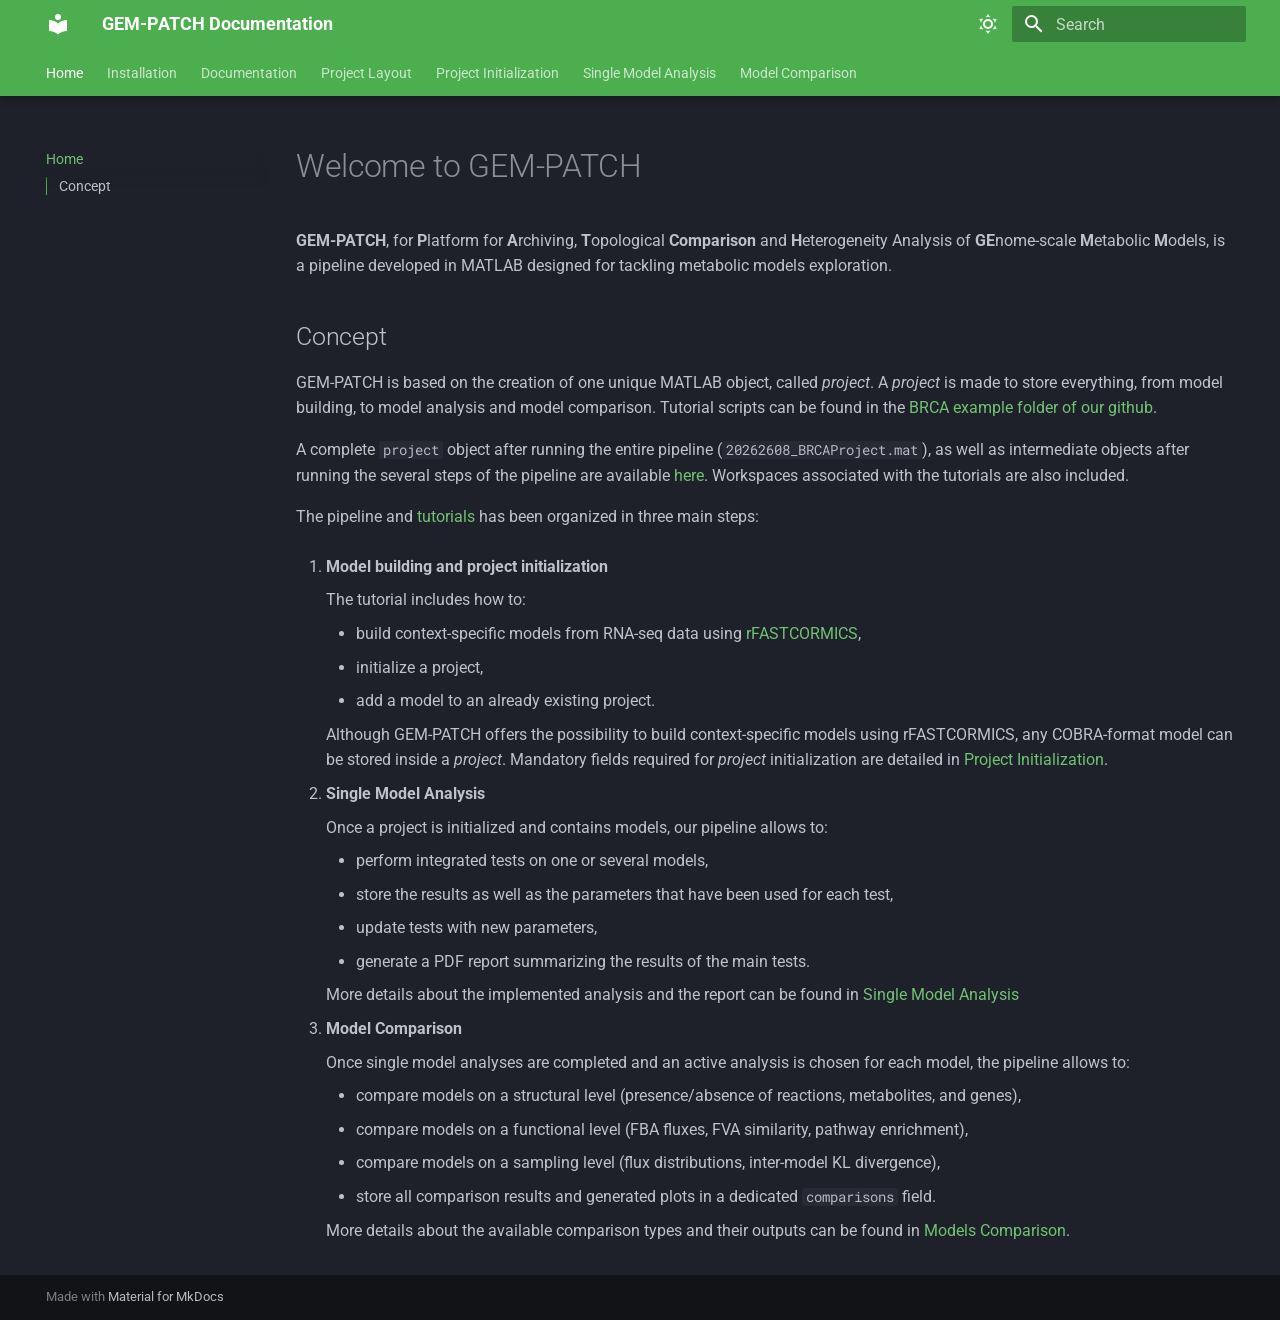
<file: index.html>
<!doctype html>
<html lang="en" class="no-js">
  <head>
    
      <meta charset="utf-8">
      <meta name="viewport" content="width=device-width,initial-scale=1">
      
      
      
        <link rel="canonical" href="https://sysbiolux.github.io/analysisPipelineLVT/">
      
      
      
        <link rel="next" href="installation/">
      
      
        
      
      
      <link rel="icon" href="assets/images/favicon.png">
      <meta name="generator" content="mkdocs-1.6.1, mkdocs-material-9.7.7">
    
    
      
        <title>GEM-PATCH Documentation</title>
      
    
    
      <link rel="stylesheet" href="assets/stylesheets/main.ec1eaa64.min.css">
      
        
        <link rel="stylesheet" href="assets/stylesheets/palette.ab4e12ef.min.css">
      
      


    
    
      
    
    
      
        
        
        <link rel="preconnect" href="https://fonts.gstatic.com" crossorigin>
        <link rel="stylesheet" href="https://fonts.googleapis.com/css?family=Roboto:300,300i,400,400i,700,700i%7CRoboto+Mono:400,400i,700,700i&display=fallback">
        <style>:root{--md-text-font:"Roboto";--md-code-font:"Roboto Mono"}</style>
      
    
    
      <link rel="stylesheet" href="assets/_mkdocstrings.css">
    
    <script>__md_scope=new URL(".",location),__md_hash=e=>[...e].reduce(((e,_)=>(e<<5)-e+_.charCodeAt(0)),0),__md_get=(e,_=localStorage,t=__md_scope)=>JSON.parse(_.getItem(t.pathname+"."+e)),__md_set=(e,_,t=localStorage,a=__md_scope)=>{try{t.setItem(a.pathname+"."+e,JSON.stringify(_))}catch(e){}}</script>
    
      

    
    
  </head>
  
  
    
    
      
    
    
    
    
    <body dir="ltr" data-md-color-scheme="slate" data-md-color-primary="green" data-md-color-accent="deep-purple">
  
    
    <input class="md-toggle" data-md-toggle="drawer" type="checkbox" id="__drawer" autocomplete="off">
    <input class="md-toggle" data-md-toggle="search" type="checkbox" id="__search" autocomplete="off">
    <label class="md-overlay" for="__drawer"></label>
    <div data-md-component="skip">
      
        
        <a href="#welcome-to-gem-patch" class="md-skip">
          Skip to content
        </a>
      
    </div>
    <div data-md-component="announce">
      
    </div>
    
    
      

  

<header class="md-header md-header--shadow md-header--lifted" data-md-component="header">
  <nav class="md-header__inner md-grid" aria-label="Header">
    <a href="." title="GEM-PATCH Documentation" class="md-header__button md-logo" aria-label="GEM-PATCH Documentation" data-md-component="logo">
      
  
  <svg xmlns="http://www.w3.org/2000/svg" viewBox="0 0 24 24"><path d="M12 8a3 3 0 0 0 3-3 3 3 0 0 0-3-3 3 3 0 0 0-3 3 3 3 0 0 0 3 3m0 3.54C9.64 9.35 6.5 8 3 8v11c3.5 0 6.64 1.35 9 3.54 2.36-2.19 5.5-3.54 9-3.54V8c-3.5 0-6.64 1.35-9 3.54"/></svg>

    </a>
    <label class="md-header__button md-icon" for="__drawer">
      
      <svg xmlns="http://www.w3.org/2000/svg" viewBox="0 0 24 24"><path d="M3 6h18v2H3zm0 5h18v2H3zm0 5h18v2H3z"/></svg>
    </label>
    <div class="md-header__title" data-md-component="header-title">
      <div class="md-header__ellipsis">
        <div class="md-header__topic">
          <span class="md-ellipsis">
            GEM-PATCH Documentation
          </span>
        </div>
        <div class="md-header__topic" data-md-component="header-topic">
          <span class="md-ellipsis">
            
              Home
            
          </span>
        </div>
      </div>
    </div>
    
      
        <form class="md-header__option" data-md-component="palette">
  
    
    
    
    <input class="md-option" data-md-color-media="" data-md-color-scheme="slate" data-md-color-primary="green" data-md-color-accent="deep-purple"  aria-label="Dark mode"  type="radio" name="__palette" id="__palette_0">
    
      <label class="md-header__button md-icon" title="Dark mode" for="__palette_1" hidden>
        <svg xmlns="http://www.w3.org/2000/svg" viewBox="0 0 24 24"><path d="M12 7a5 5 0 0 1 5 5 5 5 0 0 1-5 5 5 5 0 0 1-5-5 5 5 0 0 1 5-5m0 2a3 3 0 0 0-3 3 3 3 0 0 0 3 3 3 3 0 0 0 3-3 3 3 0 0 0-3-3m0-7 2.39 3.42C13.65 5.15 12.84 5 12 5s-1.65.15-2.39.42zM3.34 7l4.16-.35A7.2 7.2 0 0 0 5.94 8.5c-.44.74-.69 1.5-.83 2.29zm.02 10 1.76-3.77a7.131 7.131 0 0 0 2.38 4.14zM20.65 7l-1.77 3.79a7.02 7.02 0 0 0-2.38-4.15zm-.01 10-4.14.36c.59-.51 1.12-1.14 1.54-1.86.42-.73.69-1.5.83-2.29zM12 22l-2.41-3.44c.74.27 1.55.44 2.41.44.82 0 1.63-.17 2.37-.44z"/></svg>
      </label>
    
  
    
    
    
    <input class="md-option" data-md-color-media="" data-md-color-scheme="default" data-md-color-primary="indigo" data-md-color-accent="deep-orange"  aria-label="Light mode"  type="radio" name="__palette" id="__palette_1">
    
      <label class="md-header__button md-icon" title="Light mode" for="__palette_0" hidden>
        <svg xmlns="http://www.w3.org/2000/svg" viewBox="0 0 24 24"><path d="m17.75 4.09-2.53 1.94.91 3.06-2.63-1.81-2.63 1.81.91-3.06-2.53-1.94L12.44 4l1.06-3 1.06 3zm3.5 6.91-1.64 1.25.59 1.98-1.7-1.17-1.7 1.17.59-1.98L15.75 11l2.06-.05L18.5 9l.69 1.95zm-2.28 4.95c.83-.08 1.72 1.1 1.19 1.85-.32.45-.66.87-1.08 1.27C15.17 23 8.84 23 4.94 19.07c-3.91-3.9-3.91-10.24 0-14.14.4-.4.82-.76 1.27-1.08.75-.53 1.93.36 1.85 1.19-.27 2.86.69 5.83 2.89 8.02a9.96 9.96 0 0 0 8.02 2.89m-1.64 2.02a12.08 12.08 0 0 1-7.8-3.47c-2.17-2.19-3.33-5-3.49-7.82-2.81 3.14-2.7 7.96.31 10.98 3.02 3.01 7.84 3.12 10.98.31"/></svg>
      </label>
    
  
</form>
      
    
    
      <script>var palette=__md_get("__palette");if(palette&&palette.color){if("(prefers-color-scheme)"===palette.color.media){var media=matchMedia("(prefers-color-scheme: light)"),input=document.querySelector(media.matches?"[data-md-color-media='(prefers-color-scheme: light)']":"[data-md-color-media='(prefers-color-scheme: dark)']");palette.color.media=input.getAttribute("data-md-color-media"),palette.color.scheme=input.getAttribute("data-md-color-scheme"),palette.color.primary=input.getAttribute("data-md-color-primary"),palette.color.accent=input.getAttribute("data-md-color-accent")}for(var[key,value]of Object.entries(palette.color))document.body.setAttribute("data-md-color-"+key,value)}</script>
    
    
    
      
      
        <label class="md-header__button md-icon" for="__search">
          
          <svg xmlns="http://www.w3.org/2000/svg" viewBox="0 0 24 24"><path d="M9.5 3A6.5 6.5 0 0 1 16 9.5c0 1.61-.59 3.09-1.56 4.23l.27.27h.79l5 5-1.5 1.5-5-5v-.79l-.27-.27A6.52 6.52 0 0 1 9.5 16 6.5 6.5 0 0 1 3 9.5 6.5 6.5 0 0 1 9.5 3m0 2C7 5 5 7 5 9.5S7 14 9.5 14 14 12 14 9.5 12 5 9.5 5"/></svg>
        </label>
        <div class="md-search" data-md-component="search" role="dialog">
  <label class="md-search__overlay" for="__search"></label>
  <div class="md-search__inner" role="search">
    <form class="md-search__form" name="search">
      <input type="text" class="md-search__input" name="query" aria-label="Search" placeholder="Search" autocapitalize="off" autocorrect="off" autocomplete="off" spellcheck="false" data-md-component="search-query" required>
      <label class="md-search__icon md-icon" for="__search">
        
        <svg xmlns="http://www.w3.org/2000/svg" viewBox="0 0 24 24"><path d="M9.5 3A6.5 6.5 0 0 1 16 9.5c0 1.61-.59 3.09-1.56 4.23l.27.27h.79l5 5-1.5 1.5-5-5v-.79l-.27-.27A6.52 6.52 0 0 1 9.5 16 6.5 6.5 0 0 1 3 9.5 6.5 6.5 0 0 1 9.5 3m0 2C7 5 5 7 5 9.5S7 14 9.5 14 14 12 14 9.5 12 5 9.5 5"/></svg>
        
        <svg xmlns="http://www.w3.org/2000/svg" viewBox="0 0 24 24"><path d="M20 11v2H8l5.5 5.5-1.42 1.42L4.16 12l7.92-7.92L13.5 5.5 8 11z"/></svg>
      </label>
      <nav class="md-search__options" aria-label="Search">
        
        <button type="reset" class="md-search__icon md-icon" title="Clear" aria-label="Clear" tabindex="-1">
          
          <svg xmlns="http://www.w3.org/2000/svg" viewBox="0 0 24 24"><path d="M19 6.41 17.59 5 12 10.59 6.41 5 5 6.41 10.59 12 5 17.59 6.41 19 12 13.41 17.59 19 19 17.59 13.41 12z"/></svg>
        </button>
      </nav>
      
        <div class="md-search__suggest" data-md-component="search-suggest"></div>
      
    </form>
    <div class="md-search__output">
      <div class="md-search__scrollwrap" tabindex="0" data-md-scrollfix>
        <div class="md-search-result" data-md-component="search-result">
          <div class="md-search-result__meta">
            Initializing search
          </div>
          <ol class="md-search-result__list" role="presentation"></ol>
        </div>
      </div>
    </div>
  </div>
</div>
      
    
    
  </nav>
  
    
      
<nav class="md-tabs" aria-label="Tabs" data-md-component="tabs">
  <div class="md-grid">
    <ul class="md-tabs__list">
      
        
  
  
  
    
  
  
    <li class="md-tabs__item md-tabs__item--active">
      <a href="." class="md-tabs__link">
        
  
  
    
  
  Home

      </a>
    </li>
  

      
        
  
  
  
  
    <li class="md-tabs__item">
      <a href="installation/" class="md-tabs__link">
        
  
  
    
  
  Installation

      </a>
    </li>
  

      
        
  
  
  
  
    <li class="md-tabs__item">
      <a href="references/" class="md-tabs__link">
        
  
  
    
  
  Documentation

      </a>
    </li>
  

      
        
  
  
  
  
    <li class="md-tabs__item">
      <a href="project_layout/" class="md-tabs__link">
        
  
  
    
  
  Project Layout

      </a>
    </li>
  

      
        
  
  
  
  
    <li class="md-tabs__item">
      <a href="project_init/" class="md-tabs__link">
        
  
  
    
  
  Project Initialization

      </a>
    </li>
  

      
        
  
  
  
  
    <li class="md-tabs__item">
      <a href="single_model_analysis/" class="md-tabs__link">
        
  
  
    
  
  Single Model Analysis

      </a>
    </li>
  

      
        
  
  
  
  
    <li class="md-tabs__item">
      <a href="model_comparison/" class="md-tabs__link">
        
  
  
    
  
  Model Comparison

      </a>
    </li>
  

      
    </ul>
  </div>
</nav>
    
  
</header>
    
    <div class="md-container" data-md-component="container">
      
      
        
      
      <main class="md-main" data-md-component="main">
        <div class="md-main__inner md-grid">
          
            
              
              <div class="md-sidebar md-sidebar--primary" data-md-component="sidebar" data-md-type="navigation" >
                <div class="md-sidebar__scrollwrap">
                  <div class="md-sidebar__inner">
                    


  


  

<nav class="md-nav md-nav--primary md-nav--lifted md-nav--integrated" aria-label="Navigation" data-md-level="0">
  <label class="md-nav__title" for="__drawer">
    <a href="." title="GEM-PATCH Documentation" class="md-nav__button md-logo" aria-label="GEM-PATCH Documentation" data-md-component="logo">
      
  
  <svg xmlns="http://www.w3.org/2000/svg" viewBox="0 0 24 24"><path d="M12 8a3 3 0 0 0 3-3 3 3 0 0 0-3-3 3 3 0 0 0-3 3 3 3 0 0 0 3 3m0 3.54C9.64 9.35 6.5 8 3 8v11c3.5 0 6.64 1.35 9 3.54 2.36-2.19 5.5-3.54 9-3.54V8c-3.5 0-6.64 1.35-9 3.54"/></svg>

    </a>
    GEM-PATCH Documentation
  </label>
  
  <ul class="md-nav__list" data-md-scrollfix>
    
      
      
  
  
    
  
  
  
    <li class="md-nav__item md-nav__item--active">
      
      <input class="md-nav__toggle md-toggle" type="checkbox" id="__toc">
      
      
        
      
      
        <label class="md-nav__link md-nav__link--active" for="__toc">
          
  
  
  <span class="md-ellipsis">
    
  
    Home
  

    
  </span>
  
  

          <span class="md-nav__icon md-icon"></span>
        </label>
      
      <a href="." class="md-nav__link md-nav__link--active">
        
  
  
  <span class="md-ellipsis">
    
  
    Home
  

    
  </span>
  
  

      </a>
      
        

<nav class="md-nav md-nav--secondary" aria-label="Table of contents">
  
  
  
    
  
  
    <label class="md-nav__title" for="__toc">
      <span class="md-nav__icon md-icon"></span>
      Table of contents
    </label>
    <ul class="md-nav__list" data-md-component="toc" data-md-scrollfix>
      
        <li class="md-nav__item">
  <a href="#concept" class="md-nav__link">
    <span class="md-ellipsis">
      
        Concept
      
    </span>
  </a>
  
</li>
      
    </ul>
  
</nav>
      
    </li>
  

    
      
      
  
  
  
  
    <li class="md-nav__item">
      <a href="installation/" class="md-nav__link">
        
  
  
  <span class="md-ellipsis">
    
  
    Installation
  

    
  </span>
  
  

      </a>
    </li>
  

    
      
      
  
  
  
  
    <li class="md-nav__item">
      <a href="references/" class="md-nav__link">
        
  
  
  <span class="md-ellipsis">
    
  
    Documentation
  

    
  </span>
  
  

      </a>
    </li>
  

    
      
      
  
  
  
  
    <li class="md-nav__item">
      <a href="project_layout/" class="md-nav__link">
        
  
  
  <span class="md-ellipsis">
    
  
    Project Layout
  

    
  </span>
  
  

      </a>
    </li>
  

    
      
      
  
  
  
  
    <li class="md-nav__item">
      <a href="project_init/" class="md-nav__link">
        
  
  
  <span class="md-ellipsis">
    
  
    Project Initialization
  

    
  </span>
  
  

      </a>
    </li>
  

    
      
      
  
  
  
  
    <li class="md-nav__item">
      <a href="single_model_analysis/" class="md-nav__link">
        
  
  
  <span class="md-ellipsis">
    
  
    Single Model Analysis
  

    
  </span>
  
  

      </a>
    </li>
  

    
      
      
  
  
  
  
    <li class="md-nav__item">
      <a href="model_comparison/" class="md-nav__link">
        
  
  
  <span class="md-ellipsis">
    
  
    Model Comparison
  

    
  </span>
  
  

      </a>
    </li>
  

    
  </ul>
</nav>
                  </div>
                </div>
              </div>
            
            
          
          
            <div class="md-content" data-md-component="content">
              
              <article class="md-content__inner md-typeset">
                
                  



<h1 id="welcome-to-gem-patch">Welcome to GEM-PATCH</h1>
<p><strong>GEM-PATCH</strong>, for <strong>P</strong>latform for <strong>A</strong>rchiving, <strong>T</strong>opological <strong>Comparison</strong> and <strong>H</strong>eterogeneity Analysis of <strong>GE</strong>nome-scale <strong>M</strong>etabolic <strong>M</strong>odels, is a pipeline developed in MATLAB designed for tackling metabolic models exploration.</p>
<h2 id="concept">Concept</h2>
<p>GEM-PATCH is based on the creation of one unique MATLAB object, called <em>project</em>. A <em>project</em> is made to store everything, from model building, to model analysis and model comparison.
Tutorial scripts can be found in the <a href="https://github.com/sysbiolux/analysisPipelineLVT/tree/main/BRCAexample">BRCA example folder of our github</a>.</p>
<p>A complete <code>project</code> object after running the entire pipeline (<code>20262608_BRCAProject.mat</code>), as well as intermediate objects after running the several steps of the pipeline are available <a href="https://zenodo.org/records/22209352?preview=1&amp;token=eyJhbGciOiJIUzUxMiJ9.eyJpZCI6IjIyYmUwNDIxLWM2ZWQtNDFlYi1iYmUwLTQ1Y2Q1ZWIxMGVkNyIsImRhdGEiOnt9LCJyYW5kb20iOiIwNDBiMDRiNTM2MzNjODdkYzdjODk0MjQ4ODQyNWM5NiJ9.AaGq3zPqrzxOAdq4AtCyCkYjNYpDWlzp_JkbtYQgpUU5hq-cHXDmPp_BqpGvtHbRVlkrOpXiiNAFa5dTaEjKYQ">here</a>. Workspaces associated with the tutorials are also included.</p>
<p>The pipeline and <a href="https://github.com/sysbiolux/analysisPipelineLVT/tree/main/BRCAexample">tutorials</a> has been organized in three main steps:</p>
<ol>
<li>
<p><strong>Model building and project initialization</strong></p>
<p>The tutorial includes how to:</p>
<ul>
<li>build context-specific models from RNA-seq data using <a href="https://github.com/sysbiolux/rFASTCORMICS/tree/master/rFASTCORMICS%20for%20RNA-seq%20data/rFASTCORMICS_v2">rFASTCORMICS</a>,</li>
<li>initialize a project,</li>
<li>add a model to an already existing project.</li>
</ul>
<p>Although GEM-PATCH offers the possibility to build context-specific models using rFASTCORMICS, any COBRA-format model can be stored inside a <em>project</em>. Mandatory fields required for <em>project</em> initialization are detailed in <a href="project_init/">Project Initialization</a>.</p>
</li>
<li>
<p><strong>Single Model Analysis</strong></p>
<p>Once a project is initialized and contains models, our pipeline allows to:</p>
<ul>
<li>perform integrated tests on one or several models,</li>
<li>store the results as well as the parameters that have been used for each test,</li>
<li>update tests with new parameters,</li>
<li>generate a PDF report summarizing the results of the main tests.</li>
</ul>
<p>More details about the implemented analysis and the report can be found in <a href="single_model_analysis/">Single Model Analysis</a> </p>
</li>
<li>
<p><strong>Model Comparison</strong></p>
<p>Once single model analyses are completed and an active analysis is chosen for each model, the pipeline allows to:</p>
<ul>
<li>compare models on a structural level (presence/absence of reactions, metabolites, and genes),</li>
<li>compare models on a functional level (FBA fluxes, FVA similarity, pathway enrichment),</li>
<li>compare models on a sampling level (flux distributions, inter-model KL divergence),</li>
<li>store all comparison results and generated plots in a dedicated <code>comparisons</code> field.</li>
</ul>
<p>More details about the available comparison types and their outputs can be found in <a href="model_comparison/">Models Comparison</a>.</p>
</li>
</ol>












                
              </article>
            </div>
          
          
<script>var target=document.getElementById(location.hash.slice(1));target&&target.name&&(target.checked=target.name.startsWith("__tabbed_"))</script>
        </div>
        
      </main>
      
        <footer class="md-footer">
  
  <div class="md-footer-meta md-typeset">
    <div class="md-footer-meta__inner md-grid">
      <div class="md-copyright">
  
  
    Made with
    <a href="https://squidfunk.github.io/mkdocs-material/" target="_blank" rel="noopener">
      Material for MkDocs
    </a>
  
</div>
      
    </div>
  </div>
</footer>
      
    </div>
    <div class="md-dialog" data-md-component="dialog">
      <div class="md-dialog__inner md-typeset"></div>
    </div>
    
    
    
      
      
      <script id="__config" type="application/json">{"annotate": null, "base": ".", "features": ["navigation.tabs.sticky", "navigation.expand", "navigation.tabs", "search.suggest", "search.highlight", "content.code.annotate", "content.code.copy", "content.code.fold", "toc.integrate"], "search": "assets/javascripts/workers/search.2c215733.min.js", "tags": null, "translations": {"clipboard.copied": "Copied to clipboard", "clipboard.copy": "Copy to clipboard", "search.result.more.one": "1 more on this page", "search.result.more.other": "# more on this page", "search.result.none": "No matching documents", "search.result.one": "1 matching document", "search.result.other": "# matching documents", "search.result.placeholder": "Type to start searching", "search.result.term.missing": "Missing", "select.version": "Select version"}, "version": null}</script>
    
    
      <script src="assets/javascripts/bundle.d7400e89.min.js"></script>
      
    
  </body>
</html>
</file>
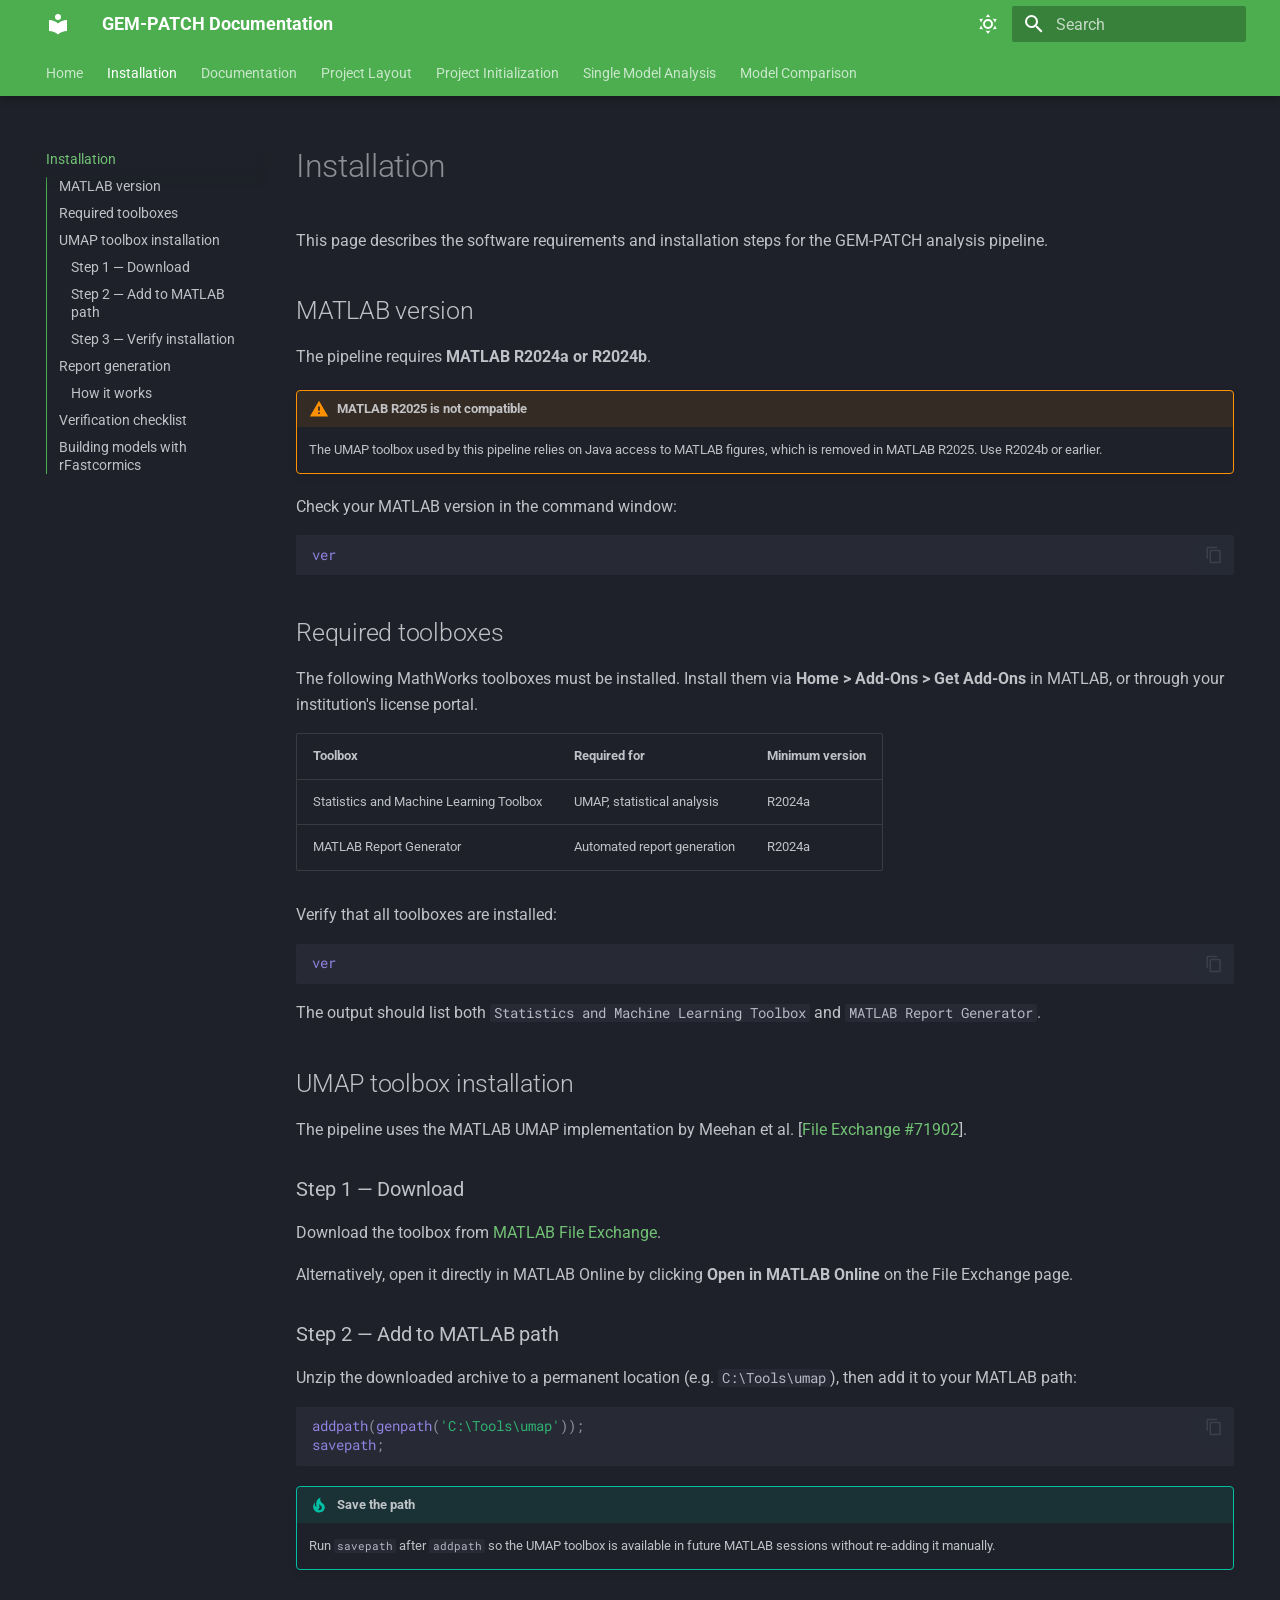
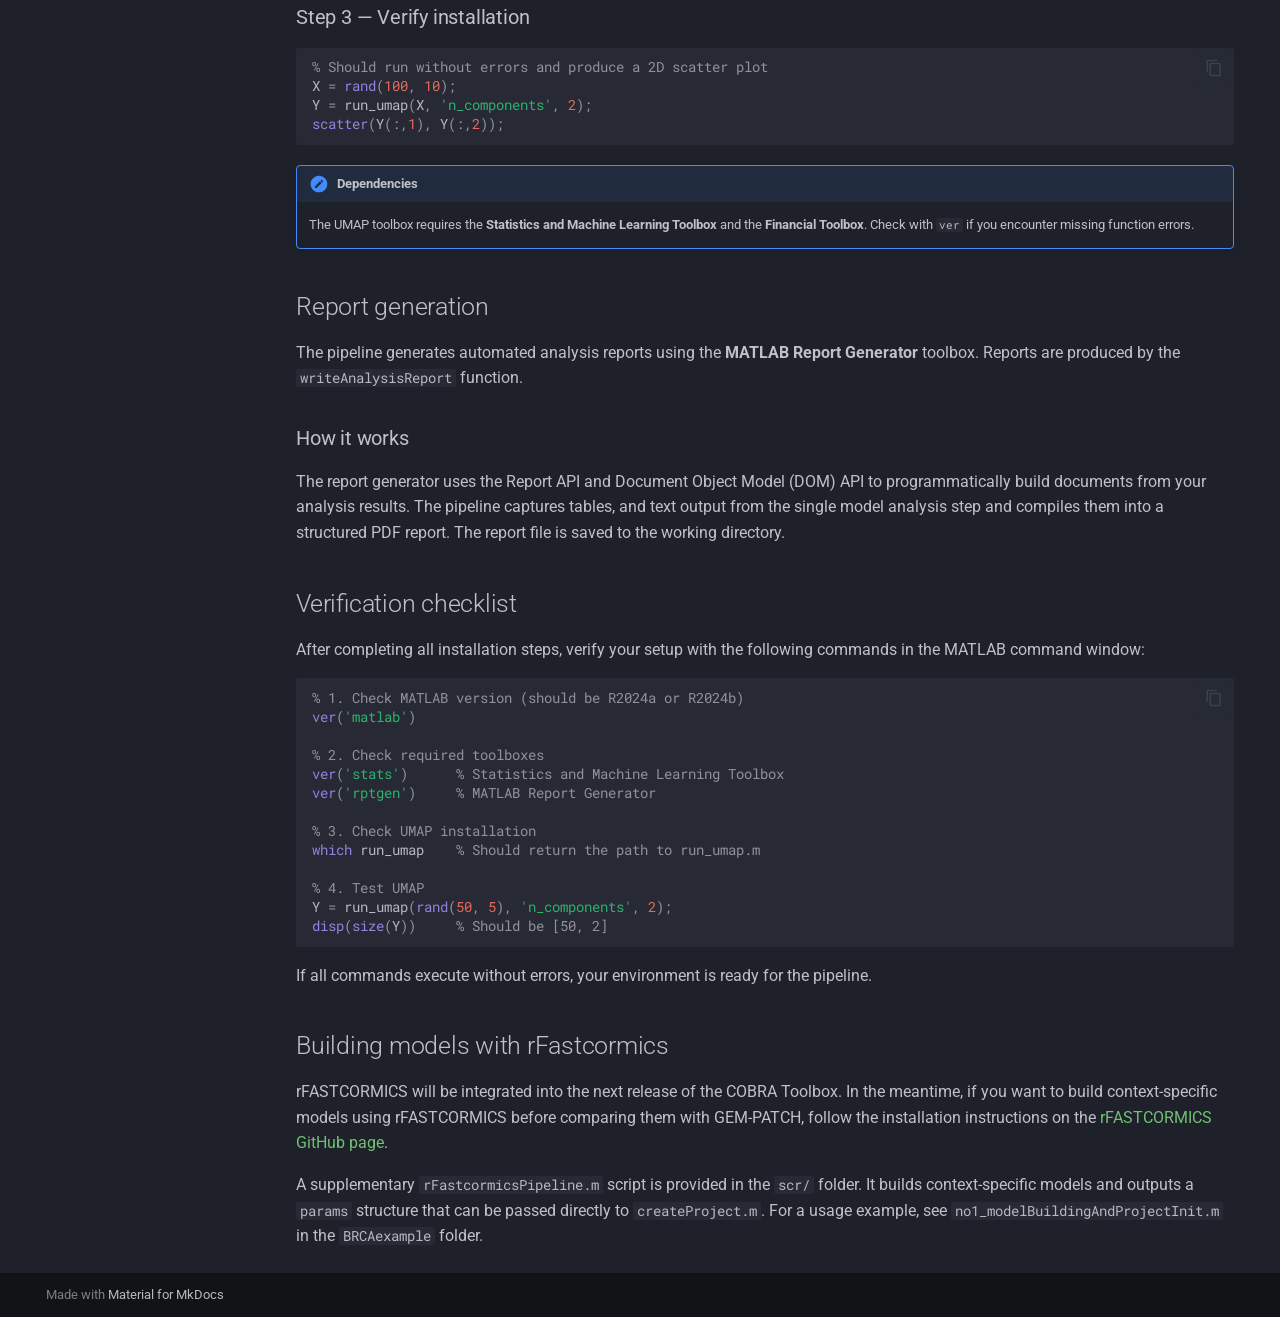
<file: installation/index.html>
<!doctype html>
<html lang="en" class="no-js">
  <head>
    
      <meta charset="utf-8">
      <meta name="viewport" content="width=device-width,initial-scale=1">
      
      
      
        <link rel="canonical" href="https://sysbiolux.github.io/analysisPipelineLVT/installation/">
      
      
        <link rel="prev" href="..">
      
      
        <link rel="next" href="../references/">
      
      
        
      
      
      <link rel="icon" href="../assets/images/favicon.png">
      <meta name="generator" content="mkdocs-1.6.1, mkdocs-material-9.7.7">
    
    
      
        <title>Installation - GEM-PATCH Documentation</title>
      
    
    
      <link rel="stylesheet" href="../assets/stylesheets/main.ec1eaa64.min.css">
      
        
        <link rel="stylesheet" href="../assets/stylesheets/palette.ab4e12ef.min.css">
      
      


    
    
      
    
    
      
        
        
        <link rel="preconnect" href="https://fonts.gstatic.com" crossorigin>
        <link rel="stylesheet" href="https://fonts.googleapis.com/css?family=Roboto:300,300i,400,400i,700,700i%7CRoboto+Mono:400,400i,700,700i&display=fallback">
        <style>:root{--md-text-font:"Roboto";--md-code-font:"Roboto Mono"}</style>
      
    
    
      <link rel="stylesheet" href="../assets/_mkdocstrings.css">
    
    <script>__md_scope=new URL("..",location),__md_hash=e=>[...e].reduce(((e,_)=>(e<<5)-e+_.charCodeAt(0)),0),__md_get=(e,_=localStorage,t=__md_scope)=>JSON.parse(_.getItem(t.pathname+"."+e)),__md_set=(e,_,t=localStorage,a=__md_scope)=>{try{t.setItem(a.pathname+"."+e,JSON.stringify(_))}catch(e){}}</script>
    
      

    
    
  </head>
  
  
    
    
      
    
    
    
    
    <body dir="ltr" data-md-color-scheme="slate" data-md-color-primary="green" data-md-color-accent="deep-purple">
  
    
    <input class="md-toggle" data-md-toggle="drawer" type="checkbox" id="__drawer" autocomplete="off">
    <input class="md-toggle" data-md-toggle="search" type="checkbox" id="__search" autocomplete="off">
    <label class="md-overlay" for="__drawer"></label>
    <div data-md-component="skip">
      
        
        <a href="#installation" class="md-skip">
          Skip to content
        </a>
      
    </div>
    <div data-md-component="announce">
      
    </div>
    
    
      

  

<header class="md-header md-header--shadow md-header--lifted" data-md-component="header">
  <nav class="md-header__inner md-grid" aria-label="Header">
    <a href=".." title="GEM-PATCH Documentation" class="md-header__button md-logo" aria-label="GEM-PATCH Documentation" data-md-component="logo">
      
  
  <svg xmlns="http://www.w3.org/2000/svg" viewBox="0 0 24 24"><path d="M12 8a3 3 0 0 0 3-3 3 3 0 0 0-3-3 3 3 0 0 0-3 3 3 3 0 0 0 3 3m0 3.54C9.64 9.35 6.5 8 3 8v11c3.5 0 6.64 1.35 9 3.54 2.36-2.19 5.5-3.54 9-3.54V8c-3.5 0-6.64 1.35-9 3.54"/></svg>

    </a>
    <label class="md-header__button md-icon" for="__drawer">
      
      <svg xmlns="http://www.w3.org/2000/svg" viewBox="0 0 24 24"><path d="M3 6h18v2H3zm0 5h18v2H3zm0 5h18v2H3z"/></svg>
    </label>
    <div class="md-header__title" data-md-component="header-title">
      <div class="md-header__ellipsis">
        <div class="md-header__topic">
          <span class="md-ellipsis">
            GEM-PATCH Documentation
          </span>
        </div>
        <div class="md-header__topic" data-md-component="header-topic">
          <span class="md-ellipsis">
            
              Installation
            
          </span>
        </div>
      </div>
    </div>
    
      
        <form class="md-header__option" data-md-component="palette">
  
    
    
    
    <input class="md-option" data-md-color-media="" data-md-color-scheme="slate" data-md-color-primary="green" data-md-color-accent="deep-purple"  aria-label="Dark mode"  type="radio" name="__palette" id="__palette_0">
    
      <label class="md-header__button md-icon" title="Dark mode" for="__palette_1" hidden>
        <svg xmlns="http://www.w3.org/2000/svg" viewBox="0 0 24 24"><path d="M12 7a5 5 0 0 1 5 5 5 5 0 0 1-5 5 5 5 0 0 1-5-5 5 5 0 0 1 5-5m0 2a3 3 0 0 0-3 3 3 3 0 0 0 3 3 3 3 0 0 0 3-3 3 3 0 0 0-3-3m0-7 2.39 3.42C13.65 5.15 12.84 5 12 5s-1.65.15-2.39.42zM3.34 7l4.16-.35A7.2 7.2 0 0 0 5.94 8.5c-.44.74-.69 1.5-.83 2.29zm.02 10 1.76-3.77a7.131 7.131 0 0 0 2.38 4.14zM20.65 7l-1.77 3.79a7.02 7.02 0 0 0-2.38-4.15zm-.01 10-4.14.36c.59-.51 1.12-1.14 1.54-1.86.42-.73.69-1.5.83-2.29zM12 22l-2.41-3.44c.74.27 1.55.44 2.41.44.82 0 1.63-.17 2.37-.44z"/></svg>
      </label>
    
  
    
    
    
    <input class="md-option" data-md-color-media="" data-md-color-scheme="default" data-md-color-primary="indigo" data-md-color-accent="deep-orange"  aria-label="Light mode"  type="radio" name="__palette" id="__palette_1">
    
      <label class="md-header__button md-icon" title="Light mode" for="__palette_0" hidden>
        <svg xmlns="http://www.w3.org/2000/svg" viewBox="0 0 24 24"><path d="m17.75 4.09-2.53 1.94.91 3.06-2.63-1.81-2.63 1.81.91-3.06-2.53-1.94L12.44 4l1.06-3 1.06 3zm3.5 6.91-1.64 1.25.59 1.98-1.7-1.17-1.7 1.17.59-1.98L15.75 11l2.06-.05L18.5 9l.69 1.95zm-2.28 4.95c.83-.08 1.72 1.1 1.19 1.85-.32.45-.66.87-1.08 1.27C15.17 23 8.84 23 4.94 19.07c-3.91-3.9-3.91-10.24 0-14.14.4-.4.82-.76 1.27-1.08.75-.53 1.93.36 1.85 1.19-.27 2.86.69 5.83 2.89 8.02a9.96 9.96 0 0 0 8.02 2.89m-1.64 2.02a12.08 12.08 0 0 1-7.8-3.47c-2.17-2.19-3.33-5-3.49-7.82-2.81 3.14-2.7 7.96.31 10.98 3.02 3.01 7.84 3.12 10.98.31"/></svg>
      </label>
    
  
</form>
      
    
    
      <script>var palette=__md_get("__palette");if(palette&&palette.color){if("(prefers-color-scheme)"===palette.color.media){var media=matchMedia("(prefers-color-scheme: light)"),input=document.querySelector(media.matches?"[data-md-color-media='(prefers-color-scheme: light)']":"[data-md-color-media='(prefers-color-scheme: dark)']");palette.color.media=input.getAttribute("data-md-color-media"),palette.color.scheme=input.getAttribute("data-md-color-scheme"),palette.color.primary=input.getAttribute("data-md-color-primary"),palette.color.accent=input.getAttribute("data-md-color-accent")}for(var[key,value]of Object.entries(palette.color))document.body.setAttribute("data-md-color-"+key,value)}</script>
    
    
    
      
      
        <label class="md-header__button md-icon" for="__search">
          
          <svg xmlns="http://www.w3.org/2000/svg" viewBox="0 0 24 24"><path d="M9.5 3A6.5 6.5 0 0 1 16 9.5c0 1.61-.59 3.09-1.56 4.23l.27.27h.79l5 5-1.5 1.5-5-5v-.79l-.27-.27A6.52 6.52 0 0 1 9.5 16 6.5 6.5 0 0 1 3 9.5 6.5 6.5 0 0 1 9.5 3m0 2C7 5 5 7 5 9.5S7 14 9.5 14 14 12 14 9.5 12 5 9.5 5"/></svg>
        </label>
        <div class="md-search" data-md-component="search" role="dialog">
  <label class="md-search__overlay" for="__search"></label>
  <div class="md-search__inner" role="search">
    <form class="md-search__form" name="search">
      <input type="text" class="md-search__input" name="query" aria-label="Search" placeholder="Search" autocapitalize="off" autocorrect="off" autocomplete="off" spellcheck="false" data-md-component="search-query" required>
      <label class="md-search__icon md-icon" for="__search">
        
        <svg xmlns="http://www.w3.org/2000/svg" viewBox="0 0 24 24"><path d="M9.5 3A6.5 6.5 0 0 1 16 9.5c0 1.61-.59 3.09-1.56 4.23l.27.27h.79l5 5-1.5 1.5-5-5v-.79l-.27-.27A6.52 6.52 0 0 1 9.5 16 6.5 6.5 0 0 1 3 9.5 6.5 6.5 0 0 1 9.5 3m0 2C7 5 5 7 5 9.5S7 14 9.5 14 14 12 14 9.5 12 5 9.5 5"/></svg>
        
        <svg xmlns="http://www.w3.org/2000/svg" viewBox="0 0 24 24"><path d="M20 11v2H8l5.5 5.5-1.42 1.42L4.16 12l7.92-7.92L13.5 5.5 8 11z"/></svg>
      </label>
      <nav class="md-search__options" aria-label="Search">
        
        <button type="reset" class="md-search__icon md-icon" title="Clear" aria-label="Clear" tabindex="-1">
          
          <svg xmlns="http://www.w3.org/2000/svg" viewBox="0 0 24 24"><path d="M19 6.41 17.59 5 12 10.59 6.41 5 5 6.41 10.59 12 5 17.59 6.41 19 12 13.41 17.59 19 19 17.59 13.41 12z"/></svg>
        </button>
      </nav>
      
        <div class="md-search__suggest" data-md-component="search-suggest"></div>
      
    </form>
    <div class="md-search__output">
      <div class="md-search__scrollwrap" tabindex="0" data-md-scrollfix>
        <div class="md-search-result" data-md-component="search-result">
          <div class="md-search-result__meta">
            Initializing search
          </div>
          <ol class="md-search-result__list" role="presentation"></ol>
        </div>
      </div>
    </div>
  </div>
</div>
      
    
    
  </nav>
  
    
      
<nav class="md-tabs" aria-label="Tabs" data-md-component="tabs">
  <div class="md-grid">
    <ul class="md-tabs__list">
      
        
  
  
  
  
    <li class="md-tabs__item">
      <a href=".." class="md-tabs__link">
        
  
  
    
  
  Home

      </a>
    </li>
  

      
        
  
  
  
    
  
  
    <li class="md-tabs__item md-tabs__item--active">
      <a href="./" class="md-tabs__link">
        
  
  
    
  
  Installation

      </a>
    </li>
  

      
        
  
  
  
  
    <li class="md-tabs__item">
      <a href="../references/" class="md-tabs__link">
        
  
  
    
  
  Documentation

      </a>
    </li>
  

      
        
  
  
  
  
    <li class="md-tabs__item">
      <a href="../project_layout/" class="md-tabs__link">
        
  
  
    
  
  Project Layout

      </a>
    </li>
  

      
        
  
  
  
  
    <li class="md-tabs__item">
      <a href="../project_init/" class="md-tabs__link">
        
  
  
    
  
  Project Initialization

      </a>
    </li>
  

      
        
  
  
  
  
    <li class="md-tabs__item">
      <a href="../single_model_analysis/" class="md-tabs__link">
        
  
  
    
  
  Single Model Analysis

      </a>
    </li>
  

      
        
  
  
  
  
    <li class="md-tabs__item">
      <a href="../model_comparison/" class="md-tabs__link">
        
  
  
    
  
  Model Comparison

      </a>
    </li>
  

      
    </ul>
  </div>
</nav>
    
  
</header>
    
    <div class="md-container" data-md-component="container">
      
      
        
      
      <main class="md-main" data-md-component="main">
        <div class="md-main__inner md-grid">
          
            
              
              <div class="md-sidebar md-sidebar--primary" data-md-component="sidebar" data-md-type="navigation" >
                <div class="md-sidebar__scrollwrap">
                  <div class="md-sidebar__inner">
                    


  


  

<nav class="md-nav md-nav--primary md-nav--lifted md-nav--integrated" aria-label="Navigation" data-md-level="0">
  <label class="md-nav__title" for="__drawer">
    <a href=".." title="GEM-PATCH Documentation" class="md-nav__button md-logo" aria-label="GEM-PATCH Documentation" data-md-component="logo">
      
  
  <svg xmlns="http://www.w3.org/2000/svg" viewBox="0 0 24 24"><path d="M12 8a3 3 0 0 0 3-3 3 3 0 0 0-3-3 3 3 0 0 0-3 3 3 3 0 0 0 3 3m0 3.54C9.64 9.35 6.5 8 3 8v11c3.5 0 6.64 1.35 9 3.54 2.36-2.19 5.5-3.54 9-3.54V8c-3.5 0-6.64 1.35-9 3.54"/></svg>

    </a>
    GEM-PATCH Documentation
  </label>
  
  <ul class="md-nav__list" data-md-scrollfix>
    
      
      
  
  
  
  
    <li class="md-nav__item">
      <a href=".." class="md-nav__link">
        
  
  
  <span class="md-ellipsis">
    
  
    Home
  

    
  </span>
  
  

      </a>
    </li>
  

    
      
      
  
  
    
  
  
  
    <li class="md-nav__item md-nav__item--active">
      
      <input class="md-nav__toggle md-toggle" type="checkbox" id="__toc">
      
      
        
      
      
        <label class="md-nav__link md-nav__link--active" for="__toc">
          
  
  
  <span class="md-ellipsis">
    
  
    Installation
  

    
  </span>
  
  

          <span class="md-nav__icon md-icon"></span>
        </label>
      
      <a href="./" class="md-nav__link md-nav__link--active">
        
  
  
  <span class="md-ellipsis">
    
  
    Installation
  

    
  </span>
  
  

      </a>
      
        

<nav class="md-nav md-nav--secondary" aria-label="Table of contents">
  
  
  
    
  
  
    <label class="md-nav__title" for="__toc">
      <span class="md-nav__icon md-icon"></span>
      Table of contents
    </label>
    <ul class="md-nav__list" data-md-component="toc" data-md-scrollfix>
      
        <li class="md-nav__item">
  <a href="#matlab-version" class="md-nav__link">
    <span class="md-ellipsis">
      
        MATLAB version
      
    </span>
  </a>
  
</li>
      
        <li class="md-nav__item">
  <a href="#required-toolboxes" class="md-nav__link">
    <span class="md-ellipsis">
      
        Required toolboxes
      
    </span>
  </a>
  
</li>
      
        <li class="md-nav__item">
  <a href="#umap-toolbox-installation" class="md-nav__link">
    <span class="md-ellipsis">
      
        UMAP toolbox installation
      
    </span>
  </a>
  
    <nav class="md-nav" aria-label="UMAP toolbox installation">
      <ul class="md-nav__list">
        
          <li class="md-nav__item">
  <a href="#step-1-download" class="md-nav__link">
    <span class="md-ellipsis">
      
        Step 1 — Download
      
    </span>
  </a>
  
</li>
        
          <li class="md-nav__item">
  <a href="#step-2-add-to-matlab-path" class="md-nav__link">
    <span class="md-ellipsis">
      
        Step 2 — Add to MATLAB path
      
    </span>
  </a>
  
</li>
        
          <li class="md-nav__item">
  <a href="#step-3-verify-installation" class="md-nav__link">
    <span class="md-ellipsis">
      
        Step 3 — Verify installation
      
    </span>
  </a>
  
</li>
        
      </ul>
    </nav>
  
</li>
      
        <li class="md-nav__item">
  <a href="#report-generation" class="md-nav__link">
    <span class="md-ellipsis">
      
        Report generation
      
    </span>
  </a>
  
    <nav class="md-nav" aria-label="Report generation">
      <ul class="md-nav__list">
        
          <li class="md-nav__item">
  <a href="#how-it-works" class="md-nav__link">
    <span class="md-ellipsis">
      
        How it works
      
    </span>
  </a>
  
</li>
        
      </ul>
    </nav>
  
</li>
      
        <li class="md-nav__item">
  <a href="#verification-checklist" class="md-nav__link">
    <span class="md-ellipsis">
      
        Verification checklist
      
    </span>
  </a>
  
</li>
      
        <li class="md-nav__item">
  <a href="#building-models-with-rfastcormics" class="md-nav__link">
    <span class="md-ellipsis">
      
        Building models with rFastcormics
      
    </span>
  </a>
  
</li>
      
    </ul>
  
</nav>
      
    </li>
  

    
      
      
  
  
  
  
    <li class="md-nav__item">
      <a href="../references/" class="md-nav__link">
        
  
  
  <span class="md-ellipsis">
    
  
    Documentation
  

    
  </span>
  
  

      </a>
    </li>
  

    
      
      
  
  
  
  
    <li class="md-nav__item">
      <a href="../project_layout/" class="md-nav__link">
        
  
  
  <span class="md-ellipsis">
    
  
    Project Layout
  

    
  </span>
  
  

      </a>
    </li>
  

    
      
      
  
  
  
  
    <li class="md-nav__item">
      <a href="../project_init/" class="md-nav__link">
        
  
  
  <span class="md-ellipsis">
    
  
    Project Initialization
  

    
  </span>
  
  

      </a>
    </li>
  

    
      
      
  
  
  
  
    <li class="md-nav__item">
      <a href="../single_model_analysis/" class="md-nav__link">
        
  
  
  <span class="md-ellipsis">
    
  
    Single Model Analysis
  

    
  </span>
  
  

      </a>
    </li>
  

    
      
      
  
  
  
  
    <li class="md-nav__item">
      <a href="../model_comparison/" class="md-nav__link">
        
  
  
  <span class="md-ellipsis">
    
  
    Model Comparison
  

    
  </span>
  
  

      </a>
    </li>
  

    
  </ul>
</nav>
                  </div>
                </div>
              </div>
            
            
          
          
            <div class="md-content" data-md-component="content">
              
              <article class="md-content__inner md-typeset">
                
                  



<h1 id="installation">Installation</h1>
<p>This page describes the software requirements and installation steps for the GEM-PATCH analysis pipeline.</p>
<h2 id="matlab-version">MATLAB version</h2>
<p>The pipeline requires <strong>MATLAB R2024a or R2024b</strong>.</p>
<div class="admonition warning">
<p class="admonition-title">MATLAB R2025 is not compatible</p>
<p>The UMAP toolbox used by this pipeline relies on Java access to MATLAB figures, which is removed in MATLAB R2025. Use R2024b or earlier.</p>
</div>
<p>Check your MATLAB version in the command window:</p>
<div class="highlight"><pre><span></span><code><span class="nb">ver</span>
</code></pre></div>
<h2 id="required-toolboxes">Required toolboxes</h2>
<p>The following MathWorks toolboxes must be installed. Install them via <strong>Home &gt; Add-Ons &gt; Get Add-Ons</strong> in MATLAB, or through your institution's license portal.</p>
<table>
<thead>
<tr>
<th>Toolbox</th>
<th>Required for</th>
<th>Minimum version</th>
</tr>
</thead>
<tbody>
<tr>
<td>Statistics and Machine Learning Toolbox</td>
<td>UMAP, statistical analysis</td>
<td>R2024a</td>
</tr>
<tr>
<td>MATLAB Report Generator</td>
<td>Automated report generation</td>
<td>R2024a</td>
</tr>
</tbody>
</table>
<p>Verify that all toolboxes are installed:</p>
<div class="highlight"><pre><span></span><code><span class="nb">ver</span>
</code></pre></div>
<p>The output should list both <code>Statistics and Machine Learning Toolbox</code> and <code>MATLAB Report Generator</code>.</p>
<h2 id="umap-toolbox-installation">UMAP toolbox installation</h2>
<p>The pipeline uses the MATLAB UMAP implementation by Meehan et al. [<a href="https://www.mathworks.com/matlabcentral/fileexchange/71902-uniform-manifold-approximation-and-projection-umap">File Exchange #71902</a>].</p>
<h3 id="step-1-download">Step 1 — Download</h3>
<p>Download the toolbox from <a href="https://www.mathworks.com/matlabcentral/fileexchange/71902-uniform-manifold-approximation-and-projection-umap">MATLAB File Exchange</a>.</p>
<p>Alternatively, open it directly in MATLAB Online by clicking <strong>Open in MATLAB Online</strong> on the File Exchange page.</p>
<h3 id="step-2-add-to-matlab-path">Step 2 — Add to MATLAB path</h3>
<p>Unzip the downloaded archive to a permanent location (e.g. <code>C:\Tools\umap</code>), then add it to your MATLAB path:</p>
<div class="highlight"><pre><span></span><code><span class="nb">addpath</span><span class="p">(</span><span class="nb">genpath</span><span class="p">(</span><span class="s">'C:\Tools\umap'</span><span class="p">));</span>
<span class="nb">savepath</span><span class="p">;</span>
</code></pre></div>
<div class="admonition tip">
<p class="admonition-title">Save the path</p>
<p>Run <code>savepath</code> after <code>addpath</code> so the UMAP toolbox is available in future MATLAB sessions without re-adding it manually.</p>
</div>
<h3 id="step-3-verify-installation">Step 3 — Verify installation</h3>
<div class="highlight"><pre><span></span><code><span class="c">% Should run without errors and produce a 2D scatter plot</span>
<span class="n">X</span><span class="w"> </span><span class="p">=</span><span class="w"> </span><span class="nb">rand</span><span class="p">(</span><span class="mi">100</span><span class="p">,</span><span class="w"> </span><span class="mi">10</span><span class="p">);</span>
<span class="n">Y</span><span class="w"> </span><span class="p">=</span><span class="w"> </span><span class="n">run_umap</span><span class="p">(</span><span class="n">X</span><span class="p">,</span><span class="w"> </span><span class="s">'n_components'</span><span class="p">,</span><span class="w"> </span><span class="mi">2</span><span class="p">);</span>
<span class="nb">scatter</span><span class="p">(</span><span class="n">Y</span><span class="p">(:,</span><span class="mi">1</span><span class="p">),</span><span class="w"> </span><span class="n">Y</span><span class="p">(:,</span><span class="mi">2</span><span class="p">));</span>
</code></pre></div>
<div class="admonition note">
<p class="admonition-title">Dependencies</p>
<p>The UMAP toolbox requires the <strong>Statistics and Machine Learning Toolbox</strong> and the <strong>Financial Toolbox</strong>. Check with <code>ver</code> if you encounter missing function errors.</p>
</div>
<h2 id="report-generation">Report generation</h2>
<p>The pipeline generates automated analysis reports using the <strong>MATLAB Report Generator</strong> toolbox. Reports are produced by the <code>writeAnalysisReport</code> function.</p>
<h3 id="how-it-works">How it works</h3>
<p>The report generator uses the Report API and Document Object Model (DOM) API to programmatically build documents from your analysis results. The pipeline captures tables, and text output from the single model analysis step and compiles them into a structured PDF report. The report file is saved to the working directory.</p>
<h2 id="verification-checklist">Verification checklist</h2>
<p>After completing all installation steps, verify your setup with the following commands in the MATLAB command window:</p>
<div class="highlight"><pre><span></span><code><span class="c">% 1. Check MATLAB version (should be R2024a or R2024b)</span>
<span class="nb">ver</span><span class="p">(</span><span class="s">'matlab'</span><span class="p">)</span>

<span class="c">% 2. Check required toolboxes</span>
<span class="nb">ver</span><span class="p">(</span><span class="s">'stats'</span><span class="p">)</span><span class="w">      </span><span class="c">% Statistics and Machine Learning Toolbox</span>
<span class="nb">ver</span><span class="p">(</span><span class="s">'rptgen'</span><span class="p">)</span><span class="w">     </span><span class="c">% MATLAB Report Generator</span>

<span class="c">% 3. Check UMAP installation</span>
<span class="nb">which</span><span class="w"> </span><span class="n">run_umap</span><span class="w">    </span><span class="c">% Should return the path to run_umap.m</span>

<span class="c">% 4. Test UMAP</span>
<span class="n">Y</span><span class="w"> </span><span class="p">=</span><span class="w"> </span><span class="n">run_umap</span><span class="p">(</span><span class="nb">rand</span><span class="p">(</span><span class="mi">50</span><span class="p">,</span><span class="w"> </span><span class="mi">5</span><span class="p">),</span><span class="w"> </span><span class="s">'n_components'</span><span class="p">,</span><span class="w"> </span><span class="mi">2</span><span class="p">);</span>
<span class="nb">disp</span><span class="p">(</span><span class="nb">size</span><span class="p">(</span><span class="n">Y</span><span class="p">))</span><span class="w">     </span><span class="c">% Should be [50, 2]</span>
</code></pre></div>
<p>If all commands execute without errors, your environment is ready for the pipeline.</p>
<h2 id="building-models-with-rfastcormics">Building models with rFastcormics</h2>
<p>rFASTCORMICS will be integrated into the next release of the COBRA Toolbox. In the meantime, if you want to build context-specific models using rFASTCORMICS before comparing them with GEM-PATCH, follow the installation instructions on the <a href="https://github.com/sysbiolux/rFASTCORMICS/tree/master/rFASTCORMICS%20for%20RNA-seq%20data/rFASTCORMICS_v2">rFASTCORMICS GitHub page</a>.</p>
<p>A supplementary <code>rFastcormicsPipeline.m</code> script is provided in the <code>scr/</code> folder. It builds context-specific models and outputs a <code>params</code> structure that can be passed directly to <code>createProject.m</code>. For a usage example, see <code>no1_modelBuildingAndProjectInit.m</code> in the <code>BRCAexample</code> folder.</p>












                
              </article>
            </div>
          
          
<script>var target=document.getElementById(location.hash.slice(1));target&&target.name&&(target.checked=target.name.startsWith("__tabbed_"))</script>
        </div>
        
      </main>
      
        <footer class="md-footer">
  
  <div class="md-footer-meta md-typeset">
    <div class="md-footer-meta__inner md-grid">
      <div class="md-copyright">
  
  
    Made with
    <a href="https://squidfunk.github.io/mkdocs-material/" target="_blank" rel="noopener">
      Material for MkDocs
    </a>
  
</div>
      
    </div>
  </div>
</footer>
      
    </div>
    <div class="md-dialog" data-md-component="dialog">
      <div class="md-dialog__inner md-typeset"></div>
    </div>
    
    
    
      
      
      <script id="__config" type="application/json">{"annotate": null, "base": "..", "features": ["navigation.tabs.sticky", "navigation.expand", "navigation.tabs", "search.suggest", "search.highlight", "content.code.annotate", "content.code.copy", "content.code.fold", "toc.integrate"], "search": "../assets/javascripts/workers/search.2c215733.min.js", "tags": null, "translations": {"clipboard.copied": "Copied to clipboard", "clipboard.copy": "Copy to clipboard", "search.result.more.one": "1 more on this page", "search.result.more.other": "# more on this page", "search.result.none": "No matching documents", "search.result.one": "1 matching document", "search.result.other": "# matching documents", "search.result.placeholder": "Type to start searching", "search.result.term.missing": "Missing", "select.version": "Select version"}, "version": null}</script>
    
    
      <script src="../assets/javascripts/bundle.d7400e89.min.js"></script>
      
    
  </body>
</html>
</file>
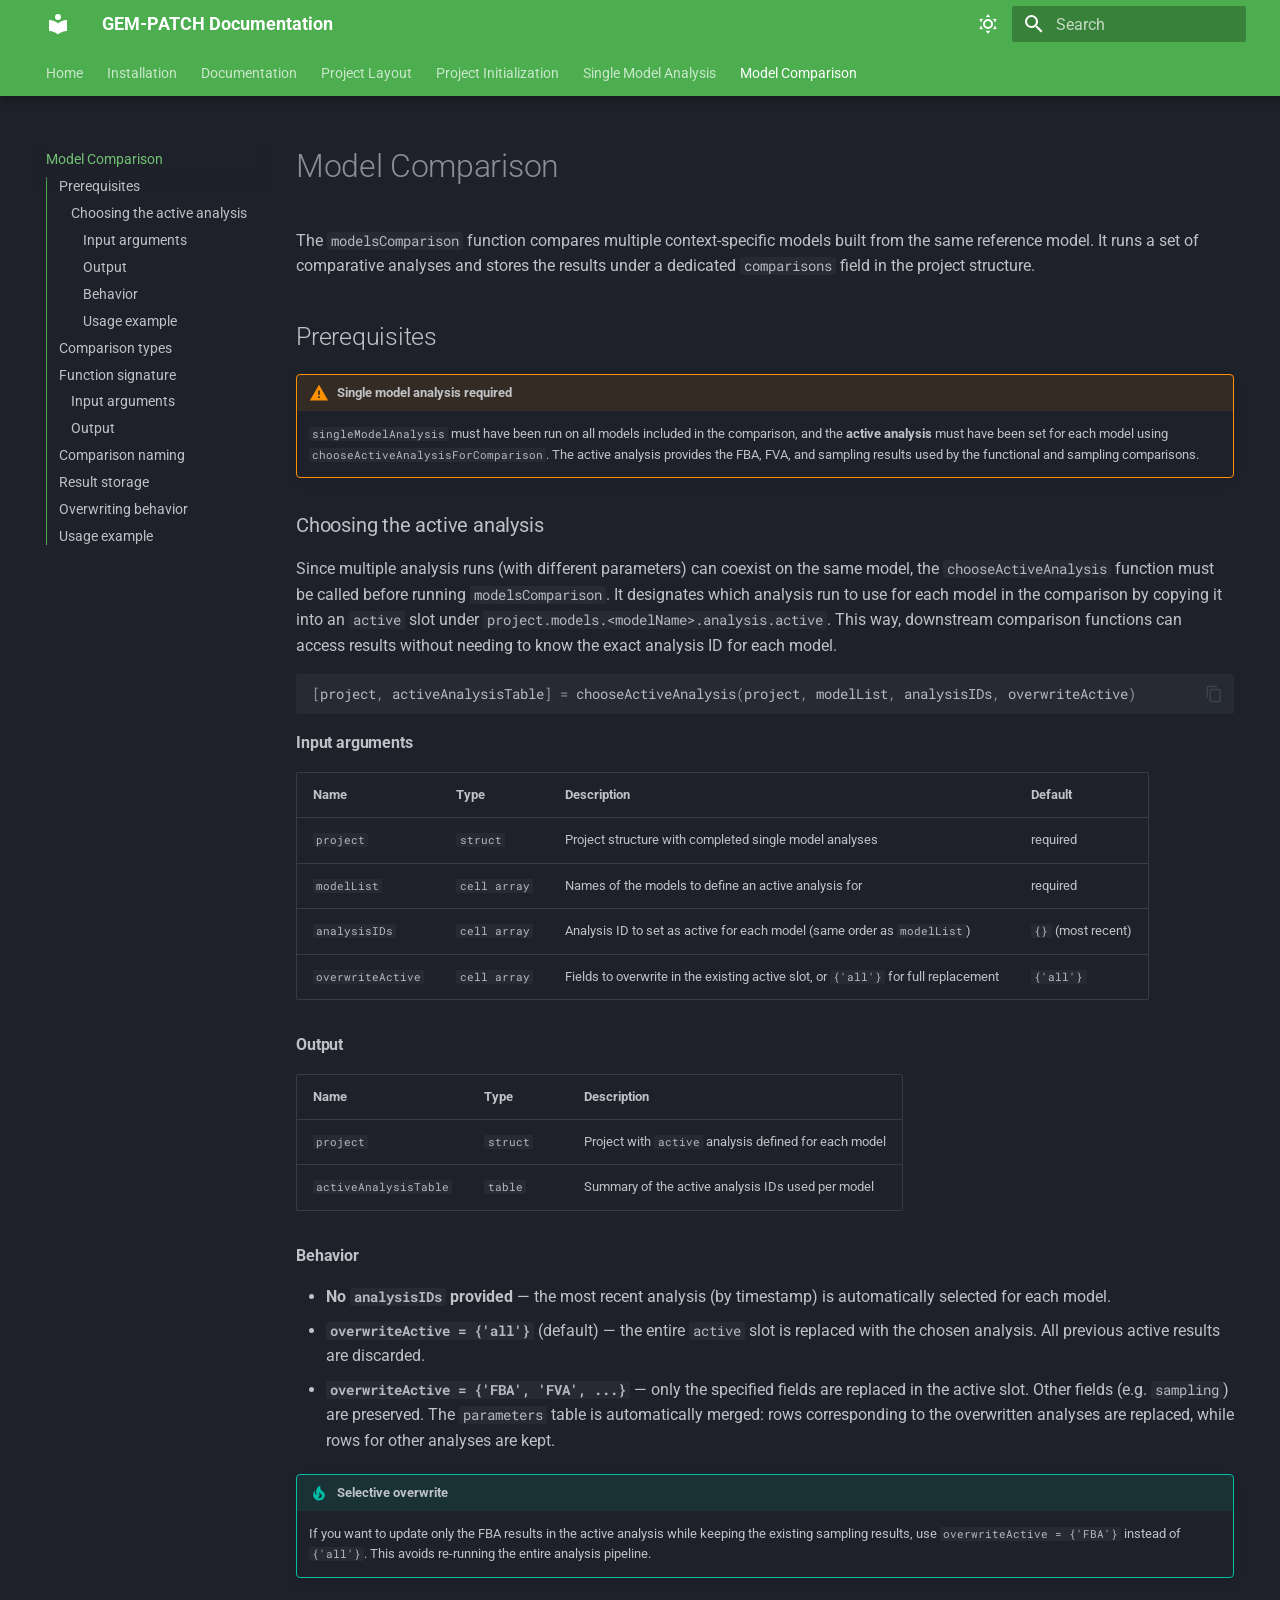
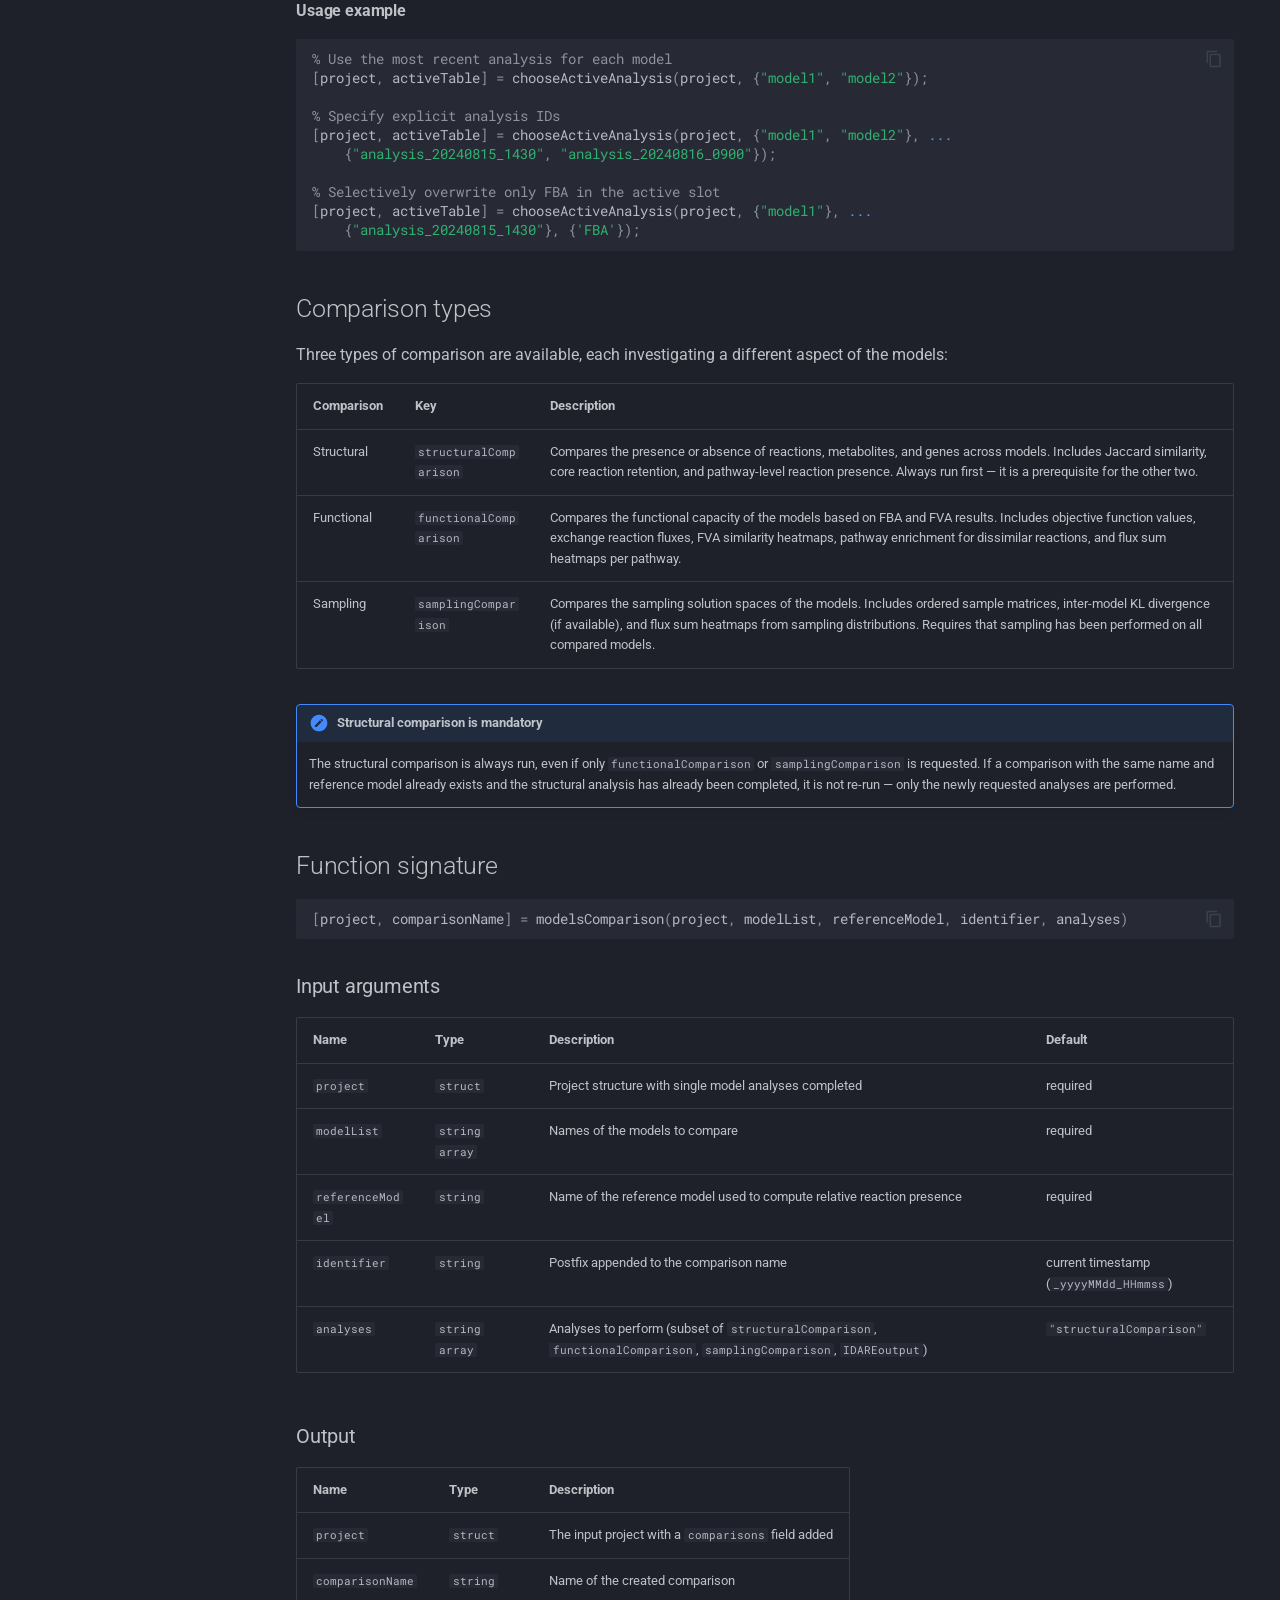
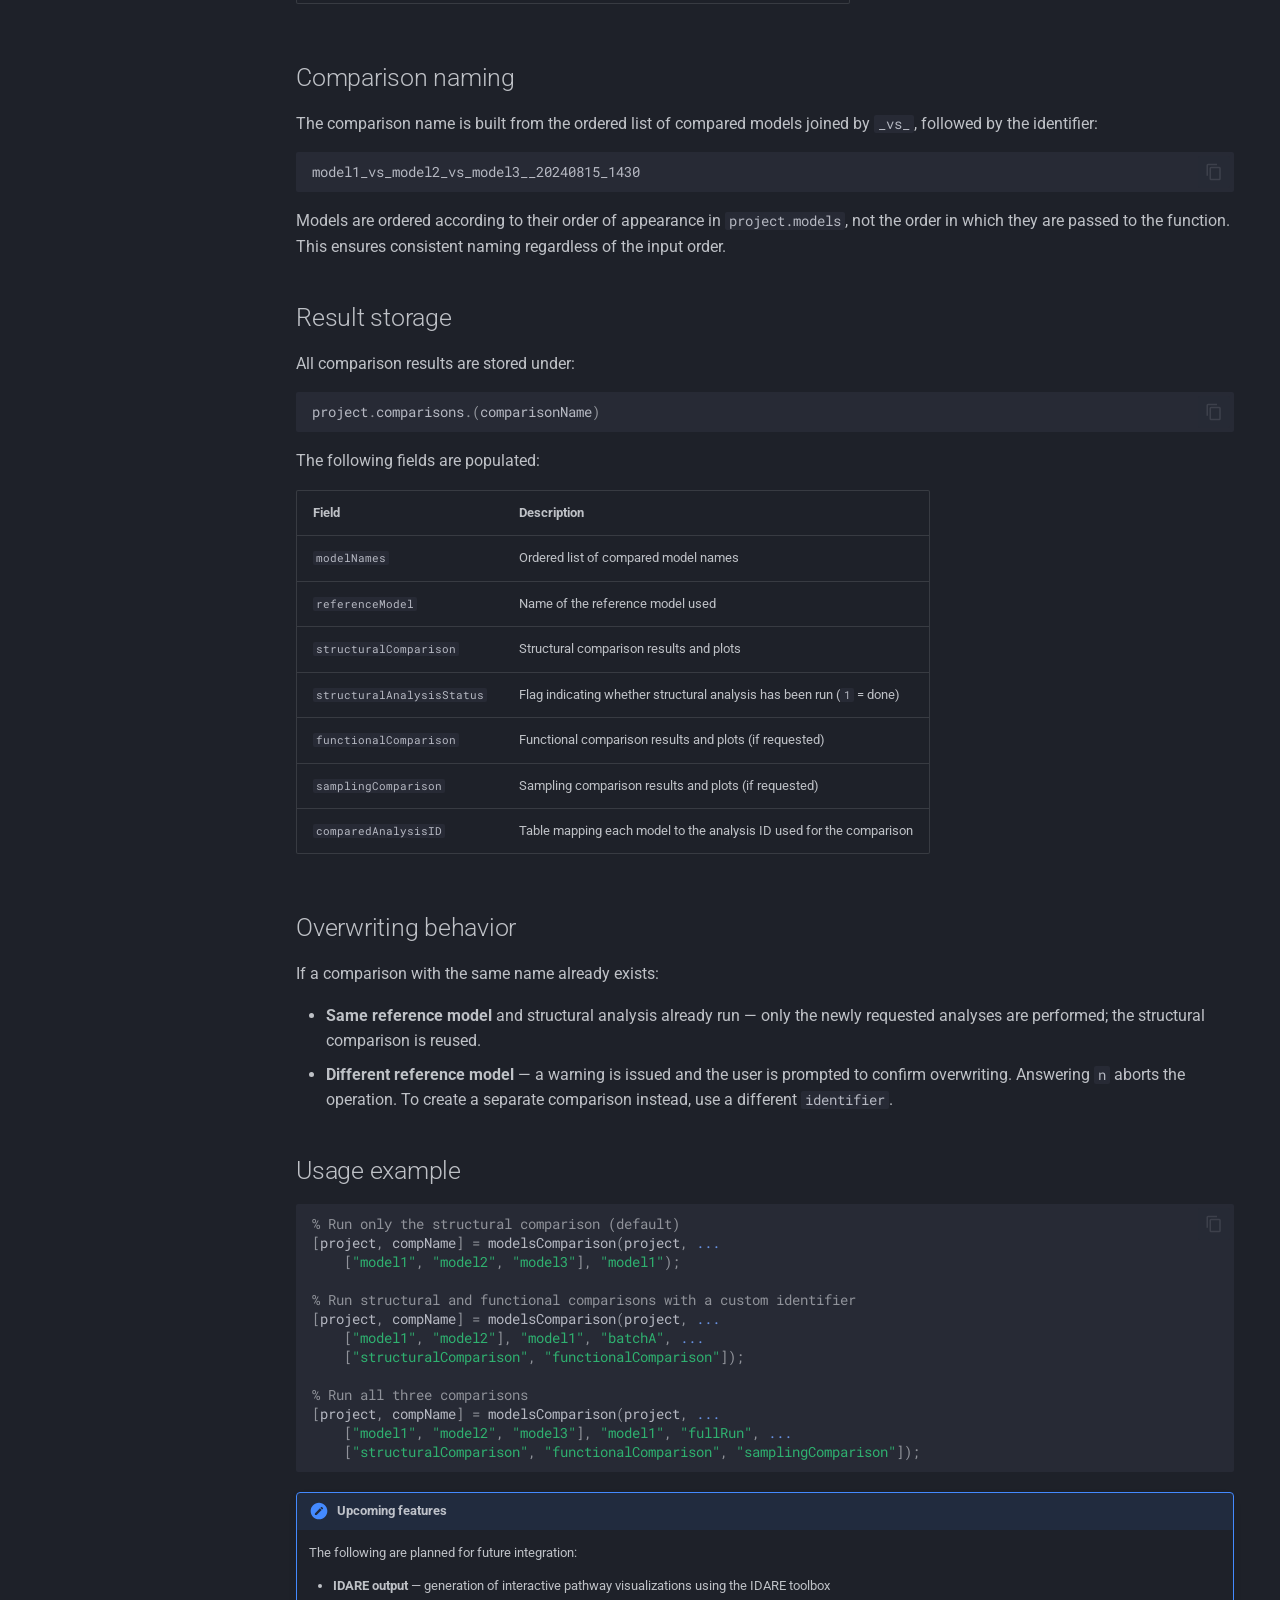
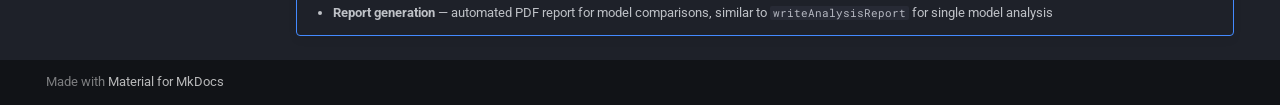
<file: model_comparison/index.html>
<!doctype html>
<html lang="en" class="no-js">
  <head>
    
      <meta charset="utf-8">
      <meta name="viewport" content="width=device-width,initial-scale=1">
      
      
      
        <link rel="canonical" href="https://sysbiolux.github.io/analysisPipelineLVT/model_comparison/">
      
      
        <link rel="prev" href="../single_model_analysis/">
      
      
      
        
      
      
      <link rel="icon" href="../assets/images/favicon.png">
      <meta name="generator" content="mkdocs-1.6.1, mkdocs-material-9.7.7">
    
    
      
        <title>Model Comparison - GEM-PATCH Documentation</title>
      
    
    
      <link rel="stylesheet" href="../assets/stylesheets/main.ec1eaa64.min.css">
      
        
        <link rel="stylesheet" href="../assets/stylesheets/palette.ab4e12ef.min.css">
      
      


    
    
      
    
    
      
        
        
        <link rel="preconnect" href="https://fonts.gstatic.com" crossorigin>
        <link rel="stylesheet" href="https://fonts.googleapis.com/css?family=Roboto:300,300i,400,400i,700,700i%7CRoboto+Mono:400,400i,700,700i&display=fallback">
        <style>:root{--md-text-font:"Roboto";--md-code-font:"Roboto Mono"}</style>
      
    
    
      <link rel="stylesheet" href="../assets/_mkdocstrings.css">
    
    <script>__md_scope=new URL("..",location),__md_hash=e=>[...e].reduce(((e,_)=>(e<<5)-e+_.charCodeAt(0)),0),__md_get=(e,_=localStorage,t=__md_scope)=>JSON.parse(_.getItem(t.pathname+"."+e)),__md_set=(e,_,t=localStorage,a=__md_scope)=>{try{t.setItem(a.pathname+"."+e,JSON.stringify(_))}catch(e){}}</script>
    
      

    
    
  </head>
  
  
    
    
      
    
    
    
    
    <body dir="ltr" data-md-color-scheme="slate" data-md-color-primary="green" data-md-color-accent="deep-purple">
  
    
    <input class="md-toggle" data-md-toggle="drawer" type="checkbox" id="__drawer" autocomplete="off">
    <input class="md-toggle" data-md-toggle="search" type="checkbox" id="__search" autocomplete="off">
    <label class="md-overlay" for="__drawer"></label>
    <div data-md-component="skip">
      
        
        <a href="#model-comparison" class="md-skip">
          Skip to content
        </a>
      
    </div>
    <div data-md-component="announce">
      
    </div>
    
    
      

  

<header class="md-header md-header--shadow md-header--lifted" data-md-component="header">
  <nav class="md-header__inner md-grid" aria-label="Header">
    <a href=".." title="GEM-PATCH Documentation" class="md-header__button md-logo" aria-label="GEM-PATCH Documentation" data-md-component="logo">
      
  
  <svg xmlns="http://www.w3.org/2000/svg" viewBox="0 0 24 24"><path d="M12 8a3 3 0 0 0 3-3 3 3 0 0 0-3-3 3 3 0 0 0-3 3 3 3 0 0 0 3 3m0 3.54C9.64 9.35 6.5 8 3 8v11c3.5 0 6.64 1.35 9 3.54 2.36-2.19 5.5-3.54 9-3.54V8c-3.5 0-6.64 1.35-9 3.54"/></svg>

    </a>
    <label class="md-header__button md-icon" for="__drawer">
      
      <svg xmlns="http://www.w3.org/2000/svg" viewBox="0 0 24 24"><path d="M3 6h18v2H3zm0 5h18v2H3zm0 5h18v2H3z"/></svg>
    </label>
    <div class="md-header__title" data-md-component="header-title">
      <div class="md-header__ellipsis">
        <div class="md-header__topic">
          <span class="md-ellipsis">
            GEM-PATCH Documentation
          </span>
        </div>
        <div class="md-header__topic" data-md-component="header-topic">
          <span class="md-ellipsis">
            
              Model Comparison
            
          </span>
        </div>
      </div>
    </div>
    
      
        <form class="md-header__option" data-md-component="palette">
  
    
    
    
    <input class="md-option" data-md-color-media="" data-md-color-scheme="slate" data-md-color-primary="green" data-md-color-accent="deep-purple"  aria-label="Dark mode"  type="radio" name="__palette" id="__palette_0">
    
      <label class="md-header__button md-icon" title="Dark mode" for="__palette_1" hidden>
        <svg xmlns="http://www.w3.org/2000/svg" viewBox="0 0 24 24"><path d="M12 7a5 5 0 0 1 5 5 5 5 0 0 1-5 5 5 5 0 0 1-5-5 5 5 0 0 1 5-5m0 2a3 3 0 0 0-3 3 3 3 0 0 0 3 3 3 3 0 0 0 3-3 3 3 0 0 0-3-3m0-7 2.39 3.42C13.65 5.15 12.84 5 12 5s-1.65.15-2.39.42zM3.34 7l4.16-.35A7.2 7.2 0 0 0 5.94 8.5c-.44.74-.69 1.5-.83 2.29zm.02 10 1.76-3.77a7.131 7.131 0 0 0 2.38 4.14zM20.65 7l-1.77 3.79a7.02 7.02 0 0 0-2.38-4.15zm-.01 10-4.14.36c.59-.51 1.12-1.14 1.54-1.86.42-.73.69-1.5.83-2.29zM12 22l-2.41-3.44c.74.27 1.55.44 2.41.44.82 0 1.63-.17 2.37-.44z"/></svg>
      </label>
    
  
    
    
    
    <input class="md-option" data-md-color-media="" data-md-color-scheme="default" data-md-color-primary="indigo" data-md-color-accent="deep-orange"  aria-label="Light mode"  type="radio" name="__palette" id="__palette_1">
    
      <label class="md-header__button md-icon" title="Light mode" for="__palette_0" hidden>
        <svg xmlns="http://www.w3.org/2000/svg" viewBox="0 0 24 24"><path d="m17.75 4.09-2.53 1.94.91 3.06-2.63-1.81-2.63 1.81.91-3.06-2.53-1.94L12.44 4l1.06-3 1.06 3zm3.5 6.91-1.64 1.25.59 1.98-1.7-1.17-1.7 1.17.59-1.98L15.75 11l2.06-.05L18.5 9l.69 1.95zm-2.28 4.95c.83-.08 1.72 1.1 1.19 1.85-.32.45-.66.87-1.08 1.27C15.17 23 8.84 23 4.94 19.07c-3.91-3.9-3.91-10.24 0-14.14.4-.4.82-.76 1.27-1.08.75-.53 1.93.36 1.85 1.19-.27 2.86.69 5.83 2.89 8.02a9.96 9.96 0 0 0 8.02 2.89m-1.64 2.02a12.08 12.08 0 0 1-7.8-3.47c-2.17-2.19-3.33-5-3.49-7.82-2.81 3.14-2.7 7.96.31 10.98 3.02 3.01 7.84 3.12 10.98.31"/></svg>
      </label>
    
  
</form>
      
    
    
      <script>var palette=__md_get("__palette");if(palette&&palette.color){if("(prefers-color-scheme)"===palette.color.media){var media=matchMedia("(prefers-color-scheme: light)"),input=document.querySelector(media.matches?"[data-md-color-media='(prefers-color-scheme: light)']":"[data-md-color-media='(prefers-color-scheme: dark)']");palette.color.media=input.getAttribute("data-md-color-media"),palette.color.scheme=input.getAttribute("data-md-color-scheme"),palette.color.primary=input.getAttribute("data-md-color-primary"),palette.color.accent=input.getAttribute("data-md-color-accent")}for(var[key,value]of Object.entries(palette.color))document.body.setAttribute("data-md-color-"+key,value)}</script>
    
    
    
      
      
        <label class="md-header__button md-icon" for="__search">
          
          <svg xmlns="http://www.w3.org/2000/svg" viewBox="0 0 24 24"><path d="M9.5 3A6.5 6.5 0 0 1 16 9.5c0 1.61-.59 3.09-1.56 4.23l.27.27h.79l5 5-1.5 1.5-5-5v-.79l-.27-.27A6.52 6.52 0 0 1 9.5 16 6.5 6.5 0 0 1 3 9.5 6.5 6.5 0 0 1 9.5 3m0 2C7 5 5 7 5 9.5S7 14 9.5 14 14 12 14 9.5 12 5 9.5 5"/></svg>
        </label>
        <div class="md-search" data-md-component="search" role="dialog">
  <label class="md-search__overlay" for="__search"></label>
  <div class="md-search__inner" role="search">
    <form class="md-search__form" name="search">
      <input type="text" class="md-search__input" name="query" aria-label="Search" placeholder="Search" autocapitalize="off" autocorrect="off" autocomplete="off" spellcheck="false" data-md-component="search-query" required>
      <label class="md-search__icon md-icon" for="__search">
        
        <svg xmlns="http://www.w3.org/2000/svg" viewBox="0 0 24 24"><path d="M9.5 3A6.5 6.5 0 0 1 16 9.5c0 1.61-.59 3.09-1.56 4.23l.27.27h.79l5 5-1.5 1.5-5-5v-.79l-.27-.27A6.52 6.52 0 0 1 9.5 16 6.5 6.5 0 0 1 3 9.5 6.5 6.5 0 0 1 9.5 3m0 2C7 5 5 7 5 9.5S7 14 9.5 14 14 12 14 9.5 12 5 9.5 5"/></svg>
        
        <svg xmlns="http://www.w3.org/2000/svg" viewBox="0 0 24 24"><path d="M20 11v2H8l5.5 5.5-1.42 1.42L4.16 12l7.92-7.92L13.5 5.5 8 11z"/></svg>
      </label>
      <nav class="md-search__options" aria-label="Search">
        
        <button type="reset" class="md-search__icon md-icon" title="Clear" aria-label="Clear" tabindex="-1">
          
          <svg xmlns="http://www.w3.org/2000/svg" viewBox="0 0 24 24"><path d="M19 6.41 17.59 5 12 10.59 6.41 5 5 6.41 10.59 12 5 17.59 6.41 19 12 13.41 17.59 19 19 17.59 13.41 12z"/></svg>
        </button>
      </nav>
      
        <div class="md-search__suggest" data-md-component="search-suggest"></div>
      
    </form>
    <div class="md-search__output">
      <div class="md-search__scrollwrap" tabindex="0" data-md-scrollfix>
        <div class="md-search-result" data-md-component="search-result">
          <div class="md-search-result__meta">
            Initializing search
          </div>
          <ol class="md-search-result__list" role="presentation"></ol>
        </div>
      </div>
    </div>
  </div>
</div>
      
    
    
  </nav>
  
    
      
<nav class="md-tabs" aria-label="Tabs" data-md-component="tabs">
  <div class="md-grid">
    <ul class="md-tabs__list">
      
        
  
  
  
  
    <li class="md-tabs__item">
      <a href=".." class="md-tabs__link">
        
  
  
    
  
  Home

      </a>
    </li>
  

      
        
  
  
  
  
    <li class="md-tabs__item">
      <a href="../installation/" class="md-tabs__link">
        
  
  
    
  
  Installation

      </a>
    </li>
  

      
        
  
  
  
  
    <li class="md-tabs__item">
      <a href="../references/" class="md-tabs__link">
        
  
  
    
  
  Documentation

      </a>
    </li>
  

      
        
  
  
  
  
    <li class="md-tabs__item">
      <a href="../project_layout/" class="md-tabs__link">
        
  
  
    
  
  Project Layout

      </a>
    </li>
  

      
        
  
  
  
  
    <li class="md-tabs__item">
      <a href="../project_init/" class="md-tabs__link">
        
  
  
    
  
  Project Initialization

      </a>
    </li>
  

      
        
  
  
  
  
    <li class="md-tabs__item">
      <a href="../single_model_analysis/" class="md-tabs__link">
        
  
  
    
  
  Single Model Analysis

      </a>
    </li>
  

      
        
  
  
  
    
  
  
    <li class="md-tabs__item md-tabs__item--active">
      <a href="./" class="md-tabs__link">
        
  
  
    
  
  Model Comparison

      </a>
    </li>
  

      
    </ul>
  </div>
</nav>
    
  
</header>
    
    <div class="md-container" data-md-component="container">
      
      
        
      
      <main class="md-main" data-md-component="main">
        <div class="md-main__inner md-grid">
          
            
              
              <div class="md-sidebar md-sidebar--primary" data-md-component="sidebar" data-md-type="navigation" >
                <div class="md-sidebar__scrollwrap">
                  <div class="md-sidebar__inner">
                    


  


  

<nav class="md-nav md-nav--primary md-nav--lifted md-nav--integrated" aria-label="Navigation" data-md-level="0">
  <label class="md-nav__title" for="__drawer">
    <a href=".." title="GEM-PATCH Documentation" class="md-nav__button md-logo" aria-label="GEM-PATCH Documentation" data-md-component="logo">
      
  
  <svg xmlns="http://www.w3.org/2000/svg" viewBox="0 0 24 24"><path d="M12 8a3 3 0 0 0 3-3 3 3 0 0 0-3-3 3 3 0 0 0-3 3 3 3 0 0 0 3 3m0 3.54C9.64 9.35 6.5 8 3 8v11c3.5 0 6.64 1.35 9 3.54 2.36-2.19 5.5-3.54 9-3.54V8c-3.5 0-6.64 1.35-9 3.54"/></svg>

    </a>
    GEM-PATCH Documentation
  </label>
  
  <ul class="md-nav__list" data-md-scrollfix>
    
      
      
  
  
  
  
    <li class="md-nav__item">
      <a href=".." class="md-nav__link">
        
  
  
  <span class="md-ellipsis">
    
  
    Home
  

    
  </span>
  
  

      </a>
    </li>
  

    
      
      
  
  
  
  
    <li class="md-nav__item">
      <a href="../installation/" class="md-nav__link">
        
  
  
  <span class="md-ellipsis">
    
  
    Installation
  

    
  </span>
  
  

      </a>
    </li>
  

    
      
      
  
  
  
  
    <li class="md-nav__item">
      <a href="../references/" class="md-nav__link">
        
  
  
  <span class="md-ellipsis">
    
  
    Documentation
  

    
  </span>
  
  

      </a>
    </li>
  

    
      
      
  
  
  
  
    <li class="md-nav__item">
      <a href="../project_layout/" class="md-nav__link">
        
  
  
  <span class="md-ellipsis">
    
  
    Project Layout
  

    
  </span>
  
  

      </a>
    </li>
  

    
      
      
  
  
  
  
    <li class="md-nav__item">
      <a href="../project_init/" class="md-nav__link">
        
  
  
  <span class="md-ellipsis">
    
  
    Project Initialization
  

    
  </span>
  
  

      </a>
    </li>
  

    
      
      
  
  
  
  
    <li class="md-nav__item">
      <a href="../single_model_analysis/" class="md-nav__link">
        
  
  
  <span class="md-ellipsis">
    
  
    Single Model Analysis
  

    
  </span>
  
  

      </a>
    </li>
  

    
      
      
  
  
    
  
  
  
    <li class="md-nav__item md-nav__item--active">
      
      <input class="md-nav__toggle md-toggle" type="checkbox" id="__toc">
      
      
        
      
      
        <label class="md-nav__link md-nav__link--active" for="__toc">
          
  
  
  <span class="md-ellipsis">
    
  
    Model Comparison
  

    
  </span>
  
  

          <span class="md-nav__icon md-icon"></span>
        </label>
      
      <a href="./" class="md-nav__link md-nav__link--active">
        
  
  
  <span class="md-ellipsis">
    
  
    Model Comparison
  

    
  </span>
  
  

      </a>
      
        

<nav class="md-nav md-nav--secondary" aria-label="Table of contents">
  
  
  
    
  
  
    <label class="md-nav__title" for="__toc">
      <span class="md-nav__icon md-icon"></span>
      Table of contents
    </label>
    <ul class="md-nav__list" data-md-component="toc" data-md-scrollfix>
      
        <li class="md-nav__item">
  <a href="#prerequisites" class="md-nav__link">
    <span class="md-ellipsis">
      
        Prerequisites
      
    </span>
  </a>
  
    <nav class="md-nav" aria-label="Prerequisites">
      <ul class="md-nav__list">
        
          <li class="md-nav__item">
  <a href="#choosing-the-active-analysis" class="md-nav__link">
    <span class="md-ellipsis">
      
        Choosing the active analysis
      
    </span>
  </a>
  
    <nav class="md-nav" aria-label="Choosing the active analysis">
      <ul class="md-nav__list">
        
          <li class="md-nav__item">
  <a href="#input-arguments" class="md-nav__link">
    <span class="md-ellipsis">
      
        Input arguments
      
    </span>
  </a>
  
</li>
        
          <li class="md-nav__item">
  <a href="#output" class="md-nav__link">
    <span class="md-ellipsis">
      
        Output
      
    </span>
  </a>
  
</li>
        
          <li class="md-nav__item">
  <a href="#behavior" class="md-nav__link">
    <span class="md-ellipsis">
      
        Behavior
      
    </span>
  </a>
  
</li>
        
          <li class="md-nav__item">
  <a href="#usage-example" class="md-nav__link">
    <span class="md-ellipsis">
      
        Usage example
      
    </span>
  </a>
  
</li>
        
      </ul>
    </nav>
  
</li>
        
      </ul>
    </nav>
  
</li>
      
        <li class="md-nav__item">
  <a href="#comparison-types" class="md-nav__link">
    <span class="md-ellipsis">
      
        Comparison types
      
    </span>
  </a>
  
</li>
      
        <li class="md-nav__item">
  <a href="#function-signature" class="md-nav__link">
    <span class="md-ellipsis">
      
        Function signature
      
    </span>
  </a>
  
    <nav class="md-nav" aria-label="Function signature">
      <ul class="md-nav__list">
        
          <li class="md-nav__item">
  <a href="#input-arguments_1" class="md-nav__link">
    <span class="md-ellipsis">
      
        Input arguments
      
    </span>
  </a>
  
</li>
        
          <li class="md-nav__item">
  <a href="#output_1" class="md-nav__link">
    <span class="md-ellipsis">
      
        Output
      
    </span>
  </a>
  
</li>
        
      </ul>
    </nav>
  
</li>
      
        <li class="md-nav__item">
  <a href="#comparison-naming" class="md-nav__link">
    <span class="md-ellipsis">
      
        Comparison naming
      
    </span>
  </a>
  
</li>
      
        <li class="md-nav__item">
  <a href="#result-storage" class="md-nav__link">
    <span class="md-ellipsis">
      
        Result storage
      
    </span>
  </a>
  
</li>
      
        <li class="md-nav__item">
  <a href="#overwriting-behavior" class="md-nav__link">
    <span class="md-ellipsis">
      
        Overwriting behavior
      
    </span>
  </a>
  
</li>
      
        <li class="md-nav__item">
  <a href="#usage-example_1" class="md-nav__link">
    <span class="md-ellipsis">
      
        Usage example
      
    </span>
  </a>
  
</li>
      
    </ul>
  
</nav>
      
    </li>
  

    
  </ul>
</nav>
                  </div>
                </div>
              </div>
            
            
          
          
            <div class="md-content" data-md-component="content">
              
              <article class="md-content__inner md-typeset">
                
                  



<h1 id="model-comparison">Model Comparison</h1>
<p>The <code>modelsComparison</code> function compares multiple context-specific models built from the same reference model. It runs a set of comparative analyses and stores the results under a dedicated <code>comparisons</code> field in the project structure.</p>
<h2 id="prerequisites">Prerequisites</h2>
<div class="admonition warning">
<p class="admonition-title">Single model analysis required</p>
<p><code>singleModelAnalysis</code> must have been run on all models included in the comparison, and the <strong>active analysis</strong> must have been set for each model using <code>chooseActiveAnalysisForComparison</code>. The active analysis provides the FBA, FVA, and sampling results used by the functional and sampling comparisons.</p>
</div>
<h3 id="choosing-the-active-analysis">Choosing the active analysis</h3>
<p>Since multiple analysis runs (with different parameters) can coexist on the same model, the <code>chooseActiveAnalysis</code> function must be called before running <code>modelsComparison</code>. It designates which analysis run to use for each model in the comparison by copying it into an <code>active</code> slot under <code>project.models.&lt;modelName&gt;.analysis.active</code>. This way, downstream comparison functions can access results without needing to know the exact analysis ID for each model.</p>
<div class="highlight"><pre><span></span><code><span class="p">[</span><span class="n">project</span><span class="p">,</span><span class="w"> </span><span class="n">activeAnalysisTable</span><span class="p">]</span><span class="w"> </span><span class="p">=</span><span class="w"> </span><span class="n">chooseActiveAnalysis</span><span class="p">(</span><span class="n">project</span><span class="p">,</span><span class="w"> </span><span class="n">modelList</span><span class="p">,</span><span class="w"> </span><span class="n">analysisIDs</span><span class="p">,</span><span class="w"> </span><span class="n">overwriteActive</span><span class="p">)</span>
</code></pre></div>
<h4 id="input-arguments">Input arguments</h4>
<table>
<thead>
<tr>
<th>Name</th>
<th>Type</th>
<th>Description</th>
<th>Default</th>
</tr>
</thead>
<tbody>
<tr>
<td><code>project</code></td>
<td><code>struct</code></td>
<td>Project structure with completed single model analyses</td>
<td>required</td>
</tr>
<tr>
<td><code>modelList</code></td>
<td><code>cell array</code></td>
<td>Names of the models to define an active analysis for</td>
<td>required</td>
</tr>
<tr>
<td><code>analysisIDs</code></td>
<td><code>cell array</code></td>
<td>Analysis ID to set as active for each model (same order as <code>modelList</code>)</td>
<td><code>{}</code> (most recent)</td>
</tr>
<tr>
<td><code>overwriteActive</code></td>
<td><code>cell array</code></td>
<td>Fields to overwrite in the existing active slot, or <code>{'all'}</code> for full replacement</td>
<td><code>{'all'}</code></td>
</tr>
</tbody>
</table>
<h4 id="output">Output</h4>
<table>
<thead>
<tr>
<th>Name</th>
<th>Type</th>
<th>Description</th>
</tr>
</thead>
<tbody>
<tr>
<td><code>project</code></td>
<td><code>struct</code></td>
<td>Project with <code>active</code> analysis defined for each model</td>
</tr>
<tr>
<td><code>activeAnalysisTable</code></td>
<td><code>table</code></td>
<td>Summary of the active analysis IDs used per model</td>
</tr>
</tbody>
</table>
<h4 id="behavior">Behavior</h4>
<ul>
<li><strong>No <code>analysisIDs</code> provided</strong> — the most recent analysis (by timestamp) is automatically selected for each model.</li>
<li><strong><code>overwriteActive = {'all'}</code></strong> (default) — the entire <code>active</code> slot is replaced with the chosen analysis. All previous active results are discarded.</li>
<li><strong><code>overwriteActive = {'FBA', 'FVA', ...}</code></strong> — only the specified fields are replaced in the active slot. Other fields (e.g. <code>sampling</code>) are preserved. The <code>parameters</code> table is automatically merged: rows corresponding to the overwritten analyses are replaced, while rows for other analyses are kept.</li>
</ul>
<div class="admonition tip">
<p class="admonition-title">Selective overwrite</p>
<p>If you want to update only the FBA results in the active analysis while keeping the existing sampling results, use <code>overwriteActive = {'FBA'}</code> instead of <code>{'all'}</code>. This avoids re-running the entire analysis pipeline.</p>
</div>
<h4 id="usage-example">Usage example</h4>
<div class="highlight"><pre><span></span><code><span class="c">% Use the most recent analysis for each model</span>
<span class="p">[</span><span class="n">project</span><span class="p">,</span><span class="w"> </span><span class="n">activeTable</span><span class="p">]</span><span class="w"> </span><span class="p">=</span><span class="w"> </span><span class="n">chooseActiveAnalysis</span><span class="p">(</span><span class="n">project</span><span class="p">,</span><span class="w"> </span><span class="p">{</span><span class="s">"model1"</span><span class="p">,</span><span class="w"> </span><span class="s">"model2"</span><span class="p">});</span>

<span class="c">% Specify explicit analysis IDs</span>
<span class="p">[</span><span class="n">project</span><span class="p">,</span><span class="w"> </span><span class="n">activeTable</span><span class="p">]</span><span class="w"> </span><span class="p">=</span><span class="w"> </span><span class="n">chooseActiveAnalysis</span><span class="p">(</span><span class="n">project</span><span class="p">,</span><span class="w"> </span><span class="p">{</span><span class="s">"model1"</span><span class="p">,</span><span class="w"> </span><span class="s">"model2"</span><span class="p">},</span><span class="w"> </span><span class="k">...</span>
<span class="w">    </span><span class="p">{</span><span class="s">"analysis_20240815_1430"</span><span class="p">,</span><span class="w"> </span><span class="s">"analysis_20240816_0900"</span><span class="p">});</span>

<span class="c">% Selectively overwrite only FBA in the active slot</span>
<span class="p">[</span><span class="n">project</span><span class="p">,</span><span class="w"> </span><span class="n">activeTable</span><span class="p">]</span><span class="w"> </span><span class="p">=</span><span class="w"> </span><span class="n">chooseActiveAnalysis</span><span class="p">(</span><span class="n">project</span><span class="p">,</span><span class="w"> </span><span class="p">{</span><span class="s">"model1"</span><span class="p">},</span><span class="w"> </span><span class="k">...</span>
<span class="w">    </span><span class="p">{</span><span class="s">"analysis_20240815_1430"</span><span class="p">},</span><span class="w"> </span><span class="p">{</span><span class="s">'FBA'</span><span class="p">});</span>
</code></pre></div>
<h2 id="comparison-types">Comparison types</h2>
<p>Three types of comparison are available, each investigating a different aspect of the models:</p>
<table>
<thead>
<tr>
<th>Comparison</th>
<th>Key</th>
<th>Description</th>
</tr>
</thead>
<tbody>
<tr>
<td>Structural</td>
<td><code>structuralComparison</code></td>
<td>Compares the presence or absence of reactions, metabolites, and genes across models. Includes Jaccard similarity, core reaction retention, and pathway-level reaction presence. Always run first — it is a prerequisite for the other two.</td>
</tr>
<tr>
<td>Functional</td>
<td><code>functionalComparison</code></td>
<td>Compares the functional capacity of the models based on FBA and FVA results. Includes objective function values, exchange reaction fluxes, FVA similarity heatmaps, pathway enrichment for dissimilar reactions, and flux sum heatmaps per pathway.</td>
</tr>
<tr>
<td>Sampling</td>
<td><code>samplingComparison</code></td>
<td>Compares the sampling solution spaces of the models. Includes ordered sample matrices, inter-model KL divergence (if available), and flux sum heatmaps from sampling distributions. Requires that sampling has been performed on all compared models.</td>
</tr>
</tbody>
</table>
<div class="admonition note">
<p class="admonition-title">Structural comparison is mandatory</p>
<p>The structural comparison is always run, even if only <code>functionalComparison</code> or <code>samplingComparison</code> is requested. If a comparison with the same name and reference model already exists and the structural analysis has already been completed, it is not re-run — only the newly requested analyses are performed.</p>
</div>
<h2 id="function-signature">Function signature</h2>
<div class="highlight"><pre><span></span><code><span class="p">[</span><span class="n">project</span><span class="p">,</span><span class="w"> </span><span class="n">comparisonName</span><span class="p">]</span><span class="w"> </span><span class="p">=</span><span class="w"> </span><span class="n">modelsComparison</span><span class="p">(</span><span class="n">project</span><span class="p">,</span><span class="w"> </span><span class="n">modelList</span><span class="p">,</span><span class="w"> </span><span class="n">referenceModel</span><span class="p">,</span><span class="w"> </span><span class="n">identifier</span><span class="p">,</span><span class="w"> </span><span class="n">analyses</span><span class="p">)</span>
</code></pre></div>
<h3 id="input-arguments_1">Input arguments</h3>
<table>
<thead>
<tr>
<th>Name</th>
<th>Type</th>
<th>Description</th>
<th>Default</th>
</tr>
</thead>
<tbody>
<tr>
<td><code>project</code></td>
<td><code>struct</code></td>
<td>Project structure with single model analyses completed</td>
<td>required</td>
</tr>
<tr>
<td><code>modelList</code></td>
<td><code>string array</code></td>
<td>Names of the models to compare</td>
<td>required</td>
</tr>
<tr>
<td><code>referenceModel</code></td>
<td><code>string</code></td>
<td>Name of the reference model used to compute relative reaction presence</td>
<td>required</td>
</tr>
<tr>
<td><code>identifier</code></td>
<td><code>string</code></td>
<td>Postfix appended to the comparison name</td>
<td>current timestamp (<code>_yyyyMMdd_HHmmss</code>)</td>
</tr>
<tr>
<td><code>analyses</code></td>
<td><code>string array</code></td>
<td>Analyses to perform (subset of <code>structuralComparison</code>, <code>functionalComparison</code>, <code>samplingComparison</code>, <code>IDAREoutput</code>)</td>
<td><code>"structuralComparison"</code></td>
</tr>
</tbody>
</table>
<h3 id="output_1">Output</h3>
<table>
<thead>
<tr>
<th>Name</th>
<th>Type</th>
<th>Description</th>
</tr>
</thead>
<tbody>
<tr>
<td><code>project</code></td>
<td><code>struct</code></td>
<td>The input project with a <code>comparisons</code> field added</td>
</tr>
<tr>
<td><code>comparisonName</code></td>
<td><code>string</code></td>
<td>Name of the created comparison</td>
</tr>
</tbody>
</table>
<h2 id="comparison-naming">Comparison naming</h2>
<p>The comparison name is built from the ordered list of compared models joined by <code>_vs_</code>, followed by the identifier:</p>
<div class="highlight"><pre><span></span><code>model1_vs_model2_vs_model3__20240815_1430
</code></pre></div>
<p>Models are ordered according to their order of appearance in <code>project.models</code>, not the order in which they are passed to the function. This ensures consistent naming regardless of the input order.</p>
<h2 id="result-storage">Result storage</h2>
<p>All comparison results are stored under:</p>
<div class="highlight"><pre><span></span><code><span class="n">project</span><span class="p">.</span><span class="n">comparisons</span><span class="p">.(</span><span class="n">comparisonName</span><span class="p">)</span>
</code></pre></div>
<p>The following fields are populated:</p>
<table>
<thead>
<tr>
<th>Field</th>
<th>Description</th>
</tr>
</thead>
<tbody>
<tr>
<td><code>modelNames</code></td>
<td>Ordered list of compared model names</td>
</tr>
<tr>
<td><code>referenceModel</code></td>
<td>Name of the reference model used</td>
</tr>
<tr>
<td><code>structuralComparison</code></td>
<td>Structural comparison results and plots</td>
</tr>
<tr>
<td><code>structuralAnalysisStatus</code></td>
<td>Flag indicating whether structural analysis has been run (<code>1</code> = done)</td>
</tr>
<tr>
<td><code>functionalComparison</code></td>
<td>Functional comparison results and plots (if requested)</td>
</tr>
<tr>
<td><code>samplingComparison</code></td>
<td>Sampling comparison results and plots (if requested)</td>
</tr>
<tr>
<td><code>comparedAnalysisID</code></td>
<td>Table mapping each model to the analysis ID used for the comparison</td>
</tr>
</tbody>
</table>
<h2 id="overwriting-behavior">Overwriting behavior</h2>
<p>If a comparison with the same name already exists:</p>
<ul>
<li><strong>Same reference model</strong> and structural analysis already run — only the newly requested analyses are performed; the structural comparison is reused.</li>
<li><strong>Different reference model</strong> — a warning is issued and the user is prompted to confirm overwriting. Answering <code>n</code> aborts the operation. To create a separate comparison instead, use a different <code>identifier</code>.</li>
</ul>
<h2 id="usage-example_1">Usage example</h2>
<div class="highlight"><pre><span></span><code><span class="c">% Run only the structural comparison (default)</span>
<span class="p">[</span><span class="n">project</span><span class="p">,</span><span class="w"> </span><span class="n">compName</span><span class="p">]</span><span class="w"> </span><span class="p">=</span><span class="w"> </span><span class="n">modelsComparison</span><span class="p">(</span><span class="n">project</span><span class="p">,</span><span class="w"> </span><span class="k">...</span>
<span class="w">    </span><span class="p">[</span><span class="s">"model1"</span><span class="p">,</span><span class="w"> </span><span class="s">"model2"</span><span class="p">,</span><span class="w"> </span><span class="s">"model3"</span><span class="p">],</span><span class="w"> </span><span class="s">"model1"</span><span class="p">);</span>

<span class="c">% Run structural and functional comparisons with a custom identifier</span>
<span class="p">[</span><span class="n">project</span><span class="p">,</span><span class="w"> </span><span class="n">compName</span><span class="p">]</span><span class="w"> </span><span class="p">=</span><span class="w"> </span><span class="n">modelsComparison</span><span class="p">(</span><span class="n">project</span><span class="p">,</span><span class="w"> </span><span class="k">...</span>
<span class="w">    </span><span class="p">[</span><span class="s">"model1"</span><span class="p">,</span><span class="w"> </span><span class="s">"model2"</span><span class="p">],</span><span class="w"> </span><span class="s">"model1"</span><span class="p">,</span><span class="w"> </span><span class="s">"batchA"</span><span class="p">,</span><span class="w"> </span><span class="k">...</span>
<span class="w">    </span><span class="p">[</span><span class="s">"structuralComparison"</span><span class="p">,</span><span class="w"> </span><span class="s">"functionalComparison"</span><span class="p">]);</span>

<span class="c">% Run all three comparisons</span>
<span class="p">[</span><span class="n">project</span><span class="p">,</span><span class="w"> </span><span class="n">compName</span><span class="p">]</span><span class="w"> </span><span class="p">=</span><span class="w"> </span><span class="n">modelsComparison</span><span class="p">(</span><span class="n">project</span><span class="p">,</span><span class="w"> </span><span class="k">...</span>
<span class="w">    </span><span class="p">[</span><span class="s">"model1"</span><span class="p">,</span><span class="w"> </span><span class="s">"model2"</span><span class="p">,</span><span class="w"> </span><span class="s">"model3"</span><span class="p">],</span><span class="w"> </span><span class="s">"model1"</span><span class="p">,</span><span class="w"> </span><span class="s">"fullRun"</span><span class="p">,</span><span class="w"> </span><span class="k">...</span>
<span class="w">    </span><span class="p">[</span><span class="s">"structuralComparison"</span><span class="p">,</span><span class="w"> </span><span class="s">"functionalComparison"</span><span class="p">,</span><span class="w"> </span><span class="s">"samplingComparison"</span><span class="p">]);</span>
</code></pre></div>
<div class="admonition note">
<p class="admonition-title">Upcoming features</p>
<p>The following are planned for future integration:</p>
<ul>
<li><strong>IDARE output</strong> — generation of interactive pathway visualizations using the IDARE toolbox</li>
<li><strong>Report generation</strong> — automated PDF report for model comparisons, similar to <code>writeAnalysisReport</code> for single model analysis</li>
</ul>
</div>












                
              </article>
            </div>
          
          
<script>var target=document.getElementById(location.hash.slice(1));target&&target.name&&(target.checked=target.name.startsWith("__tabbed_"))</script>
        </div>
        
      </main>
      
        <footer class="md-footer">
  
  <div class="md-footer-meta md-typeset">
    <div class="md-footer-meta__inner md-grid">
      <div class="md-copyright">
  
  
    Made with
    <a href="https://squidfunk.github.io/mkdocs-material/" target="_blank" rel="noopener">
      Material for MkDocs
    </a>
  
</div>
      
    </div>
  </div>
</footer>
      
    </div>
    <div class="md-dialog" data-md-component="dialog">
      <div class="md-dialog__inner md-typeset"></div>
    </div>
    
    
    
      
      
      <script id="__config" type="application/json">{"annotate": null, "base": "..", "features": ["navigation.tabs.sticky", "navigation.expand", "navigation.tabs", "search.suggest", "search.highlight", "content.code.annotate", "content.code.copy", "content.code.fold", "toc.integrate"], "search": "../assets/javascripts/workers/search.2c215733.min.js", "tags": null, "translations": {"clipboard.copied": "Copied to clipboard", "clipboard.copy": "Copy to clipboard", "search.result.more.one": "1 more on this page", "search.result.more.other": "# more on this page", "search.result.none": "No matching documents", "search.result.one": "1 matching document", "search.result.other": "# matching documents", "search.result.placeholder": "Type to start searching", "search.result.term.missing": "Missing", "select.version": "Select version"}, "version": null}</script>
    
    
      <script src="../assets/javascripts/bundle.d7400e89.min.js"></script>
      
    
  </body>
</html>
</file>
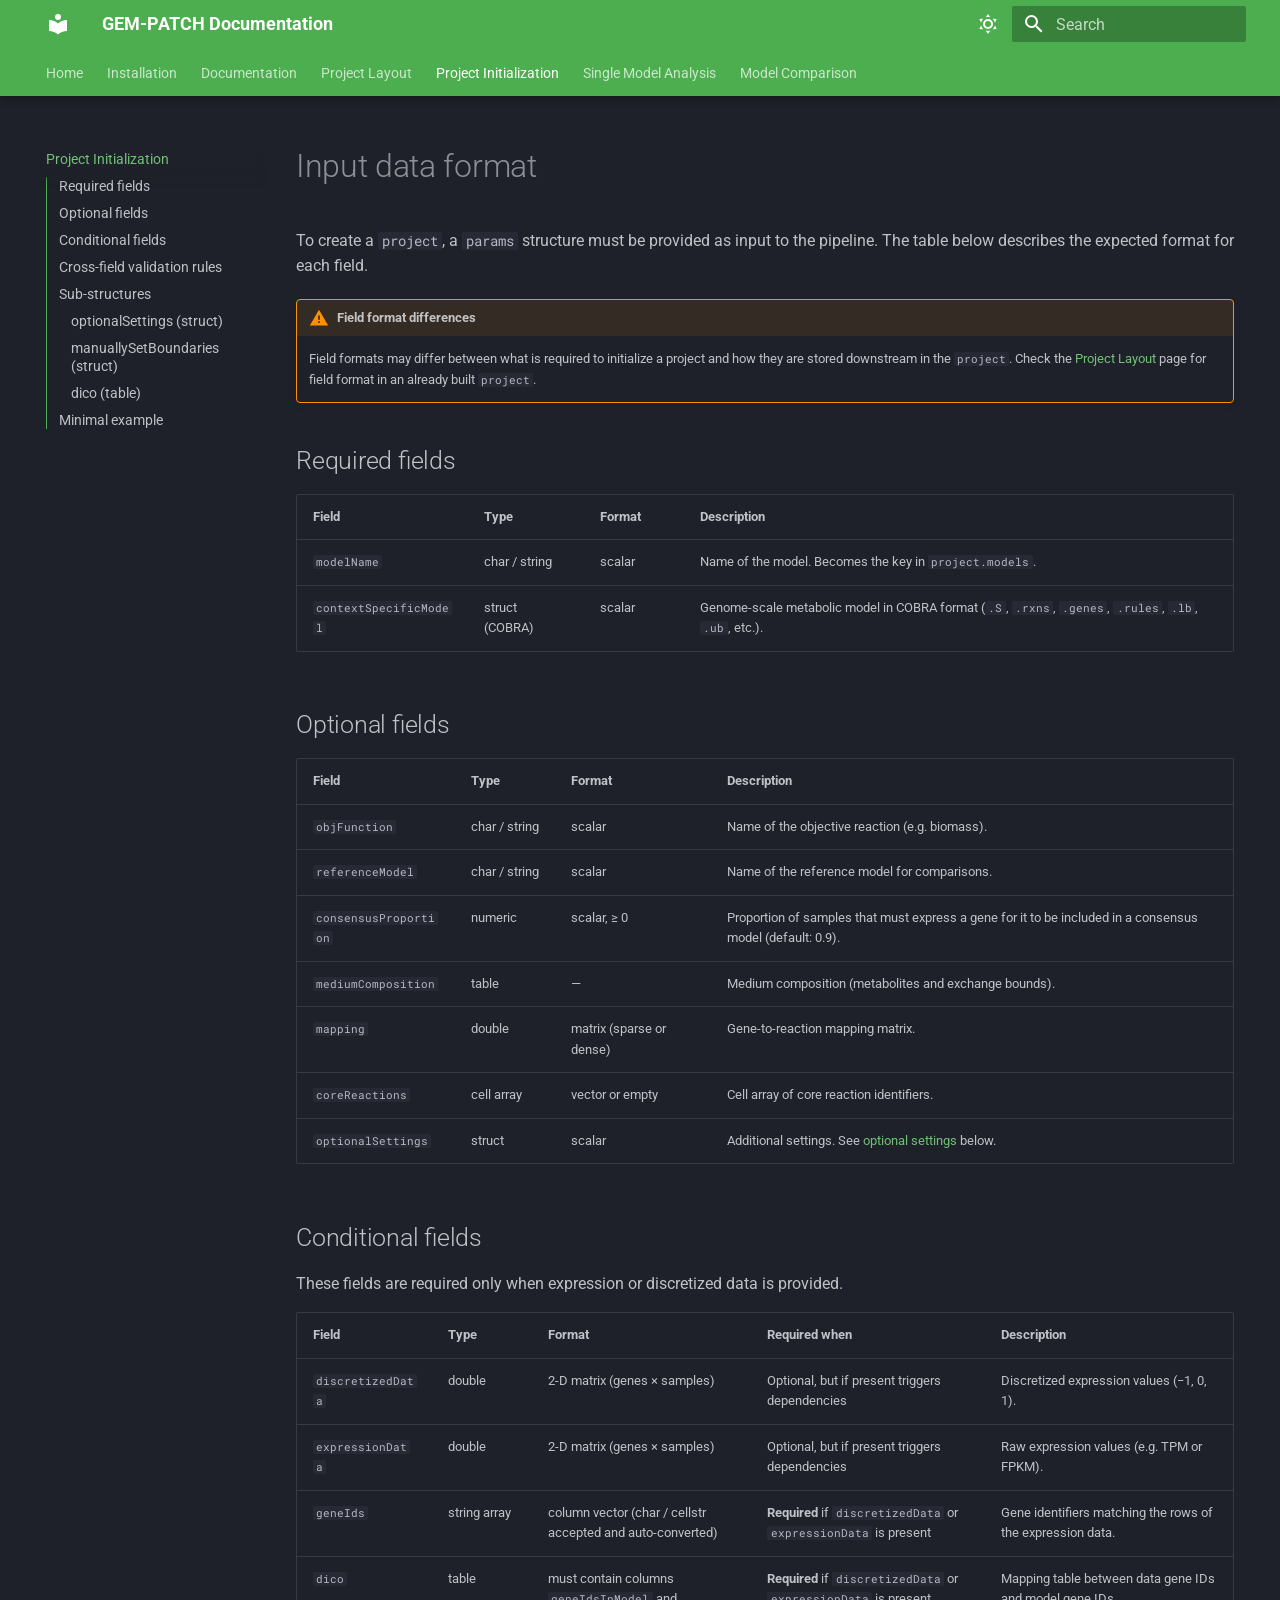
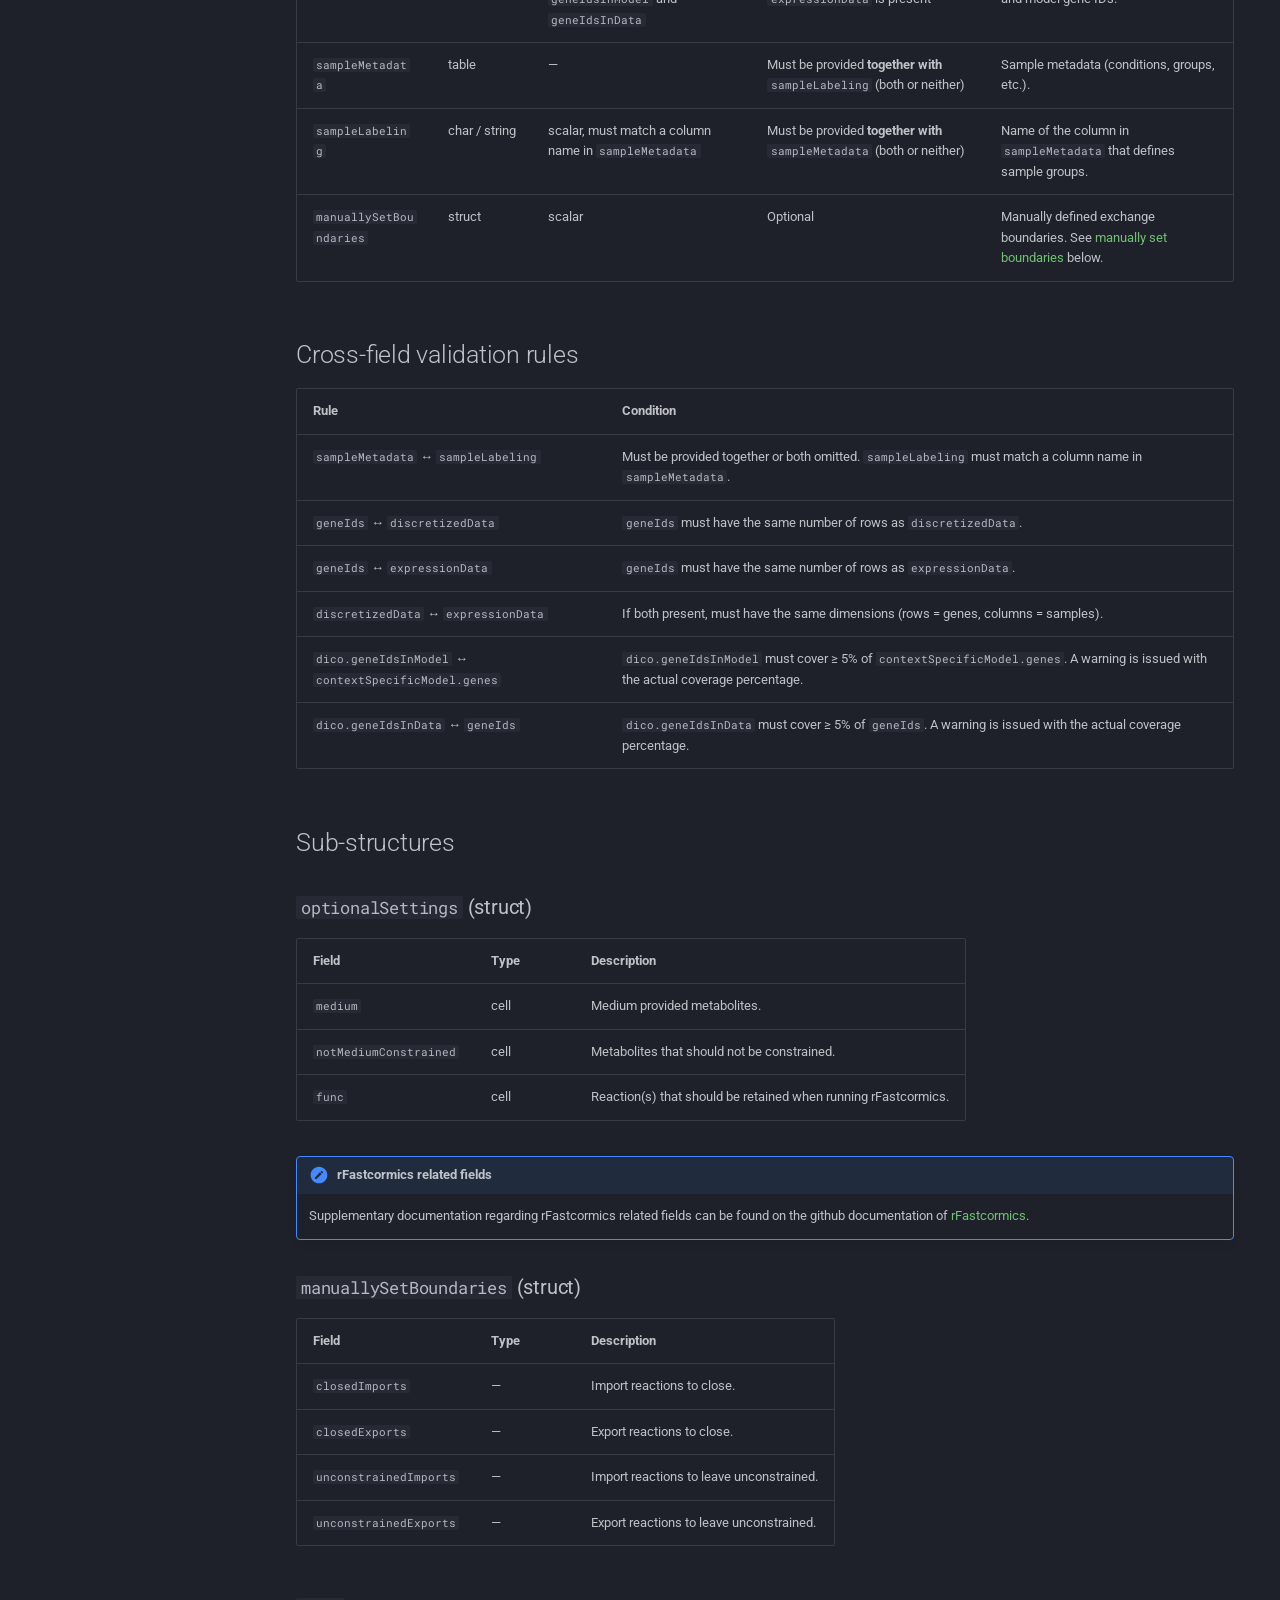
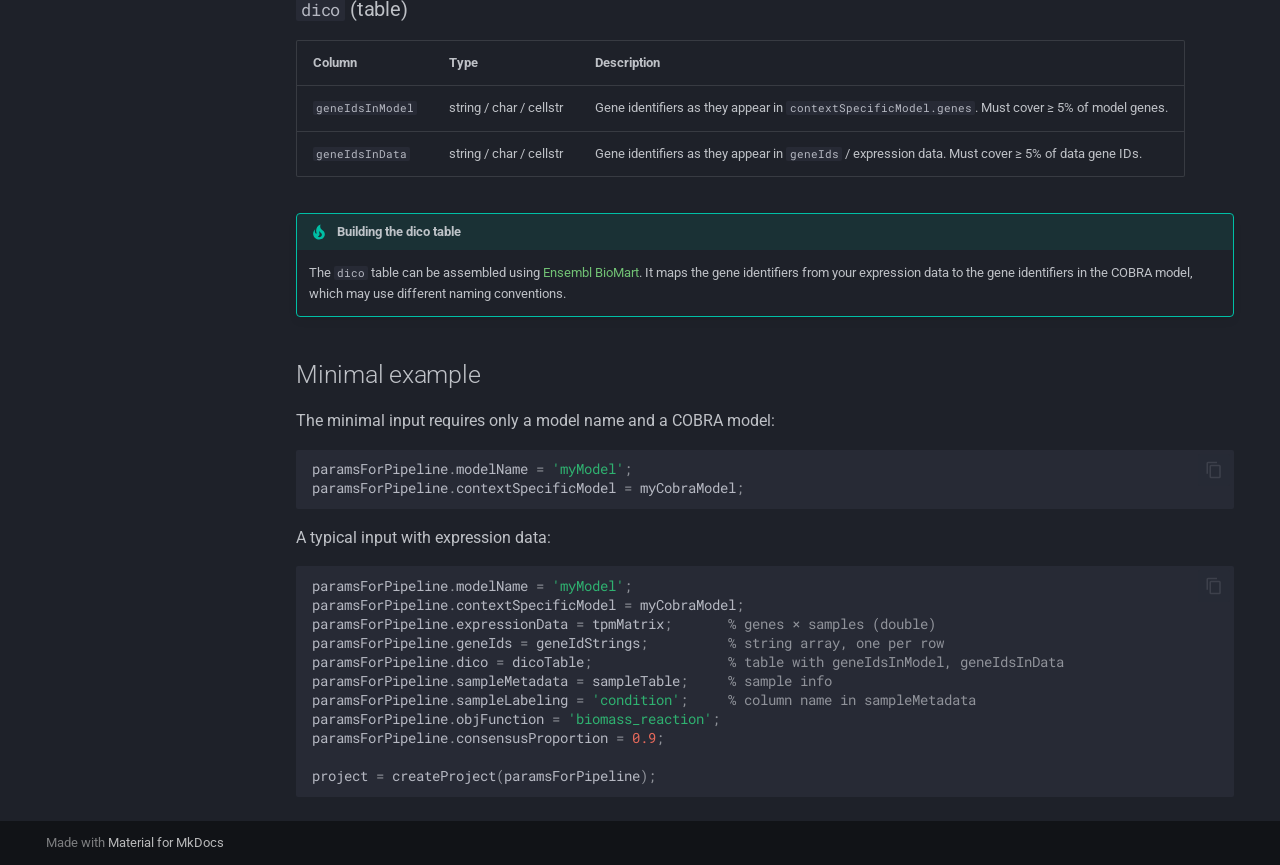
<file: project_init/index.html>
<!doctype html>
<html lang="en" class="no-js">
  <head>
    
      <meta charset="utf-8">
      <meta name="viewport" content="width=device-width,initial-scale=1">
      
      
      
        <link rel="canonical" href="https://sysbiolux.github.io/analysisPipelineLVT/project_init/">
      
      
        <link rel="prev" href="../project_layout/">
      
      
        <link rel="next" href="../single_model_analysis/">
      
      
        
      
      
      <link rel="icon" href="../assets/images/favicon.png">
      <meta name="generator" content="mkdocs-1.6.1, mkdocs-material-9.7.7">
    
    
      
        <title>Project Initialization - GEM-PATCH Documentation</title>
      
    
    
      <link rel="stylesheet" href="../assets/stylesheets/main.ec1eaa64.min.css">
      
        
        <link rel="stylesheet" href="../assets/stylesheets/palette.ab4e12ef.min.css">
      
      


    
    
      
    
    
      
        
        
        <link rel="preconnect" href="https://fonts.gstatic.com" crossorigin>
        <link rel="stylesheet" href="https://fonts.googleapis.com/css?family=Roboto:300,300i,400,400i,700,700i%7CRoboto+Mono:400,400i,700,700i&display=fallback">
        <style>:root{--md-text-font:"Roboto";--md-code-font:"Roboto Mono"}</style>
      
    
    
      <link rel="stylesheet" href="../assets/_mkdocstrings.css">
    
    <script>__md_scope=new URL("..",location),__md_hash=e=>[...e].reduce(((e,_)=>(e<<5)-e+_.charCodeAt(0)),0),__md_get=(e,_=localStorage,t=__md_scope)=>JSON.parse(_.getItem(t.pathname+"."+e)),__md_set=(e,_,t=localStorage,a=__md_scope)=>{try{t.setItem(a.pathname+"."+e,JSON.stringify(_))}catch(e){}}</script>
    
      

    
    
  </head>
  
  
    
    
      
    
    
    
    
    <body dir="ltr" data-md-color-scheme="slate" data-md-color-primary="green" data-md-color-accent="deep-purple">
  
    
    <input class="md-toggle" data-md-toggle="drawer" type="checkbox" id="__drawer" autocomplete="off">
    <input class="md-toggle" data-md-toggle="search" type="checkbox" id="__search" autocomplete="off">
    <label class="md-overlay" for="__drawer"></label>
    <div data-md-component="skip">
      
        
        <a href="#input-data-format" class="md-skip">
          Skip to content
        </a>
      
    </div>
    <div data-md-component="announce">
      
    </div>
    
    
      

  

<header class="md-header md-header--shadow md-header--lifted" data-md-component="header">
  <nav class="md-header__inner md-grid" aria-label="Header">
    <a href=".." title="GEM-PATCH Documentation" class="md-header__button md-logo" aria-label="GEM-PATCH Documentation" data-md-component="logo">
      
  
  <svg xmlns="http://www.w3.org/2000/svg" viewBox="0 0 24 24"><path d="M12 8a3 3 0 0 0 3-3 3 3 0 0 0-3-3 3 3 0 0 0-3 3 3 3 0 0 0 3 3m0 3.54C9.64 9.35 6.5 8 3 8v11c3.5 0 6.64 1.35 9 3.54 2.36-2.19 5.5-3.54 9-3.54V8c-3.5 0-6.64 1.35-9 3.54"/></svg>

    </a>
    <label class="md-header__button md-icon" for="__drawer">
      
      <svg xmlns="http://www.w3.org/2000/svg" viewBox="0 0 24 24"><path d="M3 6h18v2H3zm0 5h18v2H3zm0 5h18v2H3z"/></svg>
    </label>
    <div class="md-header__title" data-md-component="header-title">
      <div class="md-header__ellipsis">
        <div class="md-header__topic">
          <span class="md-ellipsis">
            GEM-PATCH Documentation
          </span>
        </div>
        <div class="md-header__topic" data-md-component="header-topic">
          <span class="md-ellipsis">
            
              Project Initialization
            
          </span>
        </div>
      </div>
    </div>
    
      
        <form class="md-header__option" data-md-component="palette">
  
    
    
    
    <input class="md-option" data-md-color-media="" data-md-color-scheme="slate" data-md-color-primary="green" data-md-color-accent="deep-purple"  aria-label="Dark mode"  type="radio" name="__palette" id="__palette_0">
    
      <label class="md-header__button md-icon" title="Dark mode" for="__palette_1" hidden>
        <svg xmlns="http://www.w3.org/2000/svg" viewBox="0 0 24 24"><path d="M12 7a5 5 0 0 1 5 5 5 5 0 0 1-5 5 5 5 0 0 1-5-5 5 5 0 0 1 5-5m0 2a3 3 0 0 0-3 3 3 3 0 0 0 3 3 3 3 0 0 0 3-3 3 3 0 0 0-3-3m0-7 2.39 3.42C13.65 5.15 12.84 5 12 5s-1.65.15-2.39.42zM3.34 7l4.16-.35A7.2 7.2 0 0 0 5.94 8.5c-.44.74-.69 1.5-.83 2.29zm.02 10 1.76-3.77a7.131 7.131 0 0 0 2.38 4.14zM20.65 7l-1.77 3.79a7.02 7.02 0 0 0-2.38-4.15zm-.01 10-4.14.36c.59-.51 1.12-1.14 1.54-1.86.42-.73.69-1.5.83-2.29zM12 22l-2.41-3.44c.74.27 1.55.44 2.41.44.82 0 1.63-.17 2.37-.44z"/></svg>
      </label>
    
  
    
    
    
    <input class="md-option" data-md-color-media="" data-md-color-scheme="default" data-md-color-primary="indigo" data-md-color-accent="deep-orange"  aria-label="Light mode"  type="radio" name="__palette" id="__palette_1">
    
      <label class="md-header__button md-icon" title="Light mode" for="__palette_0" hidden>
        <svg xmlns="http://www.w3.org/2000/svg" viewBox="0 0 24 24"><path d="m17.75 4.09-2.53 1.94.91 3.06-2.63-1.81-2.63 1.81.91-3.06-2.53-1.94L12.44 4l1.06-3 1.06 3zm3.5 6.91-1.64 1.25.59 1.98-1.7-1.17-1.7 1.17.59-1.98L15.75 11l2.06-.05L18.5 9l.69 1.95zm-2.28 4.95c.83-.08 1.72 1.1 1.19 1.85-.32.45-.66.87-1.08 1.27C15.17 23 8.84 23 4.94 19.07c-3.91-3.9-3.91-10.24 0-14.14.4-.4.82-.76 1.27-1.08.75-.53 1.93.36 1.85 1.19-.27 2.86.69 5.83 2.89 8.02a9.96 9.96 0 0 0 8.02 2.89m-1.64 2.02a12.08 12.08 0 0 1-7.8-3.47c-2.17-2.19-3.33-5-3.49-7.82-2.81 3.14-2.7 7.96.31 10.98 3.02 3.01 7.84 3.12 10.98.31"/></svg>
      </label>
    
  
</form>
      
    
    
      <script>var palette=__md_get("__palette");if(palette&&palette.color){if("(prefers-color-scheme)"===palette.color.media){var media=matchMedia("(prefers-color-scheme: light)"),input=document.querySelector(media.matches?"[data-md-color-media='(prefers-color-scheme: light)']":"[data-md-color-media='(prefers-color-scheme: dark)']");palette.color.media=input.getAttribute("data-md-color-media"),palette.color.scheme=input.getAttribute("data-md-color-scheme"),palette.color.primary=input.getAttribute("data-md-color-primary"),palette.color.accent=input.getAttribute("data-md-color-accent")}for(var[key,value]of Object.entries(palette.color))document.body.setAttribute("data-md-color-"+key,value)}</script>
    
    
    
      
      
        <label class="md-header__button md-icon" for="__search">
          
          <svg xmlns="http://www.w3.org/2000/svg" viewBox="0 0 24 24"><path d="M9.5 3A6.5 6.5 0 0 1 16 9.5c0 1.61-.59 3.09-1.56 4.23l.27.27h.79l5 5-1.5 1.5-5-5v-.79l-.27-.27A6.52 6.52 0 0 1 9.5 16 6.5 6.5 0 0 1 3 9.5 6.5 6.5 0 0 1 9.5 3m0 2C7 5 5 7 5 9.5S7 14 9.5 14 14 12 14 9.5 12 5 9.5 5"/></svg>
        </label>
        <div class="md-search" data-md-component="search" role="dialog">
  <label class="md-search__overlay" for="__search"></label>
  <div class="md-search__inner" role="search">
    <form class="md-search__form" name="search">
      <input type="text" class="md-search__input" name="query" aria-label="Search" placeholder="Search" autocapitalize="off" autocorrect="off" autocomplete="off" spellcheck="false" data-md-component="search-query" required>
      <label class="md-search__icon md-icon" for="__search">
        
        <svg xmlns="http://www.w3.org/2000/svg" viewBox="0 0 24 24"><path d="M9.5 3A6.5 6.5 0 0 1 16 9.5c0 1.61-.59 3.09-1.56 4.23l.27.27h.79l5 5-1.5 1.5-5-5v-.79l-.27-.27A6.52 6.52 0 0 1 9.5 16 6.5 6.5 0 0 1 3 9.5 6.5 6.5 0 0 1 9.5 3m0 2C7 5 5 7 5 9.5S7 14 9.5 14 14 12 14 9.5 12 5 9.5 5"/></svg>
        
        <svg xmlns="http://www.w3.org/2000/svg" viewBox="0 0 24 24"><path d="M20 11v2H8l5.5 5.5-1.42 1.42L4.16 12l7.92-7.92L13.5 5.5 8 11z"/></svg>
      </label>
      <nav class="md-search__options" aria-label="Search">
        
        <button type="reset" class="md-search__icon md-icon" title="Clear" aria-label="Clear" tabindex="-1">
          
          <svg xmlns="http://www.w3.org/2000/svg" viewBox="0 0 24 24"><path d="M19 6.41 17.59 5 12 10.59 6.41 5 5 6.41 10.59 12 5 17.59 6.41 19 12 13.41 17.59 19 19 17.59 13.41 12z"/></svg>
        </button>
      </nav>
      
        <div class="md-search__suggest" data-md-component="search-suggest"></div>
      
    </form>
    <div class="md-search__output">
      <div class="md-search__scrollwrap" tabindex="0" data-md-scrollfix>
        <div class="md-search-result" data-md-component="search-result">
          <div class="md-search-result__meta">
            Initializing search
          </div>
          <ol class="md-search-result__list" role="presentation"></ol>
        </div>
      </div>
    </div>
  </div>
</div>
      
    
    
  </nav>
  
    
      
<nav class="md-tabs" aria-label="Tabs" data-md-component="tabs">
  <div class="md-grid">
    <ul class="md-tabs__list">
      
        
  
  
  
  
    <li class="md-tabs__item">
      <a href=".." class="md-tabs__link">
        
  
  
    
  
  Home

      </a>
    </li>
  

      
        
  
  
  
  
    <li class="md-tabs__item">
      <a href="../installation/" class="md-tabs__link">
        
  
  
    
  
  Installation

      </a>
    </li>
  

      
        
  
  
  
  
    <li class="md-tabs__item">
      <a href="../references/" class="md-tabs__link">
        
  
  
    
  
  Documentation

      </a>
    </li>
  

      
        
  
  
  
  
    <li class="md-tabs__item">
      <a href="../project_layout/" class="md-tabs__link">
        
  
  
    
  
  Project Layout

      </a>
    </li>
  

      
        
  
  
  
    
  
  
    <li class="md-tabs__item md-tabs__item--active">
      <a href="./" class="md-tabs__link">
        
  
  
    
  
  Project Initialization

      </a>
    </li>
  

      
        
  
  
  
  
    <li class="md-tabs__item">
      <a href="../single_model_analysis/" class="md-tabs__link">
        
  
  
    
  
  Single Model Analysis

      </a>
    </li>
  

      
        
  
  
  
  
    <li class="md-tabs__item">
      <a href="../model_comparison/" class="md-tabs__link">
        
  
  
    
  
  Model Comparison

      </a>
    </li>
  

      
    </ul>
  </div>
</nav>
    
  
</header>
    
    <div class="md-container" data-md-component="container">
      
      
        
      
      <main class="md-main" data-md-component="main">
        <div class="md-main__inner md-grid">
          
            
              
              <div class="md-sidebar md-sidebar--primary" data-md-component="sidebar" data-md-type="navigation" >
                <div class="md-sidebar__scrollwrap">
                  <div class="md-sidebar__inner">
                    


  


  

<nav class="md-nav md-nav--primary md-nav--lifted md-nav--integrated" aria-label="Navigation" data-md-level="0">
  <label class="md-nav__title" for="__drawer">
    <a href=".." title="GEM-PATCH Documentation" class="md-nav__button md-logo" aria-label="GEM-PATCH Documentation" data-md-component="logo">
      
  
  <svg xmlns="http://www.w3.org/2000/svg" viewBox="0 0 24 24"><path d="M12 8a3 3 0 0 0 3-3 3 3 0 0 0-3-3 3 3 0 0 0-3 3 3 3 0 0 0 3 3m0 3.54C9.64 9.35 6.5 8 3 8v11c3.5 0 6.64 1.35 9 3.54 2.36-2.19 5.5-3.54 9-3.54V8c-3.5 0-6.64 1.35-9 3.54"/></svg>

    </a>
    GEM-PATCH Documentation
  </label>
  
  <ul class="md-nav__list" data-md-scrollfix>
    
      
      
  
  
  
  
    <li class="md-nav__item">
      <a href=".." class="md-nav__link">
        
  
  
  <span class="md-ellipsis">
    
  
    Home
  

    
  </span>
  
  

      </a>
    </li>
  

    
      
      
  
  
  
  
    <li class="md-nav__item">
      <a href="../installation/" class="md-nav__link">
        
  
  
  <span class="md-ellipsis">
    
  
    Installation
  

    
  </span>
  
  

      </a>
    </li>
  

    
      
      
  
  
  
  
    <li class="md-nav__item">
      <a href="../references/" class="md-nav__link">
        
  
  
  <span class="md-ellipsis">
    
  
    Documentation
  

    
  </span>
  
  

      </a>
    </li>
  

    
      
      
  
  
  
  
    <li class="md-nav__item">
      <a href="../project_layout/" class="md-nav__link">
        
  
  
  <span class="md-ellipsis">
    
  
    Project Layout
  

    
  </span>
  
  

      </a>
    </li>
  

    
      
      
  
  
    
  
  
  
    <li class="md-nav__item md-nav__item--active">
      
      <input class="md-nav__toggle md-toggle" type="checkbox" id="__toc">
      
      
        
      
      
        <label class="md-nav__link md-nav__link--active" for="__toc">
          
  
  
  <span class="md-ellipsis">
    
  
    Project Initialization
  

    
  </span>
  
  

          <span class="md-nav__icon md-icon"></span>
        </label>
      
      <a href="./" class="md-nav__link md-nav__link--active">
        
  
  
  <span class="md-ellipsis">
    
  
    Project Initialization
  

    
  </span>
  
  

      </a>
      
        

<nav class="md-nav md-nav--secondary" aria-label="Table of contents">
  
  
  
    
  
  
    <label class="md-nav__title" for="__toc">
      <span class="md-nav__icon md-icon"></span>
      Table of contents
    </label>
    <ul class="md-nav__list" data-md-component="toc" data-md-scrollfix>
      
        <li class="md-nav__item">
  <a href="#required-fields" class="md-nav__link">
    <span class="md-ellipsis">
      
        Required fields
      
    </span>
  </a>
  
</li>
      
        <li class="md-nav__item">
  <a href="#optional-fields" class="md-nav__link">
    <span class="md-ellipsis">
      
        Optional fields
      
    </span>
  </a>
  
</li>
      
        <li class="md-nav__item">
  <a href="#conditional-fields" class="md-nav__link">
    <span class="md-ellipsis">
      
        Conditional fields
      
    </span>
  </a>
  
</li>
      
        <li class="md-nav__item">
  <a href="#cross-field-validation-rules" class="md-nav__link">
    <span class="md-ellipsis">
      
        Cross-field validation rules
      
    </span>
  </a>
  
</li>
      
        <li class="md-nav__item">
  <a href="#sub-structures" class="md-nav__link">
    <span class="md-ellipsis">
      
        Sub-structures
      
    </span>
  </a>
  
    <nav class="md-nav" aria-label="Sub-structures">
      <ul class="md-nav__list">
        
          <li class="md-nav__item">
  <a href="#optionalsettings-struct" class="md-nav__link">
    <span class="md-ellipsis">
      
        optionalSettings (struct)
      
    </span>
  </a>
  
</li>
        
          <li class="md-nav__item">
  <a href="#manuallysetboundaries-struct" class="md-nav__link">
    <span class="md-ellipsis">
      
        manuallySetBoundaries (struct)
      
    </span>
  </a>
  
</li>
        
          <li class="md-nav__item">
  <a href="#dico-table" class="md-nav__link">
    <span class="md-ellipsis">
      
        dico (table)
      
    </span>
  </a>
  
</li>
        
      </ul>
    </nav>
  
</li>
      
        <li class="md-nav__item">
  <a href="#minimal-example" class="md-nav__link">
    <span class="md-ellipsis">
      
        Minimal example
      
    </span>
  </a>
  
</li>
      
    </ul>
  
</nav>
      
    </li>
  

    
      
      
  
  
  
  
    <li class="md-nav__item">
      <a href="../single_model_analysis/" class="md-nav__link">
        
  
  
  <span class="md-ellipsis">
    
  
    Single Model Analysis
  

    
  </span>
  
  

      </a>
    </li>
  

    
      
      
  
  
  
  
    <li class="md-nav__item">
      <a href="../model_comparison/" class="md-nav__link">
        
  
  
  <span class="md-ellipsis">
    
  
    Model Comparison
  

    
  </span>
  
  

      </a>
    </li>
  

    
  </ul>
</nav>
                  </div>
                </div>
              </div>
            
            
          
          
            <div class="md-content" data-md-component="content">
              
              <article class="md-content__inner md-typeset">
                
                  



<h1 id="input-data-format">Input data format</h1>
<p>To create a <code>project</code>, a <code>params</code> structure must be provided as input to the pipeline. The table below describes the expected format for each field.</p>
<div class="admonition warning">
<p class="admonition-title">Field format differences</p>
<p>Field formats may differ between what is required to initialize a project and how they are stored downstream in the <code>project</code>. Check the <a href="../project_layout/">Project Layout</a> page for field format in an already built <code>project</code>.</p>
</div>
<h2 id="required-fields">Required fields</h2>
<table>
<thead>
<tr>
<th>Field</th>
<th>Type</th>
<th>Format</th>
<th>Description</th>
</tr>
</thead>
<tbody>
<tr>
<td><code>modelName</code></td>
<td>char / string</td>
<td>scalar</td>
<td>Name of the model. Becomes the key in <code>project.models</code>.</td>
</tr>
<tr>
<td><code>contextSpecificModel</code></td>
<td>struct (COBRA)</td>
<td>scalar</td>
<td>Genome-scale metabolic model in COBRA format (<code>.S</code>, <code>.rxns</code>, <code>.genes</code>, <code>.rules</code>, <code>.lb</code>, <code>.ub</code>, etc.).</td>
</tr>
</tbody>
</table>
<h2 id="optional-fields">Optional fields</h2>
<table>
<thead>
<tr>
<th>Field</th>
<th>Type</th>
<th>Format</th>
<th>Description</th>
</tr>
</thead>
<tbody>
<tr>
<td><code>objFunction</code></td>
<td>char / string</td>
<td>scalar</td>
<td>Name of the objective reaction (e.g. biomass).</td>
</tr>
<tr>
<td><code>referenceModel</code></td>
<td>char / string</td>
<td>scalar</td>
<td>Name of the reference model for comparisons.</td>
</tr>
<tr>
<td><code>consensusProportion</code></td>
<td>numeric</td>
<td>scalar, ≥ 0</td>
<td>Proportion of samples that must express a gene for it to be included in a consensus model (default: 0.9).</td>
</tr>
<tr>
<td><code>mediumComposition</code></td>
<td>table</td>
<td>—</td>
<td>Medium composition (metabolites and exchange bounds).</td>
</tr>
<tr>
<td><code>mapping</code></td>
<td>double</td>
<td>matrix (sparse or dense)</td>
<td>Gene-to-reaction mapping matrix.</td>
</tr>
<tr>
<td><code>coreReactions</code></td>
<td>cell array</td>
<td>vector or empty</td>
<td>Cell array of core reaction identifiers.</td>
</tr>
<tr>
<td><code>optionalSettings</code></td>
<td>struct</td>
<td>scalar</td>
<td>Additional settings. See <a href="#optional-settings">optional settings</a> below.</td>
</tr>
</tbody>
</table>
<h2 id="conditional-fields">Conditional fields</h2>
<p>These fields are required only when expression or discretized data is provided.</p>
<table>
<thead>
<tr>
<th>Field</th>
<th>Type</th>
<th>Format</th>
<th>Required when</th>
<th>Description</th>
</tr>
</thead>
<tbody>
<tr>
<td><code>discretizedData</code></td>
<td>double</td>
<td>2-D matrix (genes × samples)</td>
<td>Optional, but if present triggers dependencies</td>
<td>Discretized expression values (−1, 0, 1).</td>
</tr>
<tr>
<td><code>expressionData</code></td>
<td>double</td>
<td>2-D matrix (genes × samples)</td>
<td>Optional, but if present triggers dependencies</td>
<td>Raw expression values (e.g. TPM or FPKM).</td>
</tr>
<tr>
<td><code>geneIds</code></td>
<td>string array</td>
<td>column vector (char / cellstr accepted and auto-converted)</td>
<td><strong>Required</strong> if <code>discretizedData</code> or <code>expressionData</code> is present</td>
<td>Gene identifiers matching the rows of the expression data.</td>
</tr>
<tr>
<td><code>dico</code></td>
<td>table</td>
<td>must contain columns <code>geneIdsInModel</code> and <code>geneIdsInData</code></td>
<td><strong>Required</strong> if <code>discretizedData</code> or <code>expressionData</code> is present</td>
<td>Mapping table between data gene IDs and model gene IDs.</td>
</tr>
<tr>
<td><code>sampleMetadata</code></td>
<td>table</td>
<td>—</td>
<td>Must be provided <strong>together with</strong> <code>sampleLabeling</code> (both or neither)</td>
<td>Sample metadata (conditions, groups, etc.).</td>
</tr>
<tr>
<td><code>sampleLabeling</code></td>
<td>char / string</td>
<td>scalar, must match a column name in <code>sampleMetadata</code></td>
<td>Must be provided <strong>together with</strong> <code>sampleMetadata</code> (both or neither)</td>
<td>Name of the column in <code>sampleMetadata</code> that defines sample groups.</td>
</tr>
<tr>
<td><code>manuallySetBoundaries</code></td>
<td>struct</td>
<td>scalar</td>
<td>Optional</td>
<td>Manually defined exchange boundaries. See <a href="#manually-set-boundaries">manually set boundaries</a> below.</td>
</tr>
</tbody>
</table>
<h2 id="cross-field-validation-rules">Cross-field validation rules</h2>
<table>
<thead>
<tr>
<th>Rule</th>
<th>Condition</th>
</tr>
</thead>
<tbody>
<tr>
<td><code>sampleMetadata</code> ↔ <code>sampleLabeling</code></td>
<td>Must be provided together or both omitted. <code>sampleLabeling</code> must match a column name in <code>sampleMetadata</code>.</td>
</tr>
<tr>
<td><code>geneIds</code> ↔ <code>discretizedData</code></td>
<td><code>geneIds</code> must have the same number of rows as <code>discretizedData</code>.</td>
</tr>
<tr>
<td><code>geneIds</code> ↔ <code>expressionData</code></td>
<td><code>geneIds</code> must have the same number of rows as <code>expressionData</code>.</td>
</tr>
<tr>
<td><code>discretizedData</code> ↔ <code>expressionData</code></td>
<td>If both present, must have the same dimensions (rows = genes, columns = samples).</td>
</tr>
<tr>
<td><code>dico.geneIdsInModel</code> ↔ <code>contextSpecificModel.genes</code></td>
<td><code>dico.geneIdsInModel</code> must cover ≥ 5% of <code>contextSpecificModel.genes</code>. A warning is issued with the actual coverage percentage.</td>
</tr>
<tr>
<td><code>dico.geneIdsInData</code> ↔ <code>geneIds</code></td>
<td><code>dico.geneIdsInData</code> must cover ≥ 5% of <code>geneIds</code>. A warning is issued with the actual coverage percentage.</td>
</tr>
</tbody>
</table>
<h2 id="sub-structures">Sub-structures</h2>
<p><a id="optional-settings"></a></p>
<h3 id="optionalsettings-struct"><code>optionalSettings</code> (struct)</h3>
<table>
<thead>
<tr>
<th>Field</th>
<th>Type</th>
<th>Description</th>
</tr>
</thead>
<tbody>
<tr>
<td><code>medium</code></td>
<td>cell</td>
<td>Medium provided metabolites.</td>
</tr>
<tr>
<td><code>notMediumConstrained</code></td>
<td>cell</td>
<td>Metabolites that should not be constrained.</td>
</tr>
<tr>
<td><code>func</code></td>
<td>cell</td>
<td>Reaction(s) that should be retained when running rFastcormics.</td>
</tr>
</tbody>
</table>
<div class="admonition note">
<p class="admonition-title">rFastcormics related fields</p>
<p>Supplementary documentation regarding rFastcormics related fields can be found on the github documentation of <a href="https://github.com/sysbiolux/rFASTCORMICS/tree/master/rFASTCORMICS%20for%20RNA-seq%20data/rFASTCORMICS_v2">rFastcormics</a>.</p>
</div>
<p><a id="manually-set-boundaries"></a></p>
<h3 id="manuallysetboundaries-struct"><code>manuallySetBoundaries</code> (struct)</h3>
<table>
<thead>
<tr>
<th>Field</th>
<th>Type</th>
<th>Description</th>
</tr>
</thead>
<tbody>
<tr>
<td><code>closedImports</code></td>
<td>—</td>
<td>Import reactions to close.</td>
</tr>
<tr>
<td><code>closedExports</code></td>
<td>—</td>
<td>Export reactions to close.</td>
</tr>
<tr>
<td><code>unconstrainedImports</code></td>
<td>—</td>
<td>Import reactions to leave unconstrained.</td>
</tr>
<tr>
<td><code>unconstrainedExports</code></td>
<td>—</td>
<td>Export reactions to leave unconstrained.</td>
</tr>
</tbody>
</table>
<h3 id="dico-table"><code>dico</code> (table)</h3>
<table>
<thead>
<tr>
<th>Column</th>
<th>Type</th>
<th>Description</th>
</tr>
</thead>
<tbody>
<tr>
<td><code>geneIdsInModel</code></td>
<td>string / char / cellstr</td>
<td>Gene identifiers as they appear in <code>contextSpecificModel.genes</code>. Must cover ≥ 5% of model genes.</td>
</tr>
<tr>
<td><code>geneIdsInData</code></td>
<td>string / char / cellstr</td>
<td>Gene identifiers as they appear in <code>geneIds</code> / expression data. Must cover ≥ 5% of data gene IDs.</td>
</tr>
</tbody>
</table>
<div class="admonition tip">
<p class="admonition-title">Building the dico table</p>
<p>The <code>dico</code> table can be assembled using <a href="https://www.ensembl.org/biomart/martview">Ensembl BioMart</a>.
It maps the gene identifiers from your expression data to the gene identifiers
in the COBRA model, which may use different naming conventions.</p>
</div>
<h2 id="minimal-example">Minimal example</h2>
<p>The minimal input requires only a model name and a COBRA model:</p>
<div class="highlight"><pre><span></span><code><span class="n">paramsForPipeline</span><span class="p">.</span><span class="n">modelName</span><span class="w"> </span><span class="p">=</span><span class="w"> </span><span class="s">'myModel'</span><span class="p">;</span>
<span class="n">paramsForPipeline</span><span class="p">.</span><span class="n">contextSpecificModel</span><span class="w"> </span><span class="p">=</span><span class="w"> </span><span class="n">myCobraModel</span><span class="p">;</span>
</code></pre></div>
<p>A typical input with expression data:</p>
<div class="highlight"><pre><span></span><code><span class="n">paramsForPipeline</span><span class="p">.</span><span class="n">modelName</span><span class="w"> </span><span class="p">=</span><span class="w"> </span><span class="s">'myModel'</span><span class="p">;</span>
<span class="n">paramsForPipeline</span><span class="p">.</span><span class="n">contextSpecificModel</span><span class="w"> </span><span class="p">=</span><span class="w"> </span><span class="n">myCobraModel</span><span class="p">;</span>
<span class="n">paramsForPipeline</span><span class="p">.</span><span class="n">expressionData</span><span class="w"> </span><span class="p">=</span><span class="w"> </span><span class="n">tpmMatrix</span><span class="p">;</span><span class="w">       </span><span class="c">% genes × samples (double)</span>
<span class="n">paramsForPipeline</span><span class="p">.</span><span class="n">geneIds</span><span class="w"> </span><span class="p">=</span><span class="w"> </span><span class="n">geneIdStrings</span><span class="p">;</span><span class="w">          </span><span class="c">% string array, one per row</span>
<span class="n">paramsForPipeline</span><span class="p">.</span><span class="n">dico</span><span class="w"> </span><span class="p">=</span><span class="w"> </span><span class="n">dicoTable</span><span class="p">;</span><span class="w">                 </span><span class="c">% table with geneIdsInModel, geneIdsInData</span>
<span class="n">paramsForPipeline</span><span class="p">.</span><span class="n">sampleMetadata</span><span class="w"> </span><span class="p">=</span><span class="w"> </span><span class="n">sampleTable</span><span class="p">;</span><span class="w">     </span><span class="c">% sample info</span>
<span class="n">paramsForPipeline</span><span class="p">.</span><span class="n">sampleLabeling</span><span class="w"> </span><span class="p">=</span><span class="w"> </span><span class="s">'condition'</span><span class="p">;</span><span class="w">     </span><span class="c">% column name in sampleMetadata</span>
<span class="n">paramsForPipeline</span><span class="p">.</span><span class="n">objFunction</span><span class="w"> </span><span class="p">=</span><span class="w"> </span><span class="s">'biomass_reaction'</span><span class="p">;</span>
<span class="n">paramsForPipeline</span><span class="p">.</span><span class="n">consensusProportion</span><span class="w"> </span><span class="p">=</span><span class="w"> </span><span class="mf">0.9</span><span class="p">;</span>

<span class="n">project</span><span class="w"> </span><span class="p">=</span><span class="w"> </span><span class="n">createProject</span><span class="p">(</span><span class="n">paramsForPipeline</span><span class="p">);</span>
</code></pre></div>












                
              </article>
            </div>
          
          
<script>var target=document.getElementById(location.hash.slice(1));target&&target.name&&(target.checked=target.name.startsWith("__tabbed_"))</script>
        </div>
        
      </main>
      
        <footer class="md-footer">
  
  <div class="md-footer-meta md-typeset">
    <div class="md-footer-meta__inner md-grid">
      <div class="md-copyright">
  
  
    Made with
    <a href="https://squidfunk.github.io/mkdocs-material/" target="_blank" rel="noopener">
      Material for MkDocs
    </a>
  
</div>
      
    </div>
  </div>
</footer>
      
    </div>
    <div class="md-dialog" data-md-component="dialog">
      <div class="md-dialog__inner md-typeset"></div>
    </div>
    
    
    
      
      
      <script id="__config" type="application/json">{"annotate": null, "base": "..", "features": ["navigation.tabs.sticky", "navigation.expand", "navigation.tabs", "search.suggest", "search.highlight", "content.code.annotate", "content.code.copy", "content.code.fold", "toc.integrate"], "search": "../assets/javascripts/workers/search.2c215733.min.js", "tags": null, "translations": {"clipboard.copied": "Copied to clipboard", "clipboard.copy": "Copy to clipboard", "search.result.more.one": "1 more on this page", "search.result.more.other": "# more on this page", "search.result.none": "No matching documents", "search.result.one": "1 matching document", "search.result.other": "# matching documents", "search.result.placeholder": "Type to start searching", "search.result.term.missing": "Missing", "select.version": "Select version"}, "version": null}</script>
    
    
      <script src="../assets/javascripts/bundle.d7400e89.min.js"></script>
      
    
  </body>
</html>
</file>
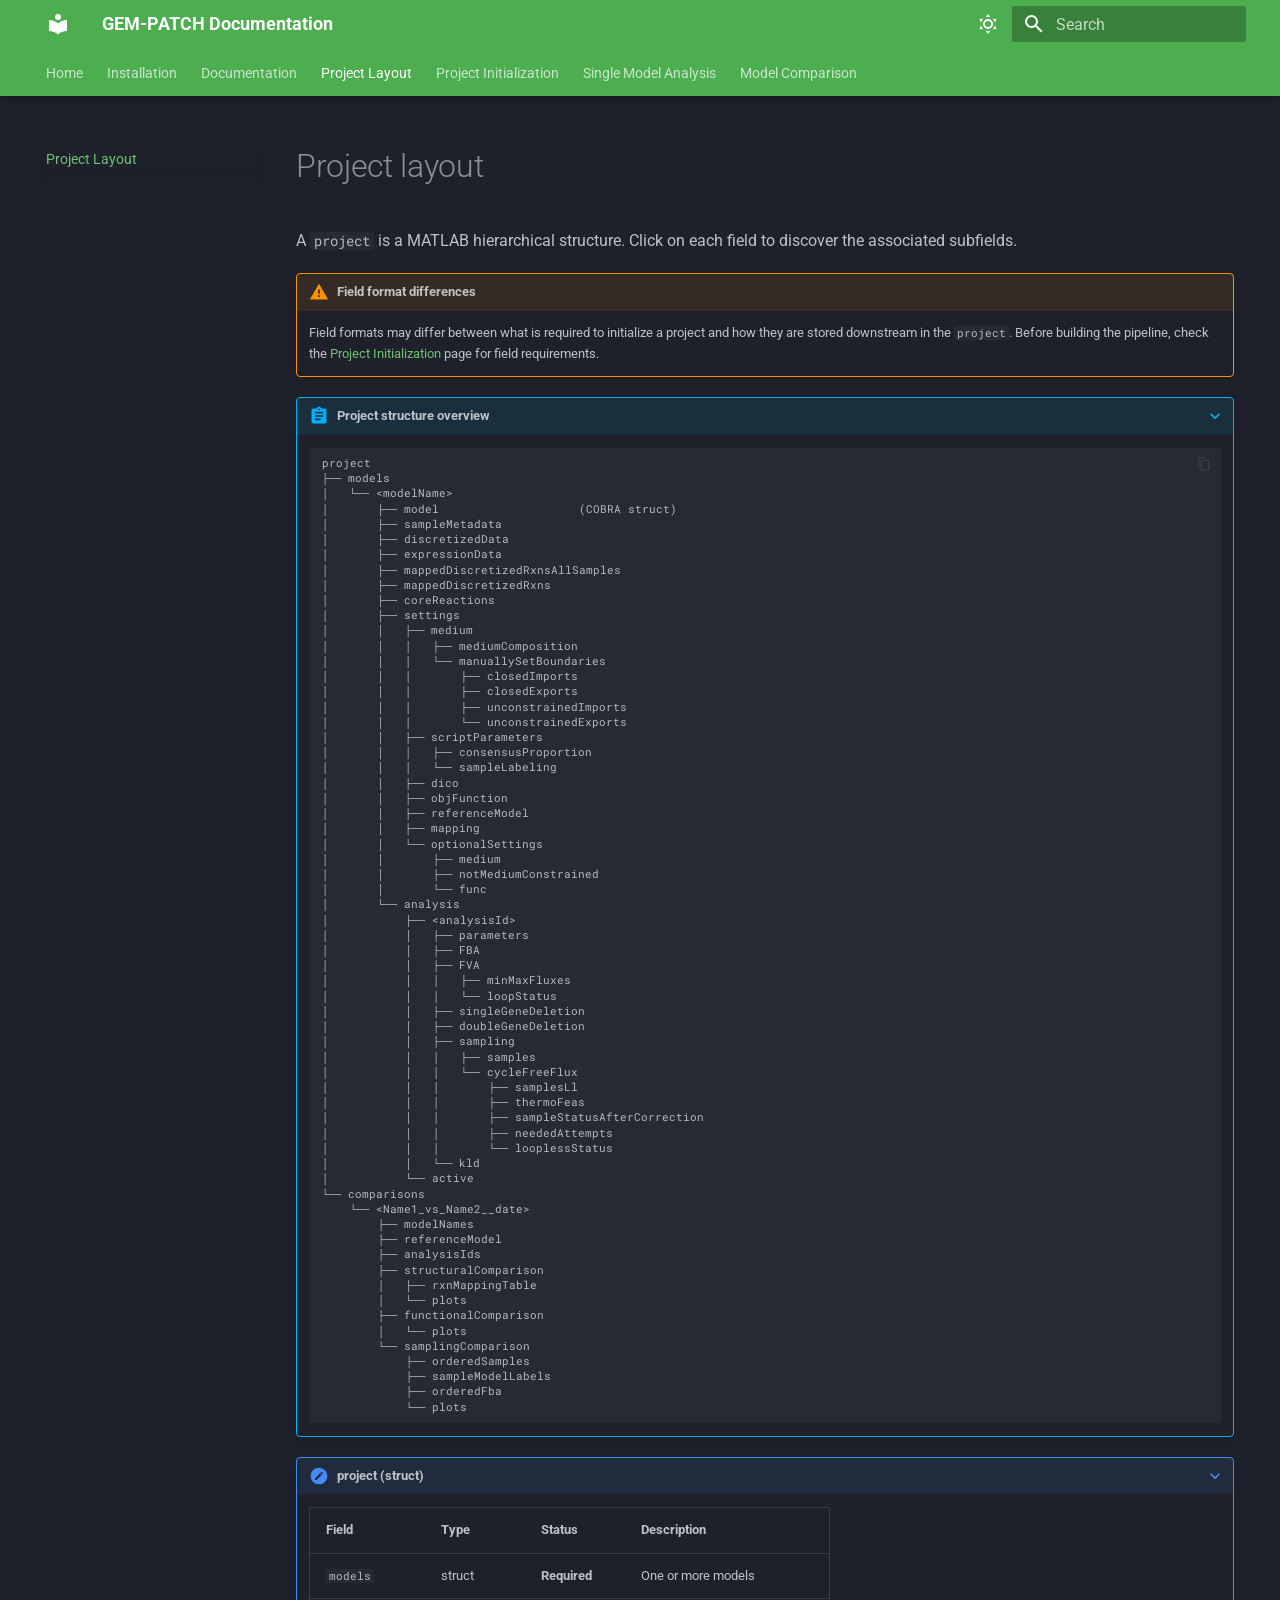
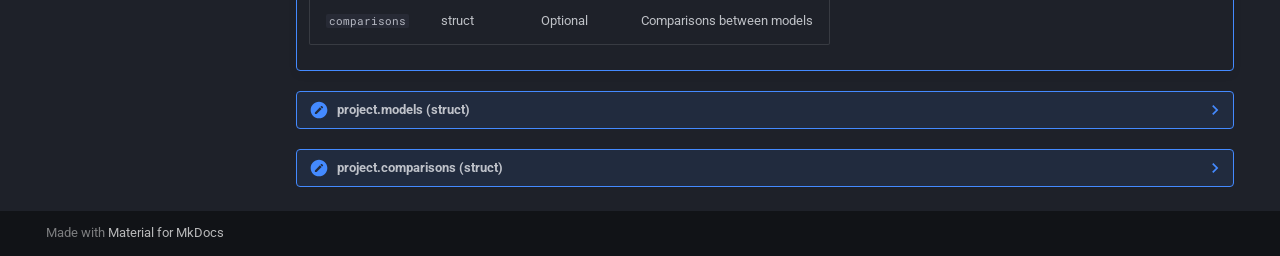
<file: project_layout/index.html>
<!doctype html>
<html lang="en" class="no-js">
  <head>
    
      <meta charset="utf-8">
      <meta name="viewport" content="width=device-width,initial-scale=1">
      
      
      
        <link rel="canonical" href="https://sysbiolux.github.io/analysisPipelineLVT/project_layout/">
      
      
        <link rel="prev" href="../references/">
      
      
        <link rel="next" href="../project_init/">
      
      
        
      
      
      <link rel="icon" href="../assets/images/favicon.png">
      <meta name="generator" content="mkdocs-1.6.1, mkdocs-material-9.7.7">
    
    
      
        <title>Project Layout - GEM-PATCH Documentation</title>
      
    
    
      <link rel="stylesheet" href="../assets/stylesheets/main.ec1eaa64.min.css">
      
        
        <link rel="stylesheet" href="../assets/stylesheets/palette.ab4e12ef.min.css">
      
      


    
    
      
    
    
      
        
        
        <link rel="preconnect" href="https://fonts.gstatic.com" crossorigin>
        <link rel="stylesheet" href="https://fonts.googleapis.com/css?family=Roboto:300,300i,400,400i,700,700i%7CRoboto+Mono:400,400i,700,700i&display=fallback">
        <style>:root{--md-text-font:"Roboto";--md-code-font:"Roboto Mono"}</style>
      
    
    
      <link rel="stylesheet" href="../assets/_mkdocstrings.css">
    
    <script>__md_scope=new URL("..",location),__md_hash=e=>[...e].reduce(((e,_)=>(e<<5)-e+_.charCodeAt(0)),0),__md_get=(e,_=localStorage,t=__md_scope)=>JSON.parse(_.getItem(t.pathname+"."+e)),__md_set=(e,_,t=localStorage,a=__md_scope)=>{try{t.setItem(a.pathname+"."+e,JSON.stringify(_))}catch(e){}}</script>
    
      

    
    
  </head>
  
  
    
    
      
    
    
    
    
    <body dir="ltr" data-md-color-scheme="slate" data-md-color-primary="green" data-md-color-accent="deep-purple">
  
    
    <input class="md-toggle" data-md-toggle="drawer" type="checkbox" id="__drawer" autocomplete="off">
    <input class="md-toggle" data-md-toggle="search" type="checkbox" id="__search" autocomplete="off">
    <label class="md-overlay" for="__drawer"></label>
    <div data-md-component="skip">
      
        
        <a href="#project-layout" class="md-skip">
          Skip to content
        </a>
      
    </div>
    <div data-md-component="announce">
      
    </div>
    
    
      

  

<header class="md-header md-header--shadow md-header--lifted" data-md-component="header">
  <nav class="md-header__inner md-grid" aria-label="Header">
    <a href=".." title="GEM-PATCH Documentation" class="md-header__button md-logo" aria-label="GEM-PATCH Documentation" data-md-component="logo">
      
  
  <svg xmlns="http://www.w3.org/2000/svg" viewBox="0 0 24 24"><path d="M12 8a3 3 0 0 0 3-3 3 3 0 0 0-3-3 3 3 0 0 0-3 3 3 3 0 0 0 3 3m0 3.54C9.64 9.35 6.5 8 3 8v11c3.5 0 6.64 1.35 9 3.54 2.36-2.19 5.5-3.54 9-3.54V8c-3.5 0-6.64 1.35-9 3.54"/></svg>

    </a>
    <label class="md-header__button md-icon" for="__drawer">
      
      <svg xmlns="http://www.w3.org/2000/svg" viewBox="0 0 24 24"><path d="M3 6h18v2H3zm0 5h18v2H3zm0 5h18v2H3z"/></svg>
    </label>
    <div class="md-header__title" data-md-component="header-title">
      <div class="md-header__ellipsis">
        <div class="md-header__topic">
          <span class="md-ellipsis">
            GEM-PATCH Documentation
          </span>
        </div>
        <div class="md-header__topic" data-md-component="header-topic">
          <span class="md-ellipsis">
            
              Project Layout
            
          </span>
        </div>
      </div>
    </div>
    
      
        <form class="md-header__option" data-md-component="palette">
  
    
    
    
    <input class="md-option" data-md-color-media="" data-md-color-scheme="slate" data-md-color-primary="green" data-md-color-accent="deep-purple"  aria-label="Dark mode"  type="radio" name="__palette" id="__palette_0">
    
      <label class="md-header__button md-icon" title="Dark mode" for="__palette_1" hidden>
        <svg xmlns="http://www.w3.org/2000/svg" viewBox="0 0 24 24"><path d="M12 7a5 5 0 0 1 5 5 5 5 0 0 1-5 5 5 5 0 0 1-5-5 5 5 0 0 1 5-5m0 2a3 3 0 0 0-3 3 3 3 0 0 0 3 3 3 3 0 0 0 3-3 3 3 0 0 0-3-3m0-7 2.39 3.42C13.65 5.15 12.84 5 12 5s-1.65.15-2.39.42zM3.34 7l4.16-.35A7.2 7.2 0 0 0 5.94 8.5c-.44.74-.69 1.5-.83 2.29zm.02 10 1.76-3.77a7.131 7.131 0 0 0 2.38 4.14zM20.65 7l-1.77 3.79a7.02 7.02 0 0 0-2.38-4.15zm-.01 10-4.14.36c.59-.51 1.12-1.14 1.54-1.86.42-.73.69-1.5.83-2.29zM12 22l-2.41-3.44c.74.27 1.55.44 2.41.44.82 0 1.63-.17 2.37-.44z"/></svg>
      </label>
    
  
    
    
    
    <input class="md-option" data-md-color-media="" data-md-color-scheme="default" data-md-color-primary="indigo" data-md-color-accent="deep-orange"  aria-label="Light mode"  type="radio" name="__palette" id="__palette_1">
    
      <label class="md-header__button md-icon" title="Light mode" for="__palette_0" hidden>
        <svg xmlns="http://www.w3.org/2000/svg" viewBox="0 0 24 24"><path d="m17.75 4.09-2.53 1.94.91 3.06-2.63-1.81-2.63 1.81.91-3.06-2.53-1.94L12.44 4l1.06-3 1.06 3zm3.5 6.91-1.64 1.25.59 1.98-1.7-1.17-1.7 1.17.59-1.98L15.75 11l2.06-.05L18.5 9l.69 1.95zm-2.28 4.95c.83-.08 1.72 1.1 1.19 1.85-.32.45-.66.87-1.08 1.27C15.17 23 8.84 23 4.94 19.07c-3.91-3.9-3.91-10.24 0-14.14.4-.4.82-.76 1.27-1.08.75-.53 1.93.36 1.85 1.19-.27 2.86.69 5.83 2.89 8.02a9.96 9.96 0 0 0 8.02 2.89m-1.64 2.02a12.08 12.08 0 0 1-7.8-3.47c-2.17-2.19-3.33-5-3.49-7.82-2.81 3.14-2.7 7.96.31 10.98 3.02 3.01 7.84 3.12 10.98.31"/></svg>
      </label>
    
  
</form>
      
    
    
      <script>var palette=__md_get("__palette");if(palette&&palette.color){if("(prefers-color-scheme)"===palette.color.media){var media=matchMedia("(prefers-color-scheme: light)"),input=document.querySelector(media.matches?"[data-md-color-media='(prefers-color-scheme: light)']":"[data-md-color-media='(prefers-color-scheme: dark)']");palette.color.media=input.getAttribute("data-md-color-media"),palette.color.scheme=input.getAttribute("data-md-color-scheme"),palette.color.primary=input.getAttribute("data-md-color-primary"),palette.color.accent=input.getAttribute("data-md-color-accent")}for(var[key,value]of Object.entries(palette.color))document.body.setAttribute("data-md-color-"+key,value)}</script>
    
    
    
      
      
        <label class="md-header__button md-icon" for="__search">
          
          <svg xmlns="http://www.w3.org/2000/svg" viewBox="0 0 24 24"><path d="M9.5 3A6.5 6.5 0 0 1 16 9.5c0 1.61-.59 3.09-1.56 4.23l.27.27h.79l5 5-1.5 1.5-5-5v-.79l-.27-.27A6.52 6.52 0 0 1 9.5 16 6.5 6.5 0 0 1 3 9.5 6.5 6.5 0 0 1 9.5 3m0 2C7 5 5 7 5 9.5S7 14 9.5 14 14 12 14 9.5 12 5 9.5 5"/></svg>
        </label>
        <div class="md-search" data-md-component="search" role="dialog">
  <label class="md-search__overlay" for="__search"></label>
  <div class="md-search__inner" role="search">
    <form class="md-search__form" name="search">
      <input type="text" class="md-search__input" name="query" aria-label="Search" placeholder="Search" autocapitalize="off" autocorrect="off" autocomplete="off" spellcheck="false" data-md-component="search-query" required>
      <label class="md-search__icon md-icon" for="__search">
        
        <svg xmlns="http://www.w3.org/2000/svg" viewBox="0 0 24 24"><path d="M9.5 3A6.5 6.5 0 0 1 16 9.5c0 1.61-.59 3.09-1.56 4.23l.27.27h.79l5 5-1.5 1.5-5-5v-.79l-.27-.27A6.52 6.52 0 0 1 9.5 16 6.5 6.5 0 0 1 3 9.5 6.5 6.5 0 0 1 9.5 3m0 2C7 5 5 7 5 9.5S7 14 9.5 14 14 12 14 9.5 12 5 9.5 5"/></svg>
        
        <svg xmlns="http://www.w3.org/2000/svg" viewBox="0 0 24 24"><path d="M20 11v2H8l5.5 5.5-1.42 1.42L4.16 12l7.92-7.92L13.5 5.5 8 11z"/></svg>
      </label>
      <nav class="md-search__options" aria-label="Search">
        
        <button type="reset" class="md-search__icon md-icon" title="Clear" aria-label="Clear" tabindex="-1">
          
          <svg xmlns="http://www.w3.org/2000/svg" viewBox="0 0 24 24"><path d="M19 6.41 17.59 5 12 10.59 6.41 5 5 6.41 10.59 12 5 17.59 6.41 19 12 13.41 17.59 19 19 17.59 13.41 12z"/></svg>
        </button>
      </nav>
      
        <div class="md-search__suggest" data-md-component="search-suggest"></div>
      
    </form>
    <div class="md-search__output">
      <div class="md-search__scrollwrap" tabindex="0" data-md-scrollfix>
        <div class="md-search-result" data-md-component="search-result">
          <div class="md-search-result__meta">
            Initializing search
          </div>
          <ol class="md-search-result__list" role="presentation"></ol>
        </div>
      </div>
    </div>
  </div>
</div>
      
    
    
  </nav>
  
    
      
<nav class="md-tabs" aria-label="Tabs" data-md-component="tabs">
  <div class="md-grid">
    <ul class="md-tabs__list">
      
        
  
  
  
  
    <li class="md-tabs__item">
      <a href=".." class="md-tabs__link">
        
  
  
    
  
  Home

      </a>
    </li>
  

      
        
  
  
  
  
    <li class="md-tabs__item">
      <a href="../installation/" class="md-tabs__link">
        
  
  
    
  
  Installation

      </a>
    </li>
  

      
        
  
  
  
  
    <li class="md-tabs__item">
      <a href="../references/" class="md-tabs__link">
        
  
  
    
  
  Documentation

      </a>
    </li>
  

      
        
  
  
  
    
  
  
    <li class="md-tabs__item md-tabs__item--active">
      <a href="./" class="md-tabs__link">
        
  
  
    
  
  Project Layout

      </a>
    </li>
  

      
        
  
  
  
  
    <li class="md-tabs__item">
      <a href="../project_init/" class="md-tabs__link">
        
  
  
    
  
  Project Initialization

      </a>
    </li>
  

      
        
  
  
  
  
    <li class="md-tabs__item">
      <a href="../single_model_analysis/" class="md-tabs__link">
        
  
  
    
  
  Single Model Analysis

      </a>
    </li>
  

      
        
  
  
  
  
    <li class="md-tabs__item">
      <a href="../model_comparison/" class="md-tabs__link">
        
  
  
    
  
  Model Comparison

      </a>
    </li>
  

      
    </ul>
  </div>
</nav>
    
  
</header>
    
    <div class="md-container" data-md-component="container">
      
      
        
      
      <main class="md-main" data-md-component="main">
        <div class="md-main__inner md-grid">
          
            
              
              <div class="md-sidebar md-sidebar--primary" data-md-component="sidebar" data-md-type="navigation" >
                <div class="md-sidebar__scrollwrap">
                  <div class="md-sidebar__inner">
                    


  


  

<nav class="md-nav md-nav--primary md-nav--lifted md-nav--integrated" aria-label="Navigation" data-md-level="0">
  <label class="md-nav__title" for="__drawer">
    <a href=".." title="GEM-PATCH Documentation" class="md-nav__button md-logo" aria-label="GEM-PATCH Documentation" data-md-component="logo">
      
  
  <svg xmlns="http://www.w3.org/2000/svg" viewBox="0 0 24 24"><path d="M12 8a3 3 0 0 0 3-3 3 3 0 0 0-3-3 3 3 0 0 0-3 3 3 3 0 0 0 3 3m0 3.54C9.64 9.35 6.5 8 3 8v11c3.5 0 6.64 1.35 9 3.54 2.36-2.19 5.5-3.54 9-3.54V8c-3.5 0-6.64 1.35-9 3.54"/></svg>

    </a>
    GEM-PATCH Documentation
  </label>
  
  <ul class="md-nav__list" data-md-scrollfix>
    
      
      
  
  
  
  
    <li class="md-nav__item">
      <a href=".." class="md-nav__link">
        
  
  
  <span class="md-ellipsis">
    
  
    Home
  

    
  </span>
  
  

      </a>
    </li>
  

    
      
      
  
  
  
  
    <li class="md-nav__item">
      <a href="../installation/" class="md-nav__link">
        
  
  
  <span class="md-ellipsis">
    
  
    Installation
  

    
  </span>
  
  

      </a>
    </li>
  

    
      
      
  
  
  
  
    <li class="md-nav__item">
      <a href="../references/" class="md-nav__link">
        
  
  
  <span class="md-ellipsis">
    
  
    Documentation
  

    
  </span>
  
  

      </a>
    </li>
  

    
      
      
  
  
    
  
  
  
    <li class="md-nav__item md-nav__item--active">
      
      <input class="md-nav__toggle md-toggle" type="checkbox" id="__toc">
      
      
        
      
      
      <a href="./" class="md-nav__link md-nav__link--active">
        
  
  
  <span class="md-ellipsis">
    
  
    Project Layout
  

    
  </span>
  
  

      </a>
      
    </li>
  

    
      
      
  
  
  
  
    <li class="md-nav__item">
      <a href="../project_init/" class="md-nav__link">
        
  
  
  <span class="md-ellipsis">
    
  
    Project Initialization
  

    
  </span>
  
  

      </a>
    </li>
  

    
      
      
  
  
  
  
    <li class="md-nav__item">
      <a href="../single_model_analysis/" class="md-nav__link">
        
  
  
  <span class="md-ellipsis">
    
  
    Single Model Analysis
  

    
  </span>
  
  

      </a>
    </li>
  

    
      
      
  
  
  
  
    <li class="md-nav__item">
      <a href="../model_comparison/" class="md-nav__link">
        
  
  
  <span class="md-ellipsis">
    
  
    Model Comparison
  

    
  </span>
  
  

      </a>
    </li>
  

    
  </ul>
</nav>
                  </div>
                </div>
              </div>
            
            
          
          
            <div class="md-content" data-md-component="content">
              
              <article class="md-content__inner md-typeset">
                
                  



<h1 id="project-layout">Project layout</h1>
<p>A <code>project</code> is a MATLAB hierarchical structure. Click on each field to discover the associated subfields.</p>
<div class="admonition warning">
<p class="admonition-title">Field format differences</p>
<p>Field formats may differ between what is required to initialize a project and how they are stored downstream in the <code>project</code>. Before building the pipeline, check the <a href="../project_init/">Project Initialization</a> page for field requirements.</p>
</div>
<details class="abstract" open="open">
<summary>Project structure overview</summary>
<div class="highlight"><pre><span></span><code>project
├── models
│   └── &lt;modelName&gt;
│       ├── model                    (COBRA struct)
│       ├── sampleMetadata
│       ├── discretizedData
│       ├── expressionData
│       ├── mappedDiscretizedRxnsAllSamples
│       ├── mappedDiscretizedRxns
│       ├── coreReactions
│       ├── settings
│       │   ├── medium
│       │   │   ├── mediumComposition
│       │   │   └── manuallySetBoundaries
│       │   │       ├── closedImports
│       │   │       ├── closedExports
│       │   │       ├── unconstrainedImports
│       │   │       └── unconstrainedExports
│       │   ├── scriptParameters
│       │   │   ├── consensusProportion
│       │   │   └── sampleLabeling
│       │   ├── dico
│       │   ├── objFunction
│       │   ├── referenceModel
│       │   ├── mapping
│       │   └── optionalSettings
│       │       ├── medium
│       │       ├── notMediumConstrained
│       │       └── func
│       └── analysis
│           ├── &lt;analysisId&gt;
│           │   ├── parameters
│           │   ├── FBA
│           │   ├── FVA
│           │   │   ├── minMaxFluxes
│           │   │   └── loopStatus
│           │   ├── singleGeneDeletion
│           │   ├── doubleGeneDeletion
│           │   ├── sampling
│           │   │   ├── samples
│           │   │   └── cycleFreeFlux
│           │   │       ├── samplesLl
│           │   │       ├── thermoFeas
│           │   │       ├── sampleStatusAfterCorrection
│           │   │       ├── neededAttempts
│           │   │       └── looplessStatus
│           │   └── kld
│           └── active
└── comparisons
    └── &lt;Name1_vs_Name2__date&gt;
        ├── modelNames
        ├── referenceModel
        ├── analysisIds
        ├── structuralComparison
        │   ├── rxnMappingTable
        │   └── plots
        ├── functionalComparison
        │   └── plots
        └── samplingComparison
            ├── orderedSamples
            ├── sampleModelLabels
            ├── orderedFba
            └── plots
</code></pre></div>
</details>
<details class="note" open="open">
<summary>project (struct)</summary>
<table>
<thead>
<tr>
<th>Field</th>
<th>Type</th>
<th>Status</th>
<th>Description</th>
</tr>
</thead>
<tbody>
<tr>
<td><code>models</code></td>
<td>struct</td>
<td><strong>Required</strong></td>
<td>One or more models</td>
</tr>
<tr>
<td><code>comparisons</code></td>
<td>struct</td>
<td>Optional</td>
<td>Comparisons between models</td>
</tr>
</tbody>
</table>
</details>
<details class="note">
<summary>project.models (struct)</summary>
<p>Each field is a model name (<code>&lt;modelName&gt;</code>).</p>
<details class="note" open="open">
<summary>project.models.&lt;modelName&gt; (struct)</summary>
<table>
<thead>
<tr>
<th>Field</th>
<th>Type</th>
<th>Status</th>
<th>Dimensions</th>
<th>Description</th>
</tr>
</thead>
<tbody>
<tr>
<td><code>model</code></td>
<td>struct (COBRA)</td>
<td><strong>Required</strong></td>
<td>—</td>
<td>Metabolic model</td>
</tr>
<tr>
<td><code>sampleMetadata</code></td>
<td>table</td>
<td>Optional</td>
<td>nbSamples × N</td>
<td>Sample metadata</td>
</tr>
<tr>
<td><code>discretizedData</code></td>
<td>table</td>
<td>Optional</td>
<td>nbGenes × 2+</td>
<td>Discretized data (<code>geneIds</code>, <code>value</code>)</td>
</tr>
<tr>
<td><code>expressionData</code></td>
<td>table</td>
<td>Optional</td>
<td>nbGenes × 2+</td>
<td>Raw expression data (<code>geneIds</code>, <code>expression</code>)</td>
</tr>
<tr>
<td><code>mappedDiscretizedRxnsAllSamples</code></td>
<td>int8</td>
<td>Optional</td>
<td>nbRxns × N</td>
<td>Mapping across all samples</td>
</tr>
<tr>
<td><code>mappedDiscretizedRxns</code></td>
<td>int8</td>
<td>Optional</td>
<td>nbRxns × N</td>
<td>Consensus mapping</td>
</tr>
<tr>
<td><code>coreReactions</code></td>
<td>vector</td>
<td>Optional</td>
<td>—</td>
<td>Core reaction indices</td>
</tr>
<tr>
<td><code>settings</code></td>
<td>struct</td>
<td>Optional</td>
<td>—</td>
<td>Configuration parameters</td>
</tr>
<tr>
<td><code>analysis</code></td>
<td>struct</td>
<td>Optional</td>
<td>—</td>
<td>Analysis results</td>
</tr>
</tbody>
</table>
</details>
<details class="note">
<summary>settings (struct)</summary>
<table>
<thead>
<tr>
<th>Field</th>
<th>Type</th>
<th>Status</th>
<th>Description</th>
</tr>
</thead>
<tbody>
<tr>
<td><code>medium</code></td>
<td>struct</td>
<td>Optional</td>
<td>Medium composition</td>
</tr>
<tr>
<td><code>scriptParameters</code></td>
<td>struct</td>
<td>Optional</td>
<td>Script parameters</td>
</tr>
<tr>
<td><code>dico</code></td>
<td>table</td>
<td>Conditional*</td>
<td>Gene ID mapping (data ↔ model)</td>
</tr>
<tr>
<td><code>objFunction</code></td>
<td>char</td>
<td>Optional</td>
<td>Objective reaction</td>
</tr>
<tr>
<td><code>referenceModel</code></td>
<td>char</td>
<td>Optional</td>
<td>Reference model</td>
</tr>
<tr>
<td><code>mapping</code></td>
<td>sparse double</td>
<td>Optional</td>
<td>Mapping matrix</td>
</tr>
<tr>
<td><code>optionalSettings</code></td>
<td>struct</td>
<td>Optional</td>
<td>Additional parameters</td>
</tr>
</tbody>
</table>
<p><em>*Required if <code>discretizedData</code> or <code>expressionData</code> is present.</em></p>
</details>
<details class="note">
<summary>settings.dico (table)</summary>
<table>
<thead>
<tr>
<th>Column</th>
<th>Status</th>
<th>Description</th>
</tr>
</thead>
<tbody>
<tr>
<td><code>geneIdsInModel</code></td>
<td><strong>Required</strong></td>
<td>Model gene IDs (same order as <code>model.genes</code>)</td>
</tr>
<tr>
<td><code>geneIdsInData</code></td>
<td>Conditional</td>
<td>Data gene IDs (same order as <code>discretizedData.geneIds</code>)</td>
</tr>
</tbody>
</table>
</details>
<details class="note">
<summary>settings.medium (struct)</summary>
<table>
<thead>
<tr>
<th>Field</th>
<th>Type</th>
<th>Description</th>
</tr>
</thead>
<tbody>
<tr>
<td><code>mediumComposition</code></td>
<td>table</td>
<td>Medium composition</td>
</tr>
<tr>
<td><code>manuallySetBoundaries</code></td>
<td>struct</td>
<td>Manually set boundaries</td>
</tr>
</tbody>
</table>
</details>
<details class="note">
<summary>medium.manuallySetBoundaries (struct)</summary>
<table>
<thead>
<tr>
<th>Field</th>
<th>Description</th>
</tr>
</thead>
<tbody>
<tr>
<td><code>closedImports</code></td>
<td>Closed imports</td>
</tr>
<tr>
<td><code>closedExports</code></td>
<td>Closed exports</td>
</tr>
<tr>
<td><code>unconstrainedImports</code></td>
<td>Unconstrained imports</td>
</tr>
<tr>
<td><code>unconstrainedExports</code></td>
<td>Unconstrained exports</td>
</tr>
</tbody>
</table>
</details>
<details class="note">
<summary>settings.scriptParameters (struct)</summary>
<table>
<thead>
<tr>
<th>Field</th>
<th>Type</th>
<th>Description</th>
</tr>
</thead>
<tbody>
<tr>
<td><code>consensusProportion</code></td>
<td>numeric</td>
<td>Consensus proportion (default: 0.9)</td>
</tr>
<tr>
<td><code>sampleLabeling</code></td>
<td>string</td>
<td>Column in <code>sampleMetadata</code> defining sample groups</td>
</tr>
</tbody>
</table>
</details>
<details class="note">
<summary>settings.optionalSettings (struct)</summary>
<table>
<thead>
<tr>
<th>Field</th>
<th>Description</th>
</tr>
</thead>
<tbody>
<tr>
<td><code>medium</code></td>
<td>Optional medium</td>
</tr>
<tr>
<td><code>notMediumConstrained</code></td>
<td>Reactions not constrained by medium</td>
</tr>
<tr>
<td><code>func</code></td>
<td>Forced reaction(s)</td>
</tr>
</tbody>
</table>
</details>
<details class="note">
<summary>analysis (struct)</summary>
<p>One entry per analysis (<code>analysis_&amp;lt;id&amp;gt;</code>) plus an <code>active</code> entry.</p>
<details class="note" open="open">
<summary>analysis.&lt;id&gt; (struct)</summary>
<table>
<thead>
<tr>
<th>Field</th>
<th>Type</th>
<th>Status</th>
<th>Description</th>
</tr>
</thead>
<tbody>
<tr>
<td><code>parameters</code></td>
<td>table</td>
<td>Optional</td>
<td>Parameters (<code>Parameter</code>, <code>Analysis</code>, <code>Value</code>)</td>
</tr>
<tr>
<td><code>FBA</code></td>
<td>struct</td>
<td>Optional</td>
<td>Flux Balance Analysis</td>
</tr>
<tr>
<td><code>FVA</code></td>
<td>struct</td>
<td>Optional</td>
<td>Flux Variability Analysis</td>
</tr>
<tr>
<td><code>singleGeneDeletion</code></td>
<td>struct</td>
<td>Optional</td>
<td>Single gene deletion</td>
</tr>
<tr>
<td><code>doubleGeneDeletion</code></td>
<td>struct</td>
<td>Optional</td>
<td>Double gene deletion</td>
</tr>
<tr>
<td><code>sampling</code></td>
<td>struct</td>
<td>Optional</td>
<td>Flux sampling</td>
</tr>
<tr>
<td><code>kld</code></td>
<td>struct</td>
<td>Optional</td>
<td>Kullback-Leibler Divergence</td>
</tr>
</tbody>
</table>
</details>
<div class="admonition tip">
<p class="admonition-title"><code>analysisId</code> field</p>
<p>The <code>active</code> entry contains an additional <code>analysisId</code> (char)
field in each sub-struct.</p>
</div>
</details>
<details class="note">
<summary>FVA (struct)</summary>
<table>
<thead>
<tr>
<th>Field</th>
<th>Type</th>
<th>Dimensions</th>
<th>Description</th>
</tr>
</thead>
<tbody>
<tr>
<td><code>minMaxFluxes</code></td>
<td>table</td>
<td>nbRxns × 2</td>
<td>Columns <code>minFlux</code>, <code>maxFlux</code></td>
</tr>
<tr>
<td><code>loopStatus</code></td>
<td>logical</td>
<td>nbRxns × 1</td>
<td>Loop status</td>
</tr>
<tr>
<td><code>analysisId</code></td>
<td>char</td>
<td>—</td>
<td><em>(active entry only)</em></td>
</tr>
</tbody>
</table>
</details>
<details class="note">
<summary>singleGeneDeletion (struct)</summary>
<table>
<thead>
<tr>
<th>Field</th>
<th>Description</th>
</tr>
</thead>
<tbody>
<tr>
<td><code>grRatio</code></td>
<td>Growth ratio KO/WT</td>
</tr>
<tr>
<td><code>grRateKO</code></td>
<td>Growth rate after deletion</td>
</tr>
<tr>
<td><code>grRateWT</code></td>
<td>Wild-type growth rate</td>
</tr>
<tr>
<td><code>hasEffect</code></td>
<td>Whether deletion has an effect</td>
</tr>
<tr>
<td><code>delRxns</code></td>
<td>Deleted reactions</td>
</tr>
<tr>
<td><code>fluxSolution</code></td>
<td>Flux solution</td>
</tr>
</tbody>
</table>
</details>
<details class="note">
<summary>doubleGeneDeletion (struct)</summary>
<table>
<thead>
<tr>
<th>Field</th>
<th>Description</th>
</tr>
</thead>
<tbody>
<tr>
<td><code>grRatioDble</code></td>
<td>Double deletion growth ratio</td>
</tr>
<tr>
<td><code>grRatioKO</code></td>
<td>Growth ratio after double deletion</td>
</tr>
<tr>
<td><code>grRateWT</code></td>
<td>Wild-type growth rate</td>
</tr>
</tbody>
</table>
</details>
<details class="note">
<summary>sampling (struct)</summary>
<table>
<thead>
<tr>
<th>Field</th>
<th>Type</th>
<th>Dimensions</th>
<th>Description</th>
</tr>
</thead>
<tbody>
<tr>
<td><code>modelSampling</code></td>
<td>struct</td>
<td>—</td>
<td>Sampling model</td>
</tr>
<tr>
<td><code>samples</code></td>
<td>single</td>
<td>nbRxns × nSamp</td>
<td>Flux samples</td>
</tr>
<tr>
<td><code>cycleFreeFlux</code></td>
<td>struct</td>
<td>—</td>
<td>Cycle-free results</td>
</tr>
</tbody>
</table>
</details>
<details class="note">
<summary>sampling.cycleFreeFlux (struct)</summary>
<table>
<thead>
<tr>
<th>Field</th>
<th>Type</th>
<th>Dimensions</th>
<th>Description</th>
</tr>
</thead>
<tbody>
<tr>
<td><code>samplesLl</code></td>
<td>single</td>
<td>nbRxns × nSamp</td>
<td>Loopless samples</td>
</tr>
<tr>
<td><code>thermoFeas</code></td>
<td>uint8</td>
<td>nbRxns × nSamp</td>
<td>Thermodynamic feasibility</td>
</tr>
<tr>
<td><code>sampleStatusAfterCorrection</code></td>
<td>uint8</td>
<td>nbRxns × nSamp</td>
<td>Status after correction</td>
</tr>
<tr>
<td><code>neededAttempts</code></td>
<td>uint8</td>
<td>nbRxns × 1</td>
<td>Number of attempts needed</td>
</tr>
<tr>
<td><code>looplessStatus</code></td>
<td>uint8</td>
<td>nbRxns × nSamp</td>
<td>Loopless status</td>
</tr>
</tbody>
</table>
</details>
<details class="note">
<summary>kld (struct)</summary>
<table>
<thead>
<tr>
<th>Field</th>
<th>Description</th>
</tr>
</thead>
<tbody>
<tr>
<td><code>samplingSets</code></td>
<td>Compared sample sets</td>
</tr>
<tr>
<td><code>kldMatrix</code></td>
<td>KLD matrix</td>
</tr>
<tr>
<td><code>pValueKld</code></td>
<td>p-value</td>
</tr>
<tr>
<td><code>fdr</code></td>
<td>False Discovery Rate</td>
</tr>
<tr>
<td><code>setLabels</code></td>
<td>Set labels</td>
</tr>
</tbody>
</table>
</details>
</details>
<details class="note">
<summary>project.comparisons (struct)</summary>
<p>Each field is named <code>Name1_vs_Name2__date</code>.</p>
<details class="note" open="open">
<summary>comparisons.&lt;Name1_vs_Name2__date&gt; (struct)</summary>
<table>
<thead>
<tr>
<th>Field</th>
<th>Type</th>
<th>Dimensions</th>
<th>Description</th>
</tr>
</thead>
<tbody>
<tr>
<td><code>modelNames</code></td>
<td>string</td>
<td>nbModels × 1</td>
<td>Compared models</td>
</tr>
<tr>
<td><code>referenceModel</code></td>
<td>string</td>
<td>—</td>
<td>Reference model</td>
</tr>
<tr>
<td><code>analysisIds</code></td>
<td>table</td>
<td>nbAnalyses × nbModels</td>
<td>Compared analyses</td>
</tr>
<tr>
<td><code>structuralComparison</code></td>
<td>struct</td>
<td>—</td>
<td>Structural comparison</td>
</tr>
<tr>
<td><code>functionalComparison</code></td>
<td>struct</td>
<td>—</td>
<td>Functional comparison</td>
</tr>
<tr>
<td><code>samplingComparison</code></td>
<td>struct</td>
<td>—</td>
<td>Sampling comparison</td>
</tr>
</tbody>
</table>
</details>
<details class="note">
<summary>structuralComparison (struct)</summary>
<table>
<thead>
<tr>
<th>Field</th>
<th>Type</th>
<th>Dimensions</th>
<th>Description</th>
</tr>
</thead>
<tbody>
<tr>
<td><code>rxnMappingTable</code></td>
<td>table</td>
<td>nbRxns × nbModels</td>
<td>Reaction mapping</td>
</tr>
<tr>
<td><code>plots</code></td>
<td>struct</td>
<td>—</td>
<td>Generated plots</td>
</tr>
</tbody>
</table>
</details>
<details class="note">
<summary>structuralComparison.plots</summary>
<table>
<thead>
<tr>
<th>Field</th>
<th>Description</th>
</tr>
</thead>
<tbody>
<tr>
<td><code>dataDiscretization</code></td>
<td>Nested barplot showing the discretization status (−1, 0, 1) of genes and reactions across models and samples, at three stages: after discretization, after GPR mapping, and after consensus proportion</td>
</tr>
<tr>
<td><code>coreReactions</code></td>
<td>Stacked barplots showing core vs non-core reactions per model, percentage of core reactions included, and Venn/heatmap of core reaction presence across models</td>
</tr>
<tr>
<td><code>coreReactionsIntersections</code></td>
<td>Stacked bar chart of core reactions per pathway for each intersection/outersection between models (up to 4 models)</td>
</tr>
<tr>
<td><code>intersections.genes</code></td>
<td>Venn diagram or heatmap of gene presence across models</td>
</tr>
<tr>
<td><code>intersections.mets</code></td>
<td>Venn diagram or heatmap of metabolite presence across models</td>
</tr>
<tr>
<td><code>intersections.rxns</code></td>
<td>Venn diagram or heatmap of reaction presence across models</td>
</tr>
<tr>
<td><code>jaccardDist.genes</code></td>
<td>Jaccard similarity heatmap of gene presence between models</td>
</tr>
<tr>
<td><code>jaccardDist.mets</code></td>
<td>Jaccard similarity heatmap of metabolite presence between models</td>
</tr>
<tr>
<td><code>jaccardDist.rxns</code></td>
<td>Jaccard similarity heatmap of reaction presence between models</td>
</tr>
<tr>
<td><code>reactionPathwayPresence</code></td>
<td>Heatmap of reaction presence per subsystem, relative to the reference model</td>
</tr>
</tbody>
</table>
</details>
<details class="note">
<summary>functionalComparison (struct)</summary>
<table>
<thead>
<tr>
<th>Field</th>
<th>Description</th>
</tr>
</thead>
<tbody>
<tr>
<td><code>plots.objValue</code></td>
<td>Bar plot of FBA objective function values per model</td>
</tr>
<tr>
<td><code>plots.import</code></td>
<td>FBA flux values for import exchange reactions (upper threshold)</td>
</tr>
<tr>
<td><code>plots.export</code></td>
<td>FBA flux values for export exchange reactions (lower threshold)</td>
</tr>
<tr>
<td><code>plots.fvaSim.overall</code></td>
<td>Clustergram heatmap of overall FVA boundary similarity between models</td>
</tr>
<tr>
<td><code>plots.fvaSim.hist</code></td>
<td>Histograms of per-reaction FVA similarity values for each model pair (lower triangle, values &lt; 1)</td>
</tr>
<tr>
<td><code>plots.fvaSim.enrich</code></td>
<td>Dot plot of pathway enrichment for low FVA similarity reactions (dot size = |NES|, color = −log10(FDR))</td>
</tr>
<tr>
<td><code>plots.fba.heatmapRxnFluxsum</code></td>
<td>Heatmap of flux sum per reaction, grouped by pathway (from FBA)</td>
</tr>
<tr>
<td><code>plots.fba.heatmapRxnActivityFba</code></td>
<td>Heatmap of reaction network activity per pathway (from FBA)</td>
</tr>
<tr>
<td><code>plots.fba.heatmapMetsFluxsum</code></td>
<td>Heatmap of flux sum per metabolite, grouped by pathway (from FBA)</td>
</tr>
</tbody>
</table>
</details>
<details class="note">
<summary>samplingComparison (struct)</summary>
<table>
<thead>
<tr>
<th>Field</th>
<th>Type</th>
<th>Dimensions</th>
<th>Description</th>
</tr>
</thead>
<tbody>
<tr>
<td><code>orderedSamples</code></td>
<td>double</td>
<td>nbRxns × cumSamp</td>
<td>Ordered sampling matrix across all models</td>
</tr>
<tr>
<td><code>sampleModelLabels</code></td>
<td>string</td>
<td>1 × cumSamp</td>
<td>Model label per sample</td>
</tr>
<tr>
<td><code>orderedllSamples</code></td>
<td>double</td>
<td>nbRxns × cumSamp</td>
<td>Ordered loopless sampling matrix (if available)</td>
</tr>
<tr>
<td><code>orderedFba</code></td>
<td>double</td>
<td>nbRxns × nbModels</td>
<td>Ordered FBA solutions</td>
</tr>
<tr>
<td><code>kld</code></td>
<td>struct</td>
<td>—</td>
<td>Inter-model KL divergence results (if KLD was performed)</td>
</tr>
<tr>
<td><code>plots</code></td>
<td>struct</td>
<td>—</td>
<td>Generated plots</td>
</tr>
</tbody>
</table>
</details>
<details class="note">
<summary>samplingComparison.kld (struct)</summary>
<table>
<thead>
<tr>
<th>Field</th>
<th>Type</th>
<th>Description</th>
</tr>
</thead>
<tbody>
<tr>
<td><code>orderedkldSets</code></td>
<td>double</td>
<td>Ordered KLD sampling sets across models</td>
</tr>
<tr>
<td><code>modelLabels</code></td>
<td>string</td>
<td>Model labels for KLD sets</td>
</tr>
<tr>
<td><code>interModelKld</code></td>
<td>double</td>
<td>Inter-model KLD matrix</td>
</tr>
<tr>
<td><code>interModelLabels</code></td>
<td>string</td>
<td>Labels for inter-model KLD</td>
</tr>
<tr>
<td><code>orderedkldSetLabels</code></td>
<td>string</td>
<td>Set labels for ordered KLD</td>
</tr>
</tbody>
</table>
</details>
<details class="note">
<summary>samplingComparison.plots</summary>
<table>
<thead>
<tr>
<th>Field</th>
<th>Description</th>
</tr>
</thead>
<tbody>
<tr>
<td><code>heatmapRxnFluxSum</code></td>
<td>Heatmap of flux sum per reaction, grouped by pathway (from sampling)</td>
</tr>
<tr>
<td><code>heatmapMetsFluxSum</code></td>
<td>Heatmap of flux sum per metabolite, grouped by pathway (from sampling)</td>
</tr>
<tr>
<td><code>heatmapRxnFluxSumSamples</code></td>
<td>Heatmap of flux sum per reaction per pathway, broken down by individual samples</td>
</tr>
<tr>
<td><code>heatmapMetsFluxSumSamples</code></td>
<td>Heatmap of flux sum per metabolite per pathway, broken down by individual samples</td>
</tr>
</tbody>
</table>
</details>
</details>












                
              </article>
            </div>
          
          
<script>var target=document.getElementById(location.hash.slice(1));target&&target.name&&(target.checked=target.name.startsWith("__tabbed_"))</script>
        </div>
        
      </main>
      
        <footer class="md-footer">
  
  <div class="md-footer-meta md-typeset">
    <div class="md-footer-meta__inner md-grid">
      <div class="md-copyright">
  
  
    Made with
    <a href="https://squidfunk.github.io/mkdocs-material/" target="_blank" rel="noopener">
      Material for MkDocs
    </a>
  
</div>
      
    </div>
  </div>
</footer>
      
    </div>
    <div class="md-dialog" data-md-component="dialog">
      <div class="md-dialog__inner md-typeset"></div>
    </div>
    
    
    
      
      
      <script id="__config" type="application/json">{"annotate": null, "base": "..", "features": ["navigation.tabs.sticky", "navigation.expand", "navigation.tabs", "search.suggest", "search.highlight", "content.code.annotate", "content.code.copy", "content.code.fold", "toc.integrate"], "search": "../assets/javascripts/workers/search.2c215733.min.js", "tags": null, "translations": {"clipboard.copied": "Copied to clipboard", "clipboard.copy": "Copy to clipboard", "search.result.more.one": "1 more on this page", "search.result.more.other": "# more on this page", "search.result.none": "No matching documents", "search.result.one": "1 matching document", "search.result.other": "# matching documents", "search.result.placeholder": "Type to start searching", "search.result.term.missing": "Missing", "select.version": "Select version"}, "version": null}</script>
    
    
      <script src="../assets/javascripts/bundle.d7400e89.min.js"></script>
      
    
  </body>
</html>
</file>
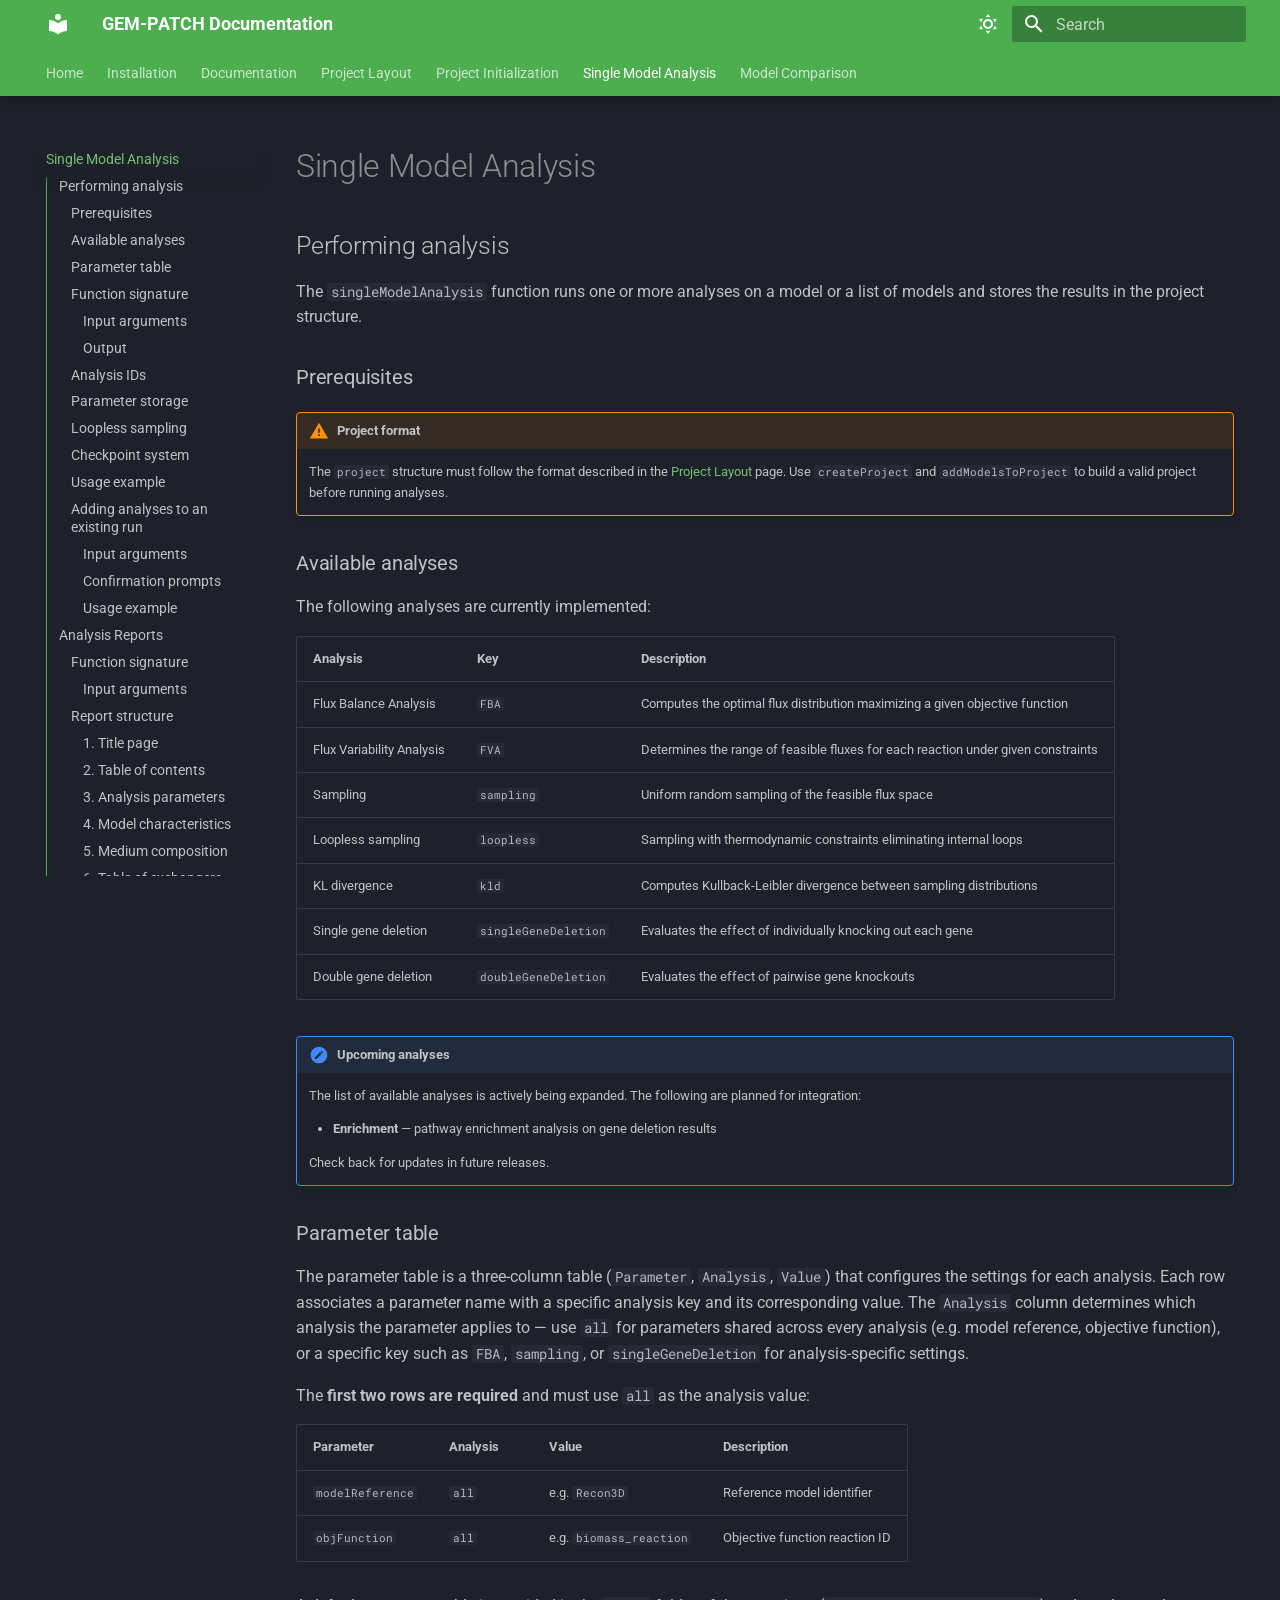
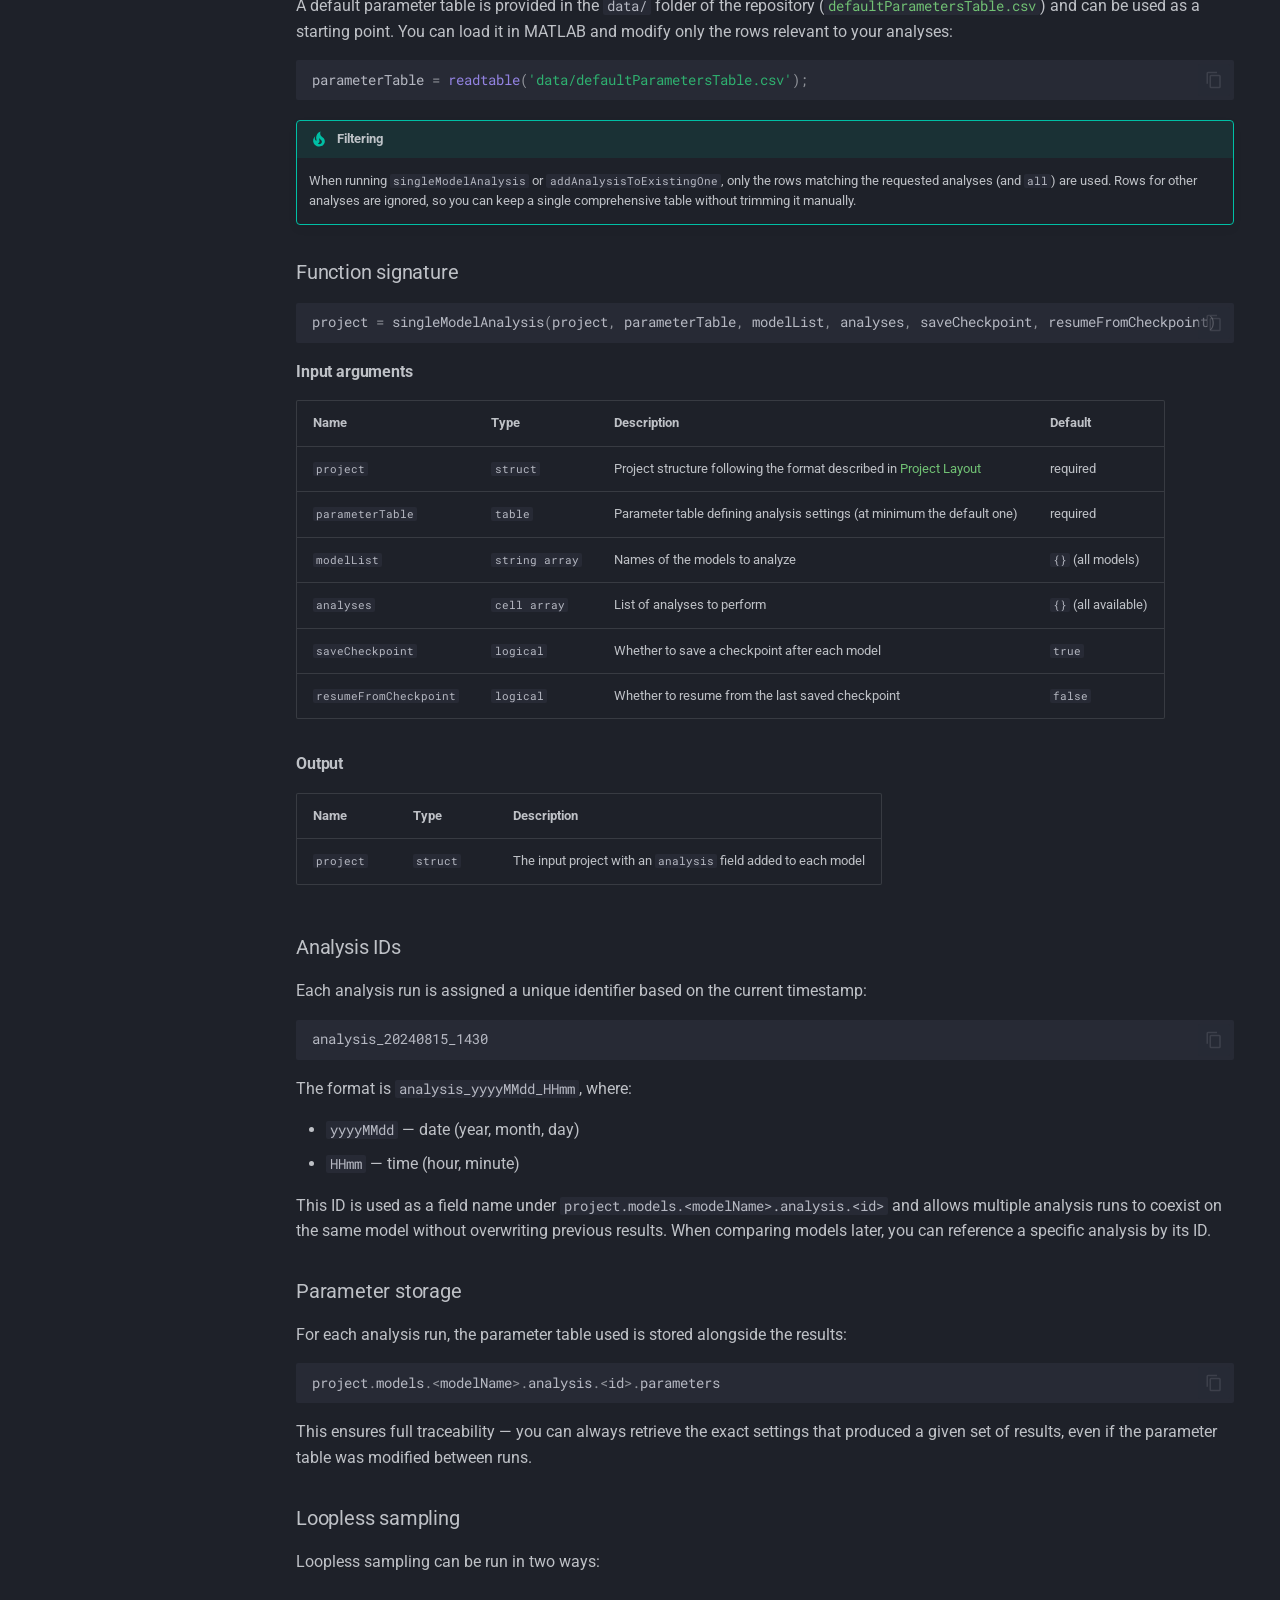
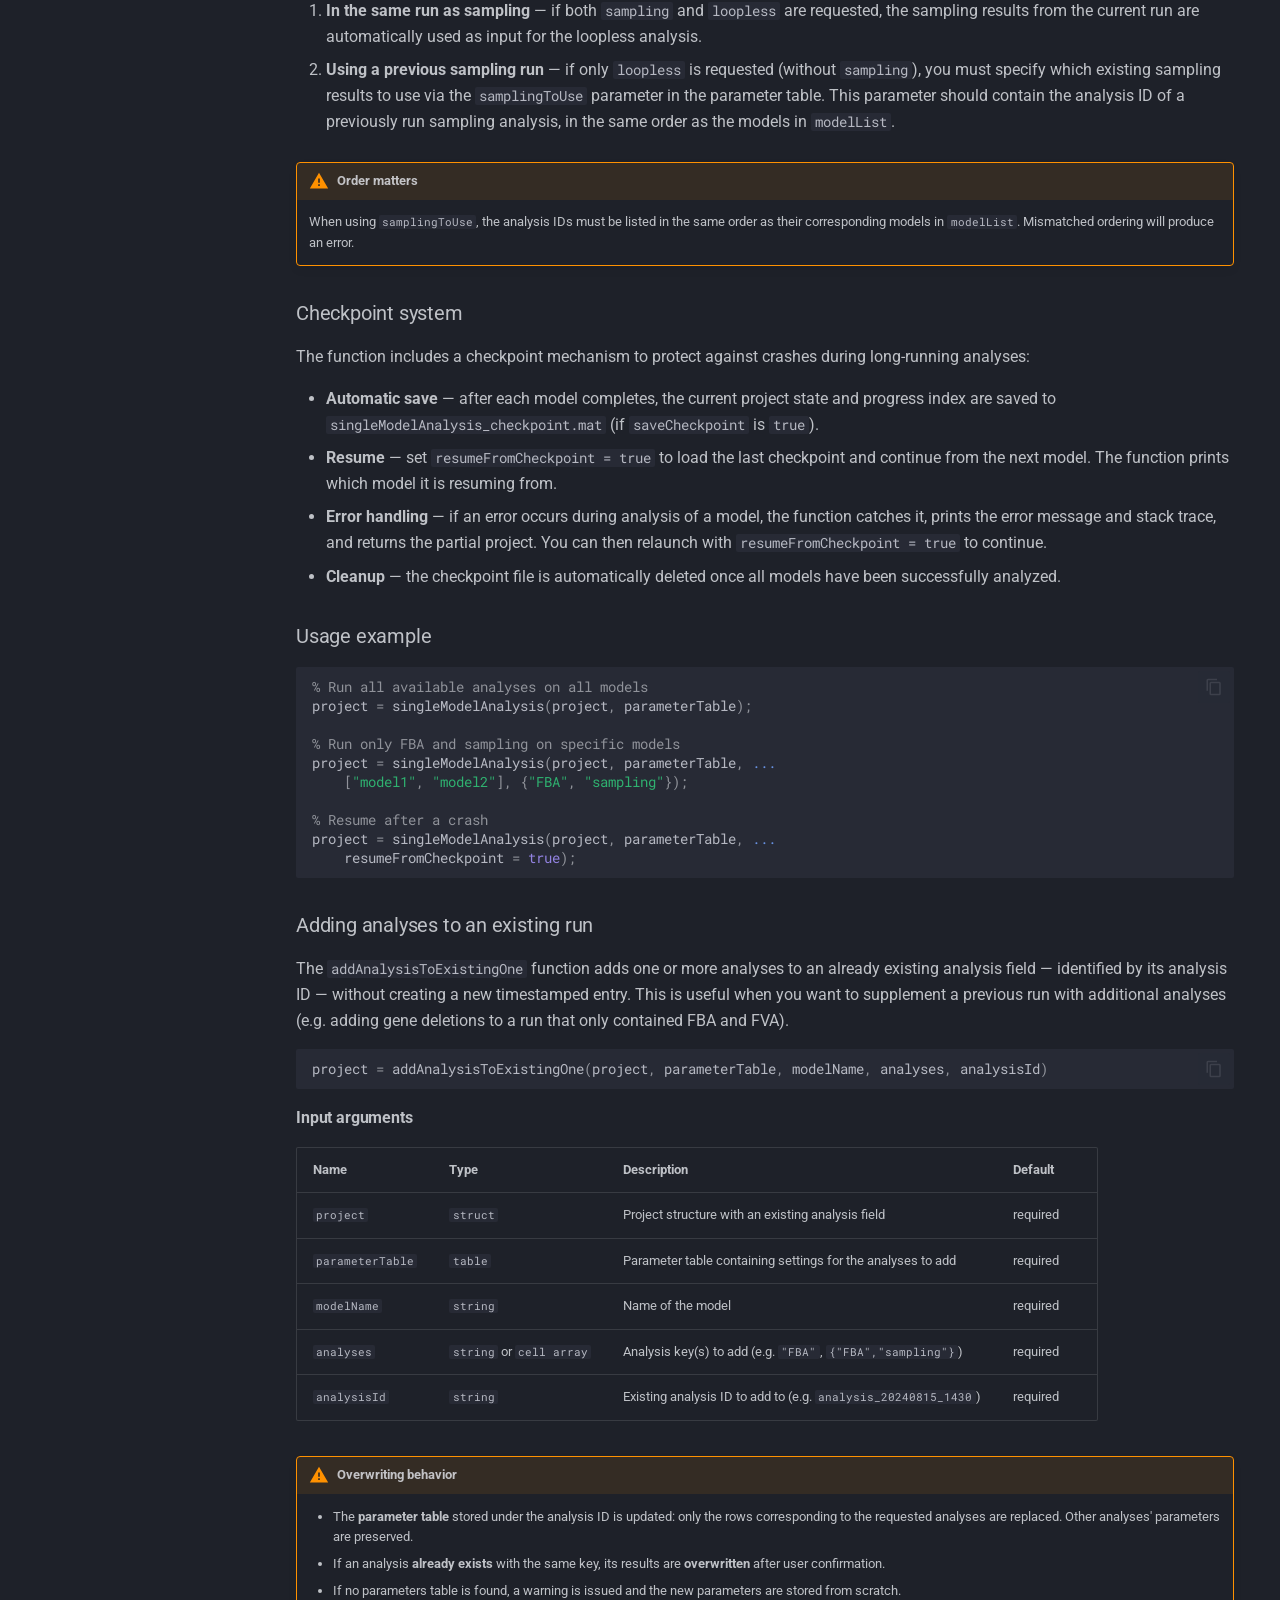
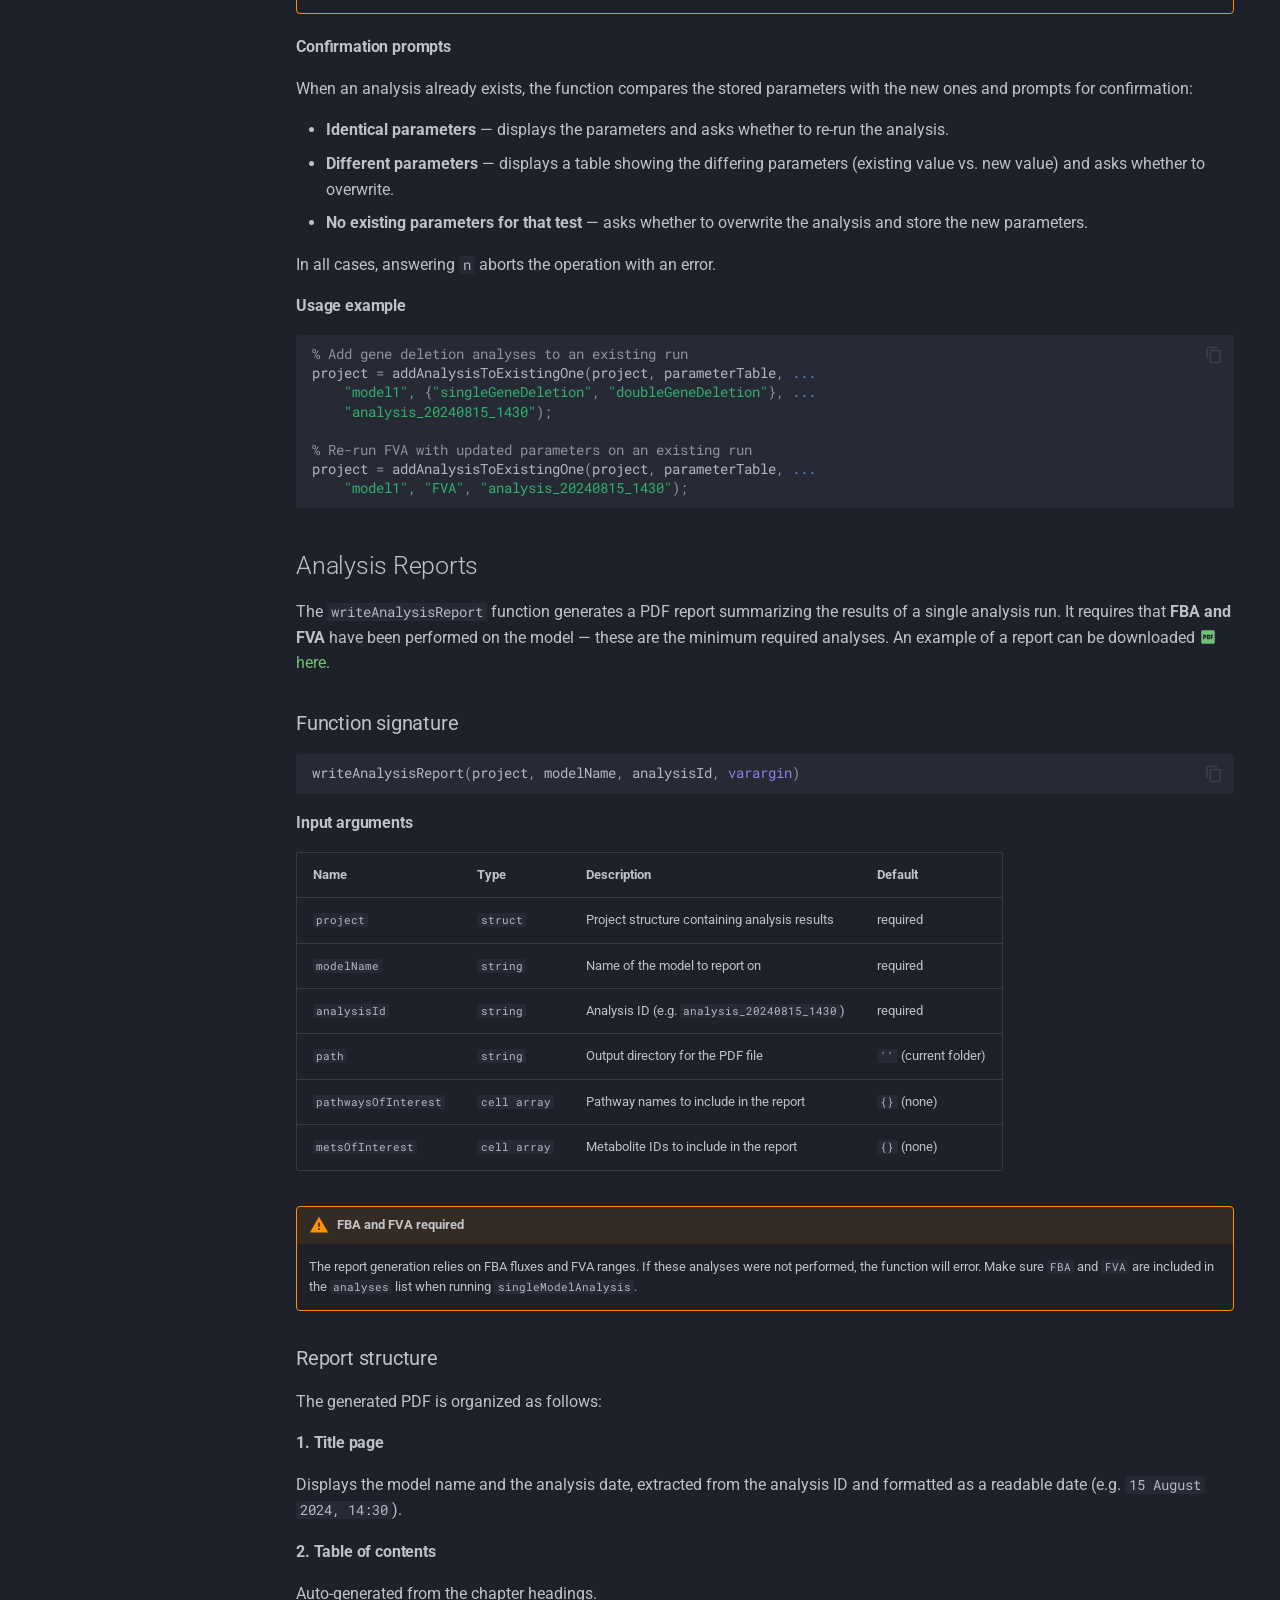
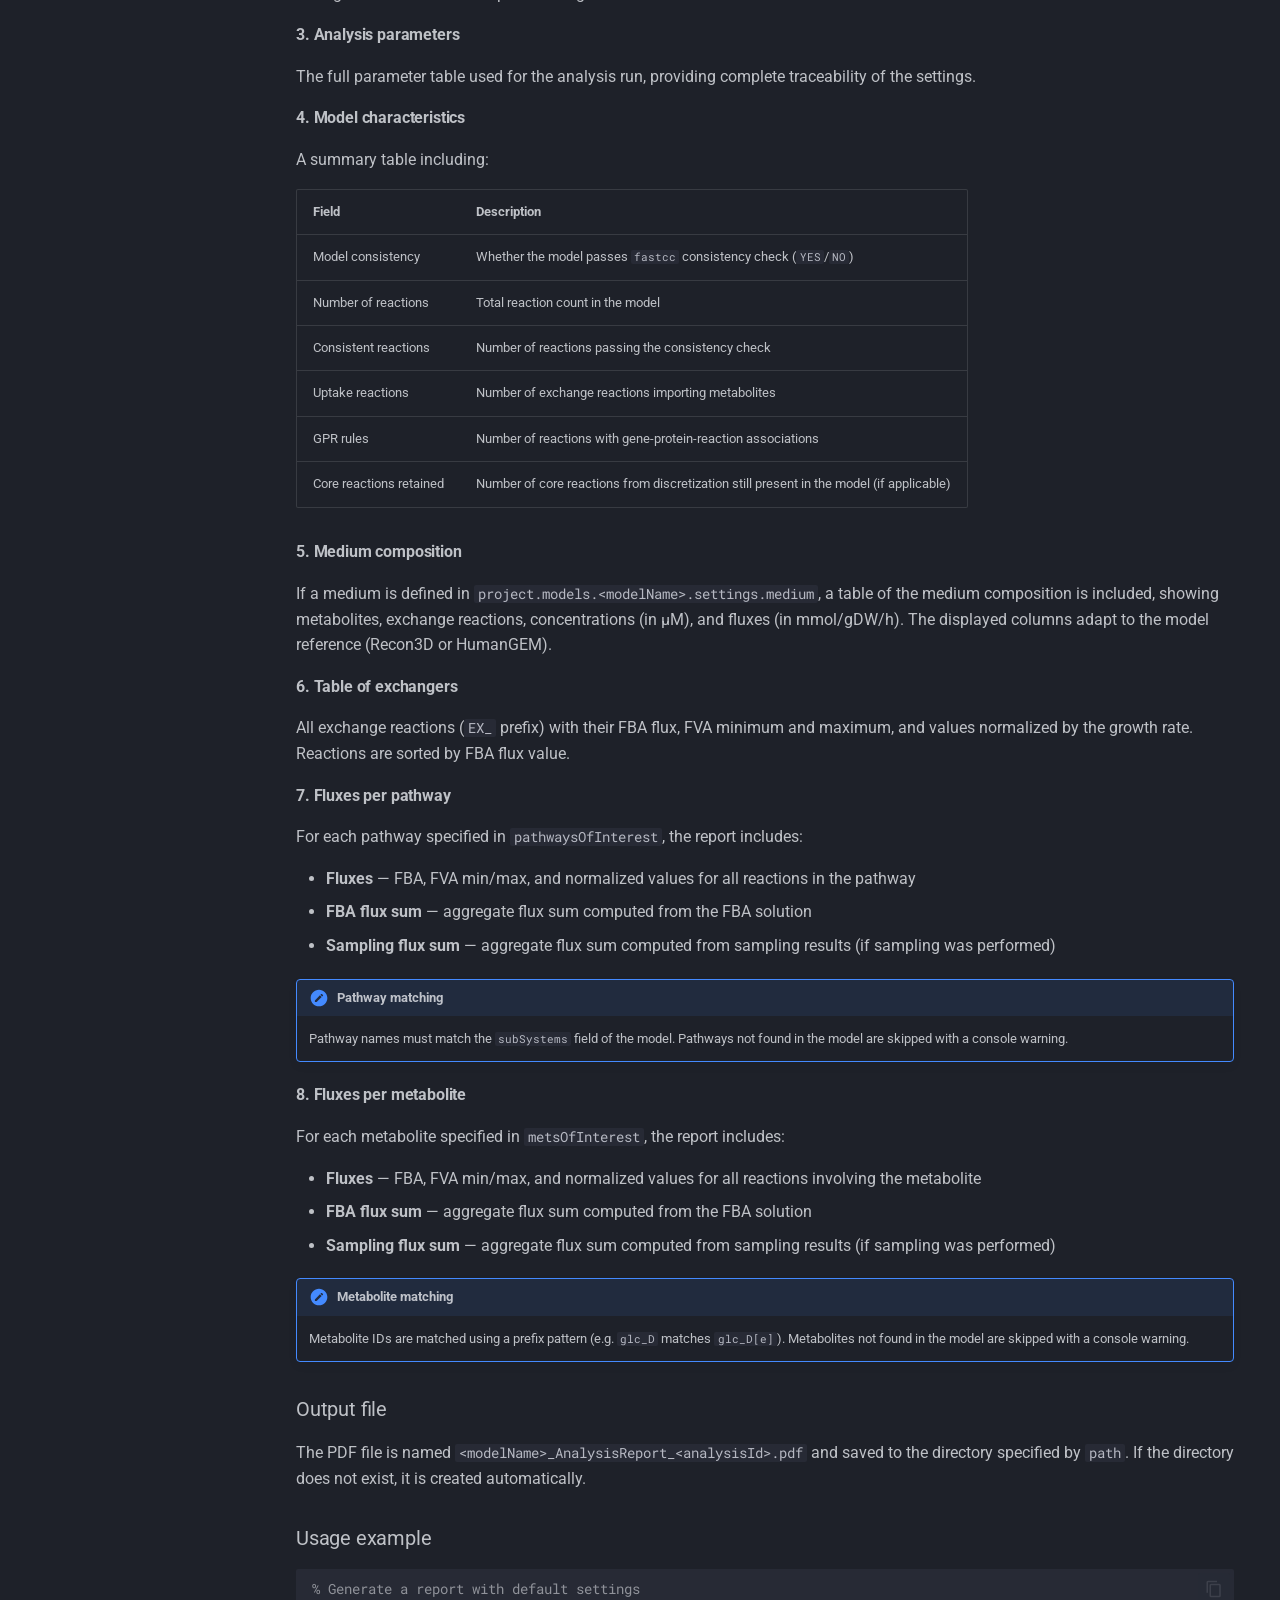
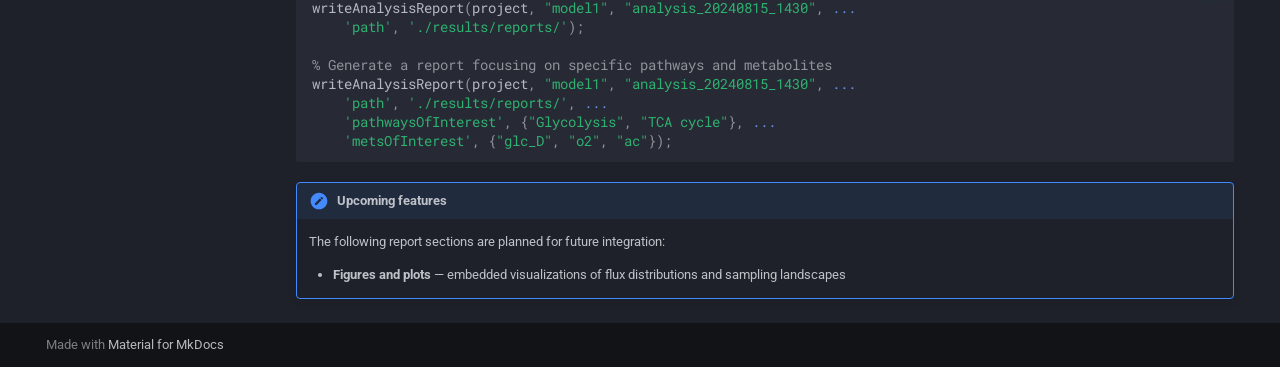
<file: single_model_analysis/index.html>
<!doctype html>
<html lang="en" class="no-js">
  <head>
    
      <meta charset="utf-8">
      <meta name="viewport" content="width=device-width,initial-scale=1">
      
      
      
        <link rel="canonical" href="https://sysbiolux.github.io/analysisPipelineLVT/single_model_analysis/">
      
      
        <link rel="prev" href="../project_init/">
      
      
        <link rel="next" href="../model_comparison/">
      
      
        
      
      
      <link rel="icon" href="../assets/images/favicon.png">
      <meta name="generator" content="mkdocs-1.6.1, mkdocs-material-9.7.7">
    
    
      
        <title>Single Model Analysis - GEM-PATCH Documentation</title>
      
    
    
      <link rel="stylesheet" href="../assets/stylesheets/main.ec1eaa64.min.css">
      
        
        <link rel="stylesheet" href="../assets/stylesheets/palette.ab4e12ef.min.css">
      
      


    
    
      
    
    
      
        
        
        <link rel="preconnect" href="https://fonts.gstatic.com" crossorigin>
        <link rel="stylesheet" href="https://fonts.googleapis.com/css?family=Roboto:300,300i,400,400i,700,700i%7CRoboto+Mono:400,400i,700,700i&display=fallback">
        <style>:root{--md-text-font:"Roboto";--md-code-font:"Roboto Mono"}</style>
      
    
    
      <link rel="stylesheet" href="../assets/_mkdocstrings.css">
    
    <script>__md_scope=new URL("..",location),__md_hash=e=>[...e].reduce(((e,_)=>(e<<5)-e+_.charCodeAt(0)),0),__md_get=(e,_=localStorage,t=__md_scope)=>JSON.parse(_.getItem(t.pathname+"."+e)),__md_set=(e,_,t=localStorage,a=__md_scope)=>{try{t.setItem(a.pathname+"."+e,JSON.stringify(_))}catch(e){}}</script>
    
      

    
    
  </head>
  
  
    
    
      
    
    
    
    
    <body dir="ltr" data-md-color-scheme="slate" data-md-color-primary="green" data-md-color-accent="deep-purple">
  
    
    <input class="md-toggle" data-md-toggle="drawer" type="checkbox" id="__drawer" autocomplete="off">
    <input class="md-toggle" data-md-toggle="search" type="checkbox" id="__search" autocomplete="off">
    <label class="md-overlay" for="__drawer"></label>
    <div data-md-component="skip">
      
        
        <a href="#single-model-analysis" class="md-skip">
          Skip to content
        </a>
      
    </div>
    <div data-md-component="announce">
      
    </div>
    
    
      

  

<header class="md-header md-header--shadow md-header--lifted" data-md-component="header">
  <nav class="md-header__inner md-grid" aria-label="Header">
    <a href=".." title="GEM-PATCH Documentation" class="md-header__button md-logo" aria-label="GEM-PATCH Documentation" data-md-component="logo">
      
  
  <svg xmlns="http://www.w3.org/2000/svg" viewBox="0 0 24 24"><path d="M12 8a3 3 0 0 0 3-3 3 3 0 0 0-3-3 3 3 0 0 0-3 3 3 3 0 0 0 3 3m0 3.54C9.64 9.35 6.5 8 3 8v11c3.5 0 6.64 1.35 9 3.54 2.36-2.19 5.5-3.54 9-3.54V8c-3.5 0-6.64 1.35-9 3.54"/></svg>

    </a>
    <label class="md-header__button md-icon" for="__drawer">
      
      <svg xmlns="http://www.w3.org/2000/svg" viewBox="0 0 24 24"><path d="M3 6h18v2H3zm0 5h18v2H3zm0 5h18v2H3z"/></svg>
    </label>
    <div class="md-header__title" data-md-component="header-title">
      <div class="md-header__ellipsis">
        <div class="md-header__topic">
          <span class="md-ellipsis">
            GEM-PATCH Documentation
          </span>
        </div>
        <div class="md-header__topic" data-md-component="header-topic">
          <span class="md-ellipsis">
            
              Single Model Analysis
            
          </span>
        </div>
      </div>
    </div>
    
      
        <form class="md-header__option" data-md-component="palette">
  
    
    
    
    <input class="md-option" data-md-color-media="" data-md-color-scheme="slate" data-md-color-primary="green" data-md-color-accent="deep-purple"  aria-label="Dark mode"  type="radio" name="__palette" id="__palette_0">
    
      <label class="md-header__button md-icon" title="Dark mode" for="__palette_1" hidden>
        <svg xmlns="http://www.w3.org/2000/svg" viewBox="0 0 24 24"><path d="M12 7a5 5 0 0 1 5 5 5 5 0 0 1-5 5 5 5 0 0 1-5-5 5 5 0 0 1 5-5m0 2a3 3 0 0 0-3 3 3 3 0 0 0 3 3 3 3 0 0 0 3-3 3 3 0 0 0-3-3m0-7 2.39 3.42C13.65 5.15 12.84 5 12 5s-1.65.15-2.39.42zM3.34 7l4.16-.35A7.2 7.2 0 0 0 5.94 8.5c-.44.74-.69 1.5-.83 2.29zm.02 10 1.76-3.77a7.131 7.131 0 0 0 2.38 4.14zM20.65 7l-1.77 3.79a7.02 7.02 0 0 0-2.38-4.15zm-.01 10-4.14.36c.59-.51 1.12-1.14 1.54-1.86.42-.73.69-1.5.83-2.29zM12 22l-2.41-3.44c.74.27 1.55.44 2.41.44.82 0 1.63-.17 2.37-.44z"/></svg>
      </label>
    
  
    
    
    
    <input class="md-option" data-md-color-media="" data-md-color-scheme="default" data-md-color-primary="indigo" data-md-color-accent="deep-orange"  aria-label="Light mode"  type="radio" name="__palette" id="__palette_1">
    
      <label class="md-header__button md-icon" title="Light mode" for="__palette_0" hidden>
        <svg xmlns="http://www.w3.org/2000/svg" viewBox="0 0 24 24"><path d="m17.75 4.09-2.53 1.94.91 3.06-2.63-1.81-2.63 1.81.91-3.06-2.53-1.94L12.44 4l1.06-3 1.06 3zm3.5 6.91-1.64 1.25.59 1.98-1.7-1.17-1.7 1.17.59-1.98L15.75 11l2.06-.05L18.5 9l.69 1.95zm-2.28 4.95c.83-.08 1.72 1.1 1.19 1.85-.32.45-.66.87-1.08 1.27C15.17 23 8.84 23 4.94 19.07c-3.91-3.9-3.91-10.24 0-14.14.4-.4.82-.76 1.27-1.08.75-.53 1.93.36 1.85 1.19-.27 2.86.69 5.83 2.89 8.02a9.96 9.96 0 0 0 8.02 2.89m-1.64 2.02a12.08 12.08 0 0 1-7.8-3.47c-2.17-2.19-3.33-5-3.49-7.82-2.81 3.14-2.7 7.96.31 10.98 3.02 3.01 7.84 3.12 10.98.31"/></svg>
      </label>
    
  
</form>
      
    
    
      <script>var palette=__md_get("__palette");if(palette&&palette.color){if("(prefers-color-scheme)"===palette.color.media){var media=matchMedia("(prefers-color-scheme: light)"),input=document.querySelector(media.matches?"[data-md-color-media='(prefers-color-scheme: light)']":"[data-md-color-media='(prefers-color-scheme: dark)']");palette.color.media=input.getAttribute("data-md-color-media"),palette.color.scheme=input.getAttribute("data-md-color-scheme"),palette.color.primary=input.getAttribute("data-md-color-primary"),palette.color.accent=input.getAttribute("data-md-color-accent")}for(var[key,value]of Object.entries(palette.color))document.body.setAttribute("data-md-color-"+key,value)}</script>
    
    
    
      
      
        <label class="md-header__button md-icon" for="__search">
          
          <svg xmlns="http://www.w3.org/2000/svg" viewBox="0 0 24 24"><path d="M9.5 3A6.5 6.5 0 0 1 16 9.5c0 1.61-.59 3.09-1.56 4.23l.27.27h.79l5 5-1.5 1.5-5-5v-.79l-.27-.27A6.52 6.52 0 0 1 9.5 16 6.5 6.5 0 0 1 3 9.5 6.5 6.5 0 0 1 9.5 3m0 2C7 5 5 7 5 9.5S7 14 9.5 14 14 12 14 9.5 12 5 9.5 5"/></svg>
        </label>
        <div class="md-search" data-md-component="search" role="dialog">
  <label class="md-search__overlay" for="__search"></label>
  <div class="md-search__inner" role="search">
    <form class="md-search__form" name="search">
      <input type="text" class="md-search__input" name="query" aria-label="Search" placeholder="Search" autocapitalize="off" autocorrect="off" autocomplete="off" spellcheck="false" data-md-component="search-query" required>
      <label class="md-search__icon md-icon" for="__search">
        
        <svg xmlns="http://www.w3.org/2000/svg" viewBox="0 0 24 24"><path d="M9.5 3A6.5 6.5 0 0 1 16 9.5c0 1.61-.59 3.09-1.56 4.23l.27.27h.79l5 5-1.5 1.5-5-5v-.79l-.27-.27A6.52 6.52 0 0 1 9.5 16 6.5 6.5 0 0 1 3 9.5 6.5 6.5 0 0 1 9.5 3m0 2C7 5 5 7 5 9.5S7 14 9.5 14 14 12 14 9.5 12 5 9.5 5"/></svg>
        
        <svg xmlns="http://www.w3.org/2000/svg" viewBox="0 0 24 24"><path d="M20 11v2H8l5.5 5.5-1.42 1.42L4.16 12l7.92-7.92L13.5 5.5 8 11z"/></svg>
      </label>
      <nav class="md-search__options" aria-label="Search">
        
        <button type="reset" class="md-search__icon md-icon" title="Clear" aria-label="Clear" tabindex="-1">
          
          <svg xmlns="http://www.w3.org/2000/svg" viewBox="0 0 24 24"><path d="M19 6.41 17.59 5 12 10.59 6.41 5 5 6.41 10.59 12 5 17.59 6.41 19 12 13.41 17.59 19 19 17.59 13.41 12z"/></svg>
        </button>
      </nav>
      
        <div class="md-search__suggest" data-md-component="search-suggest"></div>
      
    </form>
    <div class="md-search__output">
      <div class="md-search__scrollwrap" tabindex="0" data-md-scrollfix>
        <div class="md-search-result" data-md-component="search-result">
          <div class="md-search-result__meta">
            Initializing search
          </div>
          <ol class="md-search-result__list" role="presentation"></ol>
        </div>
      </div>
    </div>
  </div>
</div>
      
    
    
  </nav>
  
    
      
<nav class="md-tabs" aria-label="Tabs" data-md-component="tabs">
  <div class="md-grid">
    <ul class="md-tabs__list">
      
        
  
  
  
  
    <li class="md-tabs__item">
      <a href=".." class="md-tabs__link">
        
  
  
    
  
  Home

      </a>
    </li>
  

      
        
  
  
  
  
    <li class="md-tabs__item">
      <a href="../installation/" class="md-tabs__link">
        
  
  
    
  
  Installation

      </a>
    </li>
  

      
        
  
  
  
  
    <li class="md-tabs__item">
      <a href="../references/" class="md-tabs__link">
        
  
  
    
  
  Documentation

      </a>
    </li>
  

      
        
  
  
  
  
    <li class="md-tabs__item">
      <a href="../project_layout/" class="md-tabs__link">
        
  
  
    
  
  Project Layout

      </a>
    </li>
  

      
        
  
  
  
  
    <li class="md-tabs__item">
      <a href="../project_init/" class="md-tabs__link">
        
  
  
    
  
  Project Initialization

      </a>
    </li>
  

      
        
  
  
  
    
  
  
    <li class="md-tabs__item md-tabs__item--active">
      <a href="./" class="md-tabs__link">
        
  
  
    
  
  Single Model Analysis

      </a>
    </li>
  

      
        
  
  
  
  
    <li class="md-tabs__item">
      <a href="../model_comparison/" class="md-tabs__link">
        
  
  
    
  
  Model Comparison

      </a>
    </li>
  

      
    </ul>
  </div>
</nav>
    
  
</header>
    
    <div class="md-container" data-md-component="container">
      
      
        
      
      <main class="md-main" data-md-component="main">
        <div class="md-main__inner md-grid">
          
            
              
              <div class="md-sidebar md-sidebar--primary" data-md-component="sidebar" data-md-type="navigation" >
                <div class="md-sidebar__scrollwrap">
                  <div class="md-sidebar__inner">
                    


  


  

<nav class="md-nav md-nav--primary md-nav--lifted md-nav--integrated" aria-label="Navigation" data-md-level="0">
  <label class="md-nav__title" for="__drawer">
    <a href=".." title="GEM-PATCH Documentation" class="md-nav__button md-logo" aria-label="GEM-PATCH Documentation" data-md-component="logo">
      
  
  <svg xmlns="http://www.w3.org/2000/svg" viewBox="0 0 24 24"><path d="M12 8a3 3 0 0 0 3-3 3 3 0 0 0-3-3 3 3 0 0 0-3 3 3 3 0 0 0 3 3m0 3.54C9.64 9.35 6.5 8 3 8v11c3.5 0 6.64 1.35 9 3.54 2.36-2.19 5.5-3.54 9-3.54V8c-3.5 0-6.64 1.35-9 3.54"/></svg>

    </a>
    GEM-PATCH Documentation
  </label>
  
  <ul class="md-nav__list" data-md-scrollfix>
    
      
      
  
  
  
  
    <li class="md-nav__item">
      <a href=".." class="md-nav__link">
        
  
  
  <span class="md-ellipsis">
    
  
    Home
  

    
  </span>
  
  

      </a>
    </li>
  

    
      
      
  
  
  
  
    <li class="md-nav__item">
      <a href="../installation/" class="md-nav__link">
        
  
  
  <span class="md-ellipsis">
    
  
    Installation
  

    
  </span>
  
  

      </a>
    </li>
  

    
      
      
  
  
  
  
    <li class="md-nav__item">
      <a href="../references/" class="md-nav__link">
        
  
  
  <span class="md-ellipsis">
    
  
    Documentation
  

    
  </span>
  
  

      </a>
    </li>
  

    
      
      
  
  
  
  
    <li class="md-nav__item">
      <a href="../project_layout/" class="md-nav__link">
        
  
  
  <span class="md-ellipsis">
    
  
    Project Layout
  

    
  </span>
  
  

      </a>
    </li>
  

    
      
      
  
  
  
  
    <li class="md-nav__item">
      <a href="../project_init/" class="md-nav__link">
        
  
  
  <span class="md-ellipsis">
    
  
    Project Initialization
  

    
  </span>
  
  

      </a>
    </li>
  

    
      
      
  
  
    
  
  
  
    <li class="md-nav__item md-nav__item--active">
      
      <input class="md-nav__toggle md-toggle" type="checkbox" id="__toc">
      
      
        
      
      
        <label class="md-nav__link md-nav__link--active" for="__toc">
          
  
  
  <span class="md-ellipsis">
    
  
    Single Model Analysis
  

    
  </span>
  
  

          <span class="md-nav__icon md-icon"></span>
        </label>
      
      <a href="./" class="md-nav__link md-nav__link--active">
        
  
  
  <span class="md-ellipsis">
    
  
    Single Model Analysis
  

    
  </span>
  
  

      </a>
      
        

<nav class="md-nav md-nav--secondary" aria-label="Table of contents">
  
  
  
    
  
  
    <label class="md-nav__title" for="__toc">
      <span class="md-nav__icon md-icon"></span>
      Table of contents
    </label>
    <ul class="md-nav__list" data-md-component="toc" data-md-scrollfix>
      
        <li class="md-nav__item">
  <a href="#performing-analysis" class="md-nav__link">
    <span class="md-ellipsis">
      
        Performing analysis
      
    </span>
  </a>
  
    <nav class="md-nav" aria-label="Performing analysis">
      <ul class="md-nav__list">
        
          <li class="md-nav__item">
  <a href="#prerequisites" class="md-nav__link">
    <span class="md-ellipsis">
      
        Prerequisites
      
    </span>
  </a>
  
</li>
        
          <li class="md-nav__item">
  <a href="#available-analyses" class="md-nav__link">
    <span class="md-ellipsis">
      
        Available analyses
      
    </span>
  </a>
  
</li>
        
          <li class="md-nav__item">
  <a href="#parameter-table" class="md-nav__link">
    <span class="md-ellipsis">
      
        Parameter table
      
    </span>
  </a>
  
</li>
        
          <li class="md-nav__item">
  <a href="#function-signature" class="md-nav__link">
    <span class="md-ellipsis">
      
        Function signature
      
    </span>
  </a>
  
    <nav class="md-nav" aria-label="Function signature">
      <ul class="md-nav__list">
        
          <li class="md-nav__item">
  <a href="#input-arguments" class="md-nav__link">
    <span class="md-ellipsis">
      
        Input arguments
      
    </span>
  </a>
  
</li>
        
          <li class="md-nav__item">
  <a href="#output" class="md-nav__link">
    <span class="md-ellipsis">
      
        Output
      
    </span>
  </a>
  
</li>
        
      </ul>
    </nav>
  
</li>
        
          <li class="md-nav__item">
  <a href="#analysis-ids" class="md-nav__link">
    <span class="md-ellipsis">
      
        Analysis IDs
      
    </span>
  </a>
  
</li>
        
          <li class="md-nav__item">
  <a href="#parameter-storage" class="md-nav__link">
    <span class="md-ellipsis">
      
        Parameter storage
      
    </span>
  </a>
  
</li>
        
          <li class="md-nav__item">
  <a href="#loopless-sampling" class="md-nav__link">
    <span class="md-ellipsis">
      
        Loopless sampling
      
    </span>
  </a>
  
</li>
        
          <li class="md-nav__item">
  <a href="#checkpoint-system" class="md-nav__link">
    <span class="md-ellipsis">
      
        Checkpoint system
      
    </span>
  </a>
  
</li>
        
          <li class="md-nav__item">
  <a href="#usage-example" class="md-nav__link">
    <span class="md-ellipsis">
      
        Usage example
      
    </span>
  </a>
  
</li>
        
          <li class="md-nav__item">
  <a href="#adding-analyses-to-an-existing-run" class="md-nav__link">
    <span class="md-ellipsis">
      
        Adding analyses to an existing run
      
    </span>
  </a>
  
    <nav class="md-nav" aria-label="Adding analyses to an existing run">
      <ul class="md-nav__list">
        
          <li class="md-nav__item">
  <a href="#input-arguments_1" class="md-nav__link">
    <span class="md-ellipsis">
      
        Input arguments
      
    </span>
  </a>
  
</li>
        
          <li class="md-nav__item">
  <a href="#confirmation-prompts" class="md-nav__link">
    <span class="md-ellipsis">
      
        Confirmation prompts
      
    </span>
  </a>
  
</li>
        
          <li class="md-nav__item">
  <a href="#usage-example_1" class="md-nav__link">
    <span class="md-ellipsis">
      
        Usage example
      
    </span>
  </a>
  
</li>
        
      </ul>
    </nav>
  
</li>
        
      </ul>
    </nav>
  
</li>
      
        <li class="md-nav__item">
  <a href="#analysis-reports" class="md-nav__link">
    <span class="md-ellipsis">
      
        Analysis Reports
      
    </span>
  </a>
  
    <nav class="md-nav" aria-label="Analysis Reports">
      <ul class="md-nav__list">
        
          <li class="md-nav__item">
  <a href="#function-signature_1" class="md-nav__link">
    <span class="md-ellipsis">
      
        Function signature
      
    </span>
  </a>
  
    <nav class="md-nav" aria-label="Function signature">
      <ul class="md-nav__list">
        
          <li class="md-nav__item">
  <a href="#input-arguments_2" class="md-nav__link">
    <span class="md-ellipsis">
      
        Input arguments
      
    </span>
  </a>
  
</li>
        
      </ul>
    </nav>
  
</li>
        
          <li class="md-nav__item">
  <a href="#report-structure" class="md-nav__link">
    <span class="md-ellipsis">
      
        Report structure
      
    </span>
  </a>
  
    <nav class="md-nav" aria-label="Report structure">
      <ul class="md-nav__list">
        
          <li class="md-nav__item">
  <a href="#1-title-page" class="md-nav__link">
    <span class="md-ellipsis">
      
        1. Title page
      
    </span>
  </a>
  
</li>
        
          <li class="md-nav__item">
  <a href="#2-table-of-contents" class="md-nav__link">
    <span class="md-ellipsis">
      
        2. Table of contents
      
    </span>
  </a>
  
</li>
        
          <li class="md-nav__item">
  <a href="#3-analysis-parameters" class="md-nav__link">
    <span class="md-ellipsis">
      
        3. Analysis parameters
      
    </span>
  </a>
  
</li>
        
          <li class="md-nav__item">
  <a href="#4-model-characteristics" class="md-nav__link">
    <span class="md-ellipsis">
      
        4. Model characteristics
      
    </span>
  </a>
  
</li>
        
          <li class="md-nav__item">
  <a href="#5-medium-composition" class="md-nav__link">
    <span class="md-ellipsis">
      
        5. Medium composition
      
    </span>
  </a>
  
</li>
        
          <li class="md-nav__item">
  <a href="#6-table-of-exchangers" class="md-nav__link">
    <span class="md-ellipsis">
      
        6. Table of exchangers
      
    </span>
  </a>
  
</li>
        
          <li class="md-nav__item">
  <a href="#7-fluxes-per-pathway" class="md-nav__link">
    <span class="md-ellipsis">
      
        7. Fluxes per pathway
      
    </span>
  </a>
  
</li>
        
          <li class="md-nav__item">
  <a href="#8-fluxes-per-metabolite" class="md-nav__link">
    <span class="md-ellipsis">
      
        8. Fluxes per metabolite
      
    </span>
  </a>
  
</li>
        
      </ul>
    </nav>
  
</li>
        
          <li class="md-nav__item">
  <a href="#output-file" class="md-nav__link">
    <span class="md-ellipsis">
      
        Output file
      
    </span>
  </a>
  
</li>
        
          <li class="md-nav__item">
  <a href="#usage-example_2" class="md-nav__link">
    <span class="md-ellipsis">
      
        Usage example
      
    </span>
  </a>
  
</li>
        
      </ul>
    </nav>
  
</li>
      
    </ul>
  
</nav>
      
    </li>
  

    
      
      
  
  
  
  
    <li class="md-nav__item">
      <a href="../model_comparison/" class="md-nav__link">
        
  
  
  <span class="md-ellipsis">
    
  
    Model Comparison
  

    
  </span>
  
  

      </a>
    </li>
  

    
  </ul>
</nav>
                  </div>
                </div>
              </div>
            
            
          
          
            <div class="md-content" data-md-component="content">
              
              <article class="md-content__inner md-typeset">
                
                  



<h1 id="single-model-analysis">Single Model Analysis</h1>
<h2 id="performing-analysis">Performing analysis</h2>
<p>The <code>singleModelAnalysis</code> function runs one or more analyses on a model or a list of models and stores the results in the project structure.</p>
<h3 id="prerequisites">Prerequisites</h3>
<div class="admonition warning">
<p class="admonition-title">Project format</p>
<p>The <code>project</code> structure must follow the format described in the <a href="../project_layout/">Project Layout</a> page. Use <code>createProject</code> and <code>addModelsToProject</code> to build a valid project before running analyses.</p>
</div>
<h3 id="available-analyses">Available analyses</h3>
<p>The following analyses are currently implemented:</p>
<table>
<thead>
<tr>
<th>Analysis</th>
<th>Key</th>
<th>Description</th>
</tr>
</thead>
<tbody>
<tr>
<td>Flux Balance Analysis</td>
<td><code>FBA</code></td>
<td>Computes the optimal flux distribution maximizing a given objective function</td>
</tr>
<tr>
<td>Flux Variability Analysis</td>
<td><code>FVA</code></td>
<td>Determines the range of feasible fluxes for each reaction under given constraints</td>
</tr>
<tr>
<td>Sampling</td>
<td><code>sampling</code></td>
<td>Uniform random sampling of the feasible flux space</td>
</tr>
<tr>
<td>Loopless sampling</td>
<td><code>loopless</code></td>
<td>Sampling with thermodynamic constraints eliminating internal loops</td>
</tr>
<tr>
<td>KL divergence</td>
<td><code>kld</code></td>
<td>Computes Kullback-Leibler divergence between sampling distributions</td>
</tr>
<tr>
<td>Single gene deletion</td>
<td><code>singleGeneDeletion</code></td>
<td>Evaluates the effect of individually knocking out each gene</td>
</tr>
<tr>
<td>Double gene deletion</td>
<td><code>doubleGeneDeletion</code></td>
<td>Evaluates the effect of pairwise gene knockouts</td>
</tr>
</tbody>
</table>
<div class="admonition note">
<p class="admonition-title">Upcoming analyses</p>
<p>The list of available analyses is actively being expanded. The following are planned for integration:</p>
<ul>
<li><strong>Enrichment</strong> — pathway enrichment analysis on gene deletion results</li>
</ul>
<p>Check back for updates in future releases.</p>
</div>
<h3 id="parameter-table">Parameter table</h3>
<p>The parameter table is a three-column table (<code>Parameter</code>, <code>Analysis</code>, <code>Value</code>) that configures the settings for each analysis. Each row associates a parameter name with a specific analysis key and its corresponding value. The <code>Analysis</code> column determines which analysis the parameter applies to — use <code>all</code> for parameters shared across every analysis (e.g. model reference, objective function), or a specific key such as <code>FBA</code>, <code>sampling</code>, or <code>singleGeneDeletion</code> for analysis-specific settings.</p>
<p>The <strong>first two rows are required</strong> and must use <code>all</code> as the analysis value:</p>
<table>
<thead>
<tr>
<th>Parameter</th>
<th>Analysis</th>
<th>Value</th>
<th>Description</th>
</tr>
</thead>
<tbody>
<tr>
<td><code>modelReference</code></td>
<td><code>all</code></td>
<td>e.g. <code>Recon3D</code></td>
<td>Reference model identifier</td>
</tr>
<tr>
<td><code>objFunction</code></td>
<td><code>all</code></td>
<td>e.g. <code>biomass_reaction</code></td>
<td>Objective function reaction ID</td>
</tr>
</tbody>
</table>
<p>A default parameter table is provided in the <code>data/</code> folder of the repository (<a href="https://github.com/sysbiolux/analysisPipelineLVT/blob/main/data/defaultParametersTable.csv"><code>defaultParametersTable.csv</code></a>) and can be used as a starting point. You can load it in MATLAB and modify only the rows relevant to your analyses:</p>
<div class="highlight"><pre><span></span><code><span class="n">parameterTable</span><span class="w"> </span><span class="p">=</span><span class="w"> </span><span class="nb">readtable</span><span class="p">(</span><span class="s">'data/defaultParametersTable.csv'</span><span class="p">);</span>
</code></pre></div>
<div class="admonition tip">
<p class="admonition-title">Filtering</p>
<p>When running <code>singleModelAnalysis</code> or <code>addAnalysisToExistingOne</code>, only the rows matching the requested analyses (and <code>all</code>) are used. Rows for other analyses are ignored, so you can keep a single comprehensive table without trimming it manually.</p>
</div>
<h3 id="function-signature">Function signature</h3>
<div class="highlight"><pre><span></span><code><span class="n">project</span><span class="w"> </span><span class="p">=</span><span class="w"> </span><span class="n">singleModelAnalysis</span><span class="p">(</span><span class="n">project</span><span class="p">,</span><span class="w"> </span><span class="n">parameterTable</span><span class="p">,</span><span class="w"> </span><span class="n">modelList</span><span class="p">,</span><span class="w"> </span><span class="n">analyses</span><span class="p">,</span><span class="w"> </span><span class="n">saveCheckpoint</span><span class="p">,</span><span class="w"> </span><span class="n">resumeFromCheckpoint</span><span class="p">)</span>
</code></pre></div>
<h4 id="input-arguments">Input arguments</h4>
<table>
<thead>
<tr>
<th>Name</th>
<th>Type</th>
<th>Description</th>
<th>Default</th>
</tr>
</thead>
<tbody>
<tr>
<td><code>project</code></td>
<td><code>struct</code></td>
<td>Project structure following the format described in <a href="../project_layout/">Project Layout</a></td>
<td>required</td>
</tr>
<tr>
<td><code>parameterTable</code></td>
<td><code>table</code></td>
<td>Parameter table defining analysis settings (at minimum the default one)</td>
<td>required</td>
</tr>
<tr>
<td><code>modelList</code></td>
<td><code>string array</code></td>
<td>Names of the models to analyze</td>
<td><code>{}</code> (all models)</td>
</tr>
<tr>
<td><code>analyses</code></td>
<td><code>cell array</code></td>
<td>List of analyses to perform</td>
<td><code>{}</code> (all available)</td>
</tr>
<tr>
<td><code>saveCheckpoint</code></td>
<td><code>logical</code></td>
<td>Whether to save a checkpoint after each model</td>
<td><code>true</code></td>
</tr>
<tr>
<td><code>resumeFromCheckpoint</code></td>
<td><code>logical</code></td>
<td>Whether to resume from the last saved checkpoint</td>
<td><code>false</code></td>
</tr>
</tbody>
</table>
<h4 id="output">Output</h4>
<table>
<thead>
<tr>
<th>Name</th>
<th>Type</th>
<th>Description</th>
</tr>
</thead>
<tbody>
<tr>
<td><code>project</code></td>
<td><code>struct</code></td>
<td>The input project with an <code>analysis</code> field added to each model</td>
</tr>
</tbody>
</table>
<h3 id="analysis-ids">Analysis IDs</h3>
<p>Each analysis run is assigned a unique identifier based on the current timestamp:</p>
<div class="highlight"><pre><span></span><code>analysis_20240815_1430
</code></pre></div>
<p>The format is <code>analysis_yyyyMMdd_HHmm</code>, where:</p>
<ul>
<li><code>yyyyMMdd</code> — date (year, month, day)</li>
<li><code>HHmm</code> — time (hour, minute)</li>
</ul>
<p>This ID is used as a field name under <code>project.models.&lt;modelName&gt;.analysis.&lt;id&gt;</code> and allows multiple analysis runs to coexist on the same model without overwriting previous results. When comparing models later, you can reference a specific analysis by its ID.</p>
<h3 id="parameter-storage">Parameter storage</h3>
<p>For each analysis run, the parameter table used is stored alongside the results:</p>
<div class="highlight"><pre><span></span><code><span class="n">project</span><span class="p">.</span><span class="n">models</span><span class="p">.</span><span class="o">&lt;</span><span class="n">modelName</span><span class="o">&gt;</span><span class="p">.</span><span class="n">analysis</span><span class="p">.</span><span class="o">&lt;</span><span class="n">id</span><span class="o">&gt;</span><span class="p">.</span><span class="n">parameters</span>
</code></pre></div>
<p>This ensures full traceability — you can always retrieve the exact settings that produced a given set of results, even if the parameter table was modified between runs.</p>
<h3 id="loopless-sampling">Loopless sampling</h3>
<p>Loopless sampling can be run in two ways:</p>
<ol>
<li>
<p><strong>In the same run as sampling</strong> — if both <code>sampling</code> and <code>loopless</code> are requested, the sampling results from the current run are automatically used as input for the loopless analysis.</p>
</li>
<li>
<p><strong>Using a previous sampling run</strong> — if only <code>loopless</code> is requested (without <code>sampling</code>), you must specify which existing sampling results to use via the <code>samplingToUse</code> parameter in the parameter table. This parameter should contain the analysis ID of a previously run sampling analysis, in the same order as the models in <code>modelList</code>.</p>
</li>
</ol>
<div class="admonition warning">
<p class="admonition-title">Order matters</p>
<p>When using <code>samplingToUse</code>, the analysis IDs must be listed in the same order as their corresponding models in <code>modelList</code>. Mismatched ordering will produce an error.</p>
</div>
<h3 id="checkpoint-system">Checkpoint system</h3>
<p>The function includes a checkpoint mechanism to protect against crashes during long-running analyses:</p>
<ul>
<li><strong>Automatic save</strong> — after each model completes, the current project state and progress index are saved to <code>singleModelAnalysis_checkpoint.mat</code> (if <code>saveCheckpoint</code> is <code>true</code>).</li>
<li><strong>Resume</strong> — set <code>resumeFromCheckpoint = true</code> to load the last checkpoint and continue from the next model. The function prints which model it is resuming from.</li>
<li><strong>Error handling</strong> — if an error occurs during analysis of a model, the function catches it, prints the error message and stack trace, and returns the partial project. You can then relaunch with <code>resumeFromCheckpoint = true</code> to continue.</li>
<li><strong>Cleanup</strong> — the checkpoint file is automatically deleted once all models have been successfully analyzed.</li>
</ul>
<h3 id="usage-example">Usage example</h3>
<div class="highlight"><pre><span></span><code><span class="c">% Run all available analyses on all models</span>
<span class="n">project</span><span class="w"> </span><span class="p">=</span><span class="w"> </span><span class="n">singleModelAnalysis</span><span class="p">(</span><span class="n">project</span><span class="p">,</span><span class="w"> </span><span class="n">parameterTable</span><span class="p">);</span>

<span class="c">% Run only FBA and sampling on specific models</span>
<span class="n">project</span><span class="w"> </span><span class="p">=</span><span class="w"> </span><span class="n">singleModelAnalysis</span><span class="p">(</span><span class="n">project</span><span class="p">,</span><span class="w"> </span><span class="n">parameterTable</span><span class="p">,</span><span class="w"> </span><span class="k">...</span>
<span class="w">    </span><span class="p">[</span><span class="s">"model1"</span><span class="p">,</span><span class="w"> </span><span class="s">"model2"</span><span class="p">],</span><span class="w"> </span><span class="p">{</span><span class="s">"FBA"</span><span class="p">,</span><span class="w"> </span><span class="s">"sampling"</span><span class="p">});</span>

<span class="c">% Resume after a crash</span>
<span class="n">project</span><span class="w"> </span><span class="p">=</span><span class="w"> </span><span class="n">singleModelAnalysis</span><span class="p">(</span><span class="n">project</span><span class="p">,</span><span class="w"> </span><span class="n">parameterTable</span><span class="p">,</span><span class="w"> </span><span class="k">...</span>
<span class="w">    </span><span class="n">resumeFromCheckpoint</span><span class="w"> </span><span class="p">=</span><span class="w"> </span><span class="nb">true</span><span class="p">);</span>
</code></pre></div>
<h3 id="adding-analyses-to-an-existing-run">Adding analyses to an existing run</h3>
<p>The <code>addAnalysisToExistingOne</code> function adds one or more analyses to an already existing analysis field — identified by its analysis ID — without creating a new timestamped entry. This is useful when you want to supplement a previous run with additional analyses (e.g. adding gene deletions to a run that only contained FBA and FVA).</p>
<div class="highlight"><pre><span></span><code><span class="n">project</span><span class="w"> </span><span class="p">=</span><span class="w"> </span><span class="n">addAnalysisToExistingOne</span><span class="p">(</span><span class="n">project</span><span class="p">,</span><span class="w"> </span><span class="n">parameterTable</span><span class="p">,</span><span class="w"> </span><span class="n">modelName</span><span class="p">,</span><span class="w"> </span><span class="n">analyses</span><span class="p">,</span><span class="w"> </span><span class="n">analysisId</span><span class="p">)</span>
</code></pre></div>
<h4 id="input-arguments_1">Input arguments</h4>
<table>
<thead>
<tr>
<th>Name</th>
<th>Type</th>
<th>Description</th>
<th>Default</th>
</tr>
</thead>
<tbody>
<tr>
<td><code>project</code></td>
<td><code>struct</code></td>
<td>Project structure with an existing analysis field</td>
<td>required</td>
</tr>
<tr>
<td><code>parameterTable</code></td>
<td><code>table</code></td>
<td>Parameter table containing settings for the analyses to add</td>
<td>required</td>
</tr>
<tr>
<td><code>modelName</code></td>
<td><code>string</code></td>
<td>Name of the model</td>
<td>required</td>
</tr>
<tr>
<td><code>analyses</code></td>
<td><code>string</code> or <code>cell array</code></td>
<td>Analysis key(s) to add (e.g. <code>"FBA"</code>, <code>{"FBA","sampling"}</code>)</td>
<td>required</td>
</tr>
<tr>
<td><code>analysisId</code></td>
<td><code>string</code></td>
<td>Existing analysis ID to add to (e.g. <code>analysis_20240815_1430</code>)</td>
<td>required</td>
</tr>
</tbody>
</table>
<div class="admonition warning">
<p class="admonition-title">Overwriting behavior</p>
<ul>
<li>The <strong>parameter table</strong> stored under the analysis ID is updated: only the rows corresponding to the requested analyses are replaced. Other analyses' parameters are preserved.</li>
<li>If an analysis <strong>already exists</strong> with the same key, its results are <strong>overwritten</strong> after user confirmation.</li>
<li>If no parameters table is found, a warning is issued and the new parameters are stored from scratch.</li>
</ul>
</div>
<h4 id="confirmation-prompts">Confirmation prompts</h4>
<p>When an analysis already exists, the function compares the stored parameters with the new ones and prompts for confirmation:</p>
<ul>
<li><strong>Identical parameters</strong> — displays the parameters and asks whether to re-run the analysis.</li>
<li><strong>Different parameters</strong> — displays a table showing the differing parameters (existing value vs. new value) and asks whether to overwrite.</li>
<li><strong>No existing parameters for that test</strong> — asks whether to overwrite the analysis and store the new parameters.</li>
</ul>
<p>In all cases, answering <code>n</code> aborts the operation with an error.</p>
<h4 id="usage-example_1">Usage example</h4>
<div class="highlight"><pre><span></span><code><span class="c">% Add gene deletion analyses to an existing run</span>
<span class="n">project</span><span class="w"> </span><span class="p">=</span><span class="w"> </span><span class="n">addAnalysisToExistingOne</span><span class="p">(</span><span class="n">project</span><span class="p">,</span><span class="w"> </span><span class="n">parameterTable</span><span class="p">,</span><span class="w"> </span><span class="k">...</span>
<span class="w">    </span><span class="s">"model1"</span><span class="p">,</span><span class="w"> </span><span class="p">{</span><span class="s">"singleGeneDeletion"</span><span class="p">,</span><span class="w"> </span><span class="s">"doubleGeneDeletion"</span><span class="p">},</span><span class="w"> </span><span class="k">...</span>
<span class="w">    </span><span class="s">"analysis_20240815_1430"</span><span class="p">);</span>

<span class="c">% Re-run FVA with updated parameters on an existing run</span>
<span class="n">project</span><span class="w"> </span><span class="p">=</span><span class="w"> </span><span class="n">addAnalysisToExistingOne</span><span class="p">(</span><span class="n">project</span><span class="p">,</span><span class="w"> </span><span class="n">parameterTable</span><span class="p">,</span><span class="w"> </span><span class="k">...</span>
<span class="w">    </span><span class="s">"model1"</span><span class="p">,</span><span class="w"> </span><span class="s">"FVA"</span><span class="p">,</span><span class="w"> </span><span class="s">"analysis_20240815_1430"</span><span class="p">);</span>
</code></pre></div>
<h2 id="analysis-reports">Analysis Reports</h2>
<p>The <code>writeAnalysisReport</code> function generates a PDF report summarizing the results of a single analysis run. It requires that <strong>FBA and FVA</strong> have been performed on the model — these are the minimum required analyses. An example of a report can be downloaded <a href="../assets/report_example.pdf"><span class="twemoji"><svg xmlns="http://www.w3.org/2000/svg" viewBox="0 0 24 24"><path d="M19 3H5c-1.1 0-2 .9-2 2v14c0 1.1.9 2 2 2h14c1.1 0 2-.9 2-2V5c0-1.1-.9-2-2-2m-9.5 8.5c0 .8-.7 1.5-1.5 1.5H7v2H5.5V9H8c.8 0 1.5.7 1.5 1.5zm5 2c0 .8-.7 1.5-1.5 1.5h-2.5V9H13c.8 0 1.5.7 1.5 1.5zm4-3H17v1h1.5V13H17v2h-1.5V9h3zm-6.5 0h1v3h-1zm-5 0h1v1H7z"/></svg></span> here</a>.</p>
<h3 id="function-signature_1">Function signature</h3>
<div class="highlight"><pre><span></span><code><span class="n">writeAnalysisReport</span><span class="p">(</span><span class="n">project</span><span class="p">,</span><span class="w"> </span><span class="n">modelName</span><span class="p">,</span><span class="w"> </span><span class="n">analysisId</span><span class="p">,</span><span class="w"> </span><span class="nb">varargin</span><span class="p">)</span>
</code></pre></div>
<h4 id="input-arguments_2">Input arguments</h4>
<table>
<thead>
<tr>
<th>Name</th>
<th>Type</th>
<th>Description</th>
<th>Default</th>
</tr>
</thead>
<tbody>
<tr>
<td><code>project</code></td>
<td><code>struct</code></td>
<td>Project structure containing analysis results</td>
<td>required</td>
</tr>
<tr>
<td><code>modelName</code></td>
<td><code>string</code></td>
<td>Name of the model to report on</td>
<td>required</td>
</tr>
<tr>
<td><code>analysisId</code></td>
<td><code>string</code></td>
<td>Analysis ID (e.g. <code>analysis_20240815_1430</code>)</td>
<td>required</td>
</tr>
<tr>
<td><code>path</code></td>
<td><code>string</code></td>
<td>Output directory for the PDF file</td>
<td><code>''</code> (current folder)</td>
</tr>
<tr>
<td><code>pathwaysOfInterest</code></td>
<td><code>cell array</code></td>
<td>Pathway names to include in the report</td>
<td><code>{}</code> (none)</td>
</tr>
<tr>
<td><code>metsOfInterest</code></td>
<td><code>cell array</code></td>
<td>Metabolite IDs to include in the report</td>
<td><code>{}</code> (none)</td>
</tr>
</tbody>
</table>
<div class="admonition warning">
<p class="admonition-title">FBA and FVA required</p>
<p>The report generation relies on FBA fluxes and FVA ranges. If these analyses were not performed, the function will error. Make sure <code>FBA</code> and <code>FVA</code> are included in the <code>analyses</code> list when running <code>singleModelAnalysis</code>.</p>
</div>
<h3 id="report-structure">Report structure</h3>
<p>The generated PDF is organized as follows:</p>
<h4 id="1-title-page">1. Title page</h4>
<p>Displays the model name and the analysis date, extracted from the analysis ID and formatted as a readable date (e.g. <code>15 August 2024, 14:30</code>).</p>
<h4 id="2-table-of-contents">2. Table of contents</h4>
<p>Auto-generated from the chapter headings.</p>
<h4 id="3-analysis-parameters">3. Analysis parameters</h4>
<p>The full parameter table used for the analysis run, providing complete traceability of the settings.</p>
<h4 id="4-model-characteristics">4. Model characteristics</h4>
<p>A summary table including:</p>
<table>
<thead>
<tr>
<th>Field</th>
<th>Description</th>
</tr>
</thead>
<tbody>
<tr>
<td>Model consistency</td>
<td>Whether the model passes <code>fastcc</code> consistency check (<code>YES</code>/<code>NO</code>)</td>
</tr>
<tr>
<td>Number of reactions</td>
<td>Total reaction count in the model</td>
</tr>
<tr>
<td>Consistent reactions</td>
<td>Number of reactions passing the consistency check</td>
</tr>
<tr>
<td>Uptake reactions</td>
<td>Number of exchange reactions importing metabolites</td>
</tr>
<tr>
<td>GPR rules</td>
<td>Number of reactions with gene-protein-reaction associations</td>
</tr>
<tr>
<td>Core reactions retained</td>
<td>Number of core reactions from discretization still present in the model (if applicable)</td>
</tr>
</tbody>
</table>
<h4 id="5-medium-composition">5. Medium composition</h4>
<p>If a medium is defined in <code>project.models.&lt;modelName&gt;.settings.medium</code>, a table of the medium composition is included, showing metabolites, exchange reactions, concentrations (in µM), and fluxes (in mmol/gDW/h). The displayed columns adapt to the model reference (Recon3D or HumanGEM).</p>
<h4 id="6-table-of-exchangers">6. Table of exchangers</h4>
<p>All exchange reactions (<code>EX_</code> prefix) with their FBA flux, FVA minimum and maximum, and values normalized by the growth rate. Reactions are sorted by FBA flux value.</p>
<h4 id="7-fluxes-per-pathway">7. Fluxes per pathway</h4>
<p>For each pathway specified in <code>pathwaysOfInterest</code>, the report includes:</p>
<ul>
<li><strong>Fluxes</strong> — FBA, FVA min/max, and normalized values for all reactions in the pathway</li>
<li><strong>FBA flux sum</strong> — aggregate flux sum computed from the FBA solution</li>
<li><strong>Sampling flux sum</strong> — aggregate flux sum computed from sampling results (if sampling was performed)</li>
</ul>
<div class="admonition note">
<p class="admonition-title">Pathway matching</p>
<p>Pathway names must match the <code>subSystems</code> field of the model. Pathways not found in the model are skipped with a console warning.</p>
</div>
<h4 id="8-fluxes-per-metabolite">8. Fluxes per metabolite</h4>
<p>For each metabolite specified in <code>metsOfInterest</code>, the report includes:</p>
<ul>
<li><strong>Fluxes</strong> — FBA, FVA min/max, and normalized values for all reactions involving the metabolite</li>
<li><strong>FBA flux sum</strong> — aggregate flux sum computed from the FBA solution</li>
<li><strong>Sampling flux sum</strong> — aggregate flux sum computed from sampling results (if sampling was performed)</li>
</ul>
<div class="admonition note">
<p class="admonition-title">Metabolite matching</p>
<p>Metabolite IDs are matched using a prefix pattern (e.g. <code>glc_D</code> matches <code>glc_D[e]</code>). Metabolites not found in the model are skipped with a console warning.</p>
</div>
<h3 id="output-file">Output file</h3>
<p>The PDF file is named <code>&lt;modelName&gt;_AnalysisReport_&lt;analysisId&gt;.pdf</code> and saved to the directory specified by <code>path</code>. If the directory does not exist, it is created automatically.</p>
<h3 id="usage-example_2">Usage example</h3>
<div class="highlight"><pre><span></span><code><span class="c">% Generate a report with default settings</span>
<span class="n">writeAnalysisReport</span><span class="p">(</span><span class="n">project</span><span class="p">,</span><span class="w"> </span><span class="s">"model1"</span><span class="p">,</span><span class="w"> </span><span class="s">"analysis_20240815_1430"</span><span class="p">,</span><span class="w"> </span><span class="k">...</span>
<span class="w">    </span><span class="s">'path'</span><span class="p">,</span><span class="w"> </span><span class="s">'./results/reports/'</span><span class="p">);</span>

<span class="c">% Generate a report focusing on specific pathways and metabolites</span>
<span class="n">writeAnalysisReport</span><span class="p">(</span><span class="n">project</span><span class="p">,</span><span class="w"> </span><span class="s">"model1"</span><span class="p">,</span><span class="w"> </span><span class="s">"analysis_20240815_1430"</span><span class="p">,</span><span class="w"> </span><span class="k">...</span>
<span class="w">    </span><span class="s">'path'</span><span class="p">,</span><span class="w"> </span><span class="s">'./results/reports/'</span><span class="p">,</span><span class="w"> </span><span class="k">...</span>
<span class="w">    </span><span class="s">'pathwaysOfInterest'</span><span class="p">,</span><span class="w"> </span><span class="p">{</span><span class="s">"Glycolysis"</span><span class="p">,</span><span class="w"> </span><span class="s">"TCA cycle"</span><span class="p">},</span><span class="w"> </span><span class="k">...</span>
<span class="w">    </span><span class="s">'metsOfInterest'</span><span class="p">,</span><span class="w"> </span><span class="p">{</span><span class="s">"glc_D"</span><span class="p">,</span><span class="w"> </span><span class="s">"o2"</span><span class="p">,</span><span class="w"> </span><span class="s">"ac"</span><span class="p">});</span>
</code></pre></div>
<div class="admonition note">
<p class="admonition-title">Upcoming features</p>
<p>The following report sections are planned for future integration:</p>
<ul>
<li><strong>Figures and plots</strong> — embedded visualizations of flux distributions and sampling landscapes</li>
</ul>
</div>












                
              </article>
            </div>
          
          
<script>var target=document.getElementById(location.hash.slice(1));target&&target.name&&(target.checked=target.name.startsWith("__tabbed_"))</script>
        </div>
        
      </main>
      
        <footer class="md-footer">
  
  <div class="md-footer-meta md-typeset">
    <div class="md-footer-meta__inner md-grid">
      <div class="md-copyright">
  
  
    Made with
    <a href="https://squidfunk.github.io/mkdocs-material/" target="_blank" rel="noopener">
      Material for MkDocs
    </a>
  
</div>
      
    </div>
  </div>
</footer>
      
    </div>
    <div class="md-dialog" data-md-component="dialog">
      <div class="md-dialog__inner md-typeset"></div>
    </div>
    
    
    
      
      
      <script id="__config" type="application/json">{"annotate": null, "base": "..", "features": ["navigation.tabs.sticky", "navigation.expand", "navigation.tabs", "search.suggest", "search.highlight", "content.code.annotate", "content.code.copy", "content.code.fold", "toc.integrate"], "search": "../assets/javascripts/workers/search.2c215733.min.js", "tags": null, "translations": {"clipboard.copied": "Copied to clipboard", "clipboard.copy": "Copy to clipboard", "search.result.more.one": "1 more on this page", "search.result.more.other": "# more on this page", "search.result.none": "No matching documents", "search.result.one": "1 matching document", "search.result.other": "# matching documents", "search.result.placeholder": "Type to start searching", "search.result.term.missing": "Missing", "select.version": "Select version"}, "version": null}</script>
    
    
      <script src="../assets/javascripts/bundle.d7400e89.min.js"></script>
      
    
  </body>
</html>
</file>
<file: assets/_mkdocstrings.css>
/* Avoid breaking argument names, etc. in table cells. */
.doc-contents td code {
  word-break: normal !important;
}

/* No line break before first paragraph of descriptions. */
.doc-md-description,
.doc-md-description>p:first-child {
  display: inline;
}

/* Max width for docstring sections tables. */
.doc .md-typeset__table,
.doc .md-typeset__table table {
  display: table !important;
  width: 100%;
}

.doc .md-typeset__table tr {
  display: table-row;
}

/* Defaults in Spacy table style. */
.doc-argument-default {
  float: right;
}

/* Argument headings must be inline, not blocks. */
.doc-heading-argument {
  display: inline;
}

/* Prefer space on the right, not the left of argument permalinks. */
.doc-heading-argument .headerlink {
  margin-left: 0 !important;
  margin-right: 0.2rem;
}

/* Backward-compatibility: docstring section titles in bold. */
.doc-section-title {
  font-weight: bold;
}

/* Backlinks crumb separator. */
.doc-backlink-crumb {
  display: inline-flex;
  gap: .2rem;
  white-space: nowrap;
  align-items: center;
  vertical-align: middle;
}
.doc-backlink-crumb:not(:first-child)::before {
  background-color: var(--md-default-fg-color--lighter);
  content: "";
  display: inline;
  height: 1rem;
  --md-path-icon: url('data:image/svg+xml;charset=utf-8,<svg xmlns="http://www.w3.org/2000/svg" viewBox="0 0 24 24"><path d="M8.59 16.58 13.17 12 8.59 7.41 10 6l6 6-6 6z"/></svg>');
  -webkit-mask-image: var(--md-path-icon);
  mask-image: var(--md-path-icon);
  width: 1rem;
}
.doc-backlink-crumb.last {
  font-weight: bold;
}

/* Symbols in Navigation and ToC. */
:root, :host,
[data-md-color-scheme="default"] {
  --doc-symbol-argument-fg-color: #df50af;
  --doc-symbol-property-fg-color: #953800;
  --doc-symbol-script-fg-color: #d0bf3d;
  --doc-symbol-function-fg-color: #8250df;
  --doc-symbol-method-fg-color: #8250df;
  --doc-symbol-class-fg-color: #0550ae;
  --doc-symbol-module-fg-color: #5cad0f;

  --doc-symbol-argument-bg-color: #df50af1a;
  --doc-symbol-property-bg-color: #9538001a;
  --doc-symbol-script-bg-color: #96862f27;
  --doc-symbol-function-bg-color: #8250df1a;
  --doc-symbol-method-bg-color: #8250df1a;
  --doc-symbol-class-bg-color: #0550ae1a;
  --doc-symbol-module-bg-color: #5cad0f1a;
}

[data-md-color-scheme="slate"] {
  --doc-symbol-argument-fg-color: #ffa8cc;
  --doc-symbol-property-fg-color: #ffa657;
  --doc-symbol-script-fg-color: #f0d78a;
  --doc-symbol-function-fg-color: #d2a8ff;
  --doc-symbol-method-fg-color: #d2a8ff;
  --doc-symbol-class-fg-color: #79c0ff;
  --doc-symbol-module-fg-color: #baff79;

  --doc-symbol-argument-bg-color: #ffa8cc1a;
  --doc-symbol-property-bg-color: #ffa6571a;
  --doc-symbol-script-bg-color: #f0d78a1a;
  --doc-symbol-function-bg-color: #d2a8ff1a;
  --doc-symbol-method-bg-color: #d2a8ff1a;
  --doc-symbol-class-bg-color: #79c0ff1a;
  --doc-symbol-module-bg-color: #baff791a;
}

code.doc-symbol {
  border-radius: .1rem;
  font-size: .85em;
  padding: 0 .3em;
  font-weight: bold;
}

code.doc-symbol-argument,
a code.doc-symbol-argument {
  color: var(--doc-symbol-argument-fg-color);
  background-color: var(--doc-symbol-argument-bg-color);
}

code.doc-symbol-argument::after {
  content: "arg";
}

code.doc-symbol-property,
a code.doc-symbol-property {
  color: var(--doc-symbol-property-fg-color);
  background-color: var(--doc-symbol-property-bg-color);
}

code.doc-symbol-property::after {
  content: "prop";
}

code.doc-symbol-function,
a code.doc-symbol-function {
  color: var(--doc-symbol-function-fg-color);
  background-color: var(--doc-symbol-function-bg-color);
}

code.doc-symbol-function::after {
  content: "func";
}

code.doc-symbol-method,
a code.doc-symbol-method {
  color: var(--doc-symbol-method-fg-color);
  background-color: var(--doc-symbol-method-bg-color);
}

code.doc-symbol-method::after {
  content: "meth";
}

code.doc-symbol-class,
a code.doc-symbol-class {
  color: var(--doc-symbol-class-fg-color);
  background-color: var(--doc-symbol-class-bg-color);
}

code.doc-symbol-class::after {
  content: "class";
}

code.doc-symbol-module,
a code.doc-symbol-module {
  color: var(--doc-symbol-module-fg-color);
  background-color: var(--doc-symbol-module-bg-color);
}

code.doc-symbol-module::after {
  content: "mod";
}

code.doc-symbol-namespace {
  color: var(--doc-symbol-module-fg-color);
  background-color: var(--doc-symbol-module-bg-color);
}

code.doc-symbol-namespace::after {
  content: "name";
}

code.doc-symbol-folder {
  color: var(--doc-symbol-module-fg-color);
  background-color: var(--doc-symbol-module-bg-color);
}

code.doc-symbol-folder::after {
  content: "dir";
}

code.doc-symbol-property {
  color: var(--doc-symbol-property-fg-color);
  background-color: var(--doc-symbol-property-bg-color);
}

code.doc-symbol-property::after {
  content: "prop";
}

code.doc-symbol-script {
  color: var(--doc-symbol-script-fg-color);
  background-color: var(--doc-symbol-script-bg-color);
}

code.doc-symbol-script::after {
  content: "script";
}

.doc-signature .autorefs {
  color: inherit;
  border-bottom: 1px dotted currentcolor;
}
</file>
<file: assets/stylesheets/main.ec1eaa64.min.css>
@charset "UTF-8";html{-webkit-text-size-adjust:none;-moz-text-size-adjust:none;text-size-adjust:none;box-sizing:border-box}*,:after,:before{box-sizing:inherit}@media (prefers-reduced-motion){*,:after,:before{transition:none!important}}body{margin:0}a,button,input,label{-webkit-tap-highlight-color:transparent}a{color:inherit;text-decoration:none}hr{border:0;box-sizing:initial;display:block;height:.05rem;overflow:visible;padding:0}small{font-size:80%}sub,sup{line-height:1em}img{border-style:none}table{border-collapse:initial;border-spacing:0}td,th{font-weight:400;vertical-align:top}button{background:#0000;border:0;font-family:inherit;font-size:inherit;margin:0;padding:0}input{border:0;outline:none}:root{--md-primary-fg-color:#4051b5;--md-primary-fg-color--light:#5d6cc0;--md-primary-fg-color--dark:#303fa1;--md-primary-bg-color:#fff;--md-primary-bg-color--light:#ffffffb3;--md-accent-fg-color:#526cfe;--md-accent-fg-color--transparent:#526cfe1a;--md-accent-bg-color:#fff;--md-accent-bg-color--light:#ffffffb3}[data-md-color-scheme=default]{color-scheme:light}[data-md-color-scheme=default] img[src$="#gh-dark-mode-only"],[data-md-color-scheme=default] img[src$="#only-dark"]{display:none}:root,[data-md-color-scheme=default]{--md-hue:225deg;--md-default-fg-color:#000000de;--md-default-fg-color--light:#0000008a;--md-default-fg-color--lighter:#00000052;--md-default-fg-color--lightest:#00000012;--md-default-bg-color:#fff;--md-default-bg-color--light:#ffffffb3;--md-default-bg-color--lighter:#ffffff4d;--md-default-bg-color--lightest:#ffffff1f;--md-code-fg-color:#36464e;--md-code-bg-color:#f5f5f5;--md-code-bg-color--light:#f5f5f5b3;--md-code-bg-color--lighter:#f5f5f54d;--md-code-hl-color:#4287ff;--md-code-hl-color--light:#4287ff1a;--md-code-hl-number-color:#d52a2a;--md-code-hl-special-color:#db1457;--md-code-hl-function-color:#a846b9;--md-code-hl-constant-color:#6e59d9;--md-code-hl-keyword-color:#3f6ec6;--md-code-hl-string-color:#1c7d4d;--md-code-hl-name-color:var(--md-code-fg-color);--md-code-hl-operator-color:var(--md-default-fg-color--light);--md-code-hl-punctuation-color:var(--md-default-fg-color--light);--md-code-hl-comment-color:var(--md-default-fg-color--light);--md-code-hl-generic-color:var(--md-default-fg-color--light);--md-code-hl-variable-color:var(--md-default-fg-color--light);--md-typeset-color:var(--md-default-fg-color);--md-typeset-a-color:var(--md-primary-fg-color);--md-typeset-del-color:#f5503d26;--md-typeset-ins-color:#0bd57026;--md-typeset-kbd-color:#fafafa;--md-typeset-kbd-accent-color:#fff;--md-typeset-kbd-border-color:#b8b8b8;--md-typeset-mark-color:#ffff0080;--md-typeset-table-color:#0000001f;--md-typeset-table-color--light:rgba(0,0,0,.035);--md-admonition-fg-color:var(--md-default-fg-color);--md-admonition-bg-color:var(--md-default-bg-color);--md-warning-fg-color:#000000de;--md-warning-bg-color:#ff9;--md-footer-fg-color:#fff;--md-footer-fg-color--light:#ffffffb3;--md-footer-fg-color--lighter:#ffffff73;--md-footer-bg-color:#000000de;--md-footer-bg-color--dark:#00000052;--md-shadow-z1:0 0.2rem 0.5rem #0000000d,0 0 0.05rem #0000001a;--md-shadow-z2:0 0.2rem 0.5rem #0000001a,0 0 0.05rem #00000040;--md-shadow-z3:0 0.2rem 0.5rem #0003,0 0 0.05rem #00000059}.md-icon svg{fill:currentcolor;display:block;height:1.2rem;width:1.2rem}body{-webkit-font-smoothing:antialiased;-moz-osx-font-smoothing:grayscale;--md-text-font-family:var(--md-text-font,_),-apple-system,BlinkMacSystemFont,Helvetica,Arial,sans-serif;--md-code-font-family:var(--md-code-font,_),SFMono-Regular,Consolas,Menlo,monospace}aside,body,input{font-feature-settings:"kern","liga";color:var(--md-typeset-color);font-family:var(--md-text-font-family)}code,kbd,pre{font-feature-settings:"kern";font-family:var(--md-code-font-family)}:root{--md-typeset-table-sort-icon:url('data:image/svg+xml;charset=utf-8,<svg xmlns="http://www.w3.org/2000/svg" viewBox="0 0 24 24"><path d="m18 21-4-4h3V7h-3l4-4 4 4h-3v10h3M2 19v-2h10v2M2 13v-2h7v2M2 7V5h4v2z"/></svg>');--md-typeset-table-sort-icon--asc:url('data:image/svg+xml;charset=utf-8,<svg xmlns="http://www.w3.org/2000/svg" viewBox="0 0 24 24"><path d="M19 17h3l-4 4-4-4h3V3h2M2 17h10v2H2M6 5v2H2V5m0 6h7v2H2z"/></svg>');--md-typeset-table-sort-icon--desc:url('data:image/svg+xml;charset=utf-8,<svg xmlns="http://www.w3.org/2000/svg" viewBox="0 0 24 24"><path d="M19 7h3l-4-4-4 4h3v14h2M2 17h10v2H2M6 5v2H2V5m0 6h7v2H2z"/></svg>')}.md-typeset{-webkit-print-color-adjust:exact;color-adjust:exact;font-size:.8rem;line-height:1.6;overflow-wrap:break-word}@media print{.md-typeset{font-size:.68rem}}.md-typeset blockquote,.md-typeset dl,.md-typeset figure,.md-typeset ol,.md-typeset pre,.md-typeset ul{margin-bottom:1em;margin-top:1em}.md-typeset h1{color:var(--md-default-fg-color--light);font-size:2em;line-height:1.3;margin:0 0 1.25em}.md-typeset h1,.md-typeset h2{font-weight:300;letter-spacing:-.01em}.md-typeset h2{font-size:1.5625em;line-height:1.4;margin:1.6em 0 .64em}.md-typeset h3{font-size:1.25em;font-weight:400;letter-spacing:-.01em;line-height:1.5;margin:1.6em 0 .8em}.md-typeset h2+h3{margin-top:.8em}.md-typeset h4{font-weight:700;letter-spacing:-.01em;margin:1em 0}.md-typeset h5,.md-typeset h6{color:var(--md-default-fg-color--light);font-size:.8em;font-weight:700;letter-spacing:-.01em;margin:1.25em 0}.md-typeset h5{text-transform:uppercase}.md-typeset h5 code{text-transform:none}.md-typeset hr{border-bottom:.05rem solid var(--md-default-fg-color--lightest);display:flow-root;margin:1.5em 0}.md-typeset a{color:var(--md-typeset-a-color);word-break:break-word}.md-typeset a,.md-typeset a:before{transition:color 125ms}.md-typeset a:focus,.md-typeset a:hover{color:var(--md-accent-fg-color)}.md-typeset a:focus code,.md-typeset a:hover code{background-color:var(--md-accent-fg-color--transparent);color:var(--md-accent-fg-color)}.md-typeset a code{color:var(--md-typeset-a-color)}.md-typeset a.focus-visible{outline-color:var(--md-accent-fg-color);outline-offset:.2rem}.md-typeset code,.md-typeset kbd,.md-typeset pre{color:var(--md-code-fg-color);direction:ltr;font-variant-ligatures:none;transition:background-color 125ms}@media print{.md-typeset code,.md-typeset kbd,.md-typeset pre{white-space:pre-wrap}}.md-typeset code{background-color:var(--md-code-bg-color);border-radius:.1rem;-webkit-box-decoration-break:clone;box-decoration-break:clone;font-size:.85em;padding:0 .2941176471em;transition:color 125ms,background-color 125ms;word-break:break-word}.md-typeset code:not(.focus-visible){-webkit-tap-highlight-color:transparent;outline:none}.md-typeset pre{display:flow-root;line-height:1.4;position:relative}.md-typeset pre>code{-webkit-box-decoration-break:slice;box-decoration-break:slice;box-shadow:none;display:block;margin:0;outline-color:var(--md-accent-fg-color);overflow:auto;padding:.7720588235em 1.1764705882em;scrollbar-color:var(--md-default-fg-color--lighter) #0000;scrollbar-width:thin;touch-action:auto;word-break:normal}.md-typeset pre>code:hover{scrollbar-color:var(--md-accent-fg-color) #0000}.md-typeset pre>code::-webkit-scrollbar{height:.2rem;width:.2rem}.md-typeset pre>code::-webkit-scrollbar-thumb{background-color:var(--md-default-fg-color--lighter)}.md-typeset pre>code::-webkit-scrollbar-thumb:hover{background-color:var(--md-accent-fg-color)}.md-typeset kbd{background-color:var(--md-typeset-kbd-color);border-radius:.1rem;box-shadow:0 .1rem 0 .05rem var(--md-typeset-kbd-border-color),0 .1rem 0 var(--md-typeset-kbd-border-color),0 -.1rem .2rem var(--md-typeset-kbd-accent-color) inset;color:var(--md-default-fg-color);display:inline-block;font-size:.75em;padding:0 .6666666667em;vertical-align:text-top;word-break:break-word}.md-typeset mark{background-color:var(--md-typeset-mark-color);-webkit-box-decoration-break:clone;box-decoration-break:clone;color:inherit;word-break:break-word}.md-typeset abbr{cursor:help;text-decoration:none}.md-typeset [data-preview],.md-typeset abbr{border-bottom:.05rem dotted var(--md-default-fg-color--light)}.md-typeset small{opacity:.75}[dir=ltr] .md-typeset sub,[dir=ltr] .md-typeset sup{margin-left:.078125em}[dir=rtl] .md-typeset sub,[dir=rtl] .md-typeset sup{margin-right:.078125em}[dir=ltr] .md-typeset blockquote{padding-left:.6rem}[dir=rtl] .md-typeset blockquote{padding-right:.6rem}[dir=ltr] .md-typeset blockquote{border-left:.2rem solid var(--md-default-fg-color--lighter)}[dir=rtl] .md-typeset blockquote{border-right:.2rem solid var(--md-default-fg-color--lighter)}.md-typeset blockquote{color:var(--md-default-fg-color--light);margin-left:0;margin-right:0}.md-typeset ul{list-style-type:disc}.md-typeset ul[type]{list-style-type:revert-layer}[dir=ltr] .md-typeset ol,[dir=ltr] .md-typeset ul{margin-left:.625em}[dir=rtl] .md-typeset ol,[dir=rtl] .md-typeset ul{margin-right:.625em}.md-typeset ol,.md-typeset ul{padding:0}.md-typeset ol:not([hidden]),.md-typeset ul:not([hidden]){display:flow-root}.md-typeset ol ol,.md-typeset ul ol{list-style-type:lower-alpha}.md-typeset ol ol ol,.md-typeset ul ol ol{list-style-type:lower-roman}.md-typeset ol ol ol ol,.md-typeset ul ol ol ol{list-style-type:upper-alpha}.md-typeset ol ol ol ol ol,.md-typeset ul ol ol ol ol{list-style-type:upper-roman}.md-typeset ol[type],.md-typeset ul[type]{list-style-type:revert-layer}[dir=ltr] .md-typeset ol li,[dir=ltr] .md-typeset ul li{margin-left:1.25em}[dir=rtl] .md-typeset ol li,[dir=rtl] .md-typeset ul li{margin-right:1.25em}.md-typeset ol li,.md-typeset ul li{margin-bottom:.5em}.md-typeset ol li blockquote,.md-typeset ol li p,.md-typeset ul li blockquote,.md-typeset ul li p{margin:.5em 0}.md-typeset ol li:last-child,.md-typeset ul li:last-child{margin-bottom:0}[dir=ltr] .md-typeset ol li ol,[dir=ltr] .md-typeset ol li ul,[dir=ltr] .md-typeset ul li ol,[dir=ltr] .md-typeset ul li ul{margin-left:.625em}[dir=rtl] .md-typeset ol li ol,[dir=rtl] .md-typeset ol li ul,[dir=rtl] .md-typeset ul li ol,[dir=rtl] .md-typeset ul li ul{margin-right:.625em}.md-typeset ol li ol,.md-typeset ol li ul,.md-typeset ul li ol,.md-typeset ul li ul{margin-bottom:.5em;margin-top:.5em}[dir=ltr] .md-typeset dd{margin-left:1.875em}[dir=rtl] .md-typeset dd{margin-right:1.875em}.md-typeset dd{margin-bottom:1.5em;margin-top:1em}.md-typeset img,.md-typeset svg,.md-typeset video{height:auto;max-width:100%}.md-typeset img[align=left]{margin:1em 1em 1em 0}.md-typeset img[align=right]{margin:1em 0 1em 1em}.md-typeset img[align]:only-child{margin-top:0}.md-typeset figure{display:flow-root;margin:1em auto;max-width:100%;text-align:center;width:fit-content}.md-typeset figure img{display:block;margin:0 auto}.md-typeset figcaption{font-style:italic;margin:1em auto;max-width:24rem}.md-typeset iframe{max-width:100%}.md-typeset table:not([class]){background-color:var(--md-default-bg-color);border:.05rem solid var(--md-typeset-table-color);border-radius:.1rem;display:inline-block;font-size:.64rem;max-width:100%;overflow:auto;touch-action:auto}@media print{.md-typeset table:not([class]){display:table}}.md-typeset table:not([class])+*{margin-top:1.5em}.md-typeset table:not([class]) td>:first-child,.md-typeset table:not([class]) th>:first-child{margin-top:0}.md-typeset table:not([class]) td>:last-child,.md-typeset table:not([class]) th>:last-child{margin-bottom:0}.md-typeset table:not([class]) td:not([align]),.md-typeset table:not([class]) th:not([align]){text-align:left}[dir=rtl] .md-typeset table:not([class]) td:not([align]),[dir=rtl] .md-typeset table:not([class]) th:not([align]){text-align:right}.md-typeset table:not([class]) th{font-weight:700;min-width:5rem;padding:.9375em 1.25em;vertical-align:top}.md-typeset table:not([class]) td{border-top:.05rem solid var(--md-typeset-table-color);padding:.9375em 1.25em;vertical-align:top}.md-typeset table:not([class]) tbody tr{transition:background-color 125ms}.md-typeset table:not([class]) tbody tr:hover{background-color:var(--md-typeset-table-color--light);box-shadow:0 .05rem 0 var(--md-default-bg-color) inset}.md-typeset table:not([class]) a{word-break:normal}.md-typeset table th[role=columnheader]{cursor:pointer}[dir=ltr] .md-typeset table th[role=columnheader]:after{margin-left:.5em}[dir=rtl] .md-typeset table th[role=columnheader]:after{margin-right:.5em}.md-typeset table th[role=columnheader]:after{content:"";display:inline-block;height:1.2em;-webkit-mask-image:var(--md-typeset-table-sort-icon);mask-image:var(--md-typeset-table-sort-icon);-webkit-mask-repeat:no-repeat;mask-repeat:no-repeat;-webkit-mask-size:contain;mask-size:contain;transition:background-color 125ms;vertical-align:text-bottom;width:1.2em}.md-typeset table th[role=columnheader]:hover:after{background-color:var(--md-default-fg-color--lighter)}.md-typeset table th[role=columnheader][aria-sort=ascending]:after{background-color:var(--md-default-fg-color--light);-webkit-mask-image:var(--md-typeset-table-sort-icon--asc);mask-image:var(--md-typeset-table-sort-icon--asc)}.md-typeset table th[role=columnheader][aria-sort=descending]:after{background-color:var(--md-default-fg-color--light);-webkit-mask-image:var(--md-typeset-table-sort-icon--desc);mask-image:var(--md-typeset-table-sort-icon--desc)}.md-typeset__scrollwrap{margin:1em -.8rem;overflow-x:auto;touch-action:auto}.md-typeset__table{display:inline-block;margin-bottom:.5em;padding:0 .8rem}@media print{.md-typeset__table{display:block}}html .md-typeset__table table{display:table;margin:0;overflow:hidden;width:100%}@media screen and (max-width:44.984375em){.md-content__inner>pre{margin:1em -.8rem}.md-content__inner>pre code{border-radius:0}}.md-typeset .md-author{border-radius:100%;display:block;flex-shrink:0;height:1.6rem;overflow:hidden;position:relative;transition:color 125ms,transform 125ms;width:1.6rem}.md-typeset .md-author img{display:block}.md-typeset .md-author--more{background:var(--md-default-fg-color--lightest);color:var(--md-default-fg-color--lighter);font-size:.6rem;font-weight:700;line-height:1.6rem;text-align:center}.md-typeset .md-author--long{height:2.4rem;width:2.4rem}.md-typeset a.md-author{transform:scale(1)}.md-typeset a.md-author img{border-radius:100%;filter:grayscale(100%) opacity(75%);transition:filter 125ms}.md-typeset a.md-author:focus,.md-typeset a.md-author:hover{transform:scale(1.1);z-index:1}.md-typeset a.md-author:focus img,.md-typeset a.md-author:hover img{filter:grayscale(0)}.md-banner{background-color:var(--md-footer-bg-color);color:var(--md-footer-fg-color);overflow:auto}@media print{.md-banner{display:none}}.md-banner--warning{background-color:var(--md-warning-bg-color);color:var(--md-warning-fg-color)}.md-banner__inner{font-size:.7rem;margin:.6rem auto;padding:0 .8rem}[dir=ltr] .md-banner__button{float:right}[dir=rtl] .md-banner__button{float:left}.md-banner__button{color:inherit;cursor:pointer;transition:opacity .25s}.no-js .md-banner__button{display:none}.md-banner__button:hover{opacity:.7}html{font-size:125%;height:100%;overflow-x:hidden}@media screen and (min-width:100em){html{font-size:137.5%}}@media screen and (min-width:125em){html{font-size:150%}}body{background-color:var(--md-default-bg-color);display:flex;flex-direction:column;font-size:.5rem;min-height:100%;position:relative;width:100%}@media print{body{display:block}}@media screen and (max-width:59.984375em){body[data-md-scrolllock]{position:fixed}}.md-grid{margin-left:auto;margin-right:auto;max-width:61rem}.md-container{display:flex;flex-direction:column;flex-grow:1}@media print{.md-container{display:block}}.md-main{flex-grow:1}.md-main__inner{display:flex;height:100%;margin-top:1.5rem}.md-ellipsis{overflow:hidden;text-overflow:ellipsis}.md-toggle{display:none}.md-option{height:0;opacity:0;position:absolute;width:0}.md-option:checked+label:not([hidden]){display:block}.md-option.focus-visible+label{outline-color:var(--md-accent-fg-color);outline-style:auto}.md-skip{background-color:var(--md-default-fg-color);border-radius:.1rem;color:var(--md-default-bg-color);font-size:.64rem;margin:.5rem;opacity:0;outline-color:var(--md-accent-fg-color);padding:.3rem .5rem;position:fixed;transform:translateY(.4rem);z-index:-1}.md-skip:focus{opacity:1;transform:translateY(0);transition:transform .25s cubic-bezier(.4,0,.2,1),opacity 175ms 75ms;z-index:10}@page{margin:25mm}:root{--md-clipboard-icon:url('data:image/svg+xml;charset=utf-8,<svg xmlns="http://www.w3.org/2000/svg" viewBox="0 0 24 24"><path d="M19 21H8V7h11m0-2H8a2 2 0 0 0-2 2v14a2 2 0 0 0 2 2h11a2 2 0 0 0 2-2V7a2 2 0 0 0-2-2m-3-4H4a2 2 0 0 0-2 2v14h2V3h12z"/></svg>')}.md-clipboard{border-radius:.1rem;color:var(--md-default-fg-color--lightest);cursor:pointer;height:1.5em;outline-color:var(--md-accent-fg-color);outline-offset:.1rem;transition:color .25s;width:1.5em;z-index:1}@media print{.md-clipboard{display:none}}.md-clipboard:not(.focus-visible){-webkit-tap-highlight-color:transparent;outline:none}:hover>.md-clipboard{color:var(--md-default-fg-color--light)}.md-clipboard:focus,.md-clipboard:hover{color:var(--md-accent-fg-color)}.md-clipboard:after{background-color:currentcolor;content:"";display:block;height:1.125em;margin:0 auto;-webkit-mask-image:var(--md-clipboard-icon);mask-image:var(--md-clipboard-icon);-webkit-mask-position:center;mask-position:center;-webkit-mask-repeat:no-repeat;mask-repeat:no-repeat;-webkit-mask-size:contain;mask-size:contain;width:1.125em}.md-clipboard--inline{cursor:pointer}.md-clipboard--inline code{transition:color .25s,background-color .25s}.md-clipboard--inline:focus code,.md-clipboard--inline:hover code{background-color:var(--md-accent-fg-color--transparent);color:var(--md-accent-fg-color)}:root{--md-code-select-icon:url('data:image/svg+xml;charset=utf-8,<svg xmlns="http://www.w3.org/2000/svg" viewBox="0 0 24 24"><path d="M19 19h-4v2h4c1.1 0 2-.9 2-2v-4h-2m0-12h-4v2h4v4h2V5c0-1.1-.9-2-2-2M5 5h4V3H5c-1.1 0-2 .9-2 2v4h2m0 6H3v4c0 1.1.9 2 2 2h4v-2H5zm2-4h2v2H7zm4 0h2v2h-2zm4 0h2v2h-2zM7 7h2v2H7zm4 0h2v2h-2zm4 0h2v2h-2zm-8 8h2v2H7zm4 0h2v2h-2zm4 0h2v2h-2z"/></svg>');--md-code-copy-icon:url('data:image/svg+xml;charset=utf-8,<svg xmlns="http://www.w3.org/2000/svg" viewBox="0 0 24 24"><path d="M19 21H8V7h11m0-2H8a2 2 0 0 0-2 2v14a2 2 0 0 0 2 2h11a2 2 0 0 0 2-2V7a2 2 0 0 0-2-2m-3-4H4a2 2 0 0 0-2 2v14h2V3h12z"/></svg>')}.md-typeset .md-code__content{display:grid}.md-code__nav{background-color:var(--md-code-bg-color--lighter);border-radius:.1rem;display:flex;gap:.2rem;padding:.2rem;position:absolute;right:.25em;top:.25em;transition:background-color .25s;z-index:1}:hover>.md-code__nav{background-color:var(--md-code-bg-color--light)}.md-code__button{color:var(--md-default-fg-color--lightest);cursor:pointer;display:block;height:1.5em;outline-color:var(--md-accent-fg-color);outline-offset:.1rem;transition:color .25s;width:1.5em}:hover>*>.md-code__button{color:var(--md-default-fg-color--light)}.md-code__button.focus-visible,.md-code__button:hover{color:var(--md-accent-fg-color)}.md-code__button--active{color:var(--md-default-fg-color)!important}.md-code__button:after{background-color:currentcolor;content:"";display:block;height:1.125em;margin:0 auto;-webkit-mask-position:center;mask-position:center;-webkit-mask-repeat:no-repeat;mask-repeat:no-repeat;-webkit-mask-size:contain;mask-size:contain;width:1.125em}.md-code__button[data-md-type=select]:after{-webkit-mask-image:var(--md-code-select-icon);mask-image:var(--md-code-select-icon)}.md-code__button[data-md-type=copy]:after{-webkit-mask-image:var(--md-code-copy-icon);mask-image:var(--md-code-copy-icon)}@keyframes consent{0%{opacity:0;transform:translateY(100%)}to{opacity:1;transform:translateY(0)}}@keyframes overlay{0%{opacity:0}to{opacity:1}}.md-consent__overlay{animation:overlay .25s both;-webkit-backdrop-filter:blur(.1rem);backdrop-filter:blur(.1rem);background-color:#0000008a;height:100%;opacity:1;position:fixed;top:0;width:100%;z-index:5}.md-consent__inner{animation:consent .5s cubic-bezier(.1,.7,.1,1) both;background-color:var(--md-default-bg-color);border:0;border-radius:.1rem;bottom:0;box-shadow:0 0 .2rem #0000001a,0 .2rem .4rem #0003;max-height:100%;overflow:auto;padding:0;position:fixed;width:100%;z-index:5}.md-consent__form{padding:.8rem}.md-consent__settings{display:none;margin:1em 0}input:checked+.md-consent__settings{display:block}.md-consent__controls{margin-bottom:.8rem}.md-typeset .md-consent__controls .md-button{display:inline}@media screen and (max-width:44.984375em){.md-typeset .md-consent__controls .md-button{display:block;margin-top:.4rem;text-align:center;width:100%}}.md-consent label{cursor:pointer}.md-content{flex-grow:1;min-width:0}.md-content__inner{margin:0 .8rem 1.2rem;padding-top:.6rem}@media screen and (min-width:76.25em){[dir=ltr] .md-sidebar--primary:not([hidden])~.md-content>.md-content__inner{margin-left:1.2rem}[dir=ltr] .md-sidebar--secondary:not([hidden])~.md-content>.md-content__inner,[dir=rtl] .md-sidebar--primary:not([hidden])~.md-content>.md-content__inner{margin-right:1.2rem}[dir=rtl] .md-sidebar--secondary:not([hidden])~.md-content>.md-content__inner{margin-left:1.2rem}}.md-content__inner:before{content:"";display:block;height:.4rem}.md-content__inner>:last-child{margin-bottom:0}[dir=ltr] .md-content__button{float:right}[dir=rtl] .md-content__button{float:left}[dir=ltr] .md-content__button{margin-left:.4rem}[dir=rtl] .md-content__button{margin-right:.4rem}.md-content__button{margin:.4rem 0;padding:0}@media print{.md-content__button{display:none}}.md-typeset .md-content__button{color:var(--md-default-fg-color--lighter)}.md-content__button svg{display:inline;vertical-align:top}[dir=rtl] .md-content__button svg{transform:scaleX(-1)}[dir=ltr] .md-dialog{right:.8rem}[dir=rtl] .md-dialog{left:.8rem}.md-dialog{background-color:var(--md-default-fg-color);border-radius:.1rem;bottom:.8rem;box-shadow:var(--md-shadow-z3);min-width:11.1rem;opacity:0;padding:.4rem .6rem;pointer-events:none;position:fixed;transform:translateY(100%);transition:transform 0ms .4s,opacity .4s;z-index:4}@media print{.md-dialog{display:none}}.md-dialog--active{opacity:1;pointer-events:auto;transform:translateY(0);transition:transform .4s cubic-bezier(.075,.85,.175,1),opacity .4s}.md-dialog__inner{color:var(--md-default-bg-color);font-size:.7rem}.md-feedback{margin:2em 0 1em;text-align:center}.md-feedback fieldset{border:none;margin:0;padding:0}.md-feedback__title{font-weight:700;margin:1em auto}.md-feedback__inner{position:relative}.md-feedback__list{display:flex;flex-wrap:wrap;place-content:baseline center;position:relative}.md-feedback__list:hover .md-icon:not(:disabled){color:var(--md-default-fg-color--lighter)}:disabled .md-feedback__list{min-height:1.8rem}.md-feedback__icon{color:var(--md-default-fg-color--light);cursor:pointer;flex-shrink:0;margin:0 .1rem;transition:color 125ms}.md-feedback__icon:not(:disabled).md-icon:hover{color:var(--md-accent-fg-color)}.md-feedback__icon:disabled{color:var(--md-default-fg-color--lightest);pointer-events:none}.md-feedback__note{opacity:0;position:relative;transform:translateY(.4rem);transition:transform .4s cubic-bezier(.1,.7,.1,1),opacity .15s}.md-feedback__note>*{margin:0 auto;max-width:16rem}:disabled .md-feedback__note{opacity:1;transform:translateY(0)}@media print{.md-feedback{display:none}}.md-footer{background-color:var(--md-footer-bg-color);color:var(--md-footer-fg-color)}@media print{.md-footer{display:none}}.md-footer__inner{justify-content:space-between;overflow:auto;padding:.2rem}.md-footer__inner:not([hidden]){display:flex}.md-footer__link{align-items:end;display:flex;flex-grow:0.01;margin-bottom:.4rem;margin-top:1rem;max-width:100%;outline-color:var(--md-accent-fg-color);overflow:hidden;transition:opacity .25s}.md-footer__link:focus,.md-footer__link:hover{opacity:.7}[dir=rtl] .md-footer__link svg{transform:scaleX(-1)}@media screen and (max-width:44.984375em){.md-footer__link--prev{flex-shrink:0}.md-footer__link--prev .md-footer__title{display:none}}[dir=ltr] .md-footer__link--next{margin-left:auto}[dir=rtl] .md-footer__link--next{margin-right:auto}.md-footer__link--next{text-align:right}[dir=rtl] .md-footer__link--next{text-align:left}.md-footer__title{flex-grow:1;font-size:.9rem;margin-bottom:.7rem;max-width:calc(100% - 2.4rem);padding:0 1rem;white-space:nowrap}.md-footer__button{margin:.2rem;padding:.4rem}.md-footer__direction{font-size:.64rem;opacity:.7}.md-footer-meta{background-color:var(--md-footer-bg-color--dark)}.md-footer-meta__inner{display:flex;flex-wrap:wrap;justify-content:space-between;padding:.2rem}html .md-footer-meta.md-typeset a{color:var(--md-footer-fg-color--light)}html .md-footer-meta.md-typeset a:focus,html .md-footer-meta.md-typeset a:hover{color:var(--md-footer-fg-color)}.md-copyright{color:var(--md-footer-fg-color--lighter);font-size:.64rem;margin:auto .6rem;padding:.4rem 0;width:100%}@media screen and (min-width:45em){.md-copyright{width:auto}}.md-copyright__highlight{color:var(--md-footer-fg-color--light)}.md-social{display:inline-flex;gap:.2rem;margin:0 .4rem;padding:.2rem 0 .6rem}@media screen and (min-width:45em){.md-social{padding:.6rem 0}}.md-social__link{display:inline-block;height:1.6rem;text-align:center;width:1.6rem}.md-social__link:before{line-height:1.9}.md-social__link svg{fill:currentcolor;max-height:.8rem;vertical-align:-25%}.md-typeset .md-button{border:.1rem solid;border-radius:.1rem;color:var(--md-primary-fg-color);cursor:pointer;display:inline-block;font-weight:700;padding:.625em 2em;transition:color 125ms,background-color 125ms,border-color 125ms}.md-typeset .md-button--primary{background-color:var(--md-primary-fg-color);border-color:var(--md-primary-fg-color);color:var(--md-primary-bg-color)}.md-typeset .md-button:focus,.md-typeset .md-button:hover{background-color:var(--md-accent-fg-color);border-color:var(--md-accent-fg-color);color:var(--md-accent-bg-color)}[dir=ltr] .md-typeset .md-input{border-top-left-radius:.1rem}[dir=ltr] .md-typeset .md-input,[dir=rtl] .md-typeset .md-input{border-top-right-radius:.1rem}[dir=rtl] .md-typeset .md-input{border-top-left-radius:.1rem}.md-typeset .md-input{border-bottom:.1rem solid var(--md-default-fg-color--lighter);box-shadow:var(--md-shadow-z1);font-size:.8rem;height:1.8rem;padding:0 .6rem;transition:border .25s,box-shadow .25s}.md-typeset .md-input:focus,.md-typeset .md-input:hover{border-bottom-color:var(--md-accent-fg-color);box-shadow:var(--md-shadow-z2)}.md-typeset .md-input--stretch{width:100%}.md-header{background-color:var(--md-primary-fg-color);box-shadow:0 0 .2rem #0000,0 .2rem .4rem #0000;color:var(--md-primary-bg-color);display:block;left:0;position:sticky;right:0;top:0;z-index:4}@media print{.md-header{display:none}}.md-header[hidden]{transform:translateY(-100%);transition:transform .25s cubic-bezier(.8,0,.6,1),box-shadow .25s}.md-header--shadow{box-shadow:0 0 .2rem #0000001a,0 .2rem .4rem #0003;transition:transform .25s cubic-bezier(.1,.7,.1,1),box-shadow .25s}.md-header__inner{align-items:center;display:flex;padding:0 .2rem}.md-header__button{color:currentcolor;cursor:pointer;margin:.2rem;outline-color:var(--md-accent-fg-color);padding:.4rem;position:relative;transition:opacity .25s;vertical-align:middle;z-index:1}.md-header__button:hover{opacity:.7}.md-header__button:not([hidden]){display:inline-block}.md-header__button:not(.focus-visible){-webkit-tap-highlight-color:transparent;outline:none}.md-header__button.md-logo{margin:.2rem;padding:.4rem}@media screen and (max-width:76.234375em){.md-header__button.md-logo{display:none}}.md-header__button.md-logo img,.md-header__button.md-logo svg{fill:currentcolor;display:block;height:1.2rem;width:auto}@media screen and (min-width:60em){.md-header__button[for=__search]{display:none}}.no-js .md-header__button[for=__search]{display:none}[dir=rtl] .md-header__button[for=__search] svg{transform:scaleX(-1)}@media screen and (min-width:76.25em){.md-header__button[for=__drawer]{display:none}}.md-header__topic{display:flex;max-width:100%;position:absolute;transition:transform .4s cubic-bezier(.1,.7,.1,1),opacity .15s;white-space:nowrap}.md-header__topic+.md-header__topic{opacity:0;pointer-events:none;transform:translateX(1.25rem);transition:transform .4s cubic-bezier(1,.7,.1,.1),opacity .15s;z-index:-1}[dir=rtl] .md-header__topic+.md-header__topic{transform:translateX(-1.25rem)}.md-header__topic:first-child{font-weight:700}[dir=ltr] .md-header__title{margin-left:1rem;margin-right:.4rem}[dir=rtl] .md-header__title{margin-left:.4rem;margin-right:1rem}.md-header__title{flex-grow:1;font-size:.9rem;height:2.4rem;line-height:2.4rem}.md-header__title--active .md-header__topic{opacity:0;pointer-events:none;transform:translateX(-1.25rem);transition:transform .4s cubic-bezier(1,.7,.1,.1),opacity .15s;z-index:-1}[dir=rtl] .md-header__title--active .md-header__topic{transform:translateX(1.25rem)}.md-header__title--active .md-header__topic+.md-header__topic{opacity:1;pointer-events:auto;transform:translateX(0);transition:transform .4s cubic-bezier(.1,.7,.1,1),opacity .15s;z-index:0}.md-header__title>.md-header__ellipsis{height:100%;position:relative;width:100%}.md-header__option{display:flex;flex-shrink:0;max-width:100%;transition:max-width 0ms .25s,opacity .25s .25s;white-space:nowrap}[data-md-toggle=search]:checked~.md-header .md-header__option{max-width:0;opacity:0;transition:max-width 0ms,opacity 0ms}.md-header__option>input{bottom:0}.md-header__source{display:none}@media screen and (min-width:60em){[dir=ltr] .md-header__source{margin-left:1rem}[dir=rtl] .md-header__source{margin-right:1rem}.md-header__source{display:block;max-width:11.7rem;width:11.7rem}}@media screen and (min-width:76.25em){[dir=ltr] .md-header__source{margin-left:1.4rem}[dir=rtl] .md-header__source{margin-right:1.4rem}}.md-meta{color:var(--md-default-fg-color--light);font-size:.7rem;line-height:1.3}.md-meta__list{display:inline-flex;flex-wrap:wrap;list-style:none;margin:0;padding:0}.md-meta__item:not(:last-child):after{content:"·";margin-left:.2rem;margin-right:.2rem}.md-meta__link{color:var(--md-typeset-a-color)}.md-meta__link:focus,.md-meta__link:hover{color:var(--md-accent-fg-color)}.md-draft{background-color:#ff1744;border-radius:.125em;color:#fff;display:inline-block;font-weight:700;padding-left:.5714285714em;padding-right:.5714285714em}:root{--md-nav-icon--prev:url('data:image/svg+xml;charset=utf-8,<svg xmlns="http://www.w3.org/2000/svg" viewBox="0 0 24 24"><path d="M20 11v2H8l5.5 5.5-1.42 1.42L4.16 12l7.92-7.92L13.5 5.5 8 11z"/></svg>');--md-nav-icon--next:url('data:image/svg+xml;charset=utf-8,<svg xmlns="http://www.w3.org/2000/svg" viewBox="0 0 24 24"><path d="M8.59 16.58 13.17 12 8.59 7.41 10 6l6 6-6 6z"/></svg>');--md-toc-icon:url('data:image/svg+xml;charset=utf-8,<svg xmlns="http://www.w3.org/2000/svg" viewBox="0 0 24 24"><path d="M3 9h14V7H3zm0 4h14v-2H3zm0 4h14v-2H3zm16 0h2v-2h-2zm0-10v2h2V7zm0 6h2v-2h-2z"/></svg>')}.md-nav{font-size:.7rem;line-height:1.3}.md-nav__title{color:var(--md-default-fg-color--light);display:block;font-weight:700;overflow:hidden;padding:0 .6rem;text-overflow:ellipsis}.md-nav__title .md-nav__button{display:none}.md-nav__title .md-nav__button img{height:100%;width:auto}.md-nav__title .md-nav__button.md-logo img,.md-nav__title .md-nav__button.md-logo svg{fill:currentcolor;display:block;height:2.4rem;max-width:100%;object-fit:contain;width:auto}.md-nav__list{list-style:none;margin:0;padding:0}.md-nav__link{align-items:flex-start;display:flex;gap:.4rem;margin-top:.625em;scroll-snap-align:start;transition:color 125ms}.md-nav__link--passed,.md-nav__link--passed code{color:var(--md-default-fg-color--light)}.md-nav__item .md-nav__link--active,.md-nav__item .md-nav__link--active code{color:var(--md-typeset-a-color)}.md-nav__link .md-ellipsis{position:relative}.md-nav__link .md-ellipsis code{word-break:normal}[dir=ltr] .md-nav__link .md-icon:last-child{margin-left:auto}[dir=rtl] .md-nav__link .md-icon:last-child{margin-right:auto}.md-nav__link .md-typeset{font-size:.7rem;line-height:1.3}.md-nav__link svg{fill:currentcolor;flex-shrink:0;height:1.3em;position:relative}.md-nav__link[for]:focus,.md-nav__link[for]:hover,.md-nav__link[href]:focus,.md-nav__link[href]:hover{color:var(--md-accent-fg-color);cursor:pointer}.md-nav__link[for]:focus code,.md-nav__link[for]:hover code,.md-nav__link[href]:focus code,.md-nav__link[href]:hover code{background-color:var(--md-accent-fg-color--transparent);color:var(--md-accent-fg-color)}.md-nav__link.focus-visible{outline-color:var(--md-accent-fg-color);outline-offset:.2rem}.md-nav--primary .md-nav__link[for=__toc]{display:none}.md-nav--primary .md-nav__link[for=__toc] .md-icon:after{background-color:currentcolor;display:block;height:100%;-webkit-mask-image:var(--md-toc-icon);mask-image:var(--md-toc-icon);width:100%}.md-nav--primary .md-nav__link[for=__toc]~.md-nav{display:none}.md-nav__container>.md-nav__link{margin-top:0}.md-nav__container>.md-nav__link:first-child{flex-grow:1;min-width:0}.md-nav__icon{flex-shrink:0}.md-nav__source{display:none}@media screen and (max-width:76.234375em){.md-nav--primary,.md-nav--primary .md-nav{background-color:var(--md-default-bg-color);display:flex;flex-direction:column;height:100%;left:0;position:absolute;right:0;top:0;z-index:1}.md-nav--primary .md-nav__item,.md-nav--primary .md-nav__title{font-size:.8rem;line-height:1.5}.md-nav--primary .md-nav__title{background-color:var(--md-default-fg-color--lightest);color:var(--md-default-fg-color--light);cursor:pointer;height:5.6rem;line-height:2.4rem;padding:3rem .8rem .2rem;position:relative;white-space:nowrap}[dir=ltr] .md-nav--primary .md-nav__title .md-nav__icon{left:.4rem}[dir=rtl] .md-nav--primary .md-nav__title .md-nav__icon{right:.4rem}.md-nav--primary .md-nav__title .md-nav__icon{display:block;height:1.2rem;margin:.2rem;position:absolute;top:.4rem;width:1.2rem}.md-nav--primary .md-nav__title .md-nav__icon:after{background-color:currentcolor;content:"";display:block;height:100%;-webkit-mask-image:var(--md-nav-icon--prev);mask-image:var(--md-nav-icon--prev);-webkit-mask-position:center;mask-position:center;-webkit-mask-repeat:no-repeat;mask-repeat:no-repeat;-webkit-mask-size:contain;mask-size:contain;width:100%}.md-nav--primary .md-nav__title~.md-nav__list{background-color:var(--md-default-bg-color);box-shadow:0 .05rem 0 var(--md-default-fg-color--lightest) inset;overflow-y:auto;scroll-snap-type:y mandatory;touch-action:pan-y}.md-nav--primary .md-nav__title~.md-nav__list>:first-child{border-top:0}.md-nav--primary .md-nav__title[for=__drawer]{background-color:var(--md-primary-fg-color);color:var(--md-primary-bg-color);font-weight:700}.md-nav--primary .md-nav__title .md-logo{display:block;left:.2rem;margin:.2rem;padding:.4rem;position:absolute;right:.2rem;top:.2rem}.md-nav--primary .md-nav__list{flex:1}.md-nav--primary .md-nav__item{border-top:.05rem solid var(--md-default-fg-color--lightest)}.md-nav--primary .md-nav__item--active>.md-nav__link{color:var(--md-typeset-a-color)}.md-nav--primary .md-nav__item--active>.md-nav__link:focus,.md-nav--primary .md-nav__item--active>.md-nav__link:hover{color:var(--md-accent-fg-color)}.md-nav--primary .md-nav__link{margin-top:0;padding:.6rem .8rem}.md-nav--primary .md-nav__link svg{margin-top:.1em}.md-nav--primary .md-nav__link>.md-nav__link{padding:0}[dir=ltr] .md-nav--primary .md-nav__link .md-nav__icon{margin-right:-.2rem}[dir=rtl] .md-nav--primary .md-nav__link .md-nav__icon{margin-left:-.2rem}.md-nav--primary .md-nav__link .md-nav__icon{font-size:1.2rem;height:1.2rem;width:1.2rem}.md-nav--primary .md-nav__link .md-nav__icon:after{background-color:currentcolor;content:"";display:block;height:100%;-webkit-mask-image:var(--md-nav-icon--next);mask-image:var(--md-nav-icon--next);-webkit-mask-position:center;mask-position:center;-webkit-mask-repeat:no-repeat;mask-repeat:no-repeat;-webkit-mask-size:contain;mask-size:contain;width:100%}[dir=rtl] .md-nav--primary .md-nav__icon:after{transform:scale(-1)}.md-nav--primary .md-nav--secondary .md-nav{background-color:initial;position:static}[dir=ltr] .md-nav--primary .md-nav--secondary .md-nav .md-nav__link{padding-left:1.4rem}[dir=rtl] .md-nav--primary .md-nav--secondary .md-nav .md-nav__link{padding-right:1.4rem}[dir=ltr] .md-nav--primary .md-nav--secondary .md-nav .md-nav .md-nav__link{padding-left:2rem}[dir=rtl] .md-nav--primary .md-nav--secondary .md-nav .md-nav .md-nav__link{padding-right:2rem}[dir=ltr] .md-nav--primary .md-nav--secondary .md-nav .md-nav .md-nav .md-nav__link{padding-left:2.6rem}[dir=rtl] .md-nav--primary .md-nav--secondary .md-nav .md-nav .md-nav .md-nav__link{padding-right:2.6rem}[dir=ltr] .md-nav--primary .md-nav--secondary .md-nav .md-nav .md-nav .md-nav .md-nav__link{padding-left:3.2rem}[dir=rtl] .md-nav--primary .md-nav--secondary .md-nav .md-nav .md-nav .md-nav .md-nav__link{padding-right:3.2rem}.md-nav--secondary{background-color:initial}.md-nav__toggle~.md-nav{display:flex;opacity:0;transform:translateX(100%);transition:transform .25s cubic-bezier(.8,0,.6,1),opacity 125ms 50ms}[dir=rtl] .md-nav__toggle~.md-nav{transform:translateX(-100%)}.md-nav__toggle:checked~.md-nav{opacity:1;transform:translateX(0);transition:transform .25s cubic-bezier(.4,0,.2,1),opacity 125ms 125ms}.md-nav__toggle:checked~.md-nav>.md-nav__list{backface-visibility:hidden}}@media screen and (max-width:59.984375em){.md-nav--primary .md-nav__link[for=__toc]{display:flex}.md-nav--primary .md-nav__link[for=__toc] .md-icon:after{content:""}.md-nav--primary .md-nav__link[for=__toc]+.md-nav__link{display:none}.md-nav--primary .md-nav__link[for=__toc]~.md-nav{display:flex}.md-nav__source{background-color:var(--md-primary-fg-color--dark);color:var(--md-primary-bg-color);display:block;padding:0 .2rem}}@media screen and (min-width:60em) and (max-width:76.234375em){.md-nav--integrated .md-nav__link[for=__toc]{display:flex}.md-nav--integrated .md-nav__link[for=__toc] .md-icon:after{content:""}.md-nav--integrated .md-nav__link[for=__toc]+.md-nav__link{display:none}.md-nav--integrated .md-nav__link[for=__toc]~.md-nav{display:flex}}@media screen and (min-width:60em){.md-nav{margin-bottom:-.4rem}.md-nav--secondary .md-nav__title{background:var(--md-default-bg-color);box-shadow:0 0 .4rem .4rem var(--md-default-bg-color);position:sticky;top:0;z-index:1}.md-nav--secondary .md-nav__title[for=__toc]{scroll-snap-align:start}.md-nav--secondary .md-nav__title .md-nav__icon{display:none}[dir=ltr] .md-nav--secondary .md-nav__list{padding-left:.6rem}[dir=rtl] .md-nav--secondary .md-nav__list{padding-right:.6rem}.md-nav--secondary .md-nav__list{padding-bottom:.4rem}[dir=ltr] .md-nav--secondary .md-nav__item>.md-nav__link{margin-right:.4rem}[dir=rtl] .md-nav--secondary .md-nav__item>.md-nav__link{margin-left:.4rem}}@media screen and (min-width:76.25em){.md-nav{margin-bottom:-.4rem;transition:max-height .25s cubic-bezier(.86,0,.07,1)}.md-nav--primary .md-nav__title{background:var(--md-default-bg-color);box-shadow:0 0 .4rem .4rem var(--md-default-bg-color);position:sticky;top:0;z-index:1}.md-nav--primary .md-nav__title[for=__drawer]{scroll-snap-align:start}.md-nav--primary .md-nav__title .md-nav__icon{display:none}[dir=ltr] .md-nav--primary .md-nav__list{padding-left:.6rem}[dir=rtl] .md-nav--primary .md-nav__list{padding-right:.6rem}.md-nav--primary .md-nav__list{padding-bottom:.4rem}[dir=ltr] .md-nav--primary .md-nav__item>.md-nav__link{margin-right:.4rem}[dir=rtl] .md-nav--primary .md-nav__item>.md-nav__link{margin-left:.4rem}.md-nav__toggle~.md-nav{display:grid;grid-template-rows:minmax(.4rem,0fr);opacity:0;transition:grid-template-rows .25s cubic-bezier(.86,0,.07,1),opacity .25s,visibility 0ms .25s;visibility:collapse}.md-nav__toggle~.md-nav>.md-nav__list{overflow:hidden}.md-nav__toggle.md-toggle--indeterminate~.md-nav,.md-nav__toggle:checked~.md-nav{grid-template-rows:minmax(.4rem,1fr);opacity:1;transition:grid-template-rows .25s cubic-bezier(.86,0,.07,1),opacity .15s .1s,visibility 0ms;visibility:visible}.md-nav__toggle.md-toggle--indeterminate~.md-nav{transition:none}.md-nav__item--nested>.md-nav>.md-nav__title{display:none}.md-nav__item--section{display:block;margin:1.25em 0}.md-nav__item--section:last-child{margin-bottom:0}.md-nav__item--section>.md-nav__link{font-weight:700}.md-nav__item--section>.md-nav__link[for]{color:var(--md-default-fg-color--light)}.md-nav__item--section>.md-nav__link:not(.md-nav__container){pointer-events:none}.md-nav__item--section>.md-nav__link .md-icon,.md-nav__item--section>.md-nav__link>[for]{display:none}[dir=ltr] .md-nav__item--section>.md-nav{margin-left:-.6rem}[dir=rtl] .md-nav__item--section>.md-nav{margin-right:-.6rem}.md-nav__item--section>.md-nav{display:block;opacity:1;visibility:visible}.md-nav__item--section>.md-nav>.md-nav__list>.md-nav__item{padding:0}.md-nav__icon{border-radius:100%;height:.9rem;transition:background-color .25s;width:.9rem}.md-nav__icon:hover{background-color:var(--md-accent-fg-color--transparent)}.md-nav__icon:after{background-color:currentcolor;border-radius:100%;content:"";display:inline-block;height:100%;-webkit-mask-image:var(--md-nav-icon--next);mask-image:var(--md-nav-icon--next);-webkit-mask-position:center;mask-position:center;-webkit-mask-repeat:no-repeat;mask-repeat:no-repeat;-webkit-mask-size:contain;mask-size:contain;transition:transform .25s;vertical-align:-.1rem;width:100%}[dir=rtl] .md-nav__icon:after{transform:rotate(180deg)}.md-nav__item--nested .md-nav__toggle:checked~.md-nav__link .md-nav__icon:after,.md-nav__item--nested .md-toggle--indeterminate~.md-nav__link .md-nav__icon:after{transform:rotate(90deg)}.md-nav--lifted>.md-nav__list>.md-nav__item,.md-nav--lifted>.md-nav__title{display:none}.md-nav--lifted>.md-nav__list>.md-nav__item--active{display:block}.md-nav--lifted>.md-nav__list>.md-nav__item--active>.md-nav__link{background:var(--md-default-bg-color);box-shadow:0 0 .4rem .4rem var(--md-default-bg-color);margin-top:0;position:sticky;top:0;z-index:1}.md-nav--lifted>.md-nav__list>.md-nav__item--active>.md-nav__link:not(.md-nav__container){pointer-events:none}.md-nav--lifted>.md-nav__list>.md-nav__item--active.md-nav__item--section{margin:0}[dir=ltr] .md-nav--lifted>.md-nav__list>.md-nav__item>.md-nav:not(.md-nav--secondary){margin-left:-.6rem}[dir=rtl] .md-nav--lifted>.md-nav__list>.md-nav__item>.md-nav:not(.md-nav--secondary){margin-right:-.6rem}.md-nav--lifted>.md-nav__list>.md-nav__item>[for]{color:var(--md-default-fg-color--light)}.md-nav--lifted .md-nav[data-md-level="1"]{grid-template-rows:minmax(.4rem,1fr);opacity:1;visibility:visible}[dir=ltr] .md-nav--integrated>.md-nav__list>.md-nav__item--active .md-nav--secondary{border-left:.05rem solid var(--md-primary-fg-color)}[dir=rtl] .md-nav--integrated>.md-nav__list>.md-nav__item--active .md-nav--secondary{border-right:.05rem solid var(--md-primary-fg-color)}.md-nav--integrated>.md-nav__list>.md-nav__item--active .md-nav--secondary{display:block;margin-bottom:1.25em;opacity:1;visibility:visible}.md-nav--integrated>.md-nav__list>.md-nav__item--active .md-nav--secondary>.md-nav__list{overflow:visible;padding-bottom:0}.md-nav--integrated>.md-nav__list>.md-nav__item--active .md-nav--secondary>.md-nav__title{display:none}}.md-pagination{font-size:.8rem;font-weight:700;gap:.4rem}.md-pagination,.md-pagination>*{align-items:center;display:flex;justify-content:center}.md-pagination>*{border-radius:.2rem;height:1.8rem;min-width:1.8rem;text-align:center}.md-pagination__current{background-color:var(--md-default-fg-color--lightest);color:var(--md-default-fg-color--light)}.md-pagination__link{transition:color 125ms,background-color 125ms}.md-pagination__link:focus,.md-pagination__link:hover{background-color:var(--md-accent-fg-color--transparent);color:var(--md-accent-fg-color)}.md-pagination__link:focus svg,.md-pagination__link:hover svg{color:var(--md-accent-fg-color)}.md-pagination__link.focus-visible{outline-color:var(--md-accent-fg-color);outline-offset:.2rem}.md-pagination__link svg{fill:currentcolor;color:var(--md-default-fg-color--lighter);display:block;max-height:100%;width:1.2rem}:root{--md-path-icon:url('data:image/svg+xml;charset=utf-8,<svg xmlns="http://www.w3.org/2000/svg" viewBox="0 0 24 24"><path d="M8.59 16.58 13.17 12 8.59 7.41 10 6l6 6-6 6z"/></svg>')}.md-path{font-size:.7rem;margin:0 .8rem;overflow:auto;padding-top:1.2rem}.md-path:not([hidden]){display:block}@media screen and (min-width:76.25em){.md-path{margin:0 1.2rem}}.md-path__list{align-items:center;display:flex;gap:.2rem;list-style:none;margin:0;padding:0}.md-path__item:not(:first-child){display:inline-flex;gap:.2rem;white-space:nowrap}.md-path__item:not(:first-child):before{background-color:var(--md-default-fg-color--lighter);content:"";display:inline;height:.8rem;-webkit-mask-image:var(--md-path-icon);mask-image:var(--md-path-icon);width:.8rem}.md-path__link{align-items:center;color:var(--md-default-fg-color--light);display:flex}.md-path__link:focus,.md-path__link:hover{color:var(--md-accent-fg-color)}:root{--md-post-pin-icon:url('data:image/svg+xml;charset=utf-8,<svg xmlns="http://www.w3.org/2000/svg" viewBox="0 0 24 24"><path d="M16 12V4h1V2H7v2h1v8l-2 2v2h5.2v6h1.6v-6H18v-2z"/></svg>')}.md-post__back{border-bottom:.05rem solid var(--md-default-fg-color--lightest);margin-bottom:1.2rem;padding-bottom:1.2rem}@media screen and (max-width:76.234375em){.md-post__back{display:none}}[dir=rtl] .md-post__back svg{transform:scaleX(-1)}.md-post__authors{display:flex;flex-direction:column;gap:.6rem;margin:0 .6rem 1.2rem}.md-post .md-post__meta a{transition:color 125ms}.md-post .md-post__meta a:focus,.md-post .md-post__meta a:hover{color:var(--md-accent-fg-color)}.md-post__title{color:var(--md-default-fg-color--light);font-weight:700}.md-post--excerpt{margin-bottom:3.2rem}.md-post--excerpt .md-post__header{align-items:center;display:flex;gap:.6rem;min-height:1.6rem}.md-post--excerpt .md-post__authors{align-items:center;display:inline-flex;flex-direction:row;gap:.2rem;margin:0;min-height:2.4rem}[dir=ltr] .md-post--excerpt .md-post__meta .md-meta__list{margin-right:.4rem}[dir=rtl] .md-post--excerpt .md-post__meta .md-meta__list{margin-left:.4rem}.md-post--excerpt .md-post__content>:first-child{--md-scroll-margin:6rem;margin-top:0}.md-post>.md-nav--secondary{margin:1em 0}.md-pin{background:var(--md-default-fg-color--lightest);border-radius:1rem;margin-top:-.05rem;padding:.2rem}.md-pin:after{background-color:currentcolor;content:"";display:block;height:.6rem;margin:0 auto;-webkit-mask-image:var(--md-post-pin-icon);mask-image:var(--md-post-pin-icon);-webkit-mask-position:center;mask-position:center;-webkit-mask-repeat:no-repeat;mask-repeat:no-repeat;-webkit-mask-size:contain;mask-size:contain;width:.6rem}.md-profile{align-items:center;display:flex;font-size:.7rem;gap:.6rem;line-height:1.4;width:100%}.md-profile__description{flex-grow:1}.md-content--post{display:flex}@media screen and (max-width:76.234375em){.md-content--post{flex-flow:column-reverse}}.md-content--post>.md-content__inner{flex-grow:1;min-width:0}@media screen and (min-width:76.25em){[dir=ltr] .md-content--post>.md-content__inner{margin-left:1.2rem}[dir=rtl] .md-content--post>.md-content__inner{margin-right:1.2rem}}@media screen and (max-width:76.234375em){.md-sidebar.md-sidebar--post{padding:0;position:static;width:100%}.md-sidebar.md-sidebar--post .md-sidebar__scrollwrap{overflow:visible}.md-sidebar.md-sidebar--post .md-sidebar__inner{padding:0}.md-sidebar.md-sidebar--post .md-post__meta{margin-left:.6rem;margin-right:.6rem}.md-sidebar.md-sidebar--post .md-nav__item{border:none;display:inline}.md-sidebar.md-sidebar--post .md-nav__list{display:inline-flex;flex-wrap:wrap;gap:.6rem;padding-bottom:.6rem;padding-top:.6rem}.md-sidebar.md-sidebar--post .md-nav__link{padding:0}.md-sidebar.md-sidebar--post .md-nav{height:auto;margin-bottom:0;position:static}}:root{--md-progress-value:0;--md-progress-delay:400ms}.md-progress{background:var(--md-primary-bg-color);height:.075rem;opacity:min(clamp(0,var(--md-progress-value),1),clamp(0,100 - var(--md-progress-value),1));position:fixed;top:0;transform:scaleX(calc(var(--md-progress-value)*1%));transform-origin:left;transition:transform .5s cubic-bezier(.19,1,.22,1),opacity .25s var(--md-progress-delay);width:100%;z-index:4}:root{--md-search-result-icon:url('data:image/svg+xml;charset=utf-8,<svg xmlns="http://www.w3.org/2000/svg" viewBox="0 0 24 24"><path d="M14 2H6a2 2 0 0 0-2 2v16a2 2 0 0 0 2 2h7c-.41-.25-.8-.56-1.14-.9-.33-.33-.61-.7-.86-1.1H6V4h7v5h5v1.18c.71.16 1.39.43 2 .82V8zm6.31 16.9c1.33-2.11.69-4.9-1.4-6.22-2.11-1.33-4.91-.68-6.22 1.4-1.34 2.11-.69 4.89 1.4 6.22 1.46.93 3.32.93 4.79.02L22 23.39 23.39 22zm-3.81.1a2.5 2.5 0 0 1-2.5-2.5 2.5 2.5 0 0 1 2.5-2.5 2.5 2.5 0 0 1 2.5 2.5 2.5 2.5 0 0 1-2.5 2.5"/></svg>')}.md-search{position:relative}@media screen and (min-width:60em){.md-search{padding:.2rem 0}}.no-js .md-search{display:none}.md-search__overlay{opacity:0;z-index:1}@media screen and (max-width:59.984375em){[dir=ltr] .md-search__overlay{left:-2.2rem}[dir=rtl] .md-search__overlay{right:-2.2rem}.md-search__overlay{background-color:var(--md-default-bg-color);border-radius:1rem;height:2rem;overflow:hidden;pointer-events:none;position:absolute;top:-1rem;transform-origin:center;transition:transform .3s .1s,opacity .2s .2s;width:2rem}[data-md-toggle=search]:checked~.md-header .md-search__overlay{opacity:1;transition:transform .4s,opacity .1s}}@media screen and (min-width:60em){[dir=ltr] .md-search__overlay{left:0}[dir=rtl] .md-search__overlay{right:0}.md-search__overlay{background-color:#0000008a;cursor:pointer;height:0;position:fixed;top:0;transition:width 0ms .25s,height 0ms .25s,opacity .25s;width:0}[data-md-toggle=search]:checked~.md-header .md-search__overlay{height:200vh;opacity:1;transition:width 0ms,height 0ms,opacity .25s;width:100%}}@media screen and (max-width:29.984375em){[data-md-toggle=search]:checked~.md-header .md-search__overlay{transform:scale(45)}}@media screen and (min-width:30em) and (max-width:44.984375em){[data-md-toggle=search]:checked~.md-header .md-search__overlay{transform:scale(60)}}@media screen and (min-width:45em) and (max-width:59.984375em){[data-md-toggle=search]:checked~.md-header .md-search__overlay{transform:scale(75)}}.md-search__inner{backface-visibility:hidden}@media screen and (max-width:59.984375em){[dir=ltr] .md-search__inner{left:0}[dir=rtl] .md-search__inner{right:0}.md-search__inner{height:0;opacity:0;overflow:hidden;position:fixed;top:0;transform:translateX(5%);transition:width 0ms .3s,height 0ms .3s,transform .15s cubic-bezier(.4,0,.2,1) .15s,opacity .15s .15s;width:0;z-index:2}[dir=rtl] .md-search__inner{transform:translateX(-5%)}[data-md-toggle=search]:checked~.md-header .md-search__inner{height:100%;opacity:1;transform:translateX(0);transition:width 0ms 0ms,height 0ms 0ms,transform .15s cubic-bezier(.1,.7,.1,1) .15s,opacity .15s .15s;width:100%}}@media screen and (min-width:60em){[dir=ltr] .md-search__inner{float:right}[dir=rtl] .md-search__inner{float:left}.md-search__inner{padding:.1rem 0;position:relative;transition:width .25s cubic-bezier(.1,.7,.1,1);width:11.7rem}}@media screen and (min-width:60em) and (max-width:76.234375em){[data-md-toggle=search]:checked~.md-header .md-search__inner{width:23.4rem}}@media screen and (min-width:76.25em){[data-md-toggle=search]:checked~.md-header .md-search__inner{width:34.4rem}}.md-search__form{background-color:var(--md-default-bg-color);box-shadow:0 0 .6rem #0000;height:2.4rem;position:relative;transition:color .25s,background-color .25s;z-index:2}@media screen and (min-width:60em){.md-search__form{background-color:#00000042;border-radius:.1rem;height:1.8rem}.md-search__form:hover{background-color:#ffffff1f}}[data-md-toggle=search]:checked~.md-header .md-search__form{background-color:var(--md-default-bg-color);border-radius:.1rem .1rem 0 0;box-shadow:0 0 .6rem #00000012;color:var(--md-default-fg-color)}[dir=ltr] .md-search__input{padding-left:3.6rem;padding-right:2.2rem}[dir=rtl] .md-search__input{padding-left:2.2rem;padding-right:3.6rem}.md-search__input{background:#0000;font-size:.9rem;height:100%;position:relative;text-overflow:ellipsis;width:100%;z-index:2}.md-search__input::placeholder{transition:color .25s}.md-search__input::placeholder,.md-search__input~.md-search__icon{color:var(--md-default-fg-color--light)}.md-search__input::-ms-clear{display:none}@media screen and (max-width:59.984375em){.md-search__input{font-size:.9rem;height:2.4rem;width:100%}}@media screen and (min-width:60em){[dir=ltr] .md-search__input{padding-left:2.2rem}[dir=rtl] .md-search__input{padding-right:2.2rem}.md-search__input{color:inherit;font-size:.8rem}.md-search__input::placeholder{color:var(--md-primary-bg-color--light)}.md-search__input+.md-search__icon{color:var(--md-primary-bg-color)}[data-md-toggle=search]:checked~.md-header .md-search__input{text-overflow:clip}[data-md-toggle=search]:checked~.md-header .md-search__input+.md-search__icon{color:var(--md-default-fg-color--light)}[data-md-toggle=search]:checked~.md-header .md-search__input::placeholder{color:#0000}}.md-search__icon{cursor:pointer;display:inline-block;height:1.2rem;transition:color .25s,opacity .25s;width:1.2rem}.md-search__icon:hover{opacity:.7}[dir=ltr] .md-search__icon[for=__search]{left:.5rem}[dir=rtl] .md-search__icon[for=__search]{right:.5rem}.md-search__icon[for=__search]{position:absolute;top:.3rem;z-index:2}[dir=rtl] .md-search__icon[for=__search] svg{transform:scaleX(-1)}@media screen and (max-width:59.984375em){[dir=ltr] .md-search__icon[for=__search]{left:.8rem}[dir=rtl] .md-search__icon[for=__search]{right:.8rem}.md-search__icon[for=__search]{top:.6rem}.md-search__icon[for=__search] svg:first-child{display:none}}@media screen and (min-width:60em){.md-search__icon[for=__search]{pointer-events:none}.md-search__icon[for=__search] svg:last-child{display:none}}[dir=ltr] .md-search__options{right:.5rem}[dir=rtl] .md-search__options{left:.5rem}.md-search__options{pointer-events:none;position:absolute;top:.3rem;z-index:2}@media screen and (max-width:59.984375em){[dir=ltr] .md-search__options{right:.8rem}[dir=rtl] .md-search__options{left:.8rem}.md-search__options{top:.6rem}}[dir=ltr] .md-search__options>.md-icon{margin-left:.2rem}[dir=rtl] .md-search__options>.md-icon{margin-right:.2rem}.md-search__options>.md-icon{color:var(--md-default-fg-color--light);opacity:0;transform:scale(.75);transition:transform .15s cubic-bezier(.1,.7,.1,1),opacity .15s}.md-search__options>.md-icon:not(.focus-visible){-webkit-tap-highlight-color:transparent;outline:none}[data-md-toggle=search]:checked~.md-header .md-search__input:valid~.md-search__options>.md-icon{opacity:1;pointer-events:auto;transform:scale(1)}[data-md-toggle=search]:checked~.md-header .md-search__input:valid~.md-search__options>.md-icon:hover{opacity:.7}[dir=ltr] .md-search__suggest{padding-left:3.6rem;padding-right:2.2rem}[dir=rtl] .md-search__suggest{padding-left:2.2rem;padding-right:3.6rem}.md-search__suggest{align-items:center;color:var(--md-default-fg-color--lighter);display:flex;font-size:.9rem;height:100%;opacity:0;position:absolute;top:0;transition:opacity 50ms;white-space:pre;width:100%}@media screen and (min-width:60em){[dir=ltr] .md-search__suggest{padding-left:2.2rem}[dir=rtl] .md-search__suggest{padding-right:2.2rem}.md-search__suggest{font-size:.8rem}}[data-md-toggle=search]:checked~.md-header .md-search__suggest{opacity:1;transition:opacity .3s .1s}[dir=ltr] .md-search__output{border-bottom-left-radius:.1rem}[dir=ltr] .md-search__output,[dir=rtl] .md-search__output{border-bottom-right-radius:.1rem}[dir=rtl] .md-search__output{border-bottom-left-radius:.1rem}.md-search__output{overflow:hidden;position:absolute;width:100%;z-index:1}@media screen and (max-width:59.984375em){.md-search__output{bottom:0;top:2.4rem}}@media screen and (min-width:60em){.md-search__output{opacity:0;top:1.9rem;transition:opacity .4s}[data-md-toggle=search]:checked~.md-header .md-search__output{box-shadow:var(--md-shadow-z3);opacity:1}}.md-search__scrollwrap{backface-visibility:hidden;background-color:var(--md-default-bg-color);height:100%;overflow-y:auto;touch-action:pan-y}@media (-webkit-max-device-pixel-ratio:1),(max-resolution:1dppx){.md-search__scrollwrap{transform:translateZ(0)}}@media screen and (min-width:60em) and (max-width:76.234375em){.md-search__scrollwrap{width:23.4rem}}@media screen and (min-width:76.25em){.md-search__scrollwrap{width:34.4rem}}@media screen and (min-width:60em){.md-search__scrollwrap{max-height:0;scrollbar-color:var(--md-default-fg-color--lighter) #0000;scrollbar-width:thin}[data-md-toggle=search]:checked~.md-header .md-search__scrollwrap{max-height:75vh}.md-search__scrollwrap:hover{scrollbar-color:var(--md-accent-fg-color) #0000}.md-search__scrollwrap::-webkit-scrollbar{height:.2rem;width:.2rem}.md-search__scrollwrap::-webkit-scrollbar-thumb{background-color:var(--md-default-fg-color--lighter)}.md-search__scrollwrap::-webkit-scrollbar-thumb:hover{background-color:var(--md-accent-fg-color)}}.md-search-result{color:var(--md-default-fg-color);word-break:break-word}.md-search-result__meta{background-color:var(--md-default-fg-color--lightest);color:var(--md-default-fg-color--light);font-size:.64rem;line-height:1.8rem;padding:0 .8rem;scroll-snap-align:start}@media screen and (min-width:60em){[dir=ltr] .md-search-result__meta{padding-left:2.2rem}[dir=rtl] .md-search-result__meta{padding-right:2.2rem}}.md-search-result__list{list-style:none;margin:0;padding:0;-webkit-user-select:none;user-select:none}.md-search-result__item{box-shadow:0 -.05rem var(--md-default-fg-color--lightest)}.md-search-result__item:first-child{box-shadow:none}.md-search-result__link{display:block;outline:none;scroll-snap-align:start;transition:background-color .25s}.md-search-result__link:focus,.md-search-result__link:hover{background-color:var(--md-accent-fg-color--transparent)}.md-search-result__link:last-child p:last-child{margin-bottom:.6rem}.md-search-result__more>summary{cursor:pointer;display:block;outline:none;position:sticky;scroll-snap-align:start;top:0;z-index:1}.md-search-result__more>summary::marker{display:none}.md-search-result__more>summary::-webkit-details-marker{display:none}.md-search-result__more>summary>div{color:var(--md-typeset-a-color);font-size:.64rem;padding:.75em .8rem;transition:color .25s,background-color .25s}@media screen and (min-width:60em){[dir=ltr] .md-search-result__more>summary>div{padding-left:2.2rem}[dir=rtl] .md-search-result__more>summary>div{padding-right:2.2rem}}.md-search-result__more>summary:focus>div,.md-search-result__more>summary:hover>div{background-color:var(--md-accent-fg-color--transparent);color:var(--md-accent-fg-color)}.md-search-result__more[open]>summary{background-color:var(--md-default-bg-color)}.md-search-result__article{overflow:hidden;padding:0 .8rem;position:relative}@media screen and (min-width:60em){[dir=ltr] .md-search-result__article{padding-left:2.2rem}[dir=rtl] .md-search-result__article{padding-right:2.2rem}}[dir=ltr] .md-search-result__icon{left:0}[dir=rtl] .md-search-result__icon{right:0}.md-search-result__icon{color:var(--md-default-fg-color--light);height:1.2rem;margin:.5rem;position:absolute;width:1.2rem}@media screen and (max-width:59.984375em){.md-search-result__icon{display:none}}.md-search-result__icon:after{background-color:currentcolor;content:"";display:inline-block;height:100%;-webkit-mask-image:var(--md-search-result-icon);mask-image:var(--md-search-result-icon);-webkit-mask-position:center;mask-position:center;-webkit-mask-repeat:no-repeat;mask-repeat:no-repeat;-webkit-mask-size:contain;mask-size:contain;width:100%}[dir=rtl] .md-search-result__icon:after{transform:scaleX(-1)}.md-search-result .md-typeset{color:var(--md-default-fg-color--light);font-size:.64rem;line-height:1.6}.md-search-result .md-typeset h1{color:var(--md-default-fg-color);font-size:.8rem;font-weight:400;line-height:1.4;margin:.55rem 0}.md-search-result .md-typeset h1 mark{text-decoration:none}.md-search-result .md-typeset h2{color:var(--md-default-fg-color);font-size:.64rem;font-weight:700;line-height:1.6;margin:.5em 0}.md-search-result .md-typeset h2 mark{text-decoration:none}.md-search-result__terms{color:var(--md-default-fg-color);display:block;font-size:.64rem;font-style:italic;margin:.5em 0}.md-search-result mark{background-color:initial;color:var(--md-accent-fg-color);text-decoration:underline}.md-select{position:relative;z-index:1}.md-select__inner{background-color:var(--md-default-bg-color);border-radius:.1rem;box-shadow:var(--md-shadow-z2);color:var(--md-default-fg-color);left:50%;margin-top:.2rem;max-height:0;opacity:0;position:absolute;top:calc(100% - .2rem);transform:translate3d(-50%,.3rem,0);transition:transform .25s 375ms,opacity .25s .25s,max-height 0ms .5s}.md-select:focus-within .md-select__inner,.md-select:hover .md-select__inner{max-height:10rem;opacity:1;transform:translate3d(-50%,0,0);transition:transform .25s cubic-bezier(.1,.7,.1,1),opacity .25s,max-height 0ms}.md-select__inner:after{border-bottom:.2rem solid #0000;border-bottom-color:var(--md-default-bg-color);border-left:.2rem solid #0000;border-right:.2rem solid #0000;border-top:0;content:"";height:0;left:50%;margin-left:-.2rem;margin-top:-.2rem;position:absolute;top:0;width:0}.md-select__list{border-radius:.1rem;font-size:.8rem;list-style-type:none;margin:0;max-height:inherit;overflow:auto;padding:0}.md-select__item{line-height:1.8rem}[dir=ltr] .md-select__link{padding-left:.6rem;padding-right:1.2rem}[dir=rtl] .md-select__link{padding-left:1.2rem;padding-right:.6rem}.md-select__link{cursor:pointer;display:block;outline:none;scroll-snap-align:start;transition:background-color .25s,color .25s;width:100%}.md-select__link:focus,.md-select__link:hover{color:var(--md-accent-fg-color)}.md-select__link:focus{background-color:var(--md-default-fg-color--lightest)}.md-sidebar{align-self:flex-start;flex-shrink:0;padding:1.2rem 0;position:sticky;top:2.4rem;width:12.1rem}@media print{.md-sidebar{display:none}}@media screen and (max-width:76.234375em){[dir=ltr] .md-sidebar--primary{left:-12.1rem}[dir=rtl] .md-sidebar--primary{right:-12.1rem}.md-sidebar--primary{background-color:var(--md-default-bg-color);display:block;height:100%;position:fixed;top:0;transform:translateX(0);transition:transform .25s cubic-bezier(.4,0,.2,1),box-shadow .25s;width:12.1rem;z-index:5}[data-md-toggle=drawer]:checked~.md-container .md-sidebar--primary{box-shadow:var(--md-shadow-z3);transform:translateX(12.1rem)}[dir=rtl] [data-md-toggle=drawer]:checked~.md-container .md-sidebar--primary{transform:translateX(-12.1rem)}.md-sidebar--primary .md-sidebar__scrollwrap{bottom:0;left:0;margin:0;overflow:hidden;position:absolute;right:0;scroll-snap-type:none;top:0}}@media screen and (min-width:76.25em){.md-sidebar{height:0}.no-js .md-sidebar{height:auto}.md-header--lifted~.md-container .md-sidebar{top:4.8rem}}.md-sidebar--secondary{display:none;order:2}@media screen and (min-width:60em){.md-sidebar--secondary{height:0}.no-js .md-sidebar--secondary{height:auto}.md-sidebar--secondary:not([hidden]){display:block}.md-sidebar--secondary .md-sidebar__scrollwrap{touch-action:pan-y}}.md-sidebar__scrollwrap{backface-visibility:hidden;margin:0 .2rem;overflow-y:auto;scrollbar-color:var(--md-default-fg-color--lighter) #0000}@media screen and (min-width:60em){.md-sidebar__scrollwrap{scrollbar-gutter:stable;scrollbar-width:thin}}.md-sidebar__scrollwrap::-webkit-scrollbar{height:.2rem;width:.2rem}.md-sidebar__scrollwrap:focus-within,.md-sidebar__scrollwrap:hover{scrollbar-color:var(--md-accent-fg-color) #0000}.md-sidebar__scrollwrap:focus-within::-webkit-scrollbar-thumb,.md-sidebar__scrollwrap:hover::-webkit-scrollbar-thumb{background-color:var(--md-default-fg-color--lighter)}.md-sidebar__scrollwrap:focus-within::-webkit-scrollbar-thumb:hover,.md-sidebar__scrollwrap:hover::-webkit-scrollbar-thumb:hover{background-color:var(--md-accent-fg-color)}@supports selector(::-webkit-scrollbar){.md-sidebar__scrollwrap{scrollbar-gutter:auto}[dir=ltr] .md-sidebar__inner{padding-right:calc(100% - 11.5rem)}[dir=rtl] .md-sidebar__inner{padding-left:calc(100% - 11.5rem)}}@media screen and (max-width:76.234375em){.md-overlay{background-color:#0000008a;height:0;opacity:0;position:fixed;top:0;transition:width 0ms .25s,height 0ms .25s,opacity .25s;width:0;z-index:5}[data-md-toggle=drawer]:checked~.md-overlay{height:100%;opacity:1;transition:width 0ms,height 0ms,opacity .25s;width:100%}}@keyframes facts{0%{height:0}to{height:.65rem}}@keyframes fact{0%{opacity:0;transform:translateY(100%)}50%{opacity:0}to{opacity:1;transform:translateY(0)}}:root{--md-source-forks-icon:url('data:image/svg+xml;charset=utf-8,<svg xmlns="http://www.w3.org/2000/svg" viewBox="0 0 16 16"><path d="M5 5.372v.878c0 .414.336.75.75.75h4.5a.75.75 0 0 0 .75-.75v-.878a2.25 2.25 0 1 1 1.5 0v.878a2.25 2.25 0 0 1-2.25 2.25h-1.5v2.128a2.251 2.251 0 1 1-1.5 0V8.5h-1.5A2.25 2.25 0 0 1 3.5 6.25v-.878a2.25 2.25 0 1 1 1.5 0M5 3.25a.75.75 0 1 0-1.5 0 .75.75 0 0 0 1.5 0m6.75.75a.75.75 0 1 0 0-1.5.75.75 0 0 0 0 1.5m-3 8.75a.75.75 0 1 0-1.5 0 .75.75 0 0 0 1.5 0"/></svg>');--md-source-repositories-icon:url('data:image/svg+xml;charset=utf-8,<svg xmlns="http://www.w3.org/2000/svg" viewBox="0 0 16 16"><path d="M2 2.5A2.5 2.5 0 0 1 4.5 0h8.75a.75.75 0 0 1 .75.75v12.5a.75.75 0 0 1-.75.75h-2.5a.75.75 0 0 1 0-1.5h1.75v-2h-8a1 1 0 0 0-.714 1.7.75.75 0 1 1-1.072 1.05A2.5 2.5 0 0 1 2 11.5Zm10.5-1h-8a1 1 0 0 0-1 1v6.708A2.5 2.5 0 0 1 4.5 9h8ZM5 12.25a.25.25 0 0 1 .25-.25h3.5a.25.25 0 0 1 .25.25v3.25a.25.25 0 0 1-.4.2l-1.45-1.087a.25.25 0 0 0-.3 0L5.4 15.7a.25.25 0 0 1-.4-.2Z"/></svg>');--md-source-stars-icon:url('data:image/svg+xml;charset=utf-8,<svg xmlns="http://www.w3.org/2000/svg" viewBox="0 0 16 16"><path d="M8 .25a.75.75 0 0 1 .673.418l1.882 3.815 4.21.612a.75.75 0 0 1 .416 1.279l-3.046 2.97.719 4.192a.751.751 0 0 1-1.088.791L8 12.347l-3.766 1.98a.75.75 0 0 1-1.088-.79l.72-4.194L.818 6.374a.75.75 0 0 1 .416-1.28l4.21-.611L7.327.668A.75.75 0 0 1 8 .25m0 2.445L6.615 5.5a.75.75 0 0 1-.564.41l-3.097.45 2.24 2.184a.75.75 0 0 1 .216.664l-.528 3.084 2.769-1.456a.75.75 0 0 1 .698 0l2.77 1.456-.53-3.084a.75.75 0 0 1 .216-.664l2.24-2.183-3.096-.45a.75.75 0 0 1-.564-.41z"/></svg>');--md-source-version-icon:url('data:image/svg+xml;charset=utf-8,<svg xmlns="http://www.w3.org/2000/svg" viewBox="0 0 16 16"><path d="M1 7.775V2.75C1 1.784 1.784 1 2.75 1h5.025c.464 0 .91.184 1.238.513l6.25 6.25a1.75 1.75 0 0 1 0 2.474l-5.026 5.026a1.75 1.75 0 0 1-2.474 0l-6.25-6.25A1.75 1.75 0 0 1 1 7.775m1.5 0c0 .066.026.13.073.177l6.25 6.25a.25.25 0 0 0 .354 0l5.025-5.025a.25.25 0 0 0 0-.354l-6.25-6.25a.25.25 0 0 0-.177-.073H2.75a.25.25 0 0 0-.25.25ZM6 5a1 1 0 1 1 0 2 1 1 0 0 1 0-2"/></svg>')}.md-source{backface-visibility:hidden;display:block;font-size:.65rem;line-height:1.2;outline-color:var(--md-accent-fg-color);transition:opacity .25s;white-space:nowrap}.md-source:hover{opacity:.7}.md-source__icon{display:inline-block;height:2.4rem;vertical-align:middle;width:2rem}[dir=ltr] .md-source__icon svg{margin-left:.6rem}[dir=rtl] .md-source__icon svg{margin-right:.6rem}.md-source__icon svg{margin-top:.6rem}[dir=ltr] .md-source__icon+.md-source__repository{padding-left:2rem}[dir=rtl] .md-source__icon+.md-source__repository{padding-right:2rem}[dir=ltr] .md-source__icon+.md-source__repository{margin-left:-2rem}[dir=rtl] .md-source__icon+.md-source__repository{margin-right:-2rem}[dir=ltr] .md-source__repository{margin-left:.6rem}[dir=rtl] .md-source__repository{margin-right:.6rem}.md-source__repository{display:inline-block;max-width:calc(100% - 1.2rem);overflow:hidden;text-overflow:ellipsis;vertical-align:middle}.md-source__facts{display:flex;font-size:.55rem;gap:.4rem;list-style-type:none;margin:.1rem 0 0;opacity:.75;overflow:hidden;padding:0;width:100%}.md-source__repository--active .md-source__facts{animation:facts .25s ease-in}.md-source__fact{overflow:hidden;text-overflow:ellipsis}.md-source__repository--active .md-source__fact{animation:fact .4s ease-out}[dir=ltr] .md-source__fact:before{margin-right:.1rem}[dir=rtl] .md-source__fact:before{margin-left:.1rem}.md-source__fact:before{background-color:currentcolor;content:"";display:inline-block;height:.6rem;-webkit-mask-position:center;mask-position:center;-webkit-mask-repeat:no-repeat;mask-repeat:no-repeat;-webkit-mask-size:contain;mask-size:contain;vertical-align:text-top;width:.6rem}.md-source__fact:nth-child(1n+2){flex-shrink:0}.md-source__fact--version:before{-webkit-mask-image:var(--md-source-version-icon);mask-image:var(--md-source-version-icon)}.md-source__fact--stars:before{-webkit-mask-image:var(--md-source-stars-icon);mask-image:var(--md-source-stars-icon)}.md-source__fact--forks:before{-webkit-mask-image:var(--md-source-forks-icon);mask-image:var(--md-source-forks-icon)}.md-source__fact--repositories:before{-webkit-mask-image:var(--md-source-repositories-icon);mask-image:var(--md-source-repositories-icon)}.md-source-file{margin:1em 0}[dir=ltr] .md-source-file__fact{margin-right:.6rem}[dir=rtl] .md-source-file__fact{margin-left:.6rem}.md-source-file__fact{align-items:center;color:var(--md-default-fg-color--light);display:inline-flex;font-size:.68rem;gap:.3rem}.md-source-file__fact .md-icon{flex-shrink:0;margin-bottom:.05rem}[dir=ltr] .md-source-file__fact .md-author{float:left}[dir=rtl] .md-source-file__fact .md-author{float:right}.md-source-file__fact .md-author{margin-right:.2rem}.md-source-file__fact svg{width:.9rem}:root{--md-status:url('data:image/svg+xml;charset=utf-8,<svg xmlns="http://www.w3.org/2000/svg" viewBox="0 0 24 24"><path d="M11 9h2V7h-2m1 13c-4.41 0-8-3.59-8-8s3.59-8 8-8 8 3.59 8 8-3.59 8-8 8m0-18A10 10 0 0 0 2 12a10 10 0 0 0 10 10 10 10 0 0 0 10-10A10 10 0 0 0 12 2m-1 15h2v-6h-2z"/></svg>');--md-status--new:url('data:image/svg+xml;charset=utf-8,<svg xmlns="http://www.w3.org/2000/svg" viewBox="0 0 24 24"><path d="m23 12-2.44-2.78.34-3.68-3.61-.82-1.89-3.18L12 3 8.6 1.54 6.71 4.72l-3.61.81.34 3.68L1 12l2.44 2.78-.34 3.69 3.61.82 1.89 3.18L12 21l3.4 1.46 1.89-3.18 3.61-.82-.34-3.68zm-10 5h-2v-2h2zm0-4h-2V7h2z"/></svg>');--md-status--deprecated:url('data:image/svg+xml;charset=utf-8,<svg xmlns="http://www.w3.org/2000/svg" viewBox="0 0 24 24"><path d="M9 3v1H4v2h1v13a2 2 0 0 0 2 2h10a2 2 0 0 0 2-2V6h1V4h-5V3zm0 5h2v9H9zm4 0h2v9h-2z"/></svg>');--md-status--encrypted:url('data:image/svg+xml;charset=utf-8,<svg xmlns="http://www.w3.org/2000/svg" viewBox="0 0 24 24"><path d="M12 1 3 5v6c0 5.55 3.84 10.74 9 12 5.16-1.26 9-6.45 9-12V5zm0 6c1.4 0 2.8 1.1 2.8 2.5V11c.6 0 1.2.6 1.2 1.3v3.5c0 .6-.6 1.2-1.3 1.2H9.2c-.6 0-1.2-.6-1.2-1.3v-3.5c0-.6.6-1.2 1.2-1.2V9.5C9.2 8.1 10.6 7 12 7m0 1.2c-.8 0-1.5.5-1.5 1.3V11h3V9.5c0-.8-.7-1.3-1.5-1.3"/></svg>')}.md-status:after{background-color:var(--md-default-fg-color--light);content:"";display:inline-block;height:1.125em;-webkit-mask-image:var(--md-status);mask-image:var(--md-status);-webkit-mask-position:center;mask-position:center;-webkit-mask-repeat:no-repeat;mask-repeat:no-repeat;-webkit-mask-size:contain;mask-size:contain;vertical-align:text-bottom;width:1.125em}.md-status:hover:after{background-color:currentcolor}.md-status--new:after{-webkit-mask-image:var(--md-status--new);mask-image:var(--md-status--new)}.md-status--deprecated:after{-webkit-mask-image:var(--md-status--deprecated);mask-image:var(--md-status--deprecated)}.md-status--encrypted:after{-webkit-mask-image:var(--md-status--encrypted);mask-image:var(--md-status--encrypted)}.md-tabs{background-color:var(--md-primary-fg-color);color:var(--md-primary-bg-color);display:block;line-height:1.3;overflow:auto;width:100%;z-index:3}@media print{.md-tabs{display:none}}@media screen and (max-width:76.234375em){.md-tabs{display:none}}.md-tabs[hidden]{pointer-events:none}[dir=ltr] .md-tabs__list{margin-left:.2rem}[dir=rtl] .md-tabs__list{margin-right:.2rem}.md-tabs__list{contain:content;display:flex;list-style:none;margin:0;overflow:auto;padding:0;scrollbar-width:none;white-space:nowrap}.md-tabs__list::-webkit-scrollbar{display:none}.md-tabs__item{height:2.4rem;padding-left:.6rem;padding-right:.6rem}.md-tabs__item--active .md-tabs__link{color:inherit;opacity:1}.md-tabs__link{backface-visibility:hidden;display:flex;font-size:.7rem;margin-top:.8rem;opacity:.7;outline-color:var(--md-accent-fg-color);outline-offset:.2rem;transition:transform .4s cubic-bezier(.1,.7,.1,1),opacity .25s}.md-tabs__link:focus,.md-tabs__link:hover{color:inherit;opacity:1}[dir=ltr] .md-tabs__link svg{margin-right:.4rem}[dir=rtl] .md-tabs__link svg{margin-left:.4rem}.md-tabs__link svg{fill:currentcolor;height:1.3em}.md-tabs__item:nth-child(2) .md-tabs__link{transition-delay:20ms}.md-tabs__item:nth-child(3) .md-tabs__link{transition-delay:40ms}.md-tabs__item:nth-child(4) .md-tabs__link{transition-delay:60ms}.md-tabs__item:nth-child(5) .md-tabs__link{transition-delay:80ms}.md-tabs__item:nth-child(6) .md-tabs__link{transition-delay:.1s}.md-tabs__item:nth-child(7) .md-tabs__link{transition-delay:.12s}.md-tabs__item:nth-child(8) .md-tabs__link{transition-delay:.14s}.md-tabs__item:nth-child(9) .md-tabs__link{transition-delay:.16s}.md-tabs__item:nth-child(10) .md-tabs__link{transition-delay:.18s}.md-tabs__item:nth-child(11) .md-tabs__link{transition-delay:.2s}.md-tabs__item:nth-child(12) .md-tabs__link{transition-delay:.22s}.md-tabs__item:nth-child(13) .md-tabs__link{transition-delay:.24s}.md-tabs__item:nth-child(14) .md-tabs__link{transition-delay:.26s}.md-tabs__item:nth-child(15) .md-tabs__link{transition-delay:.28s}.md-tabs__item:nth-child(16) .md-tabs__link{transition-delay:.3s}.md-tabs[hidden] .md-tabs__link{opacity:0;transform:translateY(50%);transition:transform 0ms .1s,opacity .1s}:root{--md-tag-icon:url('data:image/svg+xml;charset=utf-8,<svg xmlns="http://www.w3.org/2000/svg" viewBox="0 0 24 24"><path d="m5.41 21 .71-4h-4l.35-2h4l1.06-6h-4l.35-2h4l.71-4h2l-.71 4h6l.71-4h2l-.71 4h4l-.35 2h-4l-1.06 6h4l-.35 2h-4l-.71 4h-2l.71-4h-6l-.71 4zM9.53 9l-1.06 6h6l1.06-6z"/></svg>')}.md-typeset .md-tags:not([hidden]){display:inline-flex;flex-wrap:wrap;gap:.5em;margin-bottom:.75em;margin-top:-.125em}.md-typeset .md-tag{align-items:center;background:var(--md-default-fg-color--lightest);border-radius:2.4rem;display:inline-flex;font-size:.64rem;font-size:min(.8em,.64rem);font-weight:700;gap:.5em;letter-spacing:normal;line-height:1.6;padding:.3125em .78125em}.md-typeset .md-tag[href]{-webkit-tap-highlight-color:transparent;color:inherit;outline:none;transition:color 125ms,background-color 125ms}.md-typeset .md-tag[href]:focus,.md-typeset .md-tag[href]:hover{background-color:var(--md-accent-fg-color);color:var(--md-accent-bg-color)}[id]>.md-typeset .md-tag{vertical-align:text-top}.md-typeset .md-tag-shadow{opacity:.5}.md-typeset .md-tag-icon:before{background-color:var(--md-default-fg-color--lighter);content:"";display:inline-block;height:1.2em;-webkit-mask-image:var(--md-tag-icon);mask-image:var(--md-tag-icon);-webkit-mask-position:center;mask-position:center;-webkit-mask-repeat:no-repeat;mask-repeat:no-repeat;-webkit-mask-size:contain;mask-size:contain;transition:background-color 125ms;vertical-align:text-bottom;width:1.2em}.md-typeset .md-tag-icon[href]:focus:before,.md-typeset .md-tag-icon[href]:hover:before{background-color:var(--md-accent-bg-color)}@keyframes pulse{0%{transform:scale(.95)}75%{transform:scale(1)}to{transform:scale(.95)}}:root{--md-annotation-bg-icon:url('data:image/svg+xml;charset=utf-8,<svg xmlns="http://www.w3.org/2000/svg" viewBox="0 0 24 24"><path d="M12 2A10 10 0 0 0 2 12a10 10 0 0 0 10 10 10 10 0 0 0 10-10A10 10 0 0 0 12 2"/></svg>');--md-annotation-icon:url('data:image/svg+xml;charset=utf-8,<svg xmlns="http://www.w3.org/2000/svg" viewBox="0 0 24 24"><path d="M17 13h-4v4h-2v-4H7v-2h4V7h2v4h4m-5-9A10 10 0 0 0 2 12a10 10 0 0 0 10 10 10 10 0 0 0 10-10A10 10 0 0 0 12 2"/></svg>')}.md-tooltip{backface-visibility:hidden;background-color:var(--md-default-bg-color);border-radius:.1rem;box-shadow:var(--md-shadow-z2);color:var(--md-default-fg-color);font-family:var(--md-text-font-family);left:clamp(var(--md-tooltip-0,0rem) + .8rem,var(--md-tooltip-x),100vw + var(--md-tooltip-0,0rem) + .8rem - var(--md-tooltip-width) - 2 * .8rem);max-width:calc(100vw - 1.6rem);opacity:0;position:absolute;top:var(--md-tooltip-y);transform:translateY(-.4rem);transition:transform 0ms .25s,opacity .25s,z-index .25s;width:var(--md-tooltip-width);z-index:0}.md-tooltip--active{opacity:1;transform:translateY(0);transition:transform .25s cubic-bezier(.1,.7,.1,1),opacity .25s,z-index 0ms;z-index:2}.md-tooltip--inline{font-weight:700;-webkit-user-select:none;user-select:none;width:auto}.md-tooltip--inline:not(.md-tooltip--active){transform:translateY(.2rem) scale(.9)}.md-tooltip--inline .md-tooltip__inner{font-size:.5rem;padding:.2rem .4rem}[hidden]+.md-tooltip--inline{display:none}.focus-visible>.md-tooltip,.md-tooltip:target{outline:var(--md-accent-fg-color) auto}.md-tooltip__inner{font-size:.64rem;padding:.8rem}.md-tooltip__inner.md-typeset>:first-child{margin-top:0}.md-tooltip__inner.md-typeset>:last-child{margin-bottom:0}.md-annotation{font-style:normal;font-weight:400;outline:none;text-align:initial;vertical-align:text-bottom;white-space:normal}[dir=rtl] .md-annotation{direction:rtl}code .md-annotation{font-family:var(--md-code-font-family);font-size:inherit}.md-annotation:not([hidden]){display:inline-block;line-height:1.25}.md-annotation__index{border-radius:.01px;cursor:pointer;display:inline-block;margin-left:.4ch;margin-right:.4ch;outline:none;overflow:hidden;position:relative;-webkit-user-select:none;user-select:none;vertical-align:text-top;z-index:0}.md-annotation .md-annotation__index{transition:z-index .25s}@media screen{.md-annotation__index{width:2.2ch}[data-md-visible]>.md-annotation__index{animation:pulse 2s infinite}.md-annotation__index:before{background:var(--md-default-bg-color);-webkit-mask-image:var(--md-annotation-bg-icon);mask-image:var(--md-annotation-bg-icon)}.md-annotation__index:after,.md-annotation__index:before{content:"";height:2.2ch;-webkit-mask-position:center;mask-position:center;-webkit-mask-repeat:no-repeat;mask-repeat:no-repeat;-webkit-mask-size:contain;mask-size:contain;position:absolute;top:-.1ch;width:2.2ch;z-index:-1}.md-annotation__index:after{background-color:var(--md-default-fg-color--lighter);-webkit-mask-image:var(--md-annotation-icon);mask-image:var(--md-annotation-icon);transform:scale(1.0001);transition:background-color .25s,transform .25s}.md-tooltip--active+.md-annotation__index:after{transform:rotate(45deg)}.md-tooltip--active+.md-annotation__index:after,:hover>.md-annotation__index:after{background-color:var(--md-accent-fg-color)}}.md-tooltip--active+.md-annotation__index{animation-play-state:paused;transition-duration:0ms;z-index:2}.md-annotation__index [data-md-annotation-id]{display:inline-block}@media print{.md-annotation__index [data-md-annotation-id]{background:var(--md-default-fg-color--lighter);border-radius:2ch;color:var(--md-default-bg-color);font-weight:700;padding:0 .6ch;white-space:nowrap}.md-annotation__index [data-md-annotation-id]:after{content:attr(data-md-annotation-id)}}.md-typeset .md-annotation-list{counter-reset:annotation;list-style:none!important}.md-typeset .md-annotation-list li{position:relative}[dir=ltr] .md-typeset .md-annotation-list li:before{left:-2.125em}[dir=rtl] .md-typeset .md-annotation-list li:before{right:-2.125em}.md-typeset .md-annotation-list li:before{background:var(--md-default-fg-color--lighter);border-radius:2ch;color:var(--md-default-bg-color);content:counter(annotation);counter-increment:annotation;font-size:.8875em;font-weight:700;height:2ch;line-height:1.25;min-width:2ch;padding:0 .6ch;position:absolute;text-align:center;top:.25em}:root{--md-tooltip-width:20rem;--md-tooltip-tail:0.3rem}.md-tooltip2{backface-visibility:hidden;color:var(--md-default-fg-color);font-family:var(--md-text-font-family);opacity:0;pointer-events:none;position:absolute;top:calc(var(--md-tooltip-host-y) + var(--md-tooltip-y));transform:translateY(-.4rem);transform-origin:calc(var(--md-tooltip-host-x) + var(--md-tooltip-x)) 0;transition:transform 0ms .25s,opacity .25s,z-index .25s;width:100%;z-index:0}.md-tooltip2:before{border-left:var(--md-tooltip-tail) solid #0000;border-right:var(--md-tooltip-tail) solid #0000;content:"";display:block;left:clamp(1.5 * .8rem,var(--md-tooltip-host-x) + var(--md-tooltip-x) - var(--md-tooltip-tail),100vw - 2 * var(--md-tooltip-tail) - 1.5 * .8rem);position:absolute;z-index:1}.md-tooltip2--top:before{border-top:var(--md-tooltip-tail) solid var(--md-default-bg-color);bottom:calc(var(--md-tooltip-tail)*-1 + .025rem);filter:drop-shadow(0 1px 0 hsla(0,0%,0%,.05))}.md-tooltip2--bottom:before{border-bottom:var(--md-tooltip-tail) solid var(--md-default-bg-color);filter:drop-shadow(0 -1px 0 hsla(0,0%,0%,.05));top:calc(var(--md-tooltip-tail)*-1 + .025rem)}.md-tooltip2--active{opacity:1;transform:translateY(0);transition:transform .4s cubic-bezier(0,1,.5,1),opacity .25s,z-index 0ms;z-index:2}.md-tooltip2__inner{scrollbar-gutter:stable;background-color:var(--md-default-bg-color);border-radius:.1rem;box-shadow:var(--md-shadow-z2);left:clamp(.8rem,var(--md-tooltip-host-x) - .8rem,100vw - var(--md-tooltip-width) - .8rem);max-height:40vh;max-width:calc(100vw - 1.6rem);position:relative;scrollbar-width:thin}.md-tooltip2__inner::-webkit-scrollbar{height:.2rem;width:.2rem}.md-tooltip2__inner::-webkit-scrollbar-thumb{background-color:var(--md-default-fg-color--lighter)}.md-tooltip2__inner::-webkit-scrollbar-thumb:hover{background-color:var(--md-accent-fg-color)}[role=dialog]>.md-tooltip2__inner{font-size:.64rem;overflow:auto;padding:0 .8rem;pointer-events:auto;width:var(--md-tooltip-width)}[role=dialog]>.md-tooltip2__inner:after,[role=dialog]>.md-tooltip2__inner:before{content:"";display:block;height:.8rem;position:sticky;width:100%;z-index:10}[role=dialog]>.md-tooltip2__inner:before{background:linear-gradient(var(--md-default-bg-color),#0000 75%);top:0}[role=dialog]>.md-tooltip2__inner:after{background:linear-gradient(#0000,var(--md-default-bg-color) 75%);bottom:0}[role=tooltip]>.md-tooltip2__inner{font-size:.5rem;font-weight:700;left:clamp(.8rem,var(--md-tooltip-host-x) + var(--md-tooltip-x) - var(--md-tooltip-width)/2,100vw - var(--md-tooltip-width) - .8rem);max-width:min(100vw - 2 * .8rem,400px);padding:.2rem .4rem;-webkit-user-select:none;user-select:none;width:fit-content}.md-tooltip2__inner.md-typeset>:first-child{margin-top:0}.md-tooltip2__inner.md-typeset>:last-child{margin-bottom:0}[dir=ltr] .md-top{margin-left:50%}[dir=rtl] .md-top{margin-right:50%}.md-top{background-color:var(--md-default-bg-color);border-radius:1.6rem;box-shadow:var(--md-shadow-z2);color:var(--md-default-fg-color--light);cursor:pointer;display:block;font-size:.7rem;outline:none;padding:.4rem .8rem;position:fixed;top:3.2rem;transform:translate(-50%);transition:color 125ms,background-color 125ms,transform 125ms cubic-bezier(.4,0,.2,1),opacity 125ms;z-index:2}@media print{.md-top{display:none}}[dir=rtl] .md-top{transform:translate(50%)}.md-top[hidden]{opacity:0;pointer-events:none;transform:translate(-50%,.2rem);transition-duration:0ms}[dir=rtl] .md-top[hidden]{transform:translate(50%,.2rem)}.md-top:focus,.md-top:hover{background-color:var(--md-accent-fg-color);color:var(--md-accent-bg-color)}.md-top svg{display:inline-block;vertical-align:-.5em}@keyframes hoverfix{0%{pointer-events:none}}:root{--md-version-icon:url('data:image/svg+xml;charset=utf-8,<svg xmlns="http://www.w3.org/2000/svg" viewBox="0 0 320 512"><!--! Font Awesome Free 7.1.0 by @fontawesome - https://fontawesome.com License - https://fontawesome.com/license/free (Icons: CC BY 4.0, Fonts: SIL OFL 1.1, Code: MIT License) Copyright 2025 Fonticons, Inc.--><path d="M140.3 376.8c12.6 10.2 31.1 9.5 42.8-2.2l128-128c9.2-9.2 11.9-22.9 6.9-34.9S301.4 192 288.5 192h-256c-12.9 0-24.6 7.8-29.6 19.8s-2.2 25.7 7 34.8l128 128z"/></svg>')}.md-version{flex-shrink:0;font-size:.8rem;height:2.4rem}[dir=ltr] .md-version__current{margin-left:1.4rem;margin-right:.4rem}[dir=rtl] .md-version__current{margin-left:.4rem;margin-right:1.4rem}.md-version__current{color:inherit;cursor:pointer;outline:none;position:relative;top:.05rem}[dir=ltr] .md-version__current:after{margin-left:.4rem}[dir=rtl] .md-version__current:after{margin-right:.4rem}.md-version__current:after{background-color:currentcolor;content:"";display:inline-block;height:.6rem;-webkit-mask-image:var(--md-version-icon);mask-image:var(--md-version-icon);-webkit-mask-position:center;mask-position:center;-webkit-mask-repeat:no-repeat;mask-repeat:no-repeat;-webkit-mask-size:contain;mask-size:contain;width:.4rem}.md-version__alias{margin-left:.3rem;opacity:.7}.md-version__list{background-color:var(--md-default-bg-color);border-radius:.1rem;box-shadow:var(--md-shadow-z2);color:var(--md-default-fg-color);list-style-type:none;margin:.2rem .8rem;max-height:0;opacity:0;overflow:auto;padding:0;position:absolute;scroll-snap-type:y mandatory;top:.15rem;transition:max-height 0ms .5s,opacity .25s .25s;z-index:3}.md-version:focus-within .md-version__list,.md-version:hover .md-version__list{max-height:10rem;opacity:1;transition:max-height 0ms,opacity .25s}@media (hover:none),(pointer:coarse){.md-version:hover .md-version__list{animation:hoverfix .25s forwards}.md-version:focus-within .md-version__list{animation:none}}.md-version__item{line-height:1.8rem}[dir=ltr] .md-version__link{padding-left:.6rem;padding-right:1.2rem}[dir=rtl] .md-version__link{padding-left:1.2rem;padding-right:.6rem}.md-version__link{cursor:pointer;display:block;outline:none;scroll-snap-align:start;transition:color .25s,background-color .25s;white-space:nowrap;width:100%}.md-version__link:focus,.md-version__link:hover{color:var(--md-accent-fg-color)}.md-version__link:focus{background-color:var(--md-default-fg-color--lightest)}:root{--md-admonition-icon--note:url('data:image/svg+xml;charset=utf-8,<svg xmlns="http://www.w3.org/2000/svg" viewBox="0 0 24 24"><path d="M12 2C6.47 2 2 6.47 2 12s4.47 10 10 10 10-4.47 10-10S17.53 2 12 2m3.1 5.07c.14 0 .28.05.4.16l1.27 1.27c.23.22.23.57 0 .78l-1 1-2.05-2.05 1-1c.1-.11.24-.16.38-.16m-1.97 1.74 2.06 2.06-6.06 6.06H7.07v-2.06z"/></svg>');--md-admonition-icon--abstract:url('data:image/svg+xml;charset=utf-8,<svg xmlns="http://www.w3.org/2000/svg" viewBox="0 0 24 24"><path d="M17 9H7V7h10m0 6H7v-2h10m-3 6H7v-2h7M12 3a1 1 0 0 1 1 1 1 1 0 0 1-1 1 1 1 0 0 1-1-1 1 1 0 0 1 1-1m7 0h-4.18C14.4 1.84 13.3 1 12 1s-2.4.84-2.82 2H5a2 2 0 0 0-2 2v14a2 2 0 0 0 2 2h14a2 2 0 0 0 2-2V5a2 2 0 0 0-2-2"/></svg>');--md-admonition-icon--info:url('data:image/svg+xml;charset=utf-8,<svg xmlns="http://www.w3.org/2000/svg" viewBox="0 0 24 24"><path d="M13 9h-2V7h2m0 10h-2v-6h2m-1-9A10 10 0 0 0 2 12a10 10 0 0 0 10 10 10 10 0 0 0 10-10A10 10 0 0 0 12 2"/></svg>');--md-admonition-icon--tip:url('data:image/svg+xml;charset=utf-8,<svg xmlns="http://www.w3.org/2000/svg" viewBox="0 0 24 24"><path d="M17.66 11.2c-.23-.3-.51-.56-.77-.82-.67-.6-1.43-1.03-2.07-1.66C13.33 7.26 13 4.85 13.95 3c-.95.23-1.78.75-2.49 1.32-2.59 2.08-3.61 5.75-2.39 8.9.04.1.08.2.08.33 0 .22-.15.42-.35.5-.23.1-.47.04-.66-.12a.6.6 0 0 1-.14-.17c-1.13-1.43-1.31-3.48-.55-5.12C5.78 10 4.87 12.3 5 14.47c.06.5.12 1 .29 1.5.14.6.41 1.2.71 1.73 1.08 1.73 2.95 2.97 4.96 3.22 2.14.27 4.43-.12 6.07-1.6 1.83-1.66 2.47-4.32 1.53-6.6l-.13-.26c-.21-.46-.77-1.26-.77-1.26m-3.16 6.3c-.28.24-.74.5-1.1.6-1.12.4-2.24-.16-2.9-.82 1.19-.28 1.9-1.16 2.11-2.05.17-.8-.15-1.46-.28-2.23-.12-.74-.1-1.37.17-2.06.19.38.39.76.63 1.06.77 1 1.98 1.44 2.24 2.8.04.14.06.28.06.43.03.82-.33 1.72-.93 2.27"/></svg>');--md-admonition-icon--success:url('data:image/svg+xml;charset=utf-8,<svg xmlns="http://www.w3.org/2000/svg" viewBox="0 0 24 24"><path d="M21 7 9 19l-5.5-5.5 1.41-1.41L9 16.17 19.59 5.59z"/></svg>');--md-admonition-icon--question:url('data:image/svg+xml;charset=utf-8,<svg xmlns="http://www.w3.org/2000/svg" viewBox="0 0 24 24"><path d="m15.07 11.25-.9.92C13.45 12.89 13 13.5 13 15h-2v-.5c0-1.11.45-2.11 1.17-2.83l1.24-1.26c.37-.36.59-.86.59-1.41a2 2 0 0 0-2-2 2 2 0 0 0-2 2H8a4 4 0 0 1 4-4 4 4 0 0 1 4 4 3.2 3.2 0 0 1-.93 2.25M13 19h-2v-2h2M12 2A10 10 0 0 0 2 12a10 10 0 0 0 10 10 10 10 0 0 0 10-10c0-5.53-4.5-10-10-10"/></svg>');--md-admonition-icon--warning:url('data:image/svg+xml;charset=utf-8,<svg xmlns="http://www.w3.org/2000/svg" viewBox="0 0 24 24"><path d="M13 14h-2V9h2m0 9h-2v-2h2M1 21h22L12 2z"/></svg>');--md-admonition-icon--failure:url('data:image/svg+xml;charset=utf-8,<svg xmlns="http://www.w3.org/2000/svg" viewBox="0 0 24 24"><path d="M19 6.41 17.59 5 12 10.59 6.41 5 5 6.41 10.59 12 5 17.59 6.41 19 12 13.41 17.59 19 19 17.59 13.41 12z"/></svg>');--md-admonition-icon--danger:url('data:image/svg+xml;charset=utf-8,<svg xmlns="http://www.w3.org/2000/svg" viewBox="0 0 24 24"><path d="m11.5 20 4.86-9.73H13V4l-5 9.73h3.5zM12 2c2.75 0 5.1 1 7.05 2.95S22 9.25 22 12s-1 5.1-2.95 7.05S14.75 22 12 22s-5.1-1-7.05-2.95S2 14.75 2 12s1-5.1 2.95-7.05S9.25 2 12 2"/></svg>');--md-admonition-icon--bug:url('data:image/svg+xml;charset=utf-8,<svg xmlns="http://www.w3.org/2000/svg" viewBox="0 0 24 24"><path d="M11 13h2v1h-2zm10-8v6c0 5.5-3.8 10.7-9 12-5.2-1.3-9-6.5-9-12V5l9-4zm-4 5h-2.2c-.2-.6-.6-1.1-1.1-1.5l1.2-1.2-.7-.7L12.8 8H12c-.2 0-.5 0-.7.1L9.9 6.6l-.8.8 1.2 1.2c-.5.3-.9.8-1.1 1.4H7v1h2v1H7v1h2v1H7v1h2.2c.4 1.2 1.5 2 2.8 2s2.4-.8 2.8-2H17v-1h-2v-1h2v-1h-2v-1h2zm-6 2h2v-1h-2z"/></svg>');--md-admonition-icon--example:url('data:image/svg+xml;charset=utf-8,<svg xmlns="http://www.w3.org/2000/svg" viewBox="0 0 24 24"><path d="M7 2v2h1v14a4 4 0 0 0 4 4 4 4 0 0 0 4-4V4h1V2zm4 14c-.6 0-1-.4-1-1s.4-1 1-1 1 .4 1 1-.4 1-1 1m2-4c-.6 0-1-.4-1-1s.4-1 1-1 1 .4 1 1-.4 1-1 1m1-5h-4V4h4z"/></svg>');--md-admonition-icon--quote:url('data:image/svg+xml;charset=utf-8,<svg xmlns="http://www.w3.org/2000/svg" viewBox="0 0 24 24"><path d="M14 17h3l2-4V7h-6v6h3M6 17h3l2-4V7H5v6h3z"/></svg>')}.md-typeset .admonition,.md-typeset details{background-color:var(--md-admonition-bg-color);border:.075rem solid #448aff;border-radius:.2rem;box-shadow:var(--md-shadow-z1);color:var(--md-admonition-fg-color);display:flow-root;font-size:.64rem;margin:1.5625em 0;padding:0 .6rem;page-break-inside:avoid;transition:box-shadow 125ms}@media print{.md-typeset .admonition,.md-typeset details{box-shadow:none}}.md-typeset .admonition:focus-within,.md-typeset details:focus-within{box-shadow:0 0 0 .2rem #448aff1a}.md-typeset .admonition>*,.md-typeset details>*{box-sizing:border-box}.md-typeset .admonition .admonition,.md-typeset .admonition details,.md-typeset details .admonition,.md-typeset details details{margin-bottom:1em;margin-top:1em}.md-typeset .admonition .md-typeset__scrollwrap,.md-typeset details .md-typeset__scrollwrap{margin:1em -.6rem}.md-typeset .admonition .md-typeset__table,.md-typeset details .md-typeset__table{padding:0 .6rem}.md-typeset .admonition>.tabbed-set:only-child,.md-typeset details>.tabbed-set:only-child{margin-top:0}html .md-typeset .admonition>:last-child,html .md-typeset details>:last-child{margin-bottom:.6rem}[dir=ltr] .md-typeset .admonition-title,[dir=ltr] .md-typeset summary{padding-left:2rem;padding-right:.6rem}[dir=rtl] .md-typeset .admonition-title,[dir=rtl] .md-typeset summary{padding-left:.6rem;padding-right:2rem}[dir=ltr] .md-typeset .admonition-title,[dir=ltr] .md-typeset summary{border-left-width:.2rem}[dir=rtl] .md-typeset .admonition-title,[dir=rtl] .md-typeset summary{border-right-width:.2rem}[dir=ltr] .md-typeset .admonition-title,[dir=ltr] .md-typeset summary{border-top-left-radius:.1rem}[dir=ltr] .md-typeset .admonition-title,[dir=ltr] .md-typeset summary,[dir=rtl] .md-typeset .admonition-title,[dir=rtl] .md-typeset summary{border-top-right-radius:.1rem}[dir=rtl] .md-typeset .admonition-title,[dir=rtl] .md-typeset summary{border-top-left-radius:.1rem}.md-typeset .admonition-title,.md-typeset summary{background-color:#448aff1a;border:none;font-weight:700;margin:0 -.6rem;padding-bottom:.4rem;padding-top:.4rem;position:relative}html .md-typeset .admonition-title:last-child,html .md-typeset summary:last-child{margin-bottom:0}[dir=ltr] .md-typeset .admonition-title:before,[dir=ltr] .md-typeset summary:before{left:.6rem}[dir=rtl] .md-typeset .admonition-title:before,[dir=rtl] .md-typeset summary:before{right:.6rem}.md-typeset .admonition-title:before,.md-typeset summary:before{background-color:#448aff;content:"";height:1rem;-webkit-mask-image:var(--md-admonition-icon--note);mask-image:var(--md-admonition-icon--note);-webkit-mask-position:center;mask-position:center;-webkit-mask-repeat:no-repeat;mask-repeat:no-repeat;-webkit-mask-size:contain;mask-size:contain;position:absolute;top:.625em;width:1rem}.md-typeset .admonition-title code,.md-typeset summary code{box-shadow:0 0 0 .05rem var(--md-default-fg-color--lightest)}.md-typeset .admonition.note,.md-typeset details.note{border-color:#448aff}.md-typeset .admonition.note:focus-within,.md-typeset details.note:focus-within{box-shadow:0 0 0 .2rem #448aff1a}.md-typeset .note>.admonition-title,.md-typeset .note>summary{background-color:#448aff1a}.md-typeset .note>.admonition-title:before,.md-typeset .note>summary:before{background-color:#448aff;-webkit-mask-image:var(--md-admonition-icon--note);mask-image:var(--md-admonition-icon--note)}.md-typeset .note>.admonition-title:after,.md-typeset .note>summary:after{color:#448aff}.md-typeset .admonition.abstract,.md-typeset details.abstract{border-color:#00b0ff}.md-typeset .admonition.abstract:focus-within,.md-typeset details.abstract:focus-within{box-shadow:0 0 0 .2rem #00b0ff1a}.md-typeset .abstract>.admonition-title,.md-typeset .abstract>summary{background-color:#00b0ff1a}.md-typeset .abstract>.admonition-title:before,.md-typeset .abstract>summary:before{background-color:#00b0ff;-webkit-mask-image:var(--md-admonition-icon--abstract);mask-image:var(--md-admonition-icon--abstract)}.md-typeset .abstract>.admonition-title:after,.md-typeset .abstract>summary:after{color:#00b0ff}.md-typeset .admonition.info,.md-typeset details.info{border-color:#00b8d4}.md-typeset .admonition.info:focus-within,.md-typeset details.info:focus-within{box-shadow:0 0 0 .2rem #00b8d41a}.md-typeset .info>.admonition-title,.md-typeset .info>summary{background-color:#00b8d41a}.md-typeset .info>.admonition-title:before,.md-typeset .info>summary:before{background-color:#00b8d4;-webkit-mask-image:var(--md-admonition-icon--info);mask-image:var(--md-admonition-icon--info)}.md-typeset .info>.admonition-title:after,.md-typeset .info>summary:after{color:#00b8d4}.md-typeset .admonition.tip,.md-typeset details.tip{border-color:#00bfa5}.md-typeset .admonition.tip:focus-within,.md-typeset details.tip:focus-within{box-shadow:0 0 0 .2rem #00bfa51a}.md-typeset .tip>.admonition-title,.md-typeset .tip>summary{background-color:#00bfa51a}.md-typeset .tip>.admonition-title:before,.md-typeset .tip>summary:before{background-color:#00bfa5;-webkit-mask-image:var(--md-admonition-icon--tip);mask-image:var(--md-admonition-icon--tip)}.md-typeset .tip>.admonition-title:after,.md-typeset .tip>summary:after{color:#00bfa5}.md-typeset .admonition.success,.md-typeset details.success{border-color:#00c853}.md-typeset .admonition.success:focus-within,.md-typeset details.success:focus-within{box-shadow:0 0 0 .2rem #00c8531a}.md-typeset .success>.admonition-title,.md-typeset .success>summary{background-color:#00c8531a}.md-typeset .success>.admonition-title:before,.md-typeset .success>summary:before{background-color:#00c853;-webkit-mask-image:var(--md-admonition-icon--success);mask-image:var(--md-admonition-icon--success)}.md-typeset .success>.admonition-title:after,.md-typeset .success>summary:after{color:#00c853}.md-typeset .admonition.question,.md-typeset details.question{border-color:#64dd17}.md-typeset .admonition.question:focus-within,.md-typeset details.question:focus-within{box-shadow:0 0 0 .2rem #64dd171a}.md-typeset .question>.admonition-title,.md-typeset .question>summary{background-color:#64dd171a}.md-typeset .question>.admonition-title:before,.md-typeset .question>summary:before{background-color:#64dd17;-webkit-mask-image:var(--md-admonition-icon--question);mask-image:var(--md-admonition-icon--question)}.md-typeset .question>.admonition-title:after,.md-typeset .question>summary:after{color:#64dd17}.md-typeset .admonition.warning,.md-typeset details.warning{border-color:#ff9100}.md-typeset .admonition.warning:focus-within,.md-typeset details.warning:focus-within{box-shadow:0 0 0 .2rem #ff91001a}.md-typeset .warning>.admonition-title,.md-typeset .warning>summary{background-color:#ff91001a}.md-typeset .warning>.admonition-title:before,.md-typeset .warning>summary:before{background-color:#ff9100;-webkit-mask-image:var(--md-admonition-icon--warning);mask-image:var(--md-admonition-icon--warning)}.md-typeset .warning>.admonition-title:after,.md-typeset .warning>summary:after{color:#ff9100}.md-typeset .admonition.failure,.md-typeset details.failure{border-color:#ff5252}.md-typeset .admonition.failure:focus-within,.md-typeset details.failure:focus-within{box-shadow:0 0 0 .2rem #ff52521a}.md-typeset .failure>.admonition-title,.md-typeset .failure>summary{background-color:#ff52521a}.md-typeset .failure>.admonition-title:before,.md-typeset .failure>summary:before{background-color:#ff5252;-webkit-mask-image:var(--md-admonition-icon--failure);mask-image:var(--md-admonition-icon--failure)}.md-typeset .failure>.admonition-title:after,.md-typeset .failure>summary:after{color:#ff5252}.md-typeset .admonition.danger,.md-typeset details.danger{border-color:#ff1744}.md-typeset .admonition.danger:focus-within,.md-typeset details.danger:focus-within{box-shadow:0 0 0 .2rem #ff17441a}.md-typeset .danger>.admonition-title,.md-typeset .danger>summary{background-color:#ff17441a}.md-typeset .danger>.admonition-title:before,.md-typeset .danger>summary:before{background-color:#ff1744;-webkit-mask-image:var(--md-admonition-icon--danger);mask-image:var(--md-admonition-icon--danger)}.md-typeset .danger>.admonition-title:after,.md-typeset .danger>summary:after{color:#ff1744}.md-typeset .admonition.bug,.md-typeset details.bug{border-color:#f50057}.md-typeset .admonition.bug:focus-within,.md-typeset details.bug:focus-within{box-shadow:0 0 0 .2rem #f500571a}.md-typeset .bug>.admonition-title,.md-typeset .bug>summary{background-color:#f500571a}.md-typeset .bug>.admonition-title:before,.md-typeset .bug>summary:before{background-color:#f50057;-webkit-mask-image:var(--md-admonition-icon--bug);mask-image:var(--md-admonition-icon--bug)}.md-typeset .bug>.admonition-title:after,.md-typeset .bug>summary:after{color:#f50057}.md-typeset .admonition.example,.md-typeset details.example{border-color:#7c4dff}.md-typeset .admonition.example:focus-within,.md-typeset details.example:focus-within{box-shadow:0 0 0 .2rem #7c4dff1a}.md-typeset .example>.admonition-title,.md-typeset .example>summary{background-color:#7c4dff1a}.md-typeset .example>.admonition-title:before,.md-typeset .example>summary:before{background-color:#7c4dff;-webkit-mask-image:var(--md-admonition-icon--example);mask-image:var(--md-admonition-icon--example)}.md-typeset .example>.admonition-title:after,.md-typeset .example>summary:after{color:#7c4dff}.md-typeset .admonition.quote,.md-typeset details.quote{border-color:#9e9e9e}.md-typeset .admonition.quote:focus-within,.md-typeset details.quote:focus-within{box-shadow:0 0 0 .2rem #9e9e9e1a}.md-typeset .quote>.admonition-title,.md-typeset .quote>summary{background-color:#9e9e9e1a}.md-typeset .quote>.admonition-title:before,.md-typeset .quote>summary:before{background-color:#9e9e9e;-webkit-mask-image:var(--md-admonition-icon--quote);mask-image:var(--md-admonition-icon--quote)}.md-typeset .quote>.admonition-title:after,.md-typeset .quote>summary:after{color:#9e9e9e}:root{--md-footnotes-icon:url('data:image/svg+xml;charset=utf-8,<svg xmlns="http://www.w3.org/2000/svg" viewBox="0 0 24 24"><path d="M19 7v4H5.83l3.58-3.59L8 6l-6 6 6 6 1.41-1.42L5.83 13H21V7z"/></svg>')}.md-typeset .footnote{color:var(--md-default-fg-color--light);font-size:.64rem}[dir=ltr] .md-typeset .footnote>ol{margin-left:0}[dir=rtl] .md-typeset .footnote>ol{margin-right:0}.md-typeset .footnote>ol>li{transition:color 125ms}.md-typeset .footnote>ol>li:target{color:var(--md-default-fg-color)}.md-typeset .footnote>ol>li:focus-within .footnote-backref{opacity:1;transform:translateX(0);transition:none}.md-typeset .footnote>ol>li:hover .footnote-backref,.md-typeset .footnote>ol>li:target .footnote-backref{opacity:1;transform:translateX(0)}.md-typeset .footnote>ol>li>:first-child{margin-top:0}.md-typeset .footnote-ref{font-size:.75em;font-weight:700}html .md-typeset .footnote-ref{outline-offset:.1rem}.md-typeset [id^="fnref:"]:target>.footnote-ref{outline:auto}.md-typeset .footnote-backref{color:var(--md-typeset-a-color);display:inline-block;font-size:0;opacity:0;transform:translateX(.25rem);transition:color .25s,transform .25s .25s,opacity 125ms .25s;vertical-align:text-bottom}@media print{.md-typeset .footnote-backref{color:var(--md-typeset-a-color);opacity:1;transform:translateX(0)}}[dir=rtl] .md-typeset .footnote-backref{transform:translateX(-.25rem)}.md-typeset .footnote-backref:hover{color:var(--md-accent-fg-color)}.md-typeset .footnote-backref:before{background-color:currentcolor;content:"";display:inline-block;height:.8rem;-webkit-mask-image:var(--md-footnotes-icon);mask-image:var(--md-footnotes-icon);-webkit-mask-position:center;mask-position:center;-webkit-mask-repeat:no-repeat;mask-repeat:no-repeat;-webkit-mask-size:contain;mask-size:contain;width:.8rem}[dir=rtl] .md-typeset .footnote-backref:before{transform:scaleX(-1)}[dir=ltr] .md-typeset .headerlink{margin-left:.5rem}[dir=rtl] .md-typeset .headerlink{margin-right:.5rem}.md-typeset .headerlink{color:var(--md-default-fg-color--lighter);display:inline-block;opacity:0;transition:color .25s,opacity 125ms}@media print{.md-typeset .headerlink{display:none}}.md-typeset .headerlink:focus,.md-typeset :hover>.headerlink,.md-typeset :target>.headerlink{opacity:1;transition:color .25s,opacity 125ms}.md-typeset .headerlink:focus,.md-typeset .headerlink:hover,.md-typeset :target>.headerlink{color:var(--md-accent-fg-color)}.md-typeset :target{--md-scroll-margin:3.6rem;--md-scroll-offset:0rem;scroll-margin-top:calc(var(--md-scroll-margin) - var(--md-scroll-offset))}@media screen and (min-width:76.25em){.md-header--lifted~.md-container .md-typeset :target{--md-scroll-margin:6rem}}.md-typeset h1:target,.md-typeset h2:target,.md-typeset h3:target{--md-scroll-offset:0.2rem}.md-typeset h4:target{--md-scroll-offset:0.15rem}.md-typeset div.arithmatex{overflow:auto}@media screen and (max-width:44.984375em){.md-typeset div.arithmatex{margin:0 -.8rem}.md-typeset div.arithmatex>*{width:min-content}}.md-typeset div.arithmatex>*{margin-left:auto!important;margin-right:auto!important;padding:0 .8rem;touch-action:auto}.md-typeset div.arithmatex>* mjx-container{margin:0!important}.md-typeset div.arithmatex mjx-assistive-mml{height:0}.md-typeset .katex-html svg{max-width:revert}.md-typeset del.critic{background-color:var(--md-typeset-del-color)}.md-typeset del.critic,.md-typeset ins.critic{-webkit-box-decoration-break:clone;box-decoration-break:clone}.md-typeset ins.critic{background-color:var(--md-typeset-ins-color)}.md-typeset .critic.comment{-webkit-box-decoration-break:clone;box-decoration-break:clone;color:var(--md-code-hl-comment-color)}.md-typeset .critic.comment:before{content:"/* "}.md-typeset .critic.comment:after{content:" */"}.md-typeset .critic.block{box-shadow:none;display:block;margin:1em 0;overflow:auto;padding-left:.8rem;padding-right:.8rem}.md-typeset .critic.block>:first-child{margin-top:.5em}.md-typeset .critic.block>:last-child{margin-bottom:.5em}:root{--md-details-icon:url('data:image/svg+xml;charset=utf-8,<svg xmlns="http://www.w3.org/2000/svg" viewBox="0 0 24 24"><path d="M8.59 16.58 13.17 12 8.59 7.41 10 6l6 6-6 6z"/></svg>')}.md-typeset details{display:flow-root;overflow:visible;padding-top:0}.md-typeset details[open]>summary:after{transform:rotate(90deg)}.md-typeset details:not([open]){box-shadow:none;padding-bottom:0}.md-typeset details:not([open])>summary{border-radius:.1rem}[dir=ltr] .md-typeset summary{padding-right:1.8rem}[dir=rtl] .md-typeset summary{padding-left:1.8rem}[dir=ltr] .md-typeset summary{border-top-left-radius:.1rem}[dir=ltr] .md-typeset summary,[dir=rtl] .md-typeset summary{border-top-right-radius:.1rem}[dir=rtl] .md-typeset summary{border-top-left-radius:.1rem}.md-typeset summary{cursor:pointer;display:block;min-height:1rem;overflow:hidden}.md-typeset summary.focus-visible{outline-color:var(--md-accent-fg-color);outline-offset:.2rem}.md-typeset summary:not(.focus-visible){-webkit-tap-highlight-color:transparent;outline:none}[dir=ltr] .md-typeset summary:after{right:.4rem}[dir=rtl] .md-typeset summary:after{left:.4rem}.md-typeset summary:after{background-color:currentcolor;content:"";height:1rem;-webkit-mask-image:var(--md-details-icon);mask-image:var(--md-details-icon);-webkit-mask-position:center;mask-position:center;-webkit-mask-repeat:no-repeat;mask-repeat:no-repeat;-webkit-mask-size:contain;mask-size:contain;position:absolute;top:.625em;transform:rotate(0deg);transition:transform .25s;width:1rem}[dir=rtl] .md-typeset summary:after{transform:rotate(180deg)}.md-typeset summary::marker{display:none}.md-typeset summary::-webkit-details-marker{display:none}.md-typeset .emojione,.md-typeset .gemoji,.md-typeset .twemoji{--md-icon-size:1.125em;display:inline-flex;height:var(--md-icon-size);vertical-align:text-top}.md-typeset .emojione svg,.md-typeset .gemoji svg,.md-typeset .twemoji svg{fill:currentcolor;max-height:100%;width:var(--md-icon-size)}.md-typeset .lg,.md-typeset .xl,.md-typeset .xxl,.md-typeset .xxxl{vertical-align:text-bottom}.md-typeset .middle{vertical-align:middle}.md-typeset .lg{--md-icon-size:1.5em}.md-typeset .xl{--md-icon-size:2.25em}.md-typeset .xxl{--md-icon-size:3em}.md-typeset .xxxl{--md-icon-size:4em}.highlight .o,.highlight .ow{color:var(--md-code-hl-operator-color)}.highlight .p{color:var(--md-code-hl-punctuation-color)}.highlight .cpf,.highlight .l,.highlight .s,.highlight .s1,.highlight .s2,.highlight .sb,.highlight .sc,.highlight .si,.highlight .ss{color:var(--md-code-hl-string-color)}.highlight .cp,.highlight .se,.highlight .sh,.highlight .sr,.highlight .sx{color:var(--md-code-hl-special-color)}.highlight .il,.highlight .m,.highlight .mb,.highlight .mf,.highlight .mh,.highlight .mi,.highlight .mo{color:var(--md-code-hl-number-color)}.highlight .k,.highlight .kd,.highlight .kn,.highlight .kp,.highlight .kr,.highlight .kt{color:var(--md-code-hl-keyword-color)}.highlight .kc,.highlight .n{color:var(--md-code-hl-name-color)}.highlight .bp,.highlight .nb,.highlight .no{color:var(--md-code-hl-constant-color)}.highlight .nc,.highlight .ne,.highlight .nf,.highlight .nn{color:var(--md-code-hl-function-color)}.highlight .nd,.highlight .ni,.highlight .nl,.highlight .nt{color:var(--md-code-hl-keyword-color)}.highlight .c,.highlight .c1,.highlight .ch,.highlight .cm,.highlight .cs,.highlight .sd{color:var(--md-code-hl-comment-color)}.highlight .na,.highlight .nv,.highlight .vc,.highlight .vg,.highlight .vi{color:var(--md-code-hl-variable-color)}.highlight .ge,.highlight .gh,.highlight .go,.highlight .gp,.highlight .gr,.highlight .gs,.highlight .gt,.highlight .gu{color:var(--md-code-hl-generic-color)}.highlight .gd,.highlight .gi{border-radius:.1rem;margin:0 -.125em;padding:0 .125em}.highlight .gd{background-color:var(--md-typeset-del-color)}.highlight .gi{background-color:var(--md-typeset-ins-color)}.highlight .hll{background-color:var(--md-code-hl-color--light);box-shadow:2px 0 0 0 var(--md-code-hl-color) inset;display:block;margin:0 -1.1764705882em;padding:0 1.1764705882em}.highlight span.filename{background-color:var(--md-code-bg-color);border-bottom:.05rem solid var(--md-default-fg-color--lightest);border-top-left-radius:.1rem;border-top-right-radius:.1rem;display:flow-root;font-size:.85em;font-weight:700;margin-top:1em;padding:.6617647059em 1.1764705882em;position:relative}.highlight span.filename+pre{margin-top:0}.highlight span.filename+pre>code{border-top-left-radius:0;border-top-right-radius:0}.highlight [data-linenos]:before{background-color:var(--md-code-bg-color);box-shadow:-.05rem 0 var(--md-default-fg-color--lightest) inset;color:var(--md-default-fg-color--light);content:attr(data-linenos);float:left;left:-1.1764705882em;margin-left:-1.1764705882em;margin-right:1.1764705882em;padding-left:1.1764705882em;position:sticky;-webkit-user-select:none;user-select:none;z-index:3}.highlight code a[id]{position:absolute;visibility:hidden}.highlight code[data-md-copying]{display:initial}.highlight code[data-md-copying] .hll{display:contents}.highlight code[data-md-copying] .md-annotation{display:none}.highlighttable{display:flow-root}.highlighttable tbody,.highlighttable td{display:block;padding:0}.highlighttable tr{display:flex}.highlighttable pre{margin:0}.highlighttable th.filename{flex-grow:1;padding:0;text-align:left}.highlighttable th.filename span.filename{margin-top:0}.highlighttable .linenos{background-color:var(--md-code-bg-color);border-bottom-left-radius:.1rem;border-top-left-radius:.1rem;font-size:.85em;padding:.7720588235em 0 .7720588235em 1.1764705882em;-webkit-user-select:none;user-select:none}.highlighttable .linenodiv{box-shadow:-.05rem 0 var(--md-default-fg-color--lightest) inset}.highlighttable .linenodiv pre{color:var(--md-default-fg-color--light);text-align:right}.highlighttable .linenodiv span[class]{padding-right:.5882352941em}.highlighttable .code{flex:1;min-width:0}.linenodiv a{color:inherit}.md-typeset .highlighttable{direction:ltr;margin:1em 0}.md-typeset .highlighttable>tbody>tr>.code>div>pre>code{border-bottom-left-radius:0;border-top-left-radius:0}.md-typeset .highlight+.result{border:.05rem solid var(--md-code-bg-color);border-bottom-left-radius:.1rem;border-bottom-right-radius:.1rem;border-top-width:.1rem;margin-top:-1.125em;overflow:visible;padding:0 1em}.md-typeset .highlight+.result:after{clear:both;content:"";display:block}@media screen and (max-width:44.984375em){.md-content__inner>.highlight{margin:1em -.8rem}.md-content__inner>.highlight>.filename,.md-content__inner>.highlight>.highlighttable>tbody>tr>.code>div>pre>code,.md-content__inner>.highlight>.highlighttable>tbody>tr>.filename span.filename,.md-content__inner>.highlight>.highlighttable>tbody>tr>.linenos,.md-content__inner>.highlight>pre>code{border-radius:0}.md-content__inner>.highlight+.result{border-left-width:0;border-radius:0;border-right-width:0;margin-left:-.8rem;margin-right:-.8rem}}.md-typeset .keys kbd:after,.md-typeset .keys kbd:before{-moz-osx-font-smoothing:initial;-webkit-font-smoothing:initial;color:inherit;margin:0;position:relative}.md-typeset .keys span{color:var(--md-default-fg-color--light);padding:0 .2em}.md-typeset .keys .key-alt:before,.md-typeset .keys .key-left-alt:before,.md-typeset .keys .key-right-alt:before{content:"⎇";padding-right:.4em}.md-typeset .keys .key-command:before,.md-typeset .keys .key-left-command:before,.md-typeset .keys .key-right-command:before{content:"⌘";padding-right:.4em}.md-typeset .keys .key-control:before,.md-typeset .keys .key-left-control:before,.md-typeset .keys .key-right-control:before{content:"⌃";padding-right:.4em}.md-typeset .keys .key-left-meta:before,.md-typeset .keys .key-meta:before,.md-typeset .keys .key-right-meta:before{content:"◆";padding-right:.4em}.md-typeset .keys .key-left-option:before,.md-typeset .keys .key-option:before,.md-typeset .keys .key-right-option:before{content:"⌥";padding-right:.4em}.md-typeset .keys .key-left-shift:before,.md-typeset .keys .key-right-shift:before,.md-typeset .keys .key-shift:before{content:"⇧";padding-right:.4em}.md-typeset .keys .key-left-super:before,.md-typeset .keys .key-right-super:before,.md-typeset .keys .key-super:before{content:"❖";padding-right:.4em}.md-typeset .keys .key-left-windows:before,.md-typeset .keys .key-right-windows:before,.md-typeset .keys .key-windows:before{content:"⊞";padding-right:.4em}.md-typeset .keys .key-arrow-down:before{content:"↓";padding-right:.4em}.md-typeset .keys .key-arrow-left:before{content:"←";padding-right:.4em}.md-typeset .keys .key-arrow-right:before{content:"→";padding-right:.4em}.md-typeset .keys .key-arrow-up:before{content:"↑";padding-right:.4em}.md-typeset .keys .key-backspace:before{content:"⌫";padding-right:.4em}.md-typeset .keys .key-backtab:before{content:"⇤";padding-right:.4em}.md-typeset .keys .key-caps-lock:before{content:"⇪";padding-right:.4em}.md-typeset .keys .key-clear:before{content:"⌧";padding-right:.4em}.md-typeset .keys .key-context-menu:before{content:"☰";padding-right:.4em}.md-typeset .keys .key-delete:before{content:"⌦";padding-right:.4em}.md-typeset .keys .key-eject:before{content:"⏏";padding-right:.4em}.md-typeset .keys .key-end:before{content:"⤓";padding-right:.4em}.md-typeset .keys .key-escape:before{content:"⎋";padding-right:.4em}.md-typeset .keys .key-home:before{content:"⤒";padding-right:.4em}.md-typeset .keys .key-insert:before{content:"⎀";padding-right:.4em}.md-typeset .keys .key-page-down:before{content:"⇟";padding-right:.4em}.md-typeset .keys .key-page-up:before{content:"⇞";padding-right:.4em}.md-typeset .keys .key-print-screen:before{content:"⎙";padding-right:.4em}.md-typeset .keys .key-tab:after{content:"⇥";padding-left:.4em}.md-typeset .keys .key-num-enter:after{content:"⌤";padding-left:.4em}.md-typeset .keys .key-enter:after{content:"⏎";padding-left:.4em}:root{--md-tabbed-icon--prev:url('data:image/svg+xml;charset=utf-8,<svg xmlns="http://www.w3.org/2000/svg" viewBox="0 0 24 24"><path d="M15.41 16.58 10.83 12l4.58-4.59L14 6l-6 6 6 6z"/></svg>');--md-tabbed-icon--next:url('data:image/svg+xml;charset=utf-8,<svg xmlns="http://www.w3.org/2000/svg" viewBox="0 0 24 24"><path d="M8.59 16.58 13.17 12 8.59 7.41 10 6l6 6-6 6z"/></svg>')}.md-typeset .tabbed-set{border-radius:.1rem;display:flex;flex-flow:column wrap;margin:1em 0;position:relative}.md-typeset .tabbed-set>input{height:0;opacity:0;position:absolute;width:0}.md-typeset .tabbed-set>input:target{--md-scroll-offset:0.625em}.md-typeset .tabbed-set>input.focus-visible~.tabbed-labels:before{background-color:var(--md-accent-fg-color)}.md-typeset .tabbed-labels{-ms-overflow-style:none;box-shadow:0 -.05rem var(--md-default-fg-color--lightest) inset;display:flex;max-width:100%;overflow:auto;scrollbar-width:none}@media print{.md-typeset .tabbed-labels{display:contents}}@media screen{.js .md-typeset .tabbed-labels{position:relative}.js .md-typeset .tabbed-labels:before{background:var(--md-default-fg-color);bottom:0;content:"";display:block;height:2px;left:0;position:absolute;transform:translateX(var(--md-indicator-x));transition:width 225ms,background-color .25s,transform .25s;transition-timing-function:cubic-bezier(.4,0,.2,1);width:var(--md-indicator-width)}}.md-typeset .tabbed-labels::-webkit-scrollbar{display:none}.md-typeset .tabbed-labels>label{border-bottom:.1rem solid #0000;border-radius:.1rem .1rem 0 0;color:var(--md-default-fg-color--light);cursor:pointer;flex-shrink:0;font-size:.64rem;font-weight:700;padding:.78125em 1.25em .625em;scroll-margin-inline-start:1rem;transition:background-color .25s,color .25s;white-space:nowrap;width:auto}@media print{.md-typeset .tabbed-labels>label:first-child{order:1}.md-typeset .tabbed-labels>label:nth-child(2){order:2}.md-typeset .tabbed-labels>label:nth-child(3){order:3}.md-typeset .tabbed-labels>label:nth-child(4){order:4}.md-typeset .tabbed-labels>label:nth-child(5){order:5}.md-typeset .tabbed-labels>label:nth-child(6){order:6}.md-typeset .tabbed-labels>label:nth-child(7){order:7}.md-typeset .tabbed-labels>label:nth-child(8){order:8}.md-typeset .tabbed-labels>label:nth-child(9){order:9}.md-typeset .tabbed-labels>label:nth-child(10){order:10}.md-typeset .tabbed-labels>label:nth-child(11){order:11}.md-typeset .tabbed-labels>label:nth-child(12){order:12}.md-typeset .tabbed-labels>label:nth-child(13){order:13}.md-typeset .tabbed-labels>label:nth-child(14){order:14}.md-typeset .tabbed-labels>label:nth-child(15){order:15}.md-typeset .tabbed-labels>label:nth-child(16){order:16}.md-typeset .tabbed-labels>label:nth-child(17){order:17}.md-typeset .tabbed-labels>label:nth-child(18){order:18}.md-typeset .tabbed-labels>label:nth-child(19){order:19}.md-typeset .tabbed-labels>label:nth-child(20){order:20}}.md-typeset .tabbed-labels>label:hover{color:var(--md-default-fg-color)}.md-typeset .tabbed-labels>label>[href]:first-child{color:inherit}.md-typeset .tabbed-labels--linked>label{padding:0}.md-typeset .tabbed-labels--linked>label>a{display:block;padding:.78125em 1.25em .625em}.md-typeset .tabbed-content{width:100%}@media print{.md-typeset .tabbed-content{display:contents}}.md-typeset .tabbed-block{display:none}@media print{.md-typeset .tabbed-block{display:block}.md-typeset .tabbed-block:first-child{order:1}.md-typeset .tabbed-block:nth-child(2){order:2}.md-typeset .tabbed-block:nth-child(3){order:3}.md-typeset .tabbed-block:nth-child(4){order:4}.md-typeset .tabbed-block:nth-child(5){order:5}.md-typeset .tabbed-block:nth-child(6){order:6}.md-typeset .tabbed-block:nth-child(7){order:7}.md-typeset .tabbed-block:nth-child(8){order:8}.md-typeset .tabbed-block:nth-child(9){order:9}.md-typeset .tabbed-block:nth-child(10){order:10}.md-typeset .tabbed-block:nth-child(11){order:11}.md-typeset .tabbed-block:nth-child(12){order:12}.md-typeset .tabbed-block:nth-child(13){order:13}.md-typeset .tabbed-block:nth-child(14){order:14}.md-typeset .tabbed-block:nth-child(15){order:15}.md-typeset .tabbed-block:nth-child(16){order:16}.md-typeset .tabbed-block:nth-child(17){order:17}.md-typeset .tabbed-block:nth-child(18){order:18}.md-typeset .tabbed-block:nth-child(19){order:19}.md-typeset .tabbed-block:nth-child(20){order:20}}.md-typeset .tabbed-block>.highlight:first-child>pre,.md-typeset .tabbed-block>pre:first-child{margin:0}.md-typeset .tabbed-block>.highlight:first-child>pre>code,.md-typeset .tabbed-block>pre:first-child>code{border-top-left-radius:0;border-top-right-radius:0}.md-typeset .tabbed-block>.highlight:first-child>.filename{border-top-left-radius:0;border-top-right-radius:0;margin:0}.md-typeset .tabbed-block>.highlight:first-child>.highlighttable{margin:0}.md-typeset .tabbed-block>.highlight:first-child>.highlighttable>tbody>tr>.filename span.filename,.md-typeset .tabbed-block>.highlight:first-child>.highlighttable>tbody>tr>.linenos{border-top-left-radius:0;border-top-right-radius:0;margin:0}.md-typeset .tabbed-block>.highlight:first-child>.highlighttable>tbody>tr>.code>div>pre>code{border-top-left-radius:0;border-top-right-radius:0}.md-typeset .tabbed-block>.highlight:first-child+.result{margin-top:-.125em}.md-typeset .tabbed-block>.tabbed-set{margin:0}.md-typeset .tabbed-button{align-self:center;border-radius:100%;color:var(--md-default-fg-color--light);cursor:pointer;display:block;height:.9rem;margin-top:.1rem;pointer-events:auto;transition:background-color .25s;width:.9rem}.md-typeset .tabbed-button:hover{background-color:var(--md-accent-fg-color--transparent);color:var(--md-accent-fg-color)}.md-typeset .tabbed-button:after{background-color:currentcolor;content:"";display:block;height:100%;-webkit-mask-image:var(--md-tabbed-icon--prev);mask-image:var(--md-tabbed-icon--prev);-webkit-mask-position:center;mask-position:center;-webkit-mask-repeat:no-repeat;mask-repeat:no-repeat;-webkit-mask-size:contain;mask-size:contain;transition:background-color .25s,transform .25s;width:100%}.md-typeset .tabbed-control{background:linear-gradient(to right,var(--md-default-bg-color) 60%,#0000);display:flex;height:1.9rem;justify-content:start;pointer-events:none;position:absolute;transition:opacity 125ms;width:1.2rem}[dir=rtl] .md-typeset .tabbed-control{transform:rotate(180deg)}.md-typeset .tabbed-control[hidden]{opacity:0}.md-typeset .tabbed-control--next{background:linear-gradient(to left,var(--md-default-bg-color) 60%,#0000);justify-content:end;right:0}.md-typeset .tabbed-control--next .tabbed-button:after{-webkit-mask-image:var(--md-tabbed-icon--next);mask-image:var(--md-tabbed-icon--next)}@media screen and (max-width:44.984375em){[dir=ltr] .md-content__inner>.tabbed-set .tabbed-labels{padding-left:.8rem}[dir=rtl] .md-content__inner>.tabbed-set .tabbed-labels{padding-right:.8rem}.md-content__inner>.tabbed-set .tabbed-labels{margin:0 -.8rem;max-width:100vw;scroll-padding-inline-start:.8rem}[dir=ltr] .md-content__inner>.tabbed-set .tabbed-labels:after{padding-right:.8rem}[dir=rtl] .md-content__inner>.tabbed-set .tabbed-labels:after{padding-left:.8rem}.md-content__inner>.tabbed-set .tabbed-labels:after{content:""}[dir=ltr] .md-content__inner>.tabbed-set .tabbed-labels~.tabbed-control--prev{padding-left:.8rem}[dir=rtl] .md-content__inner>.tabbed-set .tabbed-labels~.tabbed-control--prev{padding-right:.8rem}[dir=ltr] .md-content__inner>.tabbed-set .tabbed-labels~.tabbed-control--prev{margin-left:-.8rem}[dir=rtl] .md-content__inner>.tabbed-set .tabbed-labels~.tabbed-control--prev{margin-right:-.8rem}.md-content__inner>.tabbed-set .tabbed-labels~.tabbed-control--prev{width:2rem}[dir=ltr] .md-content__inner>.tabbed-set .tabbed-labels~.tabbed-control--next{padding-right:.8rem}[dir=rtl] .md-content__inner>.tabbed-set .tabbed-labels~.tabbed-control--next{padding-left:.8rem}[dir=ltr] .md-content__inner>.tabbed-set .tabbed-labels~.tabbed-control--next{margin-right:-.8rem}[dir=rtl] .md-content__inner>.tabbed-set .tabbed-labels~.tabbed-control--next{margin-left:-.8rem}.md-content__inner>.tabbed-set .tabbed-labels~.tabbed-control--next{width:2rem}}@media screen{.md-typeset .tabbed-set>input:first-child:checked~.tabbed-labels>:first-child,.md-typeset .tabbed-set>input:nth-child(10):checked~.tabbed-labels>:nth-child(10),.md-typeset .tabbed-set>input:nth-child(11):checked~.tabbed-labels>:nth-child(11),.md-typeset .tabbed-set>input:nth-child(12):checked~.tabbed-labels>:nth-child(12),.md-typeset .tabbed-set>input:nth-child(13):checked~.tabbed-labels>:nth-child(13),.md-typeset .tabbed-set>input:nth-child(14):checked~.tabbed-labels>:nth-child(14),.md-typeset .tabbed-set>input:nth-child(15):checked~.tabbed-labels>:nth-child(15),.md-typeset .tabbed-set>input:nth-child(16):checked~.tabbed-labels>:nth-child(16),.md-typeset .tabbed-set>input:nth-child(17):checked~.tabbed-labels>:nth-child(17),.md-typeset .tabbed-set>input:nth-child(18):checked~.tabbed-labels>:nth-child(18),.md-typeset .tabbed-set>input:nth-child(19):checked~.tabbed-labels>:nth-child(19),.md-typeset .tabbed-set>input:nth-child(2):checked~.tabbed-labels>:nth-child(2),.md-typeset .tabbed-set>input:nth-child(20):checked~.tabbed-labels>:nth-child(20),.md-typeset .tabbed-set>input:nth-child(3):checked~.tabbed-labels>:nth-child(3),.md-typeset .tabbed-set>input:nth-child(4):checked~.tabbed-labels>:nth-child(4),.md-typeset .tabbed-set>input:nth-child(5):checked~.tabbed-labels>:nth-child(5),.md-typeset .tabbed-set>input:nth-child(6):checked~.tabbed-labels>:nth-child(6),.md-typeset .tabbed-set>input:nth-child(7):checked~.tabbed-labels>:nth-child(7),.md-typeset .tabbed-set>input:nth-child(8):checked~.tabbed-labels>:nth-child(8),.md-typeset .tabbed-set>input:nth-child(9):checked~.tabbed-labels>:nth-child(9){color:var(--md-default-fg-color)}.md-typeset .no-js .tabbed-set>input:first-child:checked~.tabbed-labels>:first-child,.md-typeset .no-js .tabbed-set>input:nth-child(10):checked~.tabbed-labels>:nth-child(10),.md-typeset .no-js .tabbed-set>input:nth-child(11):checked~.tabbed-labels>:nth-child(11),.md-typeset .no-js .tabbed-set>input:nth-child(12):checked~.tabbed-labels>:nth-child(12),.md-typeset .no-js .tabbed-set>input:nth-child(13):checked~.tabbed-labels>:nth-child(13),.md-typeset .no-js .tabbed-set>input:nth-child(14):checked~.tabbed-labels>:nth-child(14),.md-typeset .no-js .tabbed-set>input:nth-child(15):checked~.tabbed-labels>:nth-child(15),.md-typeset .no-js .tabbed-set>input:nth-child(16):checked~.tabbed-labels>:nth-child(16),.md-typeset .no-js .tabbed-set>input:nth-child(17):checked~.tabbed-labels>:nth-child(17),.md-typeset .no-js .tabbed-set>input:nth-child(18):checked~.tabbed-labels>:nth-child(18),.md-typeset .no-js .tabbed-set>input:nth-child(19):checked~.tabbed-labels>:nth-child(19),.md-typeset .no-js .tabbed-set>input:nth-child(2):checked~.tabbed-labels>:nth-child(2),.md-typeset .no-js .tabbed-set>input:nth-child(20):checked~.tabbed-labels>:nth-child(20),.md-typeset .no-js .tabbed-set>input:nth-child(3):checked~.tabbed-labels>:nth-child(3),.md-typeset .no-js .tabbed-set>input:nth-child(4):checked~.tabbed-labels>:nth-child(4),.md-typeset .no-js .tabbed-set>input:nth-child(5):checked~.tabbed-labels>:nth-child(5),.md-typeset .no-js .tabbed-set>input:nth-child(6):checked~.tabbed-labels>:nth-child(6),.md-typeset .no-js .tabbed-set>input:nth-child(7):checked~.tabbed-labels>:nth-child(7),.md-typeset .no-js .tabbed-set>input:nth-child(8):checked~.tabbed-labels>:nth-child(8),.md-typeset .no-js .tabbed-set>input:nth-child(9):checked~.tabbed-labels>:nth-child(9),.md-typeset [role=dialog] .tabbed-set>input:first-child:checked~.tabbed-labels>:first-child,.md-typeset [role=dialog] .tabbed-set>input:nth-child(10):checked~.tabbed-labels>:nth-child(10),.md-typeset [role=dialog] .tabbed-set>input:nth-child(11):checked~.tabbed-labels>:nth-child(11),.md-typeset [role=dialog] .tabbed-set>input:nth-child(12):checked~.tabbed-labels>:nth-child(12),.md-typeset [role=dialog] .tabbed-set>input:nth-child(13):checked~.tabbed-labels>:nth-child(13),.md-typeset [role=dialog] .tabbed-set>input:nth-child(14):checked~.tabbed-labels>:nth-child(14),.md-typeset [role=dialog] .tabbed-set>input:nth-child(15):checked~.tabbed-labels>:nth-child(15),.md-typeset [role=dialog] .tabbed-set>input:nth-child(16):checked~.tabbed-labels>:nth-child(16),.md-typeset [role=dialog] .tabbed-set>input:nth-child(17):checked~.tabbed-labels>:nth-child(17),.md-typeset [role=dialog] .tabbed-set>input:nth-child(18):checked~.tabbed-labels>:nth-child(18),.md-typeset [role=dialog] .tabbed-set>input:nth-child(19):checked~.tabbed-labels>:nth-child(19),.md-typeset [role=dialog] .tabbed-set>input:nth-child(2):checked~.tabbed-labels>:nth-child(2),.md-typeset [role=dialog] .tabbed-set>input:nth-child(20):checked~.tabbed-labels>:nth-child(20),.md-typeset [role=dialog] .tabbed-set>input:nth-child(3):checked~.tabbed-labels>:nth-child(3),.md-typeset [role=dialog] .tabbed-set>input:nth-child(4):checked~.tabbed-labels>:nth-child(4),.md-typeset [role=dialog] .tabbed-set>input:nth-child(5):checked~.tabbed-labels>:nth-child(5),.md-typeset [role=dialog] .tabbed-set>input:nth-child(6):checked~.tabbed-labels>:nth-child(6),.md-typeset [role=dialog] .tabbed-set>input:nth-child(7):checked~.tabbed-labels>:nth-child(7),.md-typeset [role=dialog] .tabbed-set>input:nth-child(8):checked~.tabbed-labels>:nth-child(8),.md-typeset [role=dialog] .tabbed-set>input:nth-child(9):checked~.tabbed-labels>:nth-child(9),.no-js .md-typeset .tabbed-set>input:first-child:checked~.tabbed-labels>:first-child,.no-js .md-typeset .tabbed-set>input:nth-child(10):checked~.tabbed-labels>:nth-child(10),.no-js .md-typeset .tabbed-set>input:nth-child(11):checked~.tabbed-labels>:nth-child(11),.no-js .md-typeset .tabbed-set>input:nth-child(12):checked~.tabbed-labels>:nth-child(12),.no-js .md-typeset .tabbed-set>input:nth-child(13):checked~.tabbed-labels>:nth-child(13),.no-js .md-typeset .tabbed-set>input:nth-child(14):checked~.tabbed-labels>:nth-child(14),.no-js .md-typeset .tabbed-set>input:nth-child(15):checked~.tabbed-labels>:nth-child(15),.no-js .md-typeset .tabbed-set>input:nth-child(16):checked~.tabbed-labels>:nth-child(16),.no-js .md-typeset .tabbed-set>input:nth-child(17):checked~.tabbed-labels>:nth-child(17),.no-js .md-typeset .tabbed-set>input:nth-child(18):checked~.tabbed-labels>:nth-child(18),.no-js .md-typeset .tabbed-set>input:nth-child(19):checked~.tabbed-labels>:nth-child(19),.no-js .md-typeset .tabbed-set>input:nth-child(2):checked~.tabbed-labels>:nth-child(2),.no-js .md-typeset .tabbed-set>input:nth-child(20):checked~.tabbed-labels>:nth-child(20),.no-js .md-typeset .tabbed-set>input:nth-child(3):checked~.tabbed-labels>:nth-child(3),.no-js .md-typeset .tabbed-set>input:nth-child(4):checked~.tabbed-labels>:nth-child(4),.no-js .md-typeset .tabbed-set>input:nth-child(5):checked~.tabbed-labels>:nth-child(5),.no-js .md-typeset .tabbed-set>input:nth-child(6):checked~.tabbed-labels>:nth-child(6),.no-js .md-typeset .tabbed-set>input:nth-child(7):checked~.tabbed-labels>:nth-child(7),.no-js .md-typeset .tabbed-set>input:nth-child(8):checked~.tabbed-labels>:nth-child(8),.no-js .md-typeset .tabbed-set>input:nth-child(9):checked~.tabbed-labels>:nth-child(9),[role=dialog] .md-typeset .tabbed-set>input:first-child:checked~.tabbed-labels>:first-child,[role=dialog] .md-typeset .tabbed-set>input:nth-child(10):checked~.tabbed-labels>:nth-child(10),[role=dialog] .md-typeset .tabbed-set>input:nth-child(11):checked~.tabbed-labels>:nth-child(11),[role=dialog] .md-typeset .tabbed-set>input:nth-child(12):checked~.tabbed-labels>:nth-child(12),[role=dialog] .md-typeset .tabbed-set>input:nth-child(13):checked~.tabbed-labels>:nth-child(13),[role=dialog] .md-typeset .tabbed-set>input:nth-child(14):checked~.tabbed-labels>:nth-child(14),[role=dialog] .md-typeset .tabbed-set>input:nth-child(15):checked~.tabbed-labels>:nth-child(15),[role=dialog] .md-typeset .tabbed-set>input:nth-child(16):checked~.tabbed-labels>:nth-child(16),[role=dialog] .md-typeset .tabbed-set>input:nth-child(17):checked~.tabbed-labels>:nth-child(17),[role=dialog] .md-typeset .tabbed-set>input:nth-child(18):checked~.tabbed-labels>:nth-child(18),[role=dialog] .md-typeset .tabbed-set>input:nth-child(19):checked~.tabbed-labels>:nth-child(19),[role=dialog] .md-typeset .tabbed-set>input:nth-child(2):checked~.tabbed-labels>:nth-child(2),[role=dialog] .md-typeset .tabbed-set>input:nth-child(20):checked~.tabbed-labels>:nth-child(20),[role=dialog] .md-typeset .tabbed-set>input:nth-child(3):checked~.tabbed-labels>:nth-child(3),[role=dialog] .md-typeset .tabbed-set>input:nth-child(4):checked~.tabbed-labels>:nth-child(4),[role=dialog] .md-typeset .tabbed-set>input:nth-child(5):checked~.tabbed-labels>:nth-child(5),[role=dialog] .md-typeset .tabbed-set>input:nth-child(6):checked~.tabbed-labels>:nth-child(6),[role=dialog] .md-typeset .tabbed-set>input:nth-child(7):checked~.tabbed-labels>:nth-child(7),[role=dialog] .md-typeset .tabbed-set>input:nth-child(8):checked~.tabbed-labels>:nth-child(8),[role=dialog] .md-typeset .tabbed-set>input:nth-child(9):checked~.tabbed-labels>:nth-child(9){border-color:var(--md-default-fg-color)}}.md-typeset .tabbed-set>input:first-child.focus-visible~.tabbed-labels>:first-child,.md-typeset .tabbed-set>input:nth-child(10).focus-visible~.tabbed-labels>:nth-child(10),.md-typeset .tabbed-set>input:nth-child(11).focus-visible~.tabbed-labels>:nth-child(11),.md-typeset .tabbed-set>input:nth-child(12).focus-visible~.tabbed-labels>:nth-child(12),.md-typeset .tabbed-set>input:nth-child(13).focus-visible~.tabbed-labels>:nth-child(13),.md-typeset .tabbed-set>input:nth-child(14).focus-visible~.tabbed-labels>:nth-child(14),.md-typeset .tabbed-set>input:nth-child(15).focus-visible~.tabbed-labels>:nth-child(15),.md-typeset .tabbed-set>input:nth-child(16).focus-visible~.tabbed-labels>:nth-child(16),.md-typeset .tabbed-set>input:nth-child(17).focus-visible~.tabbed-labels>:nth-child(17),.md-typeset .tabbed-set>input:nth-child(18).focus-visible~.tabbed-labels>:nth-child(18),.md-typeset .tabbed-set>input:nth-child(19).focus-visible~.tabbed-labels>:nth-child(19),.md-typeset .tabbed-set>input:nth-child(2).focus-visible~.tabbed-labels>:nth-child(2),.md-typeset .tabbed-set>input:nth-child(20).focus-visible~.tabbed-labels>:nth-child(20),.md-typeset .tabbed-set>input:nth-child(3).focus-visible~.tabbed-labels>:nth-child(3),.md-typeset .tabbed-set>input:nth-child(4).focus-visible~.tabbed-labels>:nth-child(4),.md-typeset .tabbed-set>input:nth-child(5).focus-visible~.tabbed-labels>:nth-child(5),.md-typeset .tabbed-set>input:nth-child(6).focus-visible~.tabbed-labels>:nth-child(6),.md-typeset .tabbed-set>input:nth-child(7).focus-visible~.tabbed-labels>:nth-child(7),.md-typeset .tabbed-set>input:nth-child(8).focus-visible~.tabbed-labels>:nth-child(8),.md-typeset .tabbed-set>input:nth-child(9).focus-visible~.tabbed-labels>:nth-child(9){color:var(--md-accent-fg-color)}.md-typeset .tabbed-set>input:first-child:checked~.tabbed-content>:first-child,.md-typeset .tabbed-set>input:nth-child(10):checked~.tabbed-content>:nth-child(10),.md-typeset .tabbed-set>input:nth-child(11):checked~.tabbed-content>:nth-child(11),.md-typeset .tabbed-set>input:nth-child(12):checked~.tabbed-content>:nth-child(12),.md-typeset .tabbed-set>input:nth-child(13):checked~.tabbed-content>:nth-child(13),.md-typeset .tabbed-set>input:nth-child(14):checked~.tabbed-content>:nth-child(14),.md-typeset .tabbed-set>input:nth-child(15):checked~.tabbed-content>:nth-child(15),.md-typeset .tabbed-set>input:nth-child(16):checked~.tabbed-content>:nth-child(16),.md-typeset .tabbed-set>input:nth-child(17):checked~.tabbed-content>:nth-child(17),.md-typeset .tabbed-set>input:nth-child(18):checked~.tabbed-content>:nth-child(18),.md-typeset .tabbed-set>input:nth-child(19):checked~.tabbed-content>:nth-child(19),.md-typeset .tabbed-set>input:nth-child(2):checked~.tabbed-content>:nth-child(2),.md-typeset .tabbed-set>input:nth-child(20):checked~.tabbed-content>:nth-child(20),.md-typeset .tabbed-set>input:nth-child(3):checked~.tabbed-content>:nth-child(3),.md-typeset .tabbed-set>input:nth-child(4):checked~.tabbed-content>:nth-child(4),.md-typeset .tabbed-set>input:nth-child(5):checked~.tabbed-content>:nth-child(5),.md-typeset .tabbed-set>input:nth-child(6):checked~.tabbed-content>:nth-child(6),.md-typeset .tabbed-set>input:nth-child(7):checked~.tabbed-content>:nth-child(7),.md-typeset .tabbed-set>input:nth-child(8):checked~.tabbed-content>:nth-child(8),.md-typeset .tabbed-set>input:nth-child(9):checked~.tabbed-content>:nth-child(9){display:block}:root{--md-tasklist-icon:url('data:image/svg+xml;charset=utf-8,<svg xmlns="http://www.w3.org/2000/svg" viewBox="0 0 24 24"><path d="M1 12C1 5.925 5.925 1 12 1s11 4.925 11 11-4.925 11-11 11S1 18.075 1 12m16.28-2.72a.75.75 0 0 0-.018-1.042.75.75 0 0 0-1.042-.018l-5.97 5.97-2.47-2.47a.75.75 0 0 0-1.042.018.75.75 0 0 0-.018 1.042l3 3a.75.75 0 0 0 1.06 0Z"/></svg>');--md-tasklist-icon--checked:url('data:image/svg+xml;charset=utf-8,<svg xmlns="http://www.w3.org/2000/svg" viewBox="0 0 24 24"><path d="M1 12C1 5.925 5.925 1 12 1s11 4.925 11 11-4.925 11-11 11S1 18.075 1 12m16.28-2.72a.75.75 0 0 0-.018-1.042.75.75 0 0 0-1.042-.018l-5.97 5.97-2.47-2.47a.75.75 0 0 0-1.042.018.75.75 0 0 0-.018 1.042l3 3a.75.75 0 0 0 1.06 0Z"/></svg>')}.md-typeset .task-list-item{list-style-type:none;position:relative}[dir=ltr] .md-typeset .task-list-item [type=checkbox]{left:-2em}[dir=rtl] .md-typeset .task-list-item [type=checkbox]{right:-2em}.md-typeset .task-list-item [type=checkbox]{position:absolute;top:.45em}.md-typeset .task-list-control [type=checkbox]{opacity:0;z-index:-1}[dir=ltr] .md-typeset .task-list-indicator:before{left:-1.5em}[dir=rtl] .md-typeset .task-list-indicator:before{right:-1.5em}.md-typeset .task-list-indicator:before{background-color:var(--md-default-fg-color--lightest);content:"";height:1.25em;-webkit-mask-image:var(--md-tasklist-icon);mask-image:var(--md-tasklist-icon);-webkit-mask-position:center;mask-position:center;-webkit-mask-repeat:no-repeat;mask-repeat:no-repeat;-webkit-mask-size:contain;mask-size:contain;position:absolute;top:.15em;width:1.25em}.md-typeset [type=checkbox]:checked+.task-list-indicator:before{background-color:#00e676;-webkit-mask-image:var(--md-tasklist-icon--checked);mask-image:var(--md-tasklist-icon--checked)}@media print{.giscus,[id=__comments]{display:none}}:root>*{--md-mermaid-font-family:var(--md-text-font-family),sans-serif;--md-mermaid-edge-color:var(--md-code-fg-color);--md-mermaid-node-bg-color:var(--md-accent-fg-color--transparent);--md-mermaid-node-fg-color:var(--md-accent-fg-color);--md-mermaid-label-bg-color:var(--md-default-bg-color);--md-mermaid-label-fg-color:var(--md-code-fg-color);--md-mermaid-sequence-actor-bg-color:var(--md-mermaid-label-bg-color);--md-mermaid-sequence-actor-fg-color:var(--md-mermaid-label-fg-color);--md-mermaid-sequence-actor-border-color:var(--md-mermaid-node-fg-color);--md-mermaid-sequence-actor-line-color:var(--md-default-fg-color--lighter);--md-mermaid-sequence-actorman-bg-color:var(--md-mermaid-label-bg-color);--md-mermaid-sequence-actorman-line-color:var(--md-mermaid-node-fg-color);--md-mermaid-sequence-box-bg-color:var(--md-mermaid-node-bg-color);--md-mermaid-sequence-box-fg-color:var(--md-mermaid-edge-color);--md-mermaid-sequence-label-bg-color:var(--md-mermaid-node-bg-color);--md-mermaid-sequence-label-fg-color:var(--md-mermaid-node-fg-color);--md-mermaid-sequence-loop-bg-color:var(--md-mermaid-node-bg-color);--md-mermaid-sequence-loop-fg-color:var(--md-mermaid-edge-color);--md-mermaid-sequence-loop-border-color:var(--md-mermaid-node-fg-color);--md-mermaid-sequence-message-fg-color:var(--md-mermaid-edge-color);--md-mermaid-sequence-message-line-color:var(--md-mermaid-edge-color);--md-mermaid-sequence-note-bg-color:var(--md-mermaid-label-bg-color);--md-mermaid-sequence-note-fg-color:var(--md-mermaid-edge-color);--md-mermaid-sequence-note-border-color:var(--md-mermaid-label-fg-color);--md-mermaid-sequence-number-bg-color:var(--md-mermaid-node-fg-color);--md-mermaid-sequence-number-fg-color:var(--md-accent-bg-color)}.mermaid{line-height:normal;margin:1em 0}.md-typeset .grid{grid-gap:.4rem;display:grid;grid-template-columns:repeat(auto-fit,minmax(min(100%,16rem),1fr));margin:1em 0}.md-typeset .grid.cards>ol,.md-typeset .grid.cards>ul{display:contents}.md-typeset .grid.cards>ol>li,.md-typeset .grid.cards>ul>li,.md-typeset .grid>.card{border:.05rem solid var(--md-default-fg-color--lightest);border-radius:.1rem;display:block;margin:0;padding:.8rem;transition:border .25s,box-shadow .25s}.md-typeset .grid.cards>ol>li:focus-within,.md-typeset .grid.cards>ol>li:hover,.md-typeset .grid.cards>ul>li:focus-within,.md-typeset .grid.cards>ul>li:hover,.md-typeset .grid>.card:focus-within,.md-typeset .grid>.card:hover{border-color:#0000;box-shadow:var(--md-shadow-z2)}.md-typeset .grid.cards>ol>li>hr,.md-typeset .grid.cards>ul>li>hr,.md-typeset .grid>.card>hr{margin-bottom:1em;margin-top:1em}.md-typeset .grid.cards>ol>li>:first-child,.md-typeset .grid.cards>ul>li>:first-child,.md-typeset .grid>.card>:first-child{margin-top:0}.md-typeset .grid.cards>ol>li>:last-child,.md-typeset .grid.cards>ul>li>:last-child,.md-typeset .grid>.card>:last-child{margin-bottom:0}.md-typeset .grid>*,.md-typeset .grid>.admonition,.md-typeset .grid>.highlight>*,.md-typeset .grid>.highlighttable,.md-typeset .grid>.md-typeset details,.md-typeset .grid>details,.md-typeset .grid>pre{margin-bottom:0;margin-top:0}.md-typeset .grid>.highlight>pre:only-child,.md-typeset .grid>.highlight>pre>code,.md-typeset .grid>.highlighttable,.md-typeset .grid>.highlighttable>tbody,.md-typeset .grid>.highlighttable>tbody>tr,.md-typeset .grid>.highlighttable>tbody>tr>.code,.md-typeset .grid>.highlighttable>tbody>tr>.code>.highlight,.md-typeset .grid>.highlighttable>tbody>tr>.code>.highlight>pre,.md-typeset .grid>.highlighttable>tbody>tr>.code>.highlight>pre>code{height:100%}.md-typeset .grid>.tabbed-set{margin-bottom:0;margin-top:0}@media screen and (min-width:45em){[dir=ltr] .md-typeset .inline{float:left}[dir=rtl] .md-typeset .inline{float:right}[dir=ltr] .md-typeset .inline{margin-right:.8rem}[dir=rtl] .md-typeset .inline{margin-left:.8rem}.md-typeset .inline{margin-bottom:.8rem;margin-top:0;width:11.7rem}[dir=ltr] .md-typeset .inline.end{float:right}[dir=rtl] .md-typeset .inline.end{float:left}[dir=ltr] .md-typeset .inline.end{margin-left:.8rem;margin-right:0}[dir=rtl] .md-typeset .inline.end{margin-left:0;margin-right:.8rem}}
</file>
<file: assets/stylesheets/palette.ab4e12ef.min.css>
@media screen{[data-md-color-scheme=slate]{--md-default-fg-color:hsla(var(--md-hue),15%,90%,0.82);--md-default-fg-color--light:hsla(var(--md-hue),15%,90%,0.56);--md-default-fg-color--lighter:hsla(var(--md-hue),15%,90%,0.32);--md-default-fg-color--lightest:hsla(var(--md-hue),15%,90%,0.12);--md-default-bg-color:hsla(var(--md-hue),15%,14%,1);--md-default-bg-color--light:hsla(var(--md-hue),15%,14%,0.54);--md-default-bg-color--lighter:hsla(var(--md-hue),15%,14%,0.26);--md-default-bg-color--lightest:hsla(var(--md-hue),15%,14%,0.07);--md-code-fg-color:hsla(var(--md-hue),18%,86%,0.82);--md-code-bg-color:hsla(var(--md-hue),15%,18%,1);--md-code-bg-color--light:hsla(var(--md-hue),15%,18%,0.9);--md-code-bg-color--lighter:hsla(var(--md-hue),15%,18%,0.54);--md-code-hl-color:#2977ff;--md-code-hl-color--light:#2977ff1a;--md-code-hl-number-color:#e6695b;--md-code-hl-special-color:#f06090;--md-code-hl-function-color:#c973d9;--md-code-hl-constant-color:#9383e2;--md-code-hl-keyword-color:#6791e0;--md-code-hl-string-color:#2fb170;--md-code-hl-name-color:var(--md-code-fg-color);--md-code-hl-operator-color:var(--md-default-fg-color--light);--md-code-hl-punctuation-color:var(--md-default-fg-color--light);--md-code-hl-comment-color:var(--md-default-fg-color--light);--md-code-hl-generic-color:var(--md-default-fg-color--light);--md-code-hl-variable-color:var(--md-default-fg-color--light);--md-typeset-color:var(--md-default-fg-color);--md-typeset-a-color:var(--md-primary-fg-color);--md-typeset-kbd-color:hsla(var(--md-hue),15%,90%,0.12);--md-typeset-kbd-accent-color:hsla(var(--md-hue),15%,90%,0.2);--md-typeset-kbd-border-color:hsla(var(--md-hue),15%,14%,1);--md-typeset-mark-color:#4287ff4d;--md-typeset-table-color:hsla(var(--md-hue),15%,95%,0.12);--md-typeset-table-color--light:hsla(var(--md-hue),15%,95%,0.035);--md-admonition-fg-color:var(--md-default-fg-color);--md-admonition-bg-color:var(--md-default-bg-color);--md-footer-bg-color:hsla(var(--md-hue),15%,10%,0.87);--md-footer-bg-color--dark:hsla(var(--md-hue),15%,8%,1);--md-shadow-z1:0 0.2rem 0.5rem #0000000d,0 0 0.05rem #0000001a;--md-shadow-z2:0 0.2rem 0.5rem #00000040,0 0 0.05rem #00000040;--md-shadow-z3:0 0.2rem 0.5rem #0006,0 0 0.05rem #00000059;color-scheme:dark}[data-md-color-scheme=slate] img[src$="#gh-light-mode-only"],[data-md-color-scheme=slate] img[src$="#only-light"]{display:none}[data-md-color-scheme=slate][data-md-color-primary=pink]{--md-typeset-a-color:#ed5487}[data-md-color-scheme=slate][data-md-color-primary=purple]{--md-typeset-a-color:#c46fd3}[data-md-color-scheme=slate][data-md-color-primary=deep-purple]{--md-typeset-a-color:#a47bea}[data-md-color-scheme=slate][data-md-color-primary=indigo]{--md-typeset-a-color:#5488e8}[data-md-color-scheme=slate][data-md-color-primary=teal]{--md-typeset-a-color:#00ccb8}[data-md-color-scheme=slate][data-md-color-primary=green]{--md-typeset-a-color:#71c174}[data-md-color-scheme=slate][data-md-color-primary=deep-orange]{--md-typeset-a-color:#ff764d}[data-md-color-scheme=slate][data-md-color-primary=brown]{--md-typeset-a-color:#c1775c}[data-md-color-scheme=slate][data-md-color-primary=black],[data-md-color-scheme=slate][data-md-color-primary=blue-grey],[data-md-color-scheme=slate][data-md-color-primary=grey],[data-md-color-scheme=slate][data-md-color-primary=white]{--md-typeset-a-color:#5e8bde}[data-md-color-switching] *,[data-md-color-switching] :after,[data-md-color-switching] :before{transition-duration:0ms!important}}[data-md-color-accent=red]{--md-accent-fg-color:#ff1947;--md-accent-fg-color--transparent:#ff19471a;--md-accent-bg-color:#fff;--md-accent-bg-color--light:#ffffffb3}[data-md-color-accent=pink]{--md-accent-fg-color:#f50056;--md-accent-fg-color--transparent:#f500561a;--md-accent-bg-color:#fff;--md-accent-bg-color--light:#ffffffb3}[data-md-color-accent=purple]{--md-accent-fg-color:#df41fb;--md-accent-fg-color--transparent:#df41fb1a;--md-accent-bg-color:#fff;--md-accent-bg-color--light:#ffffffb3}[data-md-color-accent=deep-purple]{--md-accent-fg-color:#7c4dff;--md-accent-fg-color--transparent:#7c4dff1a;--md-accent-bg-color:#fff;--md-accent-bg-color--light:#ffffffb3}[data-md-color-accent=indigo]{--md-accent-fg-color:#526cfe;--md-accent-fg-color--transparent:#526cfe1a;--md-accent-bg-color:#fff;--md-accent-bg-color--light:#ffffffb3}[data-md-color-accent=blue]{--md-accent-fg-color:#4287ff;--md-accent-fg-color--transparent:#4287ff1a;--md-accent-bg-color:#fff;--md-accent-bg-color--light:#ffffffb3}[data-md-color-accent=light-blue]{--md-accent-fg-color:#0091eb;--md-accent-fg-color--transparent:#0091eb1a;--md-accent-bg-color:#fff;--md-accent-bg-color--light:#ffffffb3}[data-md-color-accent=cyan]{--md-accent-fg-color:#00bad6;--md-accent-fg-color--transparent:#00bad61a;--md-accent-bg-color:#fff;--md-accent-bg-color--light:#ffffffb3}[data-md-color-accent=teal]{--md-accent-fg-color:#00bda4;--md-accent-fg-color--transparent:#00bda41a;--md-accent-bg-color:#fff;--md-accent-bg-color--light:#ffffffb3}[data-md-color-accent=green]{--md-accent-fg-color:#00c753;--md-accent-fg-color--transparent:#00c7531a;--md-accent-bg-color:#fff;--md-accent-bg-color--light:#ffffffb3}[data-md-color-accent=light-green]{--md-accent-fg-color:#63de17;--md-accent-fg-color--transparent:#63de171a;--md-accent-bg-color:#fff;--md-accent-bg-color--light:#ffffffb3}[data-md-color-accent=lime]{--md-accent-fg-color:#b0eb00;--md-accent-fg-color--transparent:#b0eb001a;--md-accent-bg-color:#000000de;--md-accent-bg-color--light:#0000008a}[data-md-color-accent=yellow]{--md-accent-fg-color:#ffd500;--md-accent-fg-color--transparent:#ffd5001a;--md-accent-bg-color:#000000de;--md-accent-bg-color--light:#0000008a}[data-md-color-accent=amber]{--md-accent-fg-color:#fa0;--md-accent-fg-color--transparent:#ffaa001a;--md-accent-bg-color:#000000de;--md-accent-bg-color--light:#0000008a}[data-md-color-accent=orange]{--md-accent-fg-color:#ff9100;--md-accent-fg-color--transparent:#ff91001a;--md-accent-bg-color:#000000de;--md-accent-bg-color--light:#0000008a}[data-md-color-accent=deep-orange]{--md-accent-fg-color:#ff6e42;--md-accent-fg-color--transparent:#ff6e421a;--md-accent-bg-color:#fff;--md-accent-bg-color--light:#ffffffb3}[data-md-color-primary=red]{--md-primary-fg-color:#ef5552;--md-primary-fg-color--light:#e57171;--md-primary-fg-color--dark:#e53734;--md-primary-bg-color:#fff;--md-primary-bg-color--light:#ffffffb3}[data-md-color-primary=pink]{--md-primary-fg-color:#e92063;--md-primary-fg-color--light:#ec417a;--md-primary-fg-color--dark:#c3185d;--md-primary-bg-color:#fff;--md-primary-bg-color--light:#ffffffb3}[data-md-color-primary=purple]{--md-primary-fg-color:#ab47bd;--md-primary-fg-color--light:#bb69c9;--md-primary-fg-color--dark:#8c24a8;--md-primary-bg-color:#fff;--md-primary-bg-color--light:#ffffffb3}[data-md-color-primary=deep-purple]{--md-primary-fg-color:#7e56c2;--md-primary-fg-color--light:#9574cd;--md-primary-fg-color--dark:#673ab6;--md-primary-bg-color:#fff;--md-primary-bg-color--light:#ffffffb3}[data-md-color-primary=indigo]{--md-primary-fg-color:#4051b5;--md-primary-fg-color--light:#5d6cc0;--md-primary-fg-color--dark:#303fa1;--md-primary-bg-color:#fff;--md-primary-bg-color--light:#ffffffb3}[data-md-color-primary=blue]{--md-primary-fg-color:#2094f3;--md-primary-fg-color--light:#42a5f5;--md-primary-fg-color--dark:#1975d2;--md-primary-bg-color:#fff;--md-primary-bg-color--light:#ffffffb3}[data-md-color-primary=light-blue]{--md-primary-fg-color:#02a6f2;--md-primary-fg-color--light:#28b5f6;--md-primary-fg-color--dark:#0287cf;--md-primary-bg-color:#fff;--md-primary-bg-color--light:#ffffffb3}[data-md-color-primary=cyan]{--md-primary-fg-color:#00bdd6;--md-primary-fg-color--light:#25c5da;--md-primary-fg-color--dark:#0097a8;--md-primary-bg-color:#fff;--md-primary-bg-color--light:#ffffffb3}[data-md-color-primary=teal]{--md-primary-fg-color:#009485;--md-primary-fg-color--light:#26a699;--md-primary-fg-color--dark:#007a6c;--md-primary-bg-color:#fff;--md-primary-bg-color--light:#ffffffb3}[data-md-color-primary=green]{--md-primary-fg-color:#4cae4f;--md-primary-fg-color--light:#68bb6c;--md-primary-fg-color--dark:#398e3d;--md-primary-bg-color:#fff;--md-primary-bg-color--light:#ffffffb3}[data-md-color-primary=light-green]{--md-primary-fg-color:#8bc34b;--md-primary-fg-color--light:#9ccc66;--md-primary-fg-color--dark:#689f38;--md-primary-bg-color:#fff;--md-primary-bg-color--light:#ffffffb3}[data-md-color-primary=lime]{--md-primary-fg-color:#cbdc38;--md-primary-fg-color--light:#d3e156;--md-primary-fg-color--dark:#b0b52c;--md-primary-bg-color:#000000de;--md-primary-bg-color--light:#0000008a}[data-md-color-primary=yellow]{--md-primary-fg-color:#ffec3d;--md-primary-fg-color--light:#ffee57;--md-primary-fg-color--dark:#fbc02d;--md-primary-bg-color:#000000de;--md-primary-bg-color--light:#0000008a}[data-md-color-primary=amber]{--md-primary-fg-color:#ffc105;--md-primary-fg-color--light:#ffc929;--md-primary-fg-color--dark:#ffa200;--md-primary-bg-color:#000000de;--md-primary-bg-color--light:#0000008a}[data-md-color-primary=orange]{--md-primary-fg-color:#ffa724;--md-primary-fg-color--light:#ffa724;--md-primary-fg-color--dark:#fa8900;--md-primary-bg-color:#000000de;--md-primary-bg-color--light:#0000008a}[data-md-color-primary=deep-orange]{--md-primary-fg-color:#ff6e42;--md-primary-fg-color--light:#ff8a66;--md-primary-fg-color--dark:#f4511f;--md-primary-bg-color:#fff;--md-primary-bg-color--light:#ffffffb3}[data-md-color-primary=brown]{--md-primary-fg-color:#795649;--md-primary-fg-color--light:#8d6e62;--md-primary-fg-color--dark:#5d4037;--md-primary-bg-color:#fff;--md-primary-bg-color--light:#ffffffb3}[data-md-color-primary=grey]{--md-primary-fg-color:#757575;--md-primary-fg-color--light:#9e9e9e;--md-primary-fg-color--dark:#616161;--md-primary-bg-color:#fff;--md-primary-bg-color--light:#ffffffb3;--md-typeset-a-color:#4051b5}[data-md-color-primary=blue-grey]{--md-primary-fg-color:#546d78;--md-primary-fg-color--light:#607c8a;--md-primary-fg-color--dark:#455a63;--md-primary-bg-color:#fff;--md-primary-bg-color--light:#ffffffb3;--md-typeset-a-color:#4051b5}[data-md-color-primary=light-green]:not([data-md-color-scheme=slate]){--md-typeset-a-color:#72ad2e}[data-md-color-primary=lime]:not([data-md-color-scheme=slate]){--md-typeset-a-color:#8b990a}[data-md-color-primary=yellow]:not([data-md-color-scheme=slate]){--md-typeset-a-color:#b8a500}[data-md-color-primary=amber]:not([data-md-color-scheme=slate]){--md-typeset-a-color:#d19d00}[data-md-color-primary=orange]:not([data-md-color-scheme=slate]){--md-typeset-a-color:#e68a00}[data-md-color-primary=white]{--md-primary-fg-color:hsla(var(--md-hue),0%,100%,1);--md-primary-fg-color--light:hsla(var(--md-hue),0%,100%,0.7);--md-primary-fg-color--dark:hsla(var(--md-hue),0%,0%,0.07);--md-primary-bg-color:hsla(var(--md-hue),0%,0%,0.87);--md-primary-bg-color--light:hsla(var(--md-hue),0%,0%,0.54);--md-typeset-a-color:#4051b5}[data-md-color-primary=white] .md-button{color:var(--md-typeset-a-color)}[data-md-color-primary=white] .md-button--primary{background-color:var(--md-typeset-a-color);border-color:var(--md-typeset-a-color);color:hsla(var(--md-hue),0%,100%,1)}@media screen and (min-width:60em){[data-md-color-primary=white] .md-search__form{background-color:hsla(var(--md-hue),0%,0%,.07)}[data-md-color-primary=white] .md-search__form:hover{background-color:hsla(var(--md-hue),0%,0%,.32)}[data-md-color-primary=white] .md-search__input+.md-search__icon{color:hsla(var(--md-hue),0%,0%,.87)}}@media screen and (min-width:76.25em){[data-md-color-primary=white] .md-tabs{border-bottom:.05rem solid #00000012}}[data-md-color-primary=black]{--md-primary-fg-color:hsla(var(--md-hue),15%,9%,1);--md-primary-fg-color--light:hsla(var(--md-hue),15%,9%,0.54);--md-primary-fg-color--dark:hsla(var(--md-hue),15%,9%,1);--md-primary-bg-color:hsla(var(--md-hue),15%,100%,1);--md-primary-bg-color--light:hsla(var(--md-hue),15%,100%,0.7);--md-typeset-a-color:#4051b5}[data-md-color-primary=black] .md-button{color:var(--md-typeset-a-color)}[data-md-color-primary=black] .md-button--primary{background-color:var(--md-typeset-a-color);border-color:var(--md-typeset-a-color);color:hsla(var(--md-hue),0%,100%,1)}[data-md-color-primary=black] .md-header{background-color:hsla(var(--md-hue),15%,9%,1)}@media screen and (max-width:59.984375em){[data-md-color-primary=black] .md-nav__source{background-color:hsla(var(--md-hue),15%,11%,.87)}}@media screen and (max-width:76.234375em){html [data-md-color-primary=black] .md-nav--primary .md-nav__title[for=__drawer]{background-color:hsla(var(--md-hue),15%,9%,1)}}@media screen and (min-width:76.25em){[data-md-color-primary=black] .md-tabs{background-color:hsla(var(--md-hue),15%,9%,1)}}
</file>
